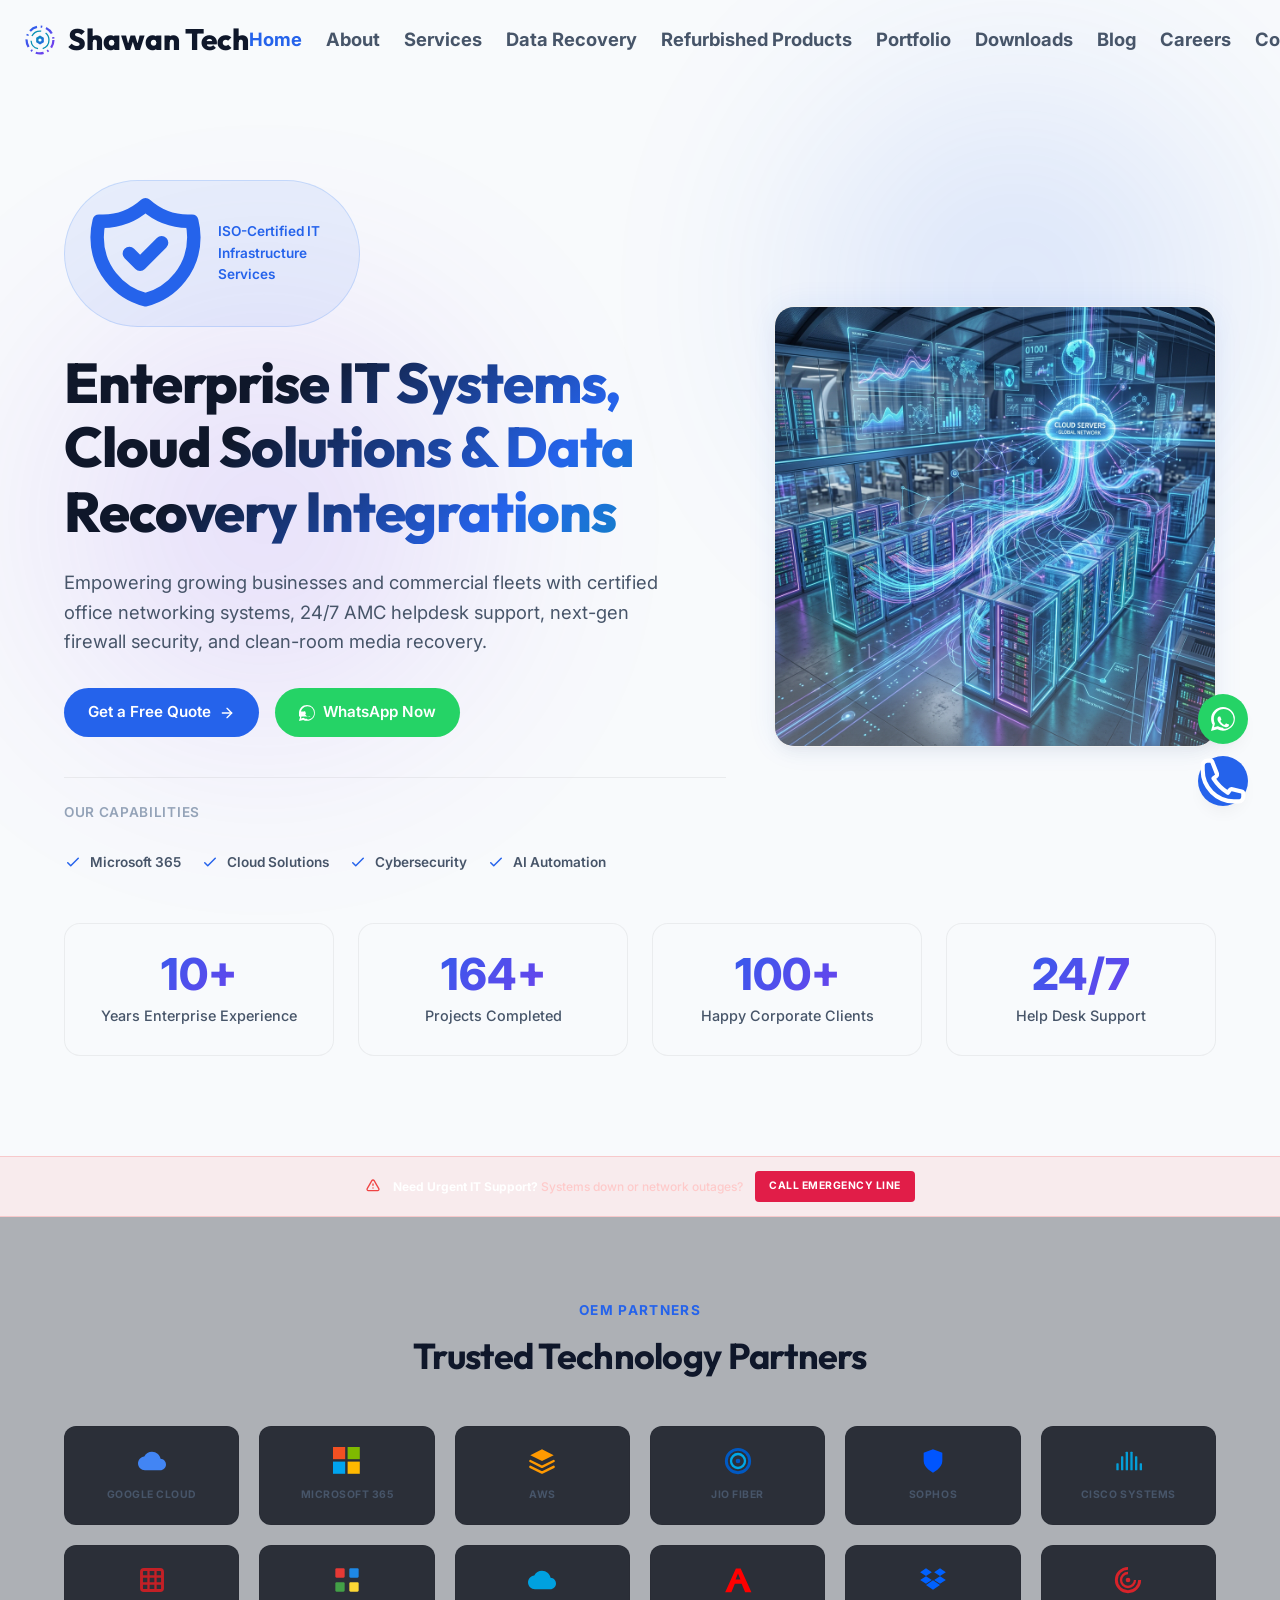
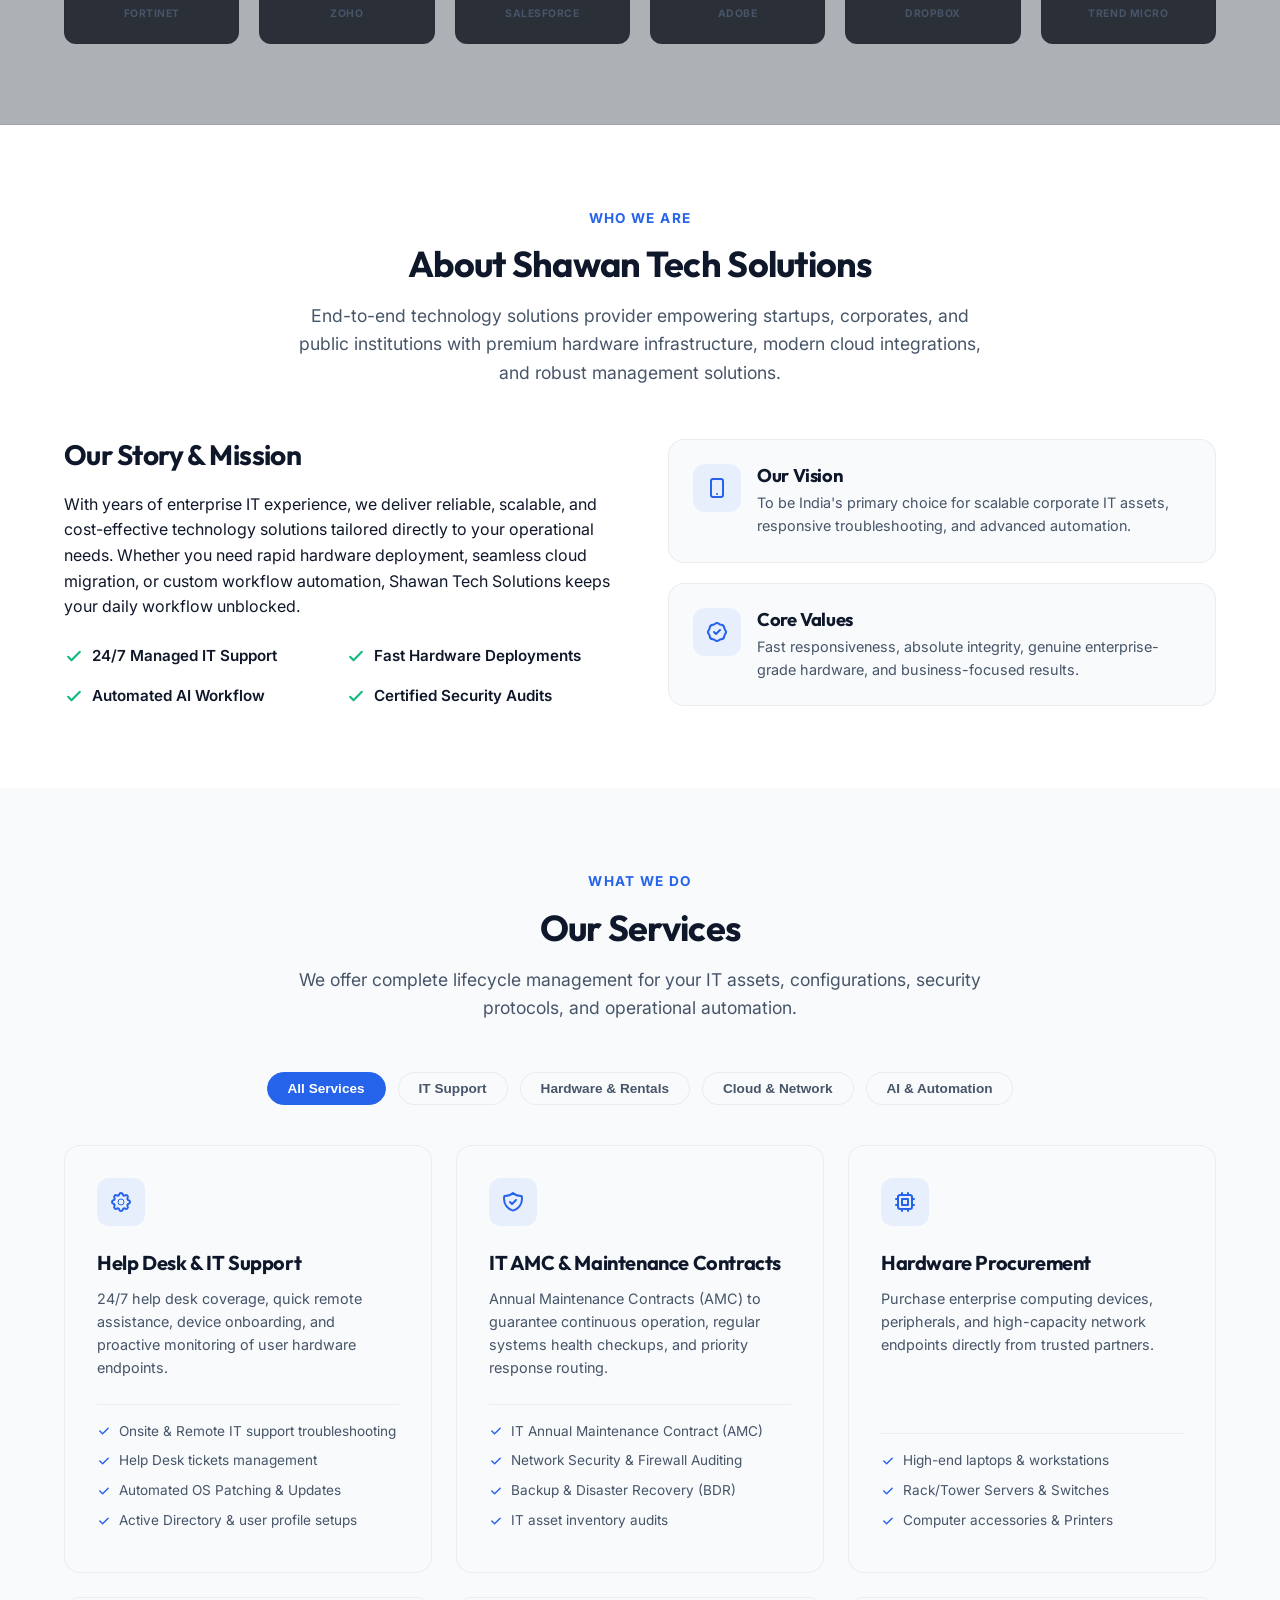
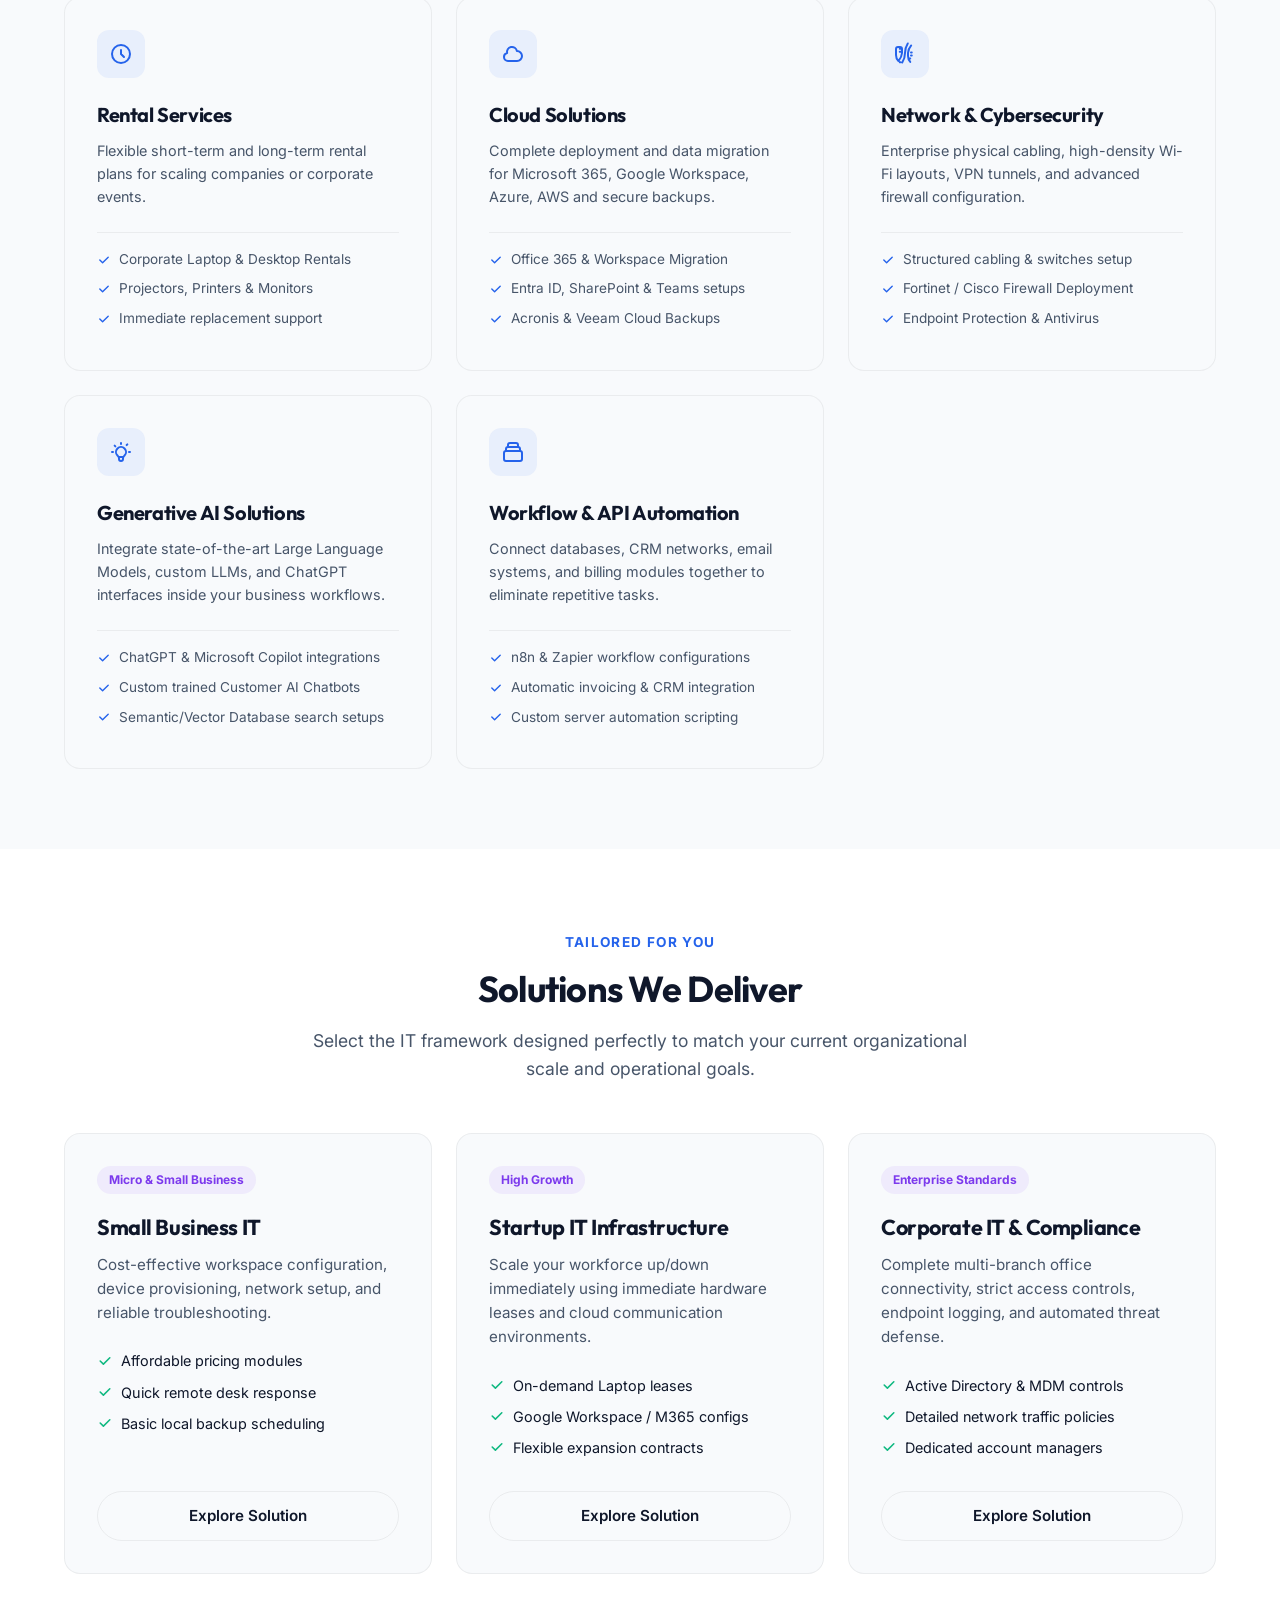
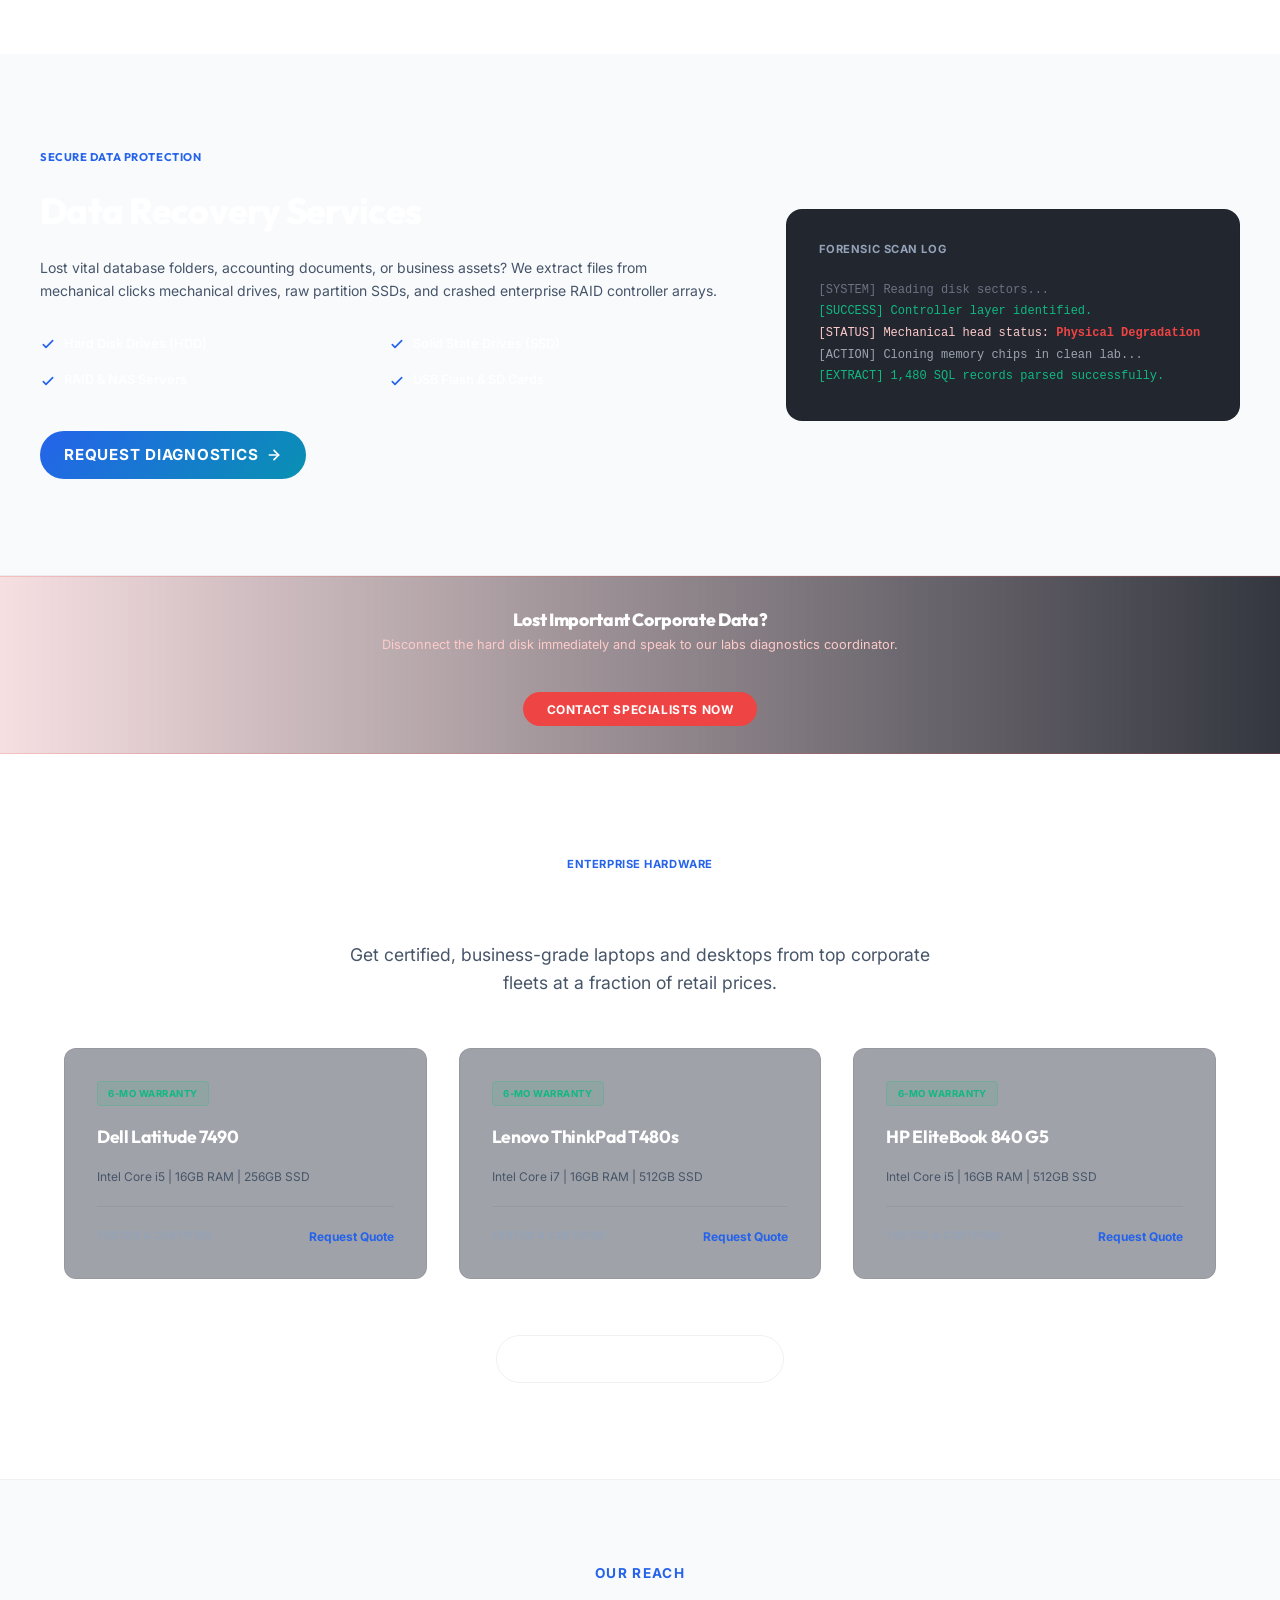
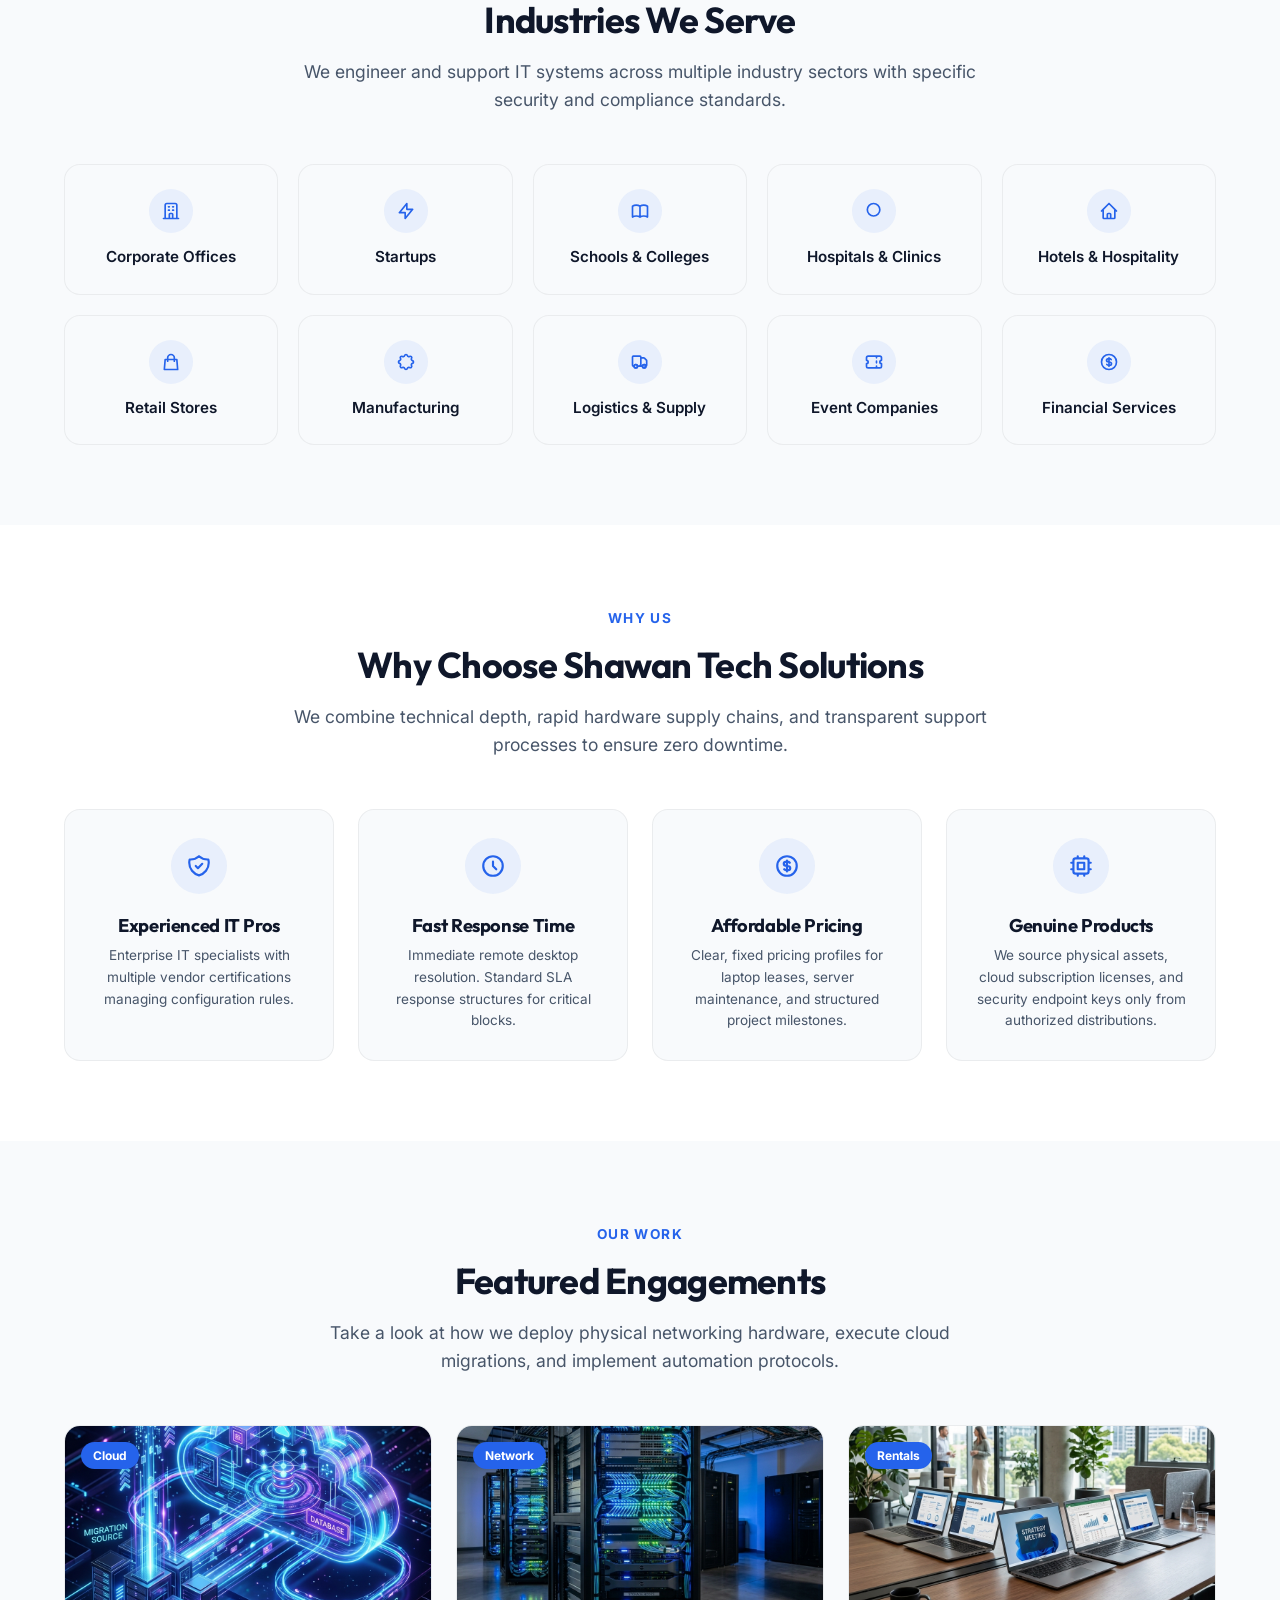
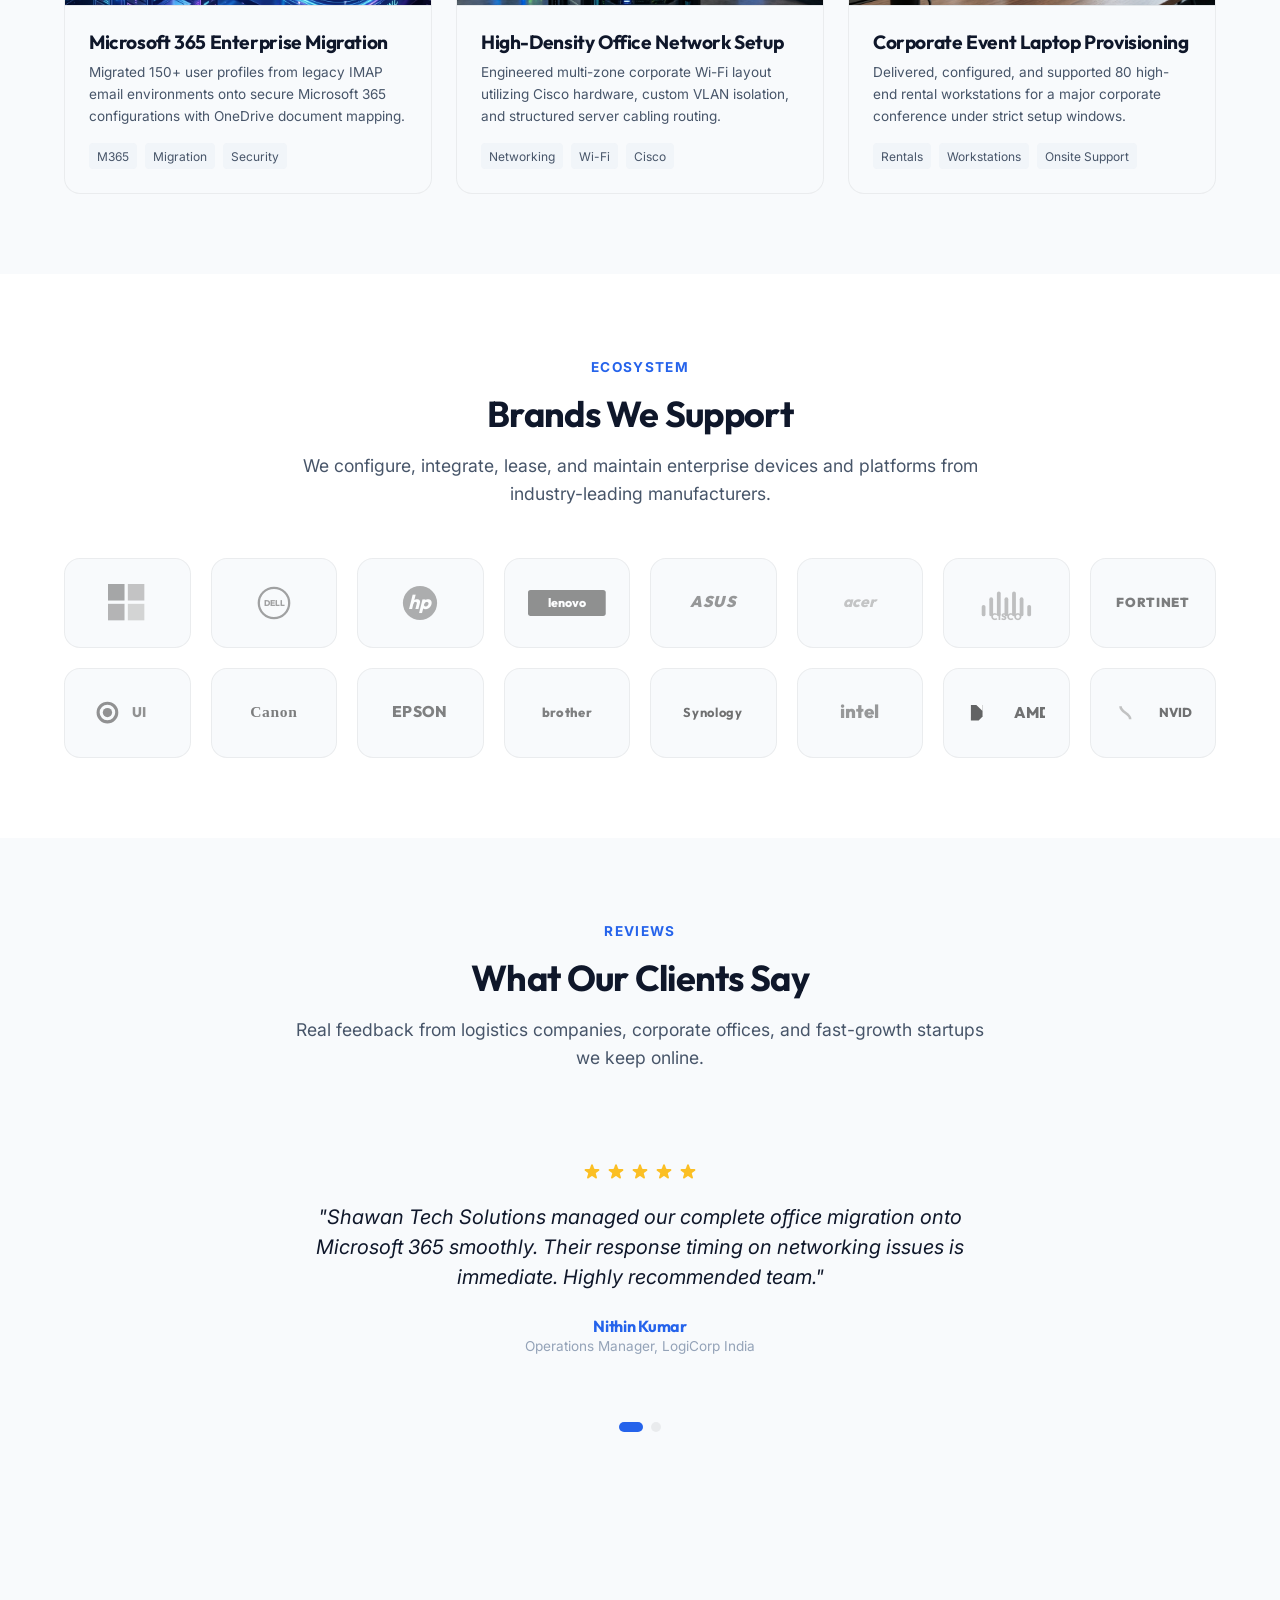
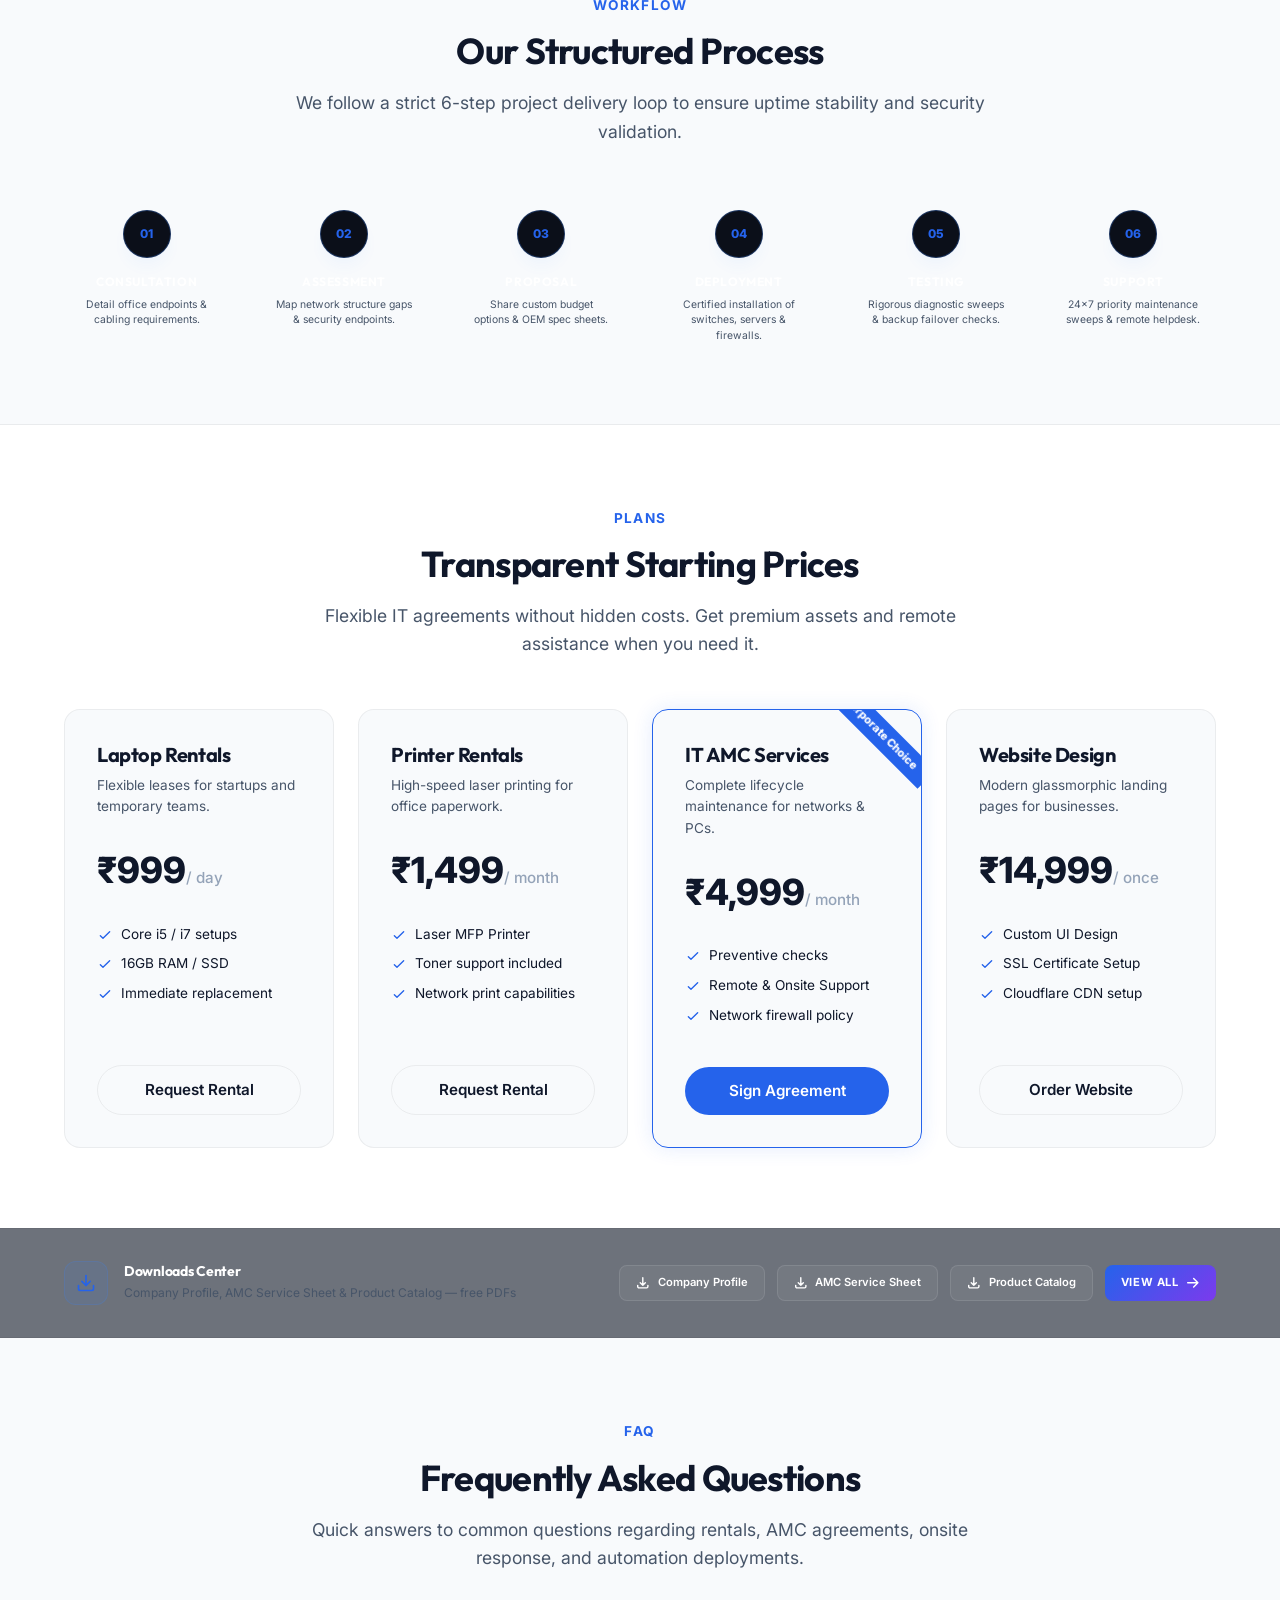
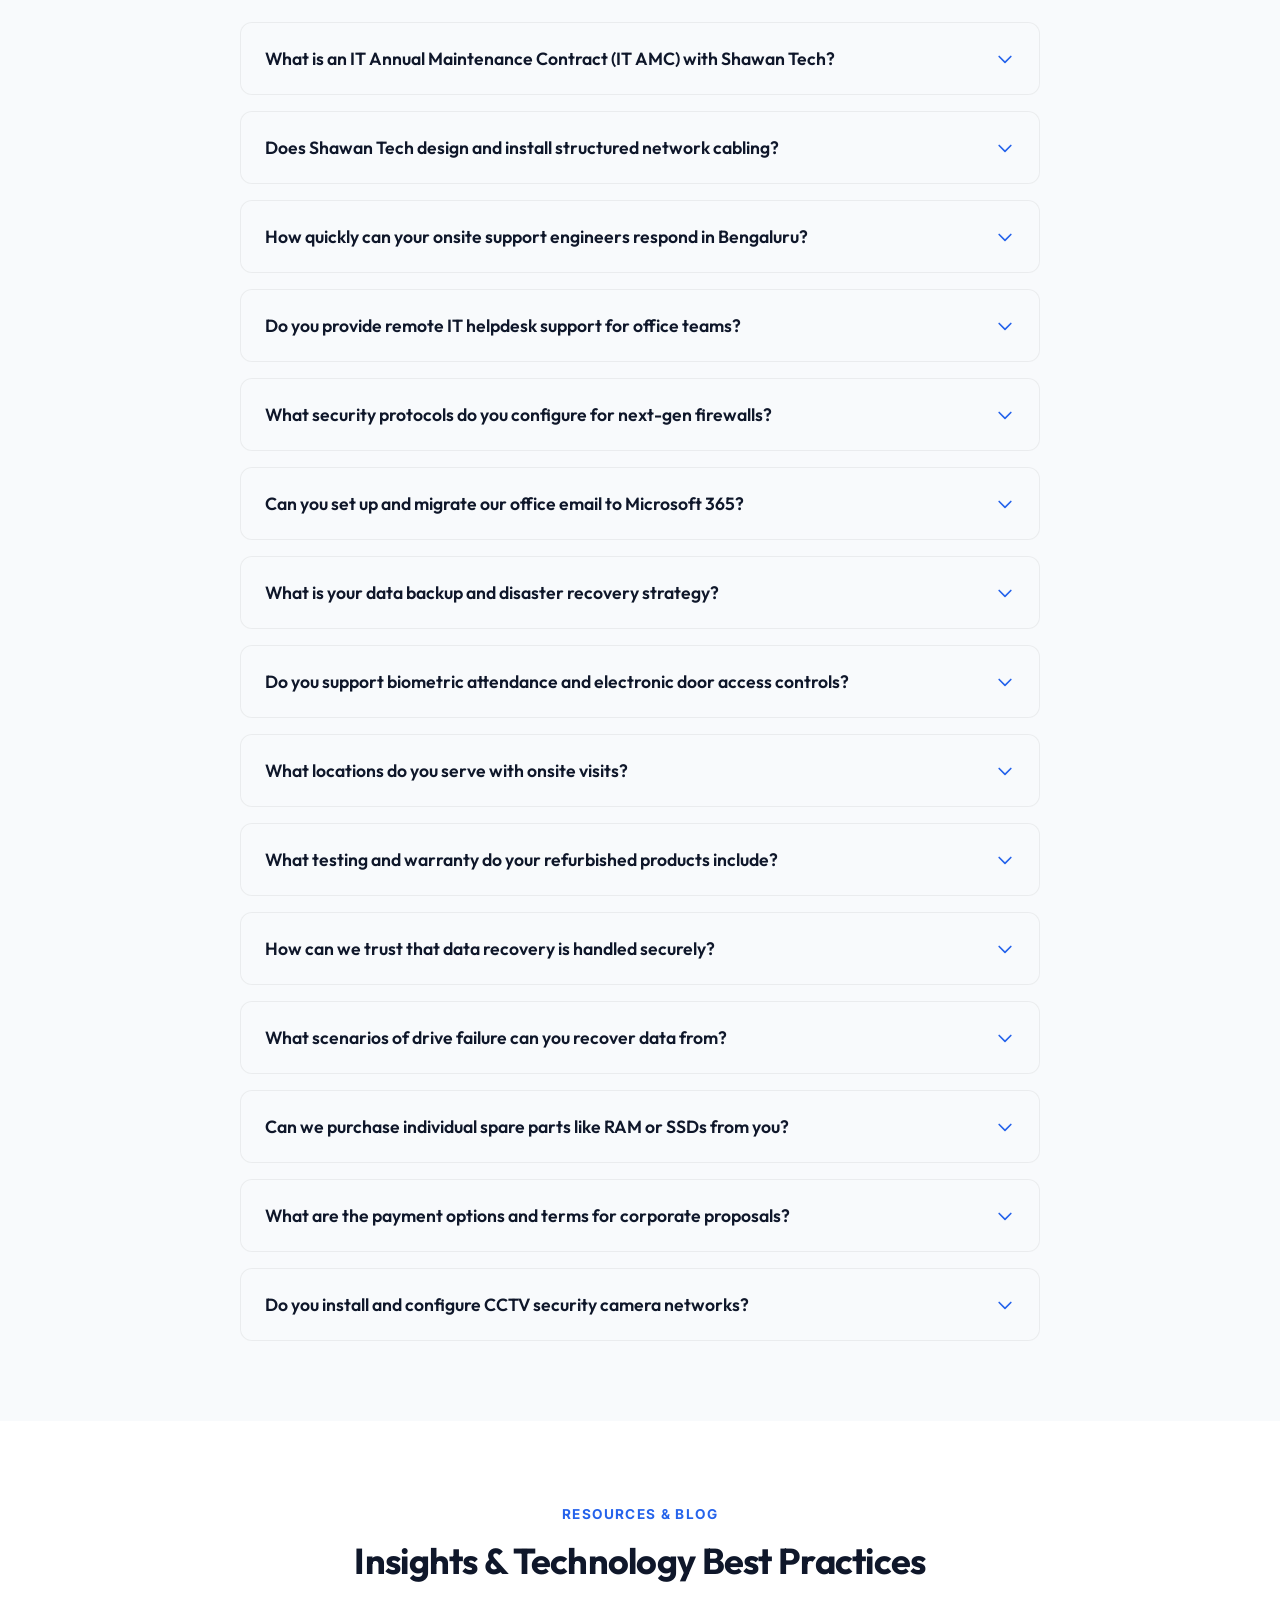
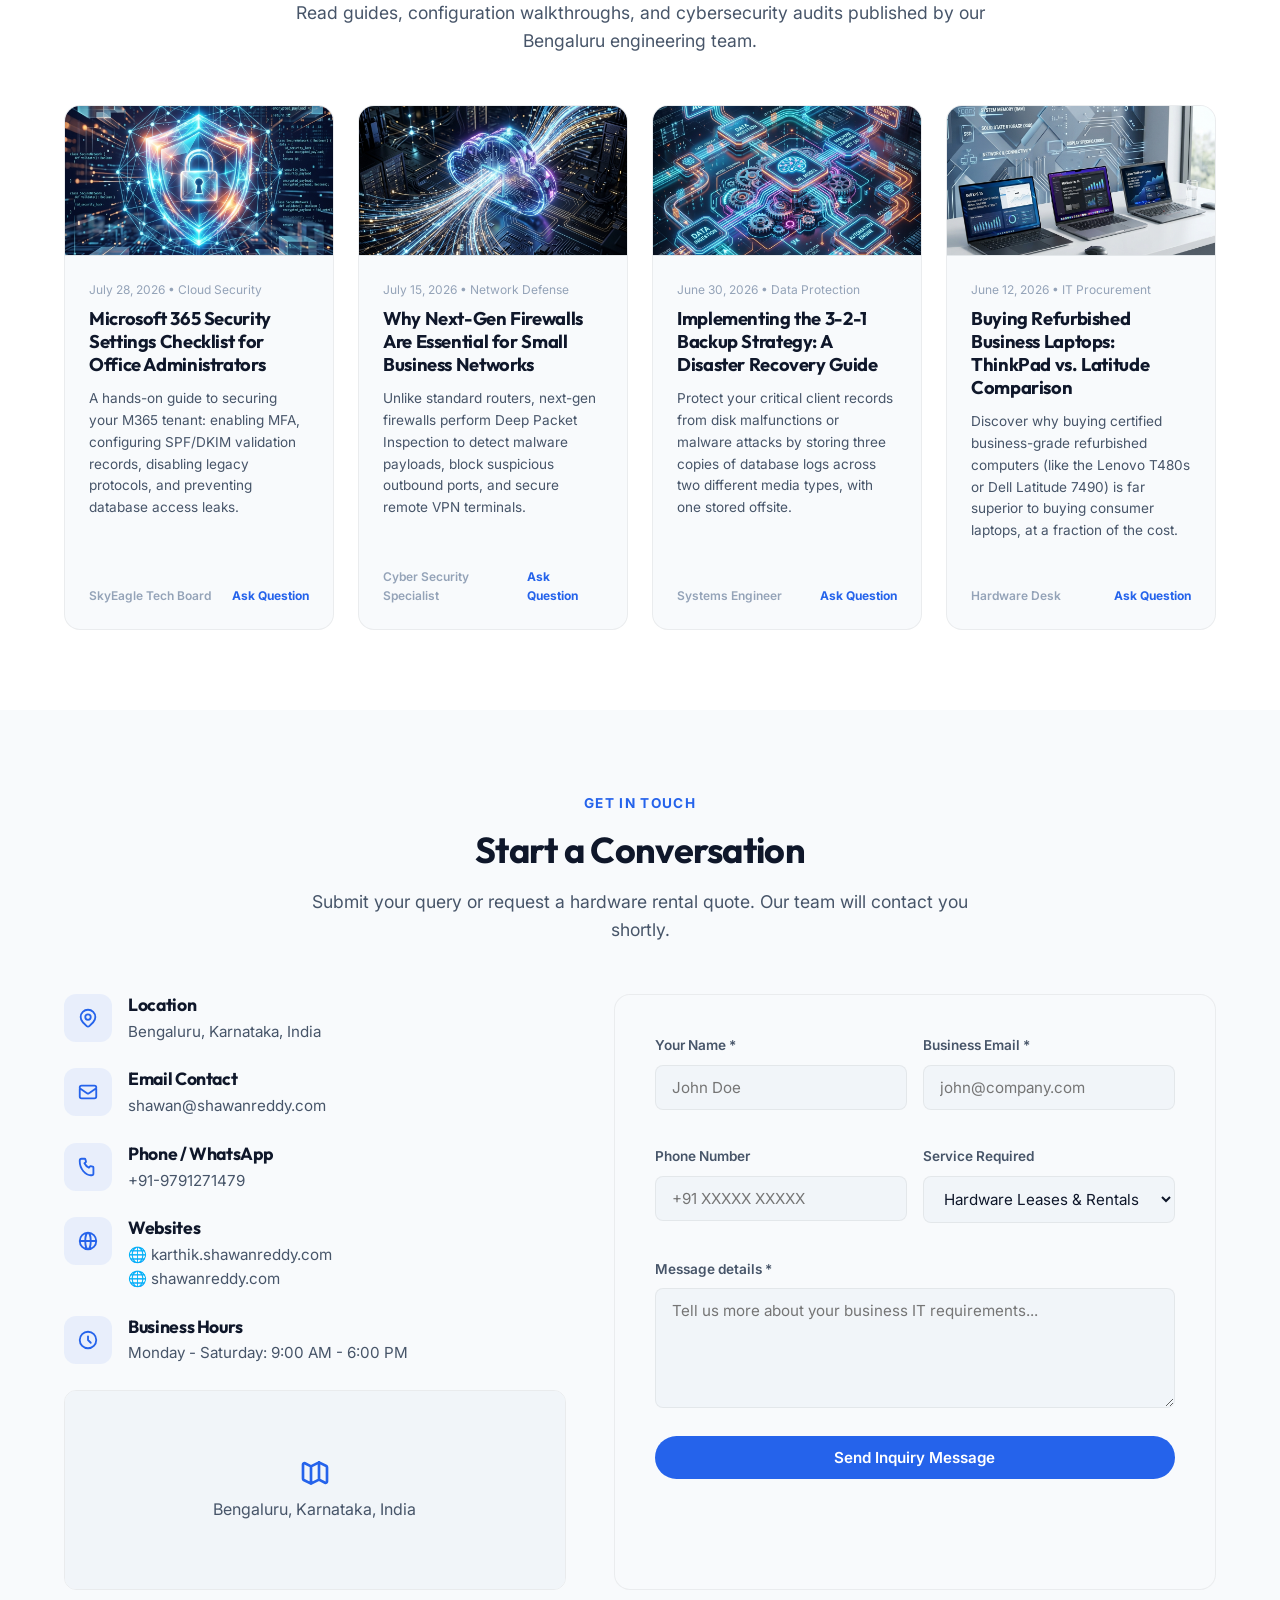
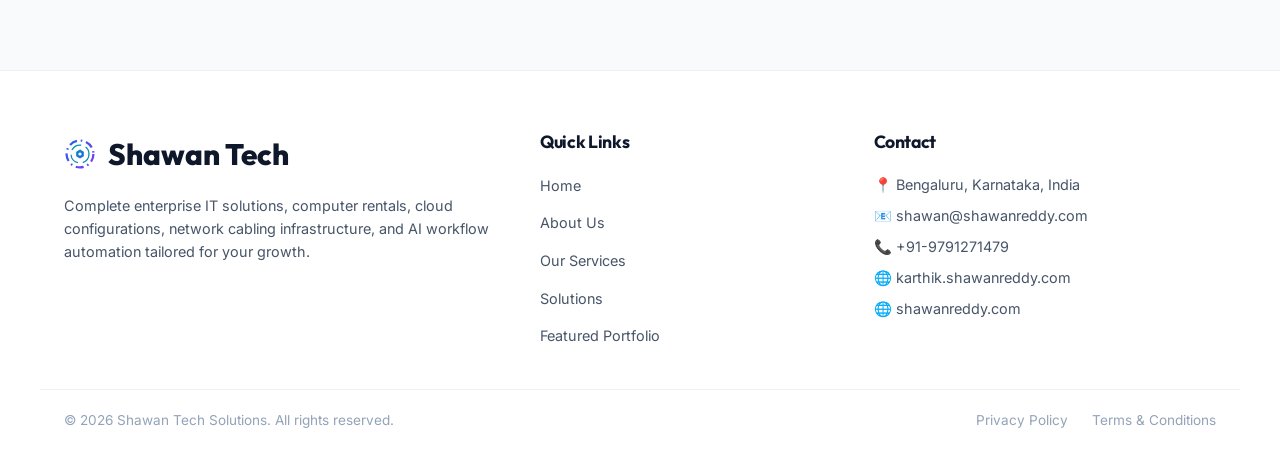
<file: index.html>
<!DOCTYPE html>
<html lang="en" data-theme="dark">
<head>
    <meta charset="UTF-8">
    <meta name="viewport" content="width=device-width, initial-scale=1.0">
    <title>Shawan Tech Solutions - Premium MSP, Cloud, Rentals & AI Automation Services</title>
    
    <!-- Meta Descriptions & SEO -->
    <meta name="description" content="Welcome to Shawan Tech Solutions. We provide end-to-end managed IT services, remote & onsite support, IT AMC, laptop rentals, cloud solutions, networking, cybersecurity, and AI automation tailored to your business.">
    <meta name="keywords" content="IT Support Bangalore, Laptop Rental Bangalore, Printer Rental Bangalore, Managed IT Services, Microsoft 365 Support, Google Workspace Support, Cloud Migration, Firewall Installation, Cybersecurity Services, Website Development, Domain & Hosting, AI Automation, Business IT Solutions, IT AMC Services">
    <meta name="author" content="Shawan Tech Solutions">
    
    <!-- Open Graph / Facebook -->
    <meta property="og:type" content="website">
    <meta property="og:url" content="https://karthik.shawanreddy.com/">
    <meta property="og:title" content="Shawan Tech Solutions | Enterprise IT Support & Rentals">
    <meta property="og:description" content="End-to-end Managed IT Services, Computer Rentals, Cloud Solutions, and AI Automation in Bangalore.">
    <meta property="og:image" content="https://karthik.shawanreddy.com/assets/images/og-image.jpg">

    <!-- Twitter -->
    <meta property="twitter:card" content="summary_large_image">
    <meta property="twitter:url" content="https://karthik.shawanreddy.com/">
    <meta property="twitter:title" content="Shawan Tech Solutions | Enterprise IT Support & Rentals">
    <meta property="twitter:description" content="End-to-end Managed IT Services, Computer Rentals, Cloud Solutions, and AI Automation in Bangalore.">

    <link rel="stylesheet" href="style.css">
    <link rel="manifest" href="manifest.webmanifest">
    <link rel="icon" type="image/svg+xml" href="data:image/svg+xml,<svg xmlns='http://www.w3.org/2000/svg' viewBox='0 0 100 100' fill='none'><circle cx='50' cy='50' r='42' stroke='%232563eb' stroke-width='8' stroke-dasharray='25 12' /><circle cx='50' cy='50' r='28' stroke='%233b82f6' stroke-width='4' /><polygon points='50 36, 62 43, 62 57, 50 64, 38 57, 38 43' fill='%232563eb' /><circle cx='50' cy='50' r='5' fill='%23ffffff' /></svg>">
    
    <!-- JSON-LD Structured Data Schema -->
    <script type="application/ld+json">
    {
      "@context": "https://schema.org",
      "@type": "ITBusiness",
      "name": "Shawan Tech Solutions",
      "alternateName": "Shawan Tech",
      "url": "https://karthik.shawanreddy.com",
      "logo": "https://karthik.shawanreddy.com/assets/icons/logo.png",
      "contactPoint": {
        "@type": "ContactPoint",
        "telephone": "+91-9791271479",
        "contactType": "customer service",
        "email": "shawan@shawanreddy.com",
        "areaServed": "IN",
        "availableLanguage": "en"
      },
      "address": {
        "@type": "PostalAddress",
        "addressLocality": "Bengaluru",
        "addressRegion": "Karnataka",
        "addressCountry": "India"
      },
      "sameAs": [
        "https://www.linkedin.com/company/shawan-tech-solutions"
      ]
    }
    </script>
</head>
<body>

    <!-- Ambient background glows -->
    <div class="ambient-glow glow-primary"></div>
    <div class="ambient-glow glow-secondary"></div>

    <!-- Page Loader -->
    <div id="page-loader">
        <div class="loader-spinner"></div>
    </div>

    <!-- Header / Sticky Navigation -->
    <header>
        <div class="container nav-container">
            <a href="#home" class="logo">
                <svg viewBox="0 0 100 100" xmlns="http://www.w3.org/2000/svg" fill="none">
                    <defs>
                        <linearGradient id="logo-grad" x1="0%" y1="0%" x2="100%" y2="100%">
                            <stop offset="0%" stop-color="var(--primary)" />
                            <stop offset="100%" stop-color="var(--accent)" />
                        </linearGradient>
                        <linearGradient id="logo-grad-inner" x1="0%" y1="0%" x2="100%" y2="100%">
                            <stop offset="0%" stop-color="var(--secondary)" />
                            <stop offset="100%" stop-color="var(--primary)" />
                        </linearGradient>
                    </defs>
                    <circle cx="50" cy="50" r="42" stroke="url(#logo-grad)" stroke-width="7" stroke-dasharray="25 12 5 12" />
                    <circle cx="50" cy="50" r="28" stroke="var(--secondary)" stroke-width="4" stroke-dasharray="35 15" />
                    <polygon points="50 36, 62 43, 62 57, 50 64, 38 57, 38 43" fill="url(#logo-grad-inner)" />
                    <circle cx="50" cy="50" r="5" fill="#ffffff" />
                </svg>
                Shawan Tech
            </a>
            <nav class="nav-links">
                <a href="#home" class="active">Home</a>
                <a href="#about">About</a>
                <a href="#services">Services</a>
                <a href="data-recovery/index.html">Data Recovery</a>
                <a href="refurbished-products/index.html">Refurbished Products</a>
                <a href="#portfolio">Portfolio</a>
                <a href="#downloads">Downloads</a>
                <a href="#blog">Blog</a>
                <a href="careers/index.html">Careers</a>
                <a href="#contact">Contact</a>
            </nav>
            <div class="nav-actions">
                <button id="theme-toggle" class="btn-theme" aria-label="Toggle Light/Dark Theme">
                    <!-- Icon replaced dynamically by app.js -->
                </button>
                <a href="#contact" class="btn btn-primary">Get Free Quote</a>
            </div>
            <button class="hamburger" id="mobile-menu-btn" aria-label="Toggle Navigation Menu">
                <span></span>
                <span></span>
                <span></span>
            </button>
        </div>
    </header>

    <!-- Mobile Nav Drawer -->
    <div class="mobile-menu" id="mobile-menu">
        <a href="#home" class="mobile-link">Home</a>
        <a href="#about" class="mobile-link">About</a>
        <a href="#services" class="mobile-link">Services</a>
        <a href="data-recovery/index.html" class="mobile-link">Data Recovery</a>
        <a href="refurbished-products/index.html" class="mobile-link">Refurbished Products</a>
        <a href="#portfolio" class="mobile-link">Portfolio</a>
        <a href="#downloads" class="mobile-link">Downloads</a>
        <a href="#blog" class="mobile-link">Blog</a>
        <a href="careers/index.html" class="mobile-link">Careers</a>
        <a href="#contact" class="mobile-link">Contact</a>
        <div style="margin-top: 2rem; display: flex; flex-direction: column; gap: 1rem;">
            <a href="#contact" class="btn btn-primary" style="text-align: center;">Get Free Quote</a>
        </div>
    </div>

    <!-- Main Content -->
    <main>

        <!-- Hero Section -->
        <section id="home" class="hero">
            <div class="container">
                <div class="hero-grid">
                    <div class="hero-content scroll-reveal">
                        <div class="hero-tag">
                            <svg class="w-4 h-4" fill="none" stroke="currentColor" viewBox="0 0 24 24"><path stroke-linecap="round" stroke-linejoin="round" stroke-width="2.5" d="M9 12l2 2 4-4m5.618-4.016A11.955 11.955 0 0112 2.944a11.955 11.955 0 01-8.618 3.04A12.02 12.02 0 003 9c0 5.591 3.824 10.29 9 11.622 5.176-1.332 9-6.03 9-11.622 0-1.042-.133-2.052-.382-3.016z"></path></svg>
                            ISO-Certified IT Infrastructure Services
                        </div>
                        <h1 class="hero-title">Enterprise IT Systems, Cloud Solutions & Data Recovery Integrations</h1>
                        <p class="hero-description">Empowering growing businesses and commercial fleets with certified office networking systems, 24/7 AMC helpdesk support, next-gen firewall security, and clean-room media recovery.</p>
                        
                        <div class="hero-ctas">
                            <a href="#contact" class="btn btn-primary">
                                Get a Free Quote
                                <svg xmlns="http://www.w3.org/2000/svg" width="16" height="16" viewBox="0 0 24 24" fill="none" stroke="currentColor" stroke-width="2" stroke-linecap="round" stroke-linejoin="round"><line x1="5" y1="12" x2="19" y2="12"></line><polyline points="12 5 19 12 12 19"></polyline></svg>
                            </a>
                            <a href="https://wa.me/919791271479" class="btn btn-whatsapp" target="_blank">
                                <svg xmlns="http://www.w3.org/2000/svg" width="16" height="16" fill="currentColor" class="bi bi-whatsapp" viewBox="0 0 16 16"><path d="M13.601 2.326A7.854 7.854 0 0 0 7.994 0C3.627 0 .068 3.558.064 7.926c0 1.399.366 2.76 1.057 3.965L0 16l4.204-1.102a7.933 7.933 0 0 0 3.79.948h.008c4.368 0 7.928-3.558 7.93-7.93a7.897 7.897 0 0 0-2.333-5.593l-.018-.019zm-5.602 11.5c-1.166 0-2.31-.314-3.313-.91l-.237-.14-2.467.647.658-2.404-.154-.246A6.602 6.602 0 0 1 1.88 7.926c0-3.647 2.97-6.617 6.626-6.617 1.77 0 3.433.69 4.686 1.943a6.608 6.608 0 0 1 1.936 4.683c-.004 3.65-2.97 6.617-6.626 6.617zm3.654-2.234c-.19-.095-1.125-.556-1.299-.619-.174-.063-.301-.095-.427.095-.127.19-.49.619-.6.73-.11.114-.221.127-.412.031-.19-.095-.803-.296-1.53-1.047-.565-.504-.946-1.128-1.058-1.32-.11-.19-.012-.292.083-.387.086-.085.19-.221.285-.33.095-.11.127-.19.19-.32.063-.13.032-.243-.016-.339-.047-.095-.427-1.03-.585-1.41-.154-.374-.3-.323-.427-.329-.11-.006-.237-.008-.363-.008-.126 0-.332.047-.506.236-.174.19-.664.65-664 1.58 0 .93.676 1.826.772 1.95.096.127 1.328 2.029 3.218 2.846.45.195.8.311 1.074.398.452.143.862.123 1.187.075.362-.054 1.125-.46 1.282-.905.158-.444.158-.825.11-.905-.047-.08-.175-.127-.365-.221z"/></svg>
                                WhatsApp Now
                            </a>
                        </div>

                        <div class="hero-trust-badges">
                            <span class="trust-badge-title">Our Capabilities</span>
                            <div class="trust-badge">
                                <svg class="w-4 h-4" fill="none" stroke="currentColor" viewBox="0 0 24 24"><path stroke-linecap="round" stroke-linejoin="round" stroke-width="2" d="M5 13l4 4L19 7"></path></svg>
                                Microsoft 365
                            </div>
                            <div class="trust-badge">
                                <svg class="w-4 h-4" fill="none" stroke="currentColor" viewBox="0 0 24 24"><path stroke-linecap="round" stroke-linejoin="round" stroke-width="2" d="M5 13l4 4L19 7"></path></svg>
                                Cloud Solutions
                            </div>
                            <div class="trust-badge">
                                <svg class="w-4 h-4" fill="none" stroke="currentColor" viewBox="0 0 24 24"><path stroke-linecap="round" stroke-linejoin="round" stroke-width="2" d="M5 13l4 4L19 7"></path></svg>
                                Cybersecurity
                            </div>
                            <div class="trust-badge">
                                <svg class="w-4 h-4" fill="none" stroke="currentColor" viewBox="0 0 24 24"><path stroke-linecap="round" stroke-linejoin="round" stroke-width="2" d="M5 13l4 4L19 7"></path></svg>
                                AI Automation
                            </div>
                        </div>
                    </div>
                    <div class="hero-graphics scroll-reveal">
                        <div class="hero-image-wrapper">
                            <img src="assets/images/hero_banner.png" alt="Shawan Tech Solutions Enterprise IT Banner" class="hero-banner-image">
                            <div class="hero-image-overlay"></div>
                        </div>
                    </div>
                </div>

                <!-- Stats Section -->
                <div class="stats-container">
                    <div class="glass-card stat-card">
                        <div class="stat-number" data-target="10" data-suffix="+">0+</div>
                        <div class="stat-label">Years Enterprise Experience</div>
                    </div>
                    <div class="glass-card stat-card">
                        <div class="stat-number" data-target="200" data-suffix="+">0+</div>
                        <div class="stat-label">Projects Completed</div>
                    </div>
                    <div class="glass-card stat-card">
                        <div class="stat-number" data-target="100" data-suffix="+">0+</div>
                        <div class="stat-label">Happy Corporate Clients</div>
                    </div>
                    <div class="glass-card stat-card">
                        <div class="stat-number" data-target="24" data-suffix="/7">0/7</div>
                        <div class="stat-label">Help Desk Support</div>
                    </div>
                </div>
            </div>
        </section>

        <!-- Emergency Support Banner -->
        <div class="emergency-banner">
            <div class="container">
                <svg fill="none" stroke="currentColor" stroke-width="2" viewBox="0 0 24 24" xmlns="http://www.w3.org/2000/svg" style="width: 1rem; height: 1rem; color: #ef4444; flex-shrink: 0;"><path stroke-linecap="round" stroke-linejoin="round" d="M12 9v2m0 4h.01m-6.938 4h13.856c1.54 0 2.502-1.667 1.732-3L13.732 4c-.77-1.333-2.694-1.333-3.464 0L3.34 16c-.77 1.333.192 3 1.732 3z"></path></svg>
                <span><strong>Need Urgent IT Support?</strong> Systems down or network outages?</span>
                <a href="tel:+919791271479" class="btn-emergency">Call Emergency Line</a>
            </div>
        </div>

        <!-- OEM Partners Section -->
        <section class="partners-section">
            <div class="container">
                <div class="section-header scroll-reveal" style="text-align: center; margin-bottom: 2rem;">
                    <span class="section-subtitle">OEM Partners</span>
                    <h2 class="section-title">Trusted Technology Partners</h2>
                </div>

                <div class="partners-grid scroll-reveal">
                    <div class="partner-logo-card">
                        <svg class="w-7 h-7" viewBox="0 0 24 24" style="width: 1.75rem; height: 1.75rem;">
                            <path fill="#4285F4" d="M19.35 10.04C18.67 6.59 15.64 4 12 4 9.11 4 6.6 5.64 5.35 8.04 2.34 8.36 0 10.91 0 14c0 3.31 2.69 6 6 6h13c2.76 0 5-2.24 5-5 0-2.64-2.05-4.78-4.65-4.96z" />
                        </svg>
                        <span>Google Cloud</span>
                    </div>
                    <div class="partner-logo-card">
                        <svg class="w-7 h-7" viewBox="0 0 23 23" style="width: 1.75rem; height: 1.75rem;">
                            <rect x="0" y="0" width="10" height="10" fill="#f25022" />
                            <rect x="12" y="0" width="10" height="10" fill="#7fba00" />
                            <rect x="0" y="12" width="10" height="10" fill="#00a4ef" />
                            <rect x="12" y="12" width="10" height="10" fill="#ffb900" />
                        </svg>
                        <span>Microsoft 365</span>
                    </div>
                    <div class="partner-logo-card">
                        <svg class="w-7 h-7" viewBox="0 0 24 24" fill="none" style="width: 1.75rem; height: 1.75rem;">
                            <path d="M12 2L2 7l10 5 10-5-10-5z" fill="#ff9900" />
                            <path d="M2 17l10 5 10-5M2 12l10 5 10-5" stroke="#ff9900" stroke-width="2" stroke-linecap="round" stroke-linejoin="round" />
                        </svg>
                        <span>AWS</span>
                    </div>
                    <div class="partner-logo-card">
                        <svg class="w-7 h-7" viewBox="0 0 24 24" style="width: 1.75rem; height: 1.75rem;">
                            <circle cx="12" cy="12" r="10" stroke="#0059c3" stroke-width="2.5" fill="none" />
                            <circle cx="12" cy="12" r="6" stroke="#00a8e8" stroke-width="2" fill="none" />
                            <circle cx="12" cy="12" r="2" fill="#0059c3" />
                        </svg>
                        <span>Jio Fiber</span>
                    </div>
                    <div class="partner-logo-card">
                        <svg class="w-7 h-7" viewBox="0 0 24 24" fill="none" style="width: 1.75rem; height: 1.75rem;">
                            <path d="M12 22s8-4 8-10V5l-8-3-8 3v7c0 6 8 10 8 10z" fill="#0055ff" />
                        </svg>
                        <span>Sophos</span>
                    </div>
                    <div class="partner-logo-card">
                        <svg class="w-7 h-7" viewBox="0 0 24 24" fill="#049fd9" style="width: 1.75rem; height: 1.75rem;">
                            <rect x="2" y="14" width="2" height="6" rx="0.5" />
                            <rect x="6" y="8" width="2" height="12" rx="0.5" />
                            <rect x="10" y="4" width="2" height="16" rx="0.5" />
                            <rect x="14" y="4" width="2" height="16" rx="0.5" />
                            <rect x="18" y="8" width="2" height="12" rx="0.5" />
                            <rect x="22" y="14" width="2" height="6" rx="0.5" />
                        </svg>
                        <span>Cisco Systems</span>
                    </div>
                    <div class="partner-logo-card">
                        <svg class="w-7 h-7" viewBox="0 0 24 24" fill="none" style="width: 1.75rem; height: 1.75rem;">
                            <rect x="3" y="3" width="18" height="18" rx="2" stroke="#c32026" stroke-width="2.5" />
                            <path d="M9 3v18M15 3v18M3 9h18M3 15h18" stroke="#c32026" stroke-width="2" />
                        </svg>
                        <span>Fortinet</span>
                    </div>
                    <div class="partner-logo-card">
                        <svg class="w-7 h-7" viewBox="0 0 24 24" style="width: 1.75rem; height: 1.75rem;">
                            <rect x="2" y="2" width="8" height="8" rx="1" fill="#e53935" />
                            <rect x="14" y="2" width="8" height="8" rx="1" fill="#1e88e5" />
                            <rect x="2" y="14" width="8" height="8" rx="1" fill="#43a047" />
                            <rect x="14" y="14" width="8" height="8" rx="1" fill="#fdd835" />
                        </svg>
                        <span>Zoho</span>
                    </div>
                    <div class="partner-logo-card">
                        <svg class="w-7 h-7" viewBox="0 0 24 24" fill="#00a1e0" style="width: 1.75rem; height: 1.75rem;">
                            <path d="M19.35 10.04C18.67 6.59 15.64 4 12 4 9.11 4 6.6 5.64 5.35 8.04 2.34 8.36 0 10.91 0 14c0 3.31 2.69 6 6 6h13c2.76 0 5-2.24 5-5 0-2.64-2.05-4.78-4.65-4.96z" />
                        </svg>
                        <span>Salesforce</span>
                    </div>
                    <div class="partner-logo-card">
                        <svg class="w-7 h-7" viewBox="0 0 24 24" fill="#ff0000" style="width: 1.75rem; height: 1.75rem;">
                            <path d="M14.3 2.1l9.2 20.3h-5.4l-3-7.2H9.3l-3 7.2H1L10.2 2.1h4.1zM12 6.5L9.9 11.5h4.2L12 6.5z" />
                        </svg>
                        <span>Adobe</span>
                    </div>
                    <div class="partner-logo-card">
                        <svg class="w-7 h-7" viewBox="0 0 24 24" fill="#0061ff" style="width: 1.75rem; height: 1.75rem;">
                            <path d="M6 2L1 5.3l5 3.3 5-3.3L6 2zm12 0l-5 3.3 5 3.3 5-3.3L18 2zM1 12l5 3.3 5-3.3-5-3.3-5 3.3zm17-3.3l-5 3.3 5 3.3 5-3.3-5-3.3zM6 16.3l6 4 6-4-6-4.1-6 4.1z" />
                        </svg>
                        <span>Dropbox</span>
                    </div>
                    <div class="partner-logo-card">
                        <svg class="w-7 h-7" viewBox="0 0 24 24" fill="none" style="width: 1.75rem; height: 1.75rem;">
                            <path d="M12 2a10 10 0 1010 10" stroke="#d8232a" stroke-width="2.5" />
                            <path d="M12 6a6 6 0 106 6" stroke="#d8232a" stroke-width="2" />
                            <circle cx="12" cy="12" r="2" fill="#d8232a" />
                        </svg>
                        <span>Trend Micro</span>
                    </div>
                </div>
            </div>
        </section>

        <!-- About Us Section -->
        <section id="about" style="background-color: var(--bg-secondary);">
            <div class="container">
                <div class="section-header scroll-reveal">
                    <span class="section-subtitle">Who We Are</span>
                    <h2 class="section-title">About Shawan Tech Solutions</h2>
                    <p class="section-description">End-to-end technology solutions provider empowering startups, corporates, and public institutions with premium hardware infrastructure, modern cloud integrations, and robust management solutions.</p>
                </div>
                
                <div class="about-grid">
                    <div class="about-content scroll-reveal">
                        <h3>Our Story & Mission</h3>
                        <p>With years of enterprise IT experience, we deliver reliable, scalable, and cost-effective technology solutions tailored directly to your operational needs. Whether you need rapid hardware deployment, seamless cloud migration, or custom workflow automation, Shawan Tech Solutions keeps your daily workflow unblocked.</p>
                        
                        <div class="about-bullets">
                            <div class="about-bullet-item">
                                <svg fill="none" stroke="currentColor" viewBox="0 0 24 24"><path stroke-linecap="round" stroke-linejoin="round" stroke-width="2.5" d="M5 13l4 4L19 7"></path></svg>
                                24/7 Managed IT Support
                            </div>
                            <div class="about-bullet-item">
                                <svg fill="none" stroke="currentColor" viewBox="0 0 24 24"><path stroke-linecap="round" stroke-linejoin="round" stroke-width="2.5" d="M5 13l4 4L19 7"></path></svg>
                                Fast Hardware Deployments
                            </div>
                            <div class="about-bullet-item">
                                <svg fill="none" stroke="currentColor" viewBox="0 0 24 24"><path stroke-linecap="round" stroke-linejoin="round" stroke-width="2.5" d="M5 13l4 4L19 7"></path></svg>
                                Automated AI Workflow
                            </div>
                            <div class="about-bullet-item">
                                <svg fill="none" stroke="currentColor" viewBox="0 0 24 24"><path stroke-linecap="round" stroke-linejoin="round" stroke-width="2.5" d="M5 13l4 4L19 7"></path></svg>
                                Certified Security Audits
                            </div>
                        </div>
                    </div>
                    
                    <div class="about-pillars scroll-reveal">
                        <div class="glass-card pillar-card">
                            <div class="pillar-icon">
                                <svg xmlns="http://www.w3.org/2000/svg" fill="none" viewBox="0 0 24 24" stroke-width="2" stroke="currentColor"><path stroke-linecap="round" stroke-linejoin="round" d="M12 18h.01M8 21h8a2 2 0 002-2V5a2 2 0 00-2-2H8a2 2 0 00-2 2v14a2 2 0 002 2z" /></svg>
                            </div>
                            <div>
                                <h4 class="pillar-title">Our Vision</h4>
                                <p class="pillar-desc">To be India's primary choice for scalable corporate IT assets, responsive troubleshooting, and advanced automation.</p>
                            </div>
                        </div>

                        <div class="glass-card pillar-card">
                            <div class="pillar-icon">
                                <svg xmlns="http://www.w3.org/2000/svg" fill="none" viewBox="0 0 24 24" stroke-width="2" stroke="currentColor"><path stroke-linecap="round" stroke-linejoin="round" d="M9 12l2 2 4-4M7.835 4.697a3.42 3.42 0 001.946-.806 3.42 3.42 0 014.438 0 3.42 3.42 0 001.946.806 3.42 3.42 0 013.138 3.138 3.42 3.42 0 00.806 1.946 3.42 3.42 0 010 4.438 3.42 3.42 0 00-.806 1.946 3.42 3.42 0 01-3.138 3.138 3.42 3.42 0 00-1.946.806 3.42 3.42 0 01-4.438 0 3.42 3.42 0 00-1.946-.806 3.42 3.42 0 01-3.138-3.138 3.42 3.42 0 00-.806-1.946 3.42 3.42 0 010-4.438 3.42 3.42 0 00.806-1.946 3.42 3.42 0 013.138-3.138z" /></svg>
                            </div>
                            <div>
                                <h4 class="pillar-title">Core Values</h4>
                                <p class="pillar-desc">Fast responsiveness, absolute integrity, genuine enterprise-grade hardware, and business-focused results.</p>
                            </div>
                        </div>
                    </div>
                </div>
            </div>
        </section>

        <!-- Services Section -->
        <section id="services">
            <div class="container">
                <div class="section-header scroll-reveal">
                    <span class="section-subtitle">What We Do</span>
                    <h2 class="section-title">Our Services</h2>
                    <p class="section-description">We offer complete lifecycle management for your IT assets, configurations, security protocols, and operational automation.</p>
                </div>

                <div class="services-filters scroll-reveal">
                    <button class="filter-btn active" data-filter="all">All Services</button>
                    <button class="filter-btn" data-filter="support">IT Support</button>
                    <button class="filter-btn" data-filter="hardware">Hardware & Rentals</button>
                    <button class="filter-btn" data-filter="cloud">Cloud & Network</button>
                    <button class="filter-btn" data-filter="automation">AI & Automation</button>
                </div>

                <div class="services-grid">
                    
                    <!-- Service Card: Help Desk Support -->
                    <div class="glass-card service-card scroll-reveal" data-category="support">
                        <div class="service-icon">
                            <svg fill="none" stroke="currentColor" viewBox="0 0 24 24"><path stroke-linecap="round" stroke-linejoin="round" stroke-width="2" d="M10.325 4.317c.426-1.756 2.924-1.756 3.35 0a1.724 1.724 0 002.573 1.066c1.543-.94 3.31.826 2.37 2.37a1.724 1.724 0 001.065 2.572c1.756.426 1.756 2.924 0 3.35a1.724 1.724 0 00-1.066 2.573c.94 1.543-.826 3.31-2.37 2.37a1.724 1.724 0 00-2.572 1.065c-.426 1.756-2.924 1.756-3.35 0a1.724 1.724 0 00-2.573-1.066c-1.543.94-3.31-.826-2.37-2.37a1.724 1.724 0 00-1.065-2.572c-1.756-.426-1.756-2.924 0-3.35a1.724 1.724 0 001.066-2.573c-.94-1.543.826-3.31 2.37-2.37.996.608 2.296.07 2.572-1.065z"></path><circle cx="12" cy="12" r="3"></circle></svg>
                        </div>
                        <h3>Help Desk & IT Support</h3>
                        <p>24/7 help desk coverage, quick remote assistance, device onboarding, and proactive monitoring of user hardware endpoints.</p>
                        <ul class="service-list">
                            <li class="service-list-item"><svg viewBox="0 0 20 20" fill="currentColor" class="w-4 h-4"><path fill-rule="evenodd" d="M16.707 5.293a1 1 0 010 1.414l-8 8a1 1 0 01-1.414 0l-4-4a1 1 0 011.414-1.414L8 12.586l7.293-7.293a1 1 0 011.414 0z" clip-rule="evenodd"></path></svg>Onsite & Remote IT support troubleshooting</li>
                            <li class="service-list-item"><svg viewBox="0 0 20 20" fill="currentColor" class="w-4 h-4"><path fill-rule="evenodd" d="M16.707 5.293a1 1 0 010 1.414l-8 8a1 1 0 01-1.414 0l-4-4a1 1 0 011.414-1.414L8 12.586l7.293-7.293a1 1 0 011.414 0z" clip-rule="evenodd"></path></svg>Help Desk tickets management</li>
                            <li class="service-list-item"><svg viewBox="0 0 20 20" fill="currentColor" class="w-4 h-4"><path fill-rule="evenodd" d="M16.707 5.293a1 1 0 010 1.414l-8 8a1 1 0 01-1.414 0l-4-4a1 1 0 011.414-1.414L8 12.586l7.293-7.293a1 1 0 011.414 0z" clip-rule="evenodd"></path></svg>Automated OS Patching & Updates</li>
                            <li class="service-list-item"><svg viewBox="0 0 20 20" fill="currentColor" class="w-4 h-4"><path fill-rule="evenodd" d="M16.707 5.293a1 1 0 010 1.414l-8 8a1 1 0 01-1.414 0l-4-4a1 1 0 011.414-1.414L8 12.586l7.293-7.293a1 1 0 011.414 0z" clip-rule="evenodd"></path></svg>Active Directory & user profile setups</li>
                        </ul>
                    </div>

                    <!-- Service Card: AMC Contracts -->
                    <div class="glass-card service-card scroll-reveal" data-category="support">
                        <div class="service-icon">
                            <svg fill="none" stroke="currentColor" viewBox="0 0 24 24"><path stroke-linecap="round" stroke-linejoin="round" stroke-width="2" d="M9 12l2 2 4-4m5.618-4.016A11.955 11.955 0 0112 2.944a11.955 11.955 0 01-8.618 3.04A12.02 12.02 0 003 9c0 5.591 3.824 10.29 9 11.622 5.176-1.332 9-6.03 9-11.622 0-1.042-.133-2.052-.382-3.016z"></path></svg>
                        </div>
                        <h3>IT AMC & Maintenance Contracts</h3>
                        <p>Annual Maintenance Contracts (AMC) to guarantee continuous operation, regular systems health checkups, and priority response routing.</p>
                        <ul class="service-list">
                            <li class="service-list-item"><svg viewBox="0 0 20 20" fill="currentColor" class="w-4 h-4"><path fill-rule="evenodd" d="M16.707 5.293a1 1 0 010 1.414l-8 8a1 1 0 01-1.414 0l-4-4a1 1 0 011.414-1.414L8 12.586l7.293-7.293a1 1 0 011.414 0z" clip-rule="evenodd"></path></svg>IT Annual Maintenance Contract (AMC)</li>
                            <li class="service-list-item"><svg viewBox="0 0 20 20" fill="currentColor" class="w-4 h-4"><path fill-rule="evenodd" d="M16.707 5.293a1 1 0 010 1.414l-8 8a1 1 0 01-1.414 0l-4-4a1 1 0 011.414-1.414L8 12.586l7.293-7.293a1 1 0 011.414 0z" clip-rule="evenodd"></path></svg>Network Security & Firewall Auditing</li>
                            <li class="service-list-item"><svg viewBox="0 0 20 20" fill="currentColor" class="w-4 h-4"><path fill-rule="evenodd" d="M16.707 5.293a1 1 0 010 1.414l-8 8a1 1 0 01-1.414 0l-4-4a1 1 0 011.414-1.414L8 12.586l7.293-7.293a1 1 0 011.414 0z" clip-rule="evenodd"></path></svg>Backup & Disaster Recovery (BDR)</li>
                            <li class="service-list-item"><svg viewBox="0 0 20 20" fill="currentColor" class="w-4 h-4"><path fill-rule="evenodd" d="M16.707 5.293a1 1 0 010 1.414l-8 8a1 1 0 01-1.414 0l-4-4a1 1 0 011.414-1.414L8 12.586l7.293-7.293a1 1 0 011.414 0z" clip-rule="evenodd"></path></svg>IT asset inventory audits</li>
                        </ul>
                    </div>

                    <!-- Service Card: Hardware Sales -->
                    <div class="glass-card service-card scroll-reveal" data-category="hardware">
                        <div class="service-icon">
                            <svg fill="none" stroke="currentColor" viewBox="0 0 24 24"><path stroke-linecap="round" stroke-linejoin="round" stroke-width="2" d="M9 3v2m6-2v2M9 19v2m6-2v2M5 9H3m2 6H3m18-6h-2m2 6h-2M7 19h10a2 2 0 002-2V7a2 2 0 00-2-2H7a2 2 0 00-2 2v10a2 2 0 002 2zM9 9h6v6H9V9z"></path></svg>
                        </div>
                        <h3>Hardware Procurement</h3>
                        <p>Purchase enterprise computing devices, peripherals, and high-capacity network endpoints directly from trusted partners.</p>
                        <ul class="service-list">
                            <li class="service-list-item"><svg viewBox="0 0 20 20" fill="currentColor" class="w-4 h-4"><path fill-rule="evenodd" d="M16.707 5.293a1 1 0 010 1.414l-8 8a1 1 0 01-1.414 0l-4-4a1 1 0 011.414-1.414L8 12.586l7.293-7.293a1 1 0 011.414 0z" clip-rule="evenodd"></path></svg>High-end laptops & workstations</li>
                            <li class="service-list-item"><svg viewBox="0 0 20 20" fill="currentColor" class="w-4 h-4"><path fill-rule="evenodd" d="M16.707 5.293a1 1 0 010 1.414l-8 8a1 1 0 01-1.414 0l-4-4a1 1 0 011.414-1.414L8 12.586l7.293-7.293a1 1 0 011.414 0z" clip-rule="evenodd"></path></svg>Rack/Tower Servers & Switches</li>
                            <li class="service-list-item"><svg viewBox="0 0 20 20" fill="currentColor" class="w-4 h-4"><path fill-rule="evenodd" d="M16.707 5.293a1 1 0 010 1.414l-8 8a1 1 0 01-1.414 0l-4-4a1 1 0 011.414-1.414L8 12.586l7.293-7.293a1 1 0 011.414 0z" clip-rule="evenodd"></path></svg>Computer accessories & Printers</li>
                        </ul>
                    </div>

                    <!-- Service Card: Rentals -->
                    <div class="glass-card service-card scroll-reveal" data-category="hardware">
                        <div class="service-icon">
                            <svg fill="none" stroke="currentColor" viewBox="0 0 24 24"><path stroke-linecap="round" stroke-linejoin="round" stroke-width="2" d="M12 8v4l3 3m6-3a9 9 0 11-18 0 9 9 0 0118 0z"></path></svg>
                        </div>
                        <h3>Rental Services</h3>
                        <p>Flexible short-term and long-term rental plans for scaling companies or corporate events.</p>
                        <ul class="service-list">
                            <li class="service-list-item"><svg viewBox="0 0 20 20" fill="currentColor" class="w-4 h-4"><path fill-rule="evenodd" d="M16.707 5.293a1 1 0 010 1.414l-8 8a1 1 0 01-1.414 0l-4-4a1 1 0 011.414-1.414L8 12.586l7.293-7.293a1 1 0 011.414 0z" clip-rule="evenodd"></path></svg>Corporate Laptop & Desktop Rentals</li>
                            <li class="service-list-item"><svg viewBox="0 0 20 20" fill="currentColor" class="w-4 h-4"><path fill-rule="evenodd" d="M16.707 5.293a1 1 0 010 1.414l-8 8a1 1 0 01-1.414 0l-4-4a1 1 0 011.414-1.414L8 12.586l7.293-7.293a1 1 0 011.414 0z" clip-rule="evenodd"></path></svg>Projectors, Printers & Monitors</li>
                            <li class="service-list-item"><svg viewBox="0 0 20 20" fill="currentColor" class="w-4 h-4"><path fill-rule="evenodd" d="M16.707 5.293a1 1 0 010 1.414l-8 8a1 1 0 01-1.414 0l-4-4a1 1 0 011.414-1.414L8 12.586l7.293-7.293a1 1 0 011.414 0z" clip-rule="evenodd"></path></svg>Immediate replacement support</li>
                        </ul>
                    </div>

                    <!-- Service Card: Microsoft & Google Solutions -->
                    <div class="glass-card service-card scroll-reveal" data-category="cloud">
                        <div class="service-icon">
                            <svg fill="none" stroke="currentColor" viewBox="0 0 24 24"><path stroke-linecap="round" stroke-linejoin="round" stroke-width="2" d="M3 15a4 4 0 004 4h9a5 5 0 10-.1-9.999 5.002 5.002 0 10-9.78 2.096A4.001 4.001 0 003 15z"></path></svg>
                        </div>
                        <h3>Cloud Solutions</h3>
                        <p>Complete deployment and data migration for Microsoft 365, Google Workspace, Azure, AWS and secure backups.</p>
                        <ul class="service-list">
                            <li class="service-list-item"><svg viewBox="0 0 20 20" fill="currentColor" class="w-4 h-4"><path fill-rule="evenodd" d="M16.707 5.293a1 1 0 010 1.414l-8 8a1 1 0 01-1.414 0l-4-4a1 1 0 011.414-1.414L8 12.586l7.293-7.293a1 1 0 011.414 0z" clip-rule="evenodd"></path></svg>Office 365 & Workspace Migration</li>
                            <li class="service-list-item"><svg viewBox="0 0 20 20" fill="currentColor" class="w-4 h-4"><path fill-rule="evenodd" d="M16.707 5.293a1 1 0 010 1.414l-8 8a1 1 0 01-1.414 0l-4-4a1 1 0 011.414-1.414L8 12.586l7.293-7.293a1 1 0 011.414 0z" clip-rule="evenodd"></path></svg>Entra ID, SharePoint & Teams setups</li>
                            <li class="service-list-item"><svg viewBox="0 0 20 20" fill="currentColor" class="w-4 h-4"><path fill-rule="evenodd" d="M16.707 5.293a1 1 0 010 1.414l-8 8a1 1 0 01-1.414 0l-4-4a1 1 0 011.414-1.414L8 12.586l7.293-7.293a1 1 0 011.414 0z" clip-rule="evenodd"></path></svg>Acronis & Veeam Cloud Backups</li>
                        </ul>
                    </div>

                    <!-- Service Card: Networking & Security -->
                    <div class="glass-card service-card scroll-reveal" data-category="cloud">
                        <div class="service-icon">
                            <svg fill="none" stroke="currentColor" viewBox="0 0 24 24"><path stroke-linecap="round" stroke-linejoin="round" stroke-width="2" d="M12 11c0 3.517-1.009 6.799-2.753 9.571m-3.44-2.04l.054-.09A13.916 13.916 0 009 11V7a2 2 0 00-2-2H5a2 2 0 00-2 2v6a9 9 0 002.25 5.886M12 11c0-3.517 1.009-6.799 2.753-9.571m3.44 2.04A13.916 13.916 0 0015 11v3a9 9 0 002.25 5.886M6.75 6.75h.75m-.75 3h.75M18 10.5h.75m-.75 3h.75M6.75 20.25h.75m9-3.75h.75"></path></svg>
                        </div>
                        <h3>Network & Cybersecurity</h3>
                        <p>Enterprise physical cabling, high-density Wi-Fi layouts, VPN tunnels, and advanced firewall configuration.</p>
                        <ul class="service-list">
                            <li class="service-list-item"><svg viewBox="0 0 20 20" fill="currentColor" class="w-4 h-4"><path fill-rule="evenodd" d="M16.707 5.293a1 1 0 010 1.414l-8 8a1 1 0 01-1.414 0l-4-4a1 1 0 011.414-1.414L8 12.586l7.293-7.293a1 1 0 011.414 0z" clip-rule="evenodd"></path></svg>Structured cabling & switches setup</li>
                            <li class="service-list-item"><svg viewBox="0 0 20 20" fill="currentColor" class="w-4 h-4"><path fill-rule="evenodd" d="M16.707 5.293a1 1 0 010 1.414l-8 8a1 1 0 01-1.414 0l-4-4a1 1 0 011.414-1.414L8 12.586l7.293-7.293a1 1 0 011.414 0z" clip-rule="evenodd"></path></svg>Fortinet / Cisco Firewall Deployment</li>
                            <li class="service-list-item"><svg viewBox="0 0 20 20" fill="currentColor" class="w-4 h-4"><path fill-rule="evenodd" d="M16.707 5.293a1 1 0 010 1.414l-8 8a1 1 0 01-1.414 0l-4-4a1 1 0 011.414-1.414L8 12.586l7.293-7.293a1 1 0 011.414 0z" clip-rule="evenodd"></path></svg>Endpoint Protection & Antivirus</li>
                        </ul>
                    </div>

                    <!-- Service Card: Generative AI -->
                    <div class="glass-card service-card scroll-reveal" data-category="automation">
                        <div class="service-icon">
                            <svg fill="none" stroke="currentColor" viewBox="0 0 24 24"><path stroke-linecap="round" stroke-linejoin="round" stroke-width="2" d="M9.663 17h4.673M12 3v1m6.364.364l-.707.707M21 12h-1M4 12H3m3.343-5.657l-.707-.707m2.828 9.9a5 5 0 117.072 0l-.548.547A3.374 3.374 0 0014 18.469V19a2 2 0 11-4 0v-.531c0-.895-.356-1.754-.988-2.386l-.548-.547z"></path></svg>
                        </div>
                        <h3>Generative AI Solutions</h3>
                        <p>Integrate state-of-the-art Large Language Models, custom LLMs, and ChatGPT interfaces inside your business workflows.</p>
                        <ul class="service-list">
                            <li class="service-list-item"><svg viewBox="0 0 20 20" fill="currentColor" class="w-4 h-4"><path fill-rule="evenodd" d="M16.707 5.293a1 1 0 010 1.414l-8 8a1 1 0 01-1.414 0l-4-4a1 1 0 011.414-1.414L8 12.586l7.293-7.293a1 1 0 011.414 0z" clip-rule="evenodd"></path></svg>ChatGPT & Microsoft Copilot integrations</li>
                            <li class="service-list-item"><svg viewBox="0 0 20 20" fill="currentColor" class="w-4 h-4"><path fill-rule="evenodd" d="M16.707 5.293a1 1 0 010 1.414l-8 8a1 1 0 01-1.414 0l-4-4a1 1 0 011.414-1.414L8 12.586l7.293-7.293a1 1 0 011.414 0z" clip-rule="evenodd"></path></svg>Custom trained Customer AI Chatbots</li>
                            <li class="service-list-item"><svg viewBox="0 0 20 20" fill="currentColor" class="w-4 h-4"><path fill-rule="evenodd" d="M16.707 5.293a1 1 0 010 1.414l-8 8a1 1 0 01-1.414 0l-4-4a1 1 0 011.414-1.414L8 12.586l7.293-7.293a1 1 0 011.414 0z" clip-rule="evenodd"></path></svg>Semantic/Vector Database search setups</li>
                        </ul>
                    </div>

                    <!-- Service Card: Process Automation -->
                    <div class="glass-card service-card scroll-reveal" data-category="automation">
                        <div class="service-icon">
                            <svg fill="none" stroke="currentColor" viewBox="0 0 24 24"><path stroke-linecap="round" stroke-linejoin="round" stroke-width="2" d="M19 11H5m14 0a2 2 0 012 2v6a2 2 0 01-2 2H5a2 2 0 01-2-2v-6a2 2 0 012-2m14 0V9a2 2 0 00-2-2M5 11V9a2 2 0 012-2m0 0V5a2 2 0 012-2h6a2 2 0 012 2v2M7 7h10"></path></svg>
                        </div>
                        <h3>Workflow & API Automation</h3>
                        <p>Connect databases, CRM networks, email systems, and billing modules together to eliminate repetitive tasks.</p>
                        <ul class="service-list">
                            <li class="service-list-item"><svg viewBox="0 0 20 20" fill="currentColor" class="w-4 h-4"><path fill-rule="evenodd" d="M16.707 5.293a1 1 0 010 1.414l-8 8a1 1 0 01-1.414 0l-4-4a1 1 0 011.414-1.414L8 12.586l7.293-7.293a1 1 0 011.414 0z" clip-rule="evenodd"></path></svg>n8n & Zapier workflow configurations</li>
                            <li class="service-list-item"><svg viewBox="0 0 20 20" fill="currentColor" class="w-4 h-4"><path fill-rule="evenodd" d="M16.707 5.293a1 1 0 010 1.414l-8 8a1 1 0 01-1.414 0l-4-4a1 1 0 011.414-1.414L8 12.586l7.293-7.293a1 1 0 011.414 0z" clip-rule="evenodd"></path></svg>Automatic invoicing & CRM integration</li>
                            <li class="service-list-item"><svg viewBox="0 0 20 20" fill="currentColor" class="w-4 h-4"><path fill-rule="evenodd" d="M16.707 5.293a1 1 0 010 1.414l-8 8a1 1 0 01-1.414 0l-4-4a1 1 0 011.414-1.414L8 12.586l7.293-7.293a1 1 0 011.414 0z" clip-rule="evenodd"></path></svg>Custom server automation scripting</li>
                        </ul>
                    </div>

                </div>
            </div>
        </section>

        <!-- Solutions Section -->
        <section id="solutions" style="background-color: var(--bg-secondary);">
            <div class="container">
                <div class="section-header scroll-reveal">
                    <span class="section-subtitle">Tailored For You</span>
                    <h2 class="section-title">Solutions We Deliver</h2>
                    <p class="section-description">Select the IT framework designed perfectly to match your current organizational scale and operational goals.</p>
                </div>

                <div class="solutions-grid">
                    
                    <!-- Small Business IT -->
                    <div class="glass-card solution-card scroll-reveal">
                        <span class="solution-badge">Micro & Small Business</span>
                        <h3>Small Business IT</h3>
                        <p>Cost-effective workspace configuration, device provisioning, network setup, and reliable troubleshooting.</p>
                        <ul class="solution-features">
                            <li class="solution-feature-item"><svg viewBox="0 0 20 20" fill="currentColor" class="w-4 h-4"><path fill-rule="evenodd" d="M16.707 5.293a1 1 0 010 1.414l-8 8a1 1 0 01-1.414 0l-4-4a1 1 0 011.414-1.414L8 12.586l7.293-7.293a1 1 0 011.414 0z" clip-rule="evenodd"></path></svg>Affordable pricing modules</li>
                            <li class="solution-feature-item"><svg viewBox="0 0 20 20" fill="currentColor" class="w-4 h-4"><path fill-rule="evenodd" d="M16.707 5.293a1 1 0 010 1.414l-8 8a1 1 0 01-1.414 0l-4-4a1 1 0 011.414-1.414L8 12.586l7.293-7.293a1 1 0 011.414 0z" clip-rule="evenodd"></path></svg>Quick remote desk response</li>
                            <li class="solution-feature-item"><svg viewBox="0 0 20 20" fill="currentColor" class="w-4 h-4"><path fill-rule="evenodd" d="M16.707 5.293a1 1 0 010 1.414l-8 8a1 1 0 01-1.414 0l-4-4a1 1 0 011.414-1.414L8 12.586l7.293-7.293a1 1 0 011.414 0z" clip-rule="evenodd"></path></svg>Basic local backup scheduling</li>
                        </ul>
                        <a href="#contact" class="btn btn-secondary" style="margin-top: auto;">Explore Solution</a>
                    </div>

                    <!-- Startup IT -->
                    <div class="glass-card solution-card scroll-reveal">
                        <span class="solution-badge">High Growth</span>
                        <h3>Startup IT Infrastructure</h3>
                        <p>Scale your workforce up/down immediately using immediate hardware leases and cloud communication environments.</p>
                        <ul class="solution-features">
                            <li class="solution-feature-item"><svg viewBox="0 0 20 20" fill="currentColor" class="w-4 h-4"><path fill-rule="evenodd" d="M16.707 5.293a1 1 0 010 1.414l-8 8a1 1 0 01-1.414 0l-4-4a1 1 0 011.414-1.414L8 12.586l7.293-7.293a1 1 0 011.414 0z" clip-rule="evenodd"></path></svg>On-demand Laptop leases</li>
                            <li class="solution-feature-item"><svg viewBox="0 0 20 20" fill="currentColor" class="w-4 h-4"><path fill-rule="evenodd" d="M16.707 5.293a1 1 0 010 1.414l-8 8a1 1 0 01-1.414 0l-4-4a1 1 0 011.414-1.414L8 12.586l7.293-7.293a1 1 0 011.414 0z" clip-rule="evenodd"></path></svg>Google Workspace / M365 configs</li>
                            <li class="solution-feature-item"><svg viewBox="0 0 20 20" fill="currentColor" class="w-4 h-4"><path fill-rule="evenodd" d="M16.707 5.293a1 1 0 010 1.414l-8 8a1 1 0 01-1.414 0l-4-4a1 1 0 011.414-1.414L8 12.586l7.293-7.293a1 1 0 011.414 0z" clip-rule="evenodd"></path></svg>Flexible expansion contracts</li>
                        </ul>
                        <a href="#contact" class="btn btn-secondary" style="margin-top: auto;">Explore Solution</a>
                    </div>

                    <!-- Corporate IT -->
                    <div class="glass-card solution-card scroll-reveal">
                        <span class="solution-badge">Enterprise Standards</span>
                        <h3>Corporate IT & Compliance</h3>
                        <p>Complete multi-branch office connectivity, strict access controls, endpoint logging, and automated threat defense.</p>
                        <ul class="solution-features">
                            <li class="solution-feature-item"><svg viewBox="0 0 20 20" fill="currentColor" class="w-4 h-4"><path fill-rule="evenodd" d="M16.707 5.293a1 1 0 010 1.414l-8 8a1 1 0 01-1.414 0l-4-4a1 1 0 011.414-1.414L8 12.586l7.293-7.293a1 1 0 011.414 0z" clip-rule="evenodd"></path></svg>Active Directory & MDM controls</li>
                            <li class="solution-feature-item"><svg viewBox="0 0 20 20" fill="currentColor" class="w-4 h-4"><path fill-rule="evenodd" d="M16.707 5.293a1 1 0 010 1.414l-8 8a1 1 0 01-1.414 0l-4-4a1 1 0 011.414-1.414L8 12.586l7.293-7.293a1 1 0 011.414 0z" clip-rule="evenodd"></path></svg>Detailed network traffic policies</li>
                            <li class="solution-feature-item"><svg viewBox="0 0 20 20" fill="currentColor" class="w-4 h-4"><path fill-rule="evenodd" d="M16.707 5.293a1 1 0 010 1.414l-8 8a1 1 0 01-1.414 0l-4-4a1 1 0 011.414-1.414L8 12.586l7.293-7.293a1 1 0 011.414 0z" clip-rule="evenodd"></path></svg>Dedicated account managers</li>
                        </ul>
                        <a href="#contact" class="btn btn-secondary" style="margin-top: auto;">Explore Solution</a>
                    </div>

                </div>
            </div>
        </section>

        <!-- Data Recovery Services Section -->
        <section class="recovery-landing-section">
            <div class="recovery-landing-grid">
                <!-- Left: Content details -->
                <div class="recovery-left-content scroll-reveal">
                    <h4>Secure Data Protection</h4>
                    <h2>Data Recovery Services</h2>
                    <p>Lost vital database folders, accounting documents, or business assets? We extract files from mechanical clicks mechanical drives, raw partition SSDs, and crashed enterprise RAID controller arrays.</p>
                    
                    <div class="recovery-ticks">
                        <div class="recovery-tick-item">
                            <svg xmlns="http://www.w3.org/2000/svg" fill="none" viewBox="0 0 24 24" stroke="currentColor"><path stroke-linecap="round" stroke-linejoin="round" stroke-width="2.5" d="M5 13l4 4L19 7"/></svg>
                            Hard Disk Drives (HDD)
                        </div>
                        <div class="recovery-tick-item">
                            <svg xmlns="http://www.w3.org/2000/svg" fill="none" viewBox="0 0 24 24" stroke="currentColor"><path stroke-linecap="round" stroke-linejoin="round" stroke-width="2.5" d="M5 13l4 4L19 7"/></svg>
                            Solid State Drives (SSD)
                        </div>
                        <div class="recovery-tick-item">
                            <svg xmlns="http://www.w3.org/2000/svg" fill="none" viewBox="0 0 24 24" stroke="currentColor"><path stroke-linecap="round" stroke-linejoin="round" stroke-width="2.5" d="M5 13l4 4L19 7"/></svg>
                            RAID & NAS Servers
                        </div>
                        <div class="recovery-tick-item">
                            <svg xmlns="http://www.w3.org/2000/svg" fill="none" viewBox="0 0 24 24" stroke="currentColor"><path stroke-linecap="round" stroke-linejoin="round" stroke-width="2.5" d="M5 13l4 4L19 7"/></svg>
                            USB Flash & SD Cards
                        </div>
                    </div>

                    <a href="data-recovery/index.html" class="btn btn-primary" style="background-image: linear-gradient(135deg, var(--primary), var(--secondary)); border: none; font-weight: 700; text-transform: uppercase; letter-spacing: 0.05em; display: inline-flex; align-items: center; gap: 0.5rem; border-radius: 2rem;">
                        Request Diagnostics
                        <svg xmlns="http://www.w3.org/2000/svg" width="16" height="16" fill="none" stroke="currentColor" stroke-width="2.5" viewBox="0 0 24 24" stroke-linecap="round" stroke-linejoin="round"><line x1="5" y1="12" x2="19" y2="12"></line><polyline points="12 5 19 12 12 19"></polyline></svg>
                    </a>
                </div>

                <!-- Right: Forensic Scan Log terminal window -->
                <div class="forensic-log-card scroll-reveal">
                    <h4>Forensic Scan Log</h4>
                    <div class="log-system">[SYSTEM] Reading disk sectors...</div>
                    <div class="log-success">[SUCCESS] Controller layer identified.</div>
                    <div class="log-status">[STATUS] Mechanical head status: <span>Physical Degradation</span></div>
                    <div class="log-action">[ACTION] Cloning memory chips in clean lab...</div>
                    <div class="log-extract">[EXTRACT] 1,480 SQL records parsed successfully.</div>
                </div>
            </div>
        </section>

        <!-- Red alert emergency contact bar -->
        <section class="recovery-alert-bar">
            <div class="container">
                <div style="text-align: center;">
                    <h3 style="font-size: 1.1rem; font-weight: 800; color: #ffffff;">Lost Important Corporate Data?</h3>
                    <p style="font-size: 0.8rem; color: #fecaca; margin-top: 0.25rem;">Disconnect the hard disk immediately and speak to our labs diagnostics coordinator.</p>
                </div>
                <div style="margin-top: 1.25rem;">
                    <a href="https://wa.me/919791271479?text=Hello%20Shawan%20Tech%20representative%2C%20I%20have%20an%20urgent%20data%20recovery%20inquiry%20regarding%20lost%20corporate%20files." target="_blank" class="btn-alert-action">
                        Contact Specialists Now
                    </a>
                </div>
            </div>
        </section>

        <!-- Refurbished IT Assets Showcase Section -->
        <section class="refurbished-landing-section">
            <div class="container">
                <div class="section-header scroll-reveal" style="text-align: center;">
                    <span class="section-subtitle" style="color: var(--primary); font-size: 0.7rem; font-weight: 700; text-transform: uppercase; letter-spacing: 0.05em;">Enterprise Hardware</span>
                    <h2 class="section-title" style="font-size: 1.75rem; font-weight: 800; color: #fff; margin-top: 0.25rem;">Refurbished IT Assets</h2>
                    <p class="section-description" style="max-width: 600px; margin: 0.5rem auto 0;">Get certified, business-grade laptops and desktops from top corporate fleets at a fraction of retail prices.</p>
                </div>

                <div class="refurbished-landing-grid">
                    <!-- Dell Latitude -->
                    <div class="refurbished-landing-card scroll-reveal">
                        <span class="refurbished-badge-tag">6-Mo Warranty</span>
                        <h3>Dell Latitude 7490</h3>
                        <p>Intel Core i5 | 16GB RAM | 256GB SSD</p>
                        <div class="refurbished-divider"></div>
                        <div class="refurbished-card-footer">
                            <span class="refurbished-certified-label">Tested & Certified</span>
                            <a href="https://wa.me/919791271479?text=Hello%20Shawan%20Tech%2C%20I%20would%20like%20to%20request%20a%20price%20quote%20for%20the%20Refurbished%20Dell%20Latitude%207490%20laptop." target="_blank" class="refurbished-quote-link">Request Quote</a>
                        </div>
                    </div>

                    <!-- Lenovo ThinkPad -->
                    <div class="refurbished-landing-card scroll-reveal">
                        <span class="refurbished-badge-tag">6-Mo Warranty</span>
                        <h3>Lenovo ThinkPad T480s</h3>
                        <p>Intel Core i7 | 16GB RAM | 512GB SSD</p>
                        <div class="refurbished-divider"></div>
                        <div class="refurbished-card-footer">
                            <span class="refurbished-certified-label">Tested & Certified</span>
                            <a href="https://wa.me/919791271479?text=Hello%20Shawan%20Tech%2C%20I%20would%20like%20to%20request%20a%20price%20quote%20for%20the%20Refurbished%20Lenovo%20ThinkPad%20T480s%20laptop." target="_blank" class="refurbished-quote-link">Request Quote</a>
                        </div>
                    </div>

                    <!-- HP EliteBook -->
                    <div class="refurbished-landing-card scroll-reveal">
                        <span class="refurbished-badge-tag">6-Mo Warranty</span>
                        <h3>HP EliteBook 840 G5</h3>
                        <p>Intel Core i5 | 16GB RAM | 512GB SSD</p>
                        <div class="refurbished-divider"></div>
                        <div class="refurbished-card-footer">
                            <span class="refurbished-certified-label">Tested & Certified</span>
                            <a href="https://wa.me/919791271479?text=Hello%20Shawan%20Tech%2C%20I%20would%20like%20to%20request%20a%20price%20quote%20for%20the%20Refurbished%20HP%20EliteBook%20840%20G5%20laptop." target="_blank" class="refurbished-quote-link">Request Quote</a>
                        </div>
                    </div>
                </div>

                <div class="refurbished-browse-btn-container scroll-reveal">
                    <a href="refurbished-products/index.html" class="btn-browse-catalog">
                        Browse Products Catalog
                        <svg xmlns="http://www.w3.org/2000/svg" width="16" height="16" fill="none" stroke="currentColor" stroke-width="2.5" viewBox="0 0 24 24" stroke-linecap="round" stroke-linejoin="round"><line x1="5" y1="12" x2="19" y2="12"></line><polyline points="12 5 19 12 12 19"></polyline></svg>
                    </a>
                </div>
            </div>
        </section>

        <!-- Industries We Serve -->
        <section id="industries">
            <div class="container">
                <div class="section-header scroll-reveal">
                    <span class="section-subtitle">Our Reach</span>
                    <h2 class="section-title">Industries We Serve</h2>
                    <p class="section-description">We engineer and support IT systems across multiple industry sectors with specific security and compliance standards.</p>
                </div>

                <div class="industries-grid">
                    <div class="glass-card industry-card scroll-reveal">
                        <div class="industry-icon">
                            <svg fill="none" stroke="currentColor" viewBox="0 0 24 24"><path stroke-linecap="round" stroke-linejoin="round" stroke-width="2" d="M19 21V5a2 2 0 00-2-2H7a2 2 0 00-2 2v16m14 0h2m-2 0h-5m-9 0H3m2 0h5M9 7h1m-1 4h1m4-4h1m-1 4h1m-5 10v-5a1 1 0 011-1h2a1 1 0 011 1v5m-4 0h4"></path></svg>
                        </div>
                        <span class="industry-title">Corporate Offices</span>
                    </div>

                    <div class="glass-card industry-card scroll-reveal">
                        <div class="industry-icon">
                            <svg fill="none" stroke="currentColor" viewBox="0 0 24 24"><path stroke-linecap="round" stroke-linejoin="round" stroke-width="2" d="M13 10V3L4 14h7v7l9-11h-7z"></path></svg>
                        </div>
                        <span class="industry-title">Startups</span>
                    </div>

                    <div class="glass-card industry-card scroll-reveal">
                        <div class="industry-icon">
                            <svg fill="none" stroke="currentColor" viewBox="0 0 24 24"><path stroke-linecap="round" stroke-linejoin="round" stroke-width="2" d="M12 6.253v13m0-13C10.832 5.477 9.246 5 7.5 5S4.168 5.477 3 6.253v13C4.168 18.477 5.754 18 7.5 18s3.332.477 4.5 1.253m0-13C13.168 5.477 14.754 5 16.5 5c1.747 0 3.332.477 4.5 1.253v13C19.832 18.477 18.247 18 16.5 18c-1.746 0-3.332.477-4.5 1.253"></path></svg>
                        </div>
                        <span class="industry-title">Schools & Colleges</span>
                    </div>

                    <div class="glass-card industry-card scroll-reveal">
                        <div class="industry-icon">
                            <svg fill="none" stroke="currentColor" viewBox="0 0 24 24"><path stroke-linecap="round" stroke-linejoin="round" stroke-width="2" d="M19 10.5a7.5 7.5 0 11-15 0 7.5 7.5 0 0115 0z"></path></svg>
                        </div>
                        <span class="industry-title">Hospitals & Clinics</span>
                    </div>

                    <div class="glass-card industry-card scroll-reveal">
                        <div class="industry-icon">
                            <svg fill="none" stroke="currentColor" viewBox="0 0 24 24"><path stroke-linecap="round" stroke-linejoin="round" stroke-width="2" d="M3 12l2-2m0 0l7-7 7 7M5 10v10a1 1 0 001 1h3m10-11l2 2m-2-2v10a1 1 0 01-1 1h-3m-6 0a1 1 0 001-1v-4a1 1 0 011-1h2a1 1 0 011 1v4a1 1 0 001 1m-6 0h6"></path></svg>
                        </div>
                        <span class="industry-title">Hotels & Hospitality</span>
                    </div>

                    <div class="glass-card industry-card scroll-reveal">
                        <div class="industry-icon">
                            <svg fill="none" stroke="currentColor" viewBox="0 0 24 24"><path stroke-linecap="round" stroke-linejoin="round" stroke-width="2" d="M16 11V7a4 4 0 00-8 0v4M5 9h14l1 12H4L5 9z"></path></svg>
                        </div>
                        <span class="industry-title">Retail Stores</span>
                    </div>

                    <div class="glass-card industry-card scroll-reveal">
                        <div class="industry-icon">
                            <svg fill="none" stroke="currentColor" viewBox="0 0 24 24"><path stroke-linecap="round" stroke-linejoin="round" stroke-width="2" d="M10.325 4.317c.426-1.756 2.924-1.756 3.35 0a1.724 1.724 0 002.573 1.066c1.543-.94 3.31.826 2.37 2.37a1.724 1.724 0 001.065 2.572c1.756.426 1.756 2.924 0 3.35a1.724 1.724 0 00-1.066 2.573c.94 1.543-.826 3.31-2.37 2.37a1.724 1.724 0 00-2.572 1.065c-.426 1.756-2.924 1.756-3.35 0a1.724 1.724 0 00-2.573-1.066c-1.543.94-3.31-.826-2.37-2.37a1.724 1.724 0 00-1.065-2.572c-1.756-.426-1.756-2.924 0-3.35a1.724 1.724 0 001.066-2.573c-.94-1.543.826-3.31 2.37-2.37.996.608 2.296.07 2.572-1.065z"></path></svg>
                        </div>
                        <span class="industry-title">Manufacturing</span>
                    </div>

                    <div class="glass-card industry-card scroll-reveal">
                        <div class="industry-icon">
                            <svg fill="none" stroke="currentColor" viewBox="0 0 24 24"><path stroke-linecap="round" stroke-linejoin="round" stroke-width="2" d="M9 17a2 2 0 11-4 0 2 2 0 014 0zM19 17a2 2 0 11-4 0 2 2 0 014 0z"></path><path stroke-linecap="round" stroke-linejoin="round" stroke-width="2" d="M13 16V6a1 1 0 00-1-1H4a1 1 0 00-1 1v10a1 1 0 001 1h1m8-1a1 1 0 01-1 1H9m4-1V8a1 1 0 011-1h2.586a1 1 0 01.707.293l2.414 2.414a1 1 0 01.293.707V16a1 1 0 01-1 1h-1m-6-1a1 1 0 001 1h1M5 17a2 2 0 104 0m-4 0a2 2 0 114 0m6 0a2 2 0 104 0m-4 0a2 2 0 114 0"></path></svg>
                        </div>
                        <span class="industry-title">Logistics & Supply</span>
                    </div>

                    <div class="glass-card industry-card scroll-reveal">
                        <div class="industry-icon">
                            <svg fill="none" stroke="currentColor" viewBox="0 0 24 24"><path stroke-linecap="round" stroke-linejoin="round" stroke-width="2" d="M15 5v2m0 4v2m0 4v2M5 5a2 2 0 00-2 2v3a2 2 0 110 4v3a2 2 0 002 2h14a2 2 0 002-2v-3a2 2 0 110-4V7a2 2 0 00-2-2H5z"></path></svg>
                        </div>
                        <span class="industry-title">Event Companies</span>
                    </div>

                    <div class="glass-card industry-card scroll-reveal">
                        <div class="industry-icon">
                            <svg fill="none" stroke="currentColor" viewBox="0 0 24 24"><path stroke-linecap="round" stroke-linejoin="round" stroke-width="2" d="M12 8c-1.657 0-3 .895-3 2s1.343 2 3 2 3 .895 3 2-1.343 2-3 2m0-8c1.11 0 2.08.402 2.599 1M12 8V7m0 1v8m0 0v1m0-1c-1.11 0-2.08-.402-2.599-1M21 12a9 9 0 11-18 0 9 9 0 0118 0z"></path></svg>
                        </div>
                        <span class="industry-title">Financial Services</span>
                    </div>
                </div>
            </div>
        </section>

        <!-- Why Choose Us -->
        <section id="why" style="background-color: var(--bg-secondary);">
            <div class="container">
                <div class="section-header scroll-reveal">
                    <span class="section-subtitle">Why Us</span>
                    <h2 class="section-title">Why Choose Shawan Tech Solutions</h2>
                    <p class="section-description">We combine technical depth, rapid hardware supply chains, and transparent support processes to ensure zero downtime.</p>
                </div>

                <div class="why-grid">
                    <div class="glass-card why-card scroll-reveal">
                        <div class="why-icon">
                            <svg fill="none" stroke="currentColor" viewBox="0 0 24 24"><path stroke-linecap="round" stroke-linejoin="round" stroke-width="2" d="M9 12l2 2 4-4m5.618-4.016A11.955 11.955 0 0112 2.944a11.955 11.955 0 01-8.618 3.04A12.02 12.02 0 003 9c0 5.591 3.824 10.29 9 11.622 5.176-1.332 9-6.03 9-11.622 0-1.042-.133-2.052-.382-3.016z"></path></svg>
                        </div>
                        <h3>Experienced IT Pros</h3>
                        <p>Enterprise IT specialists with multiple vendor certifications managing configuration rules.</p>
                    </div>

                    <div class="glass-card why-card scroll-reveal">
                        <div class="why-icon">
                            <svg fill="none" stroke="currentColor" viewBox="0 0 24 24"><path stroke-linecap="round" stroke-linejoin="round" stroke-width="2" d="M12 8v4l3 3m6-3a9 9 0 11-18 0 9 9 0 0118 0z"></path></svg>
                        </div>
                        <h3>Fast Response Time</h3>
                        <p>Immediate remote desktop resolution. Standard SLA response structures for critical blocks.</p>
                    </div>

                    <div class="glass-card why-card scroll-reveal">
                        <div class="why-icon">
                            <svg fill="none" stroke="currentColor" viewBox="0 0 24 24"><path stroke-linecap="round" stroke-linejoin="round" stroke-width="2" d="M12 8c-1.657 0-3 .895-3 2s1.343 2 3 2 3 .895 3 2-1.343 2-3 2m0-8c1.11 0 2.08.402 2.599 1M12 8V7m0 1v8m0 0v1m0-1c-1.11 0-2.08-.402-2.599-1M21 12a9 9 0 11-18 0 9 9 0 0118 0z"></path></svg>
                        </div>
                        <h3>Affordable Pricing</h3>
                        <p>Clear, fixed pricing profiles for laptop leases, server maintenance, and structured project milestones.</p>
                    </div>

                    <div class="glass-card why-card scroll-reveal">
                        <div class="why-icon">
                            <svg fill="none" stroke="currentColor" viewBox="0 0 24 24"><path stroke-linecap="round" stroke-linejoin="round" stroke-width="2" d="M9 3v2m6-2v2M9 19v2m6-2v2M5 9H3m2 6H3m18-6h-2m2 6h-2M7 19h10a2 2 0 002-2V7a2 2 0 00-2-2H7a2 2 0 00-2 2v10a2 2 0 002 2zM9 9h6v6H9V9z"></path></svg>
                        </div>
                        <h3>Genuine Products</h3>
                        <p>We source physical assets, cloud subscription licenses, and security endpoint keys only from authorized distributions.</p>
                    </div>
                </div>
            </div>
        </section>

        <!-- Portfolio Section -->
        <section id="portfolio">
            <div class="container">
                <div class="section-header scroll-reveal">
                    <span class="section-subtitle">Our Work</span>
                    <h2 class="section-title">Featured Engagements</h2>
                    <p class="section-description">Take a look at how we deploy physical networking hardware, execute cloud migrations, and implement automation protocols.</p>
                </div>

                <div class="portfolio-grid">
                    
                    <!-- Portfolio Card 1 -->
                    <div class="glass-card portfolio-card scroll-reveal">
                        <div class="portfolio-img">
                            <img src="assets/images/cloud_migration.png" alt="Microsoft 365 Enterprise Migration">
                            <span class="portfolio-badge">Cloud</span>
                        </div>
                        <div class="portfolio-body">
                            <h3>Microsoft 365 Enterprise Migration</h3>
                            <p>Migrated 150+ user profiles from legacy IMAP email environments onto secure Microsoft 365 configurations with OneDrive document mapping.</p>
                            <div class="portfolio-tags">
                                <span class="portfolio-tag">M365</span>
                                <span class="portfolio-tag">Migration</span>
                                <span class="portfolio-tag">Security</span>
                            </div>
                        </div>
                    </div>

                    <!-- Portfolio Card 2 -->
                    <div class="glass-card portfolio-card scroll-reveal">
                        <div class="portfolio-img">
                            <img src="assets/images/server_rack_network.png" alt="High-Density Office Network Setup">
                            <span class="portfolio-badge">Network</span>
                        </div>
                        <div class="portfolio-body">
                            <h3>High-Density Office Network Setup</h3>
                            <p>Engineered multi-zone corporate Wi-Fi layout utilizing Cisco hardware, custom VLAN isolation, and structured server cabling routing.</p>
                            <div class="portfolio-tags">
                                <span class="portfolio-tag">Networking</span>
                                <span class="portfolio-tag">Wi-Fi</span>
                                <span class="portfolio-tag">Cisco</span>
                            </div>
                        </div>
                    </div>

                    <!-- Portfolio Card 3 -->
                    <div class="glass-card portfolio-card scroll-reveal">
                        <div class="portfolio-img">
                            <img src="assets/images/laptop_rentals.png" alt="Corporate Event Laptop Provisioning">
                            <span class="portfolio-badge">Rentals</span>
                        </div>
                        <div class="portfolio-body">
                            <h3>Corporate Event Laptop Provisioning</h3>
                            <p>Delivered, configured, and supported 80 high-end rental workstations for a major corporate conference under strict setup windows.</p>
                            <div class="portfolio-tags">
                                <span class="portfolio-tag">Rentals</span>
                                <span class="portfolio-tag">Workstations</span>
                                <span class="portfolio-tag">Onsite Support</span>
                            </div>
                        </div>
                    </div>

                </div>
            </div>
        </section>

        <!-- Brands Supported -->
        <section id="brands" style="background-color: var(--bg-secondary);">
            <div class="container">
                <div class="section-header scroll-reveal">
                    <span class="section-subtitle">Ecosystem</span>
                    <h2 class="section-title">Brands We Support</h2>
                    <p class="section-description">We configure, integrate, lease, and maintain enterprise devices and platforms from industry-leading manufacturers.</p>
                </div>

                <div class="brands-grid">
                    <!-- Microsoft -->
                    <div class="glass-card brand-card scroll-reveal" title="Microsoft">
                        <svg viewBox="0 0 23 23" xmlns="http://www.w3.org/2000/svg" style="fill: #f25022;">
                            <rect x="0" y="0" width="10" height="10" />
                            <rect x="12" y="0" width="10" height="10" style="fill: #7fba00;" />
                            <rect x="0" y="12" width="10" height="10" style="fill: #00a4ef;" />
                            <rect x="12" y="12" width="10" height="10" style="fill: #ffb900;" />
                        </svg>
                    </div>
                    <!-- Dell -->
                    <div class="glass-card brand-card scroll-reveal" title="Dell">
                        <svg viewBox="0 0 100 100" xmlns="http://www.w3.org/2000/svg" style="fill: #007db8; stroke: #007db8; stroke-width: 2;">
                            <circle cx="50" cy="50" r="40" fill="none" stroke-width="6"/>
                            <text x="50" y="59" font-family="'Outfit', sans-serif" font-weight="800" font-size="22" text-anchor="middle" fill="#007db8" stroke="none">DELL</text>
                        </svg>
                    </div>
                    <!-- HP -->
                    <div class="glass-card brand-card scroll-reveal" title="HP">
                        <svg viewBox="0 0 100 100" xmlns="http://www.w3.org/2000/svg" style="fill: #0096d6;">
                            <circle cx="50" cy="50" r="45" />
                            <text x="48" y="66" font-family="'Outfit', sans-serif" font-weight="700" font-size="52" font-style="italic" text-anchor="middle" fill="#ffffff">hp</text>
                        </svg>
                    </div>
                    <!-- Lenovo -->
                    <div class="glass-card brand-card scroll-reveal" title="Lenovo">
                        <svg viewBox="0 0 120 40" xmlns="http://www.w3.org/2000/svg" style="fill: var(--text-primary);">
                            <rect width="120" height="40" rx="4" style="fill: #e11d48;" />
                            <text x="60" y="26" font-family="'Outfit', sans-serif" font-weight="800" font-size="19" text-anchor="middle" fill="#ffffff">lenovo</text>
                        </svg>
                    </div>
                    <!-- ASUS -->
                    <div class="glass-card brand-card scroll-reveal" title="ASUS">
                        <svg viewBox="0 0 120 30" xmlns="http://www.w3.org/2000/svg" style="fill: #0066b2;">
                            <text x="60" y="22" font-family="'Outfit', sans-serif" font-weight="900" font-size="24" font-style="italic" letter-spacing="2" text-anchor="middle">ASUS</text>
                        </svg>
                    </div>
                    <!-- Acer -->
                    <div class="glass-card brand-card scroll-reveal" title="Acer">
                        <svg viewBox="0 0 120 30" xmlns="http://www.w3.org/2000/svg" style="fill: #83b81a;">
                            <text x="60" y="22" font-family="'Outfit', sans-serif" font-weight="800" font-size="24" font-style="italic" text-anchor="middle">acer</text>
                        </svg>
                    </div>
                    <!-- Cisco -->
                    <div class="glass-card brand-card scroll-reveal" title="Cisco">
                        <svg viewBox="0 0 64 40" xmlns="http://www.w3.org/2000/svg" style="fill: #00bdf2;">
                            <rect x="6" y="22" width="4" height="12" rx="2" />
                            <rect x="14" y="14" width="4" height="20" rx="2" />
                            <rect x="22" y="8" width="4" height="26" rx="2" />
                            <rect x="30" y="14" width="4" height="20" rx="2" />
                            <rect x="38" y="8" width="4" height="26" rx="2" />
                            <rect x="46" y="14" width="4" height="20" rx="2" />
                            <rect x="54" y="22" width="4" height="12" rx="2" />
                            <text x="32" y="38" font-family="'Outfit', sans-serif" font-weight="800" font-size="10" text-anchor="middle">CISCO</text>
                        </svg>
                    </div>
                    <!-- Fortinet -->
                    <div class="glass-card brand-card scroll-reveal" title="Fortinet">
                        <svg viewBox="0 0 120 30" xmlns="http://www.w3.org/2000/svg" style="fill: #c00;">
                            <text x="60" y="22" font-family="'Outfit', sans-serif" font-weight="900" font-size="20" letter-spacing="1" text-anchor="middle">FORTINET</text>
                        </svg>
                    </div>
                    <!-- Ubiquiti -->
                    <div class="glass-card brand-card scroll-reveal" title="Ubiquiti">
                        <svg viewBox="0 0 100 40" xmlns="http://www.w3.org/2000/svg" style="fill: #0559af;">
                            <circle cx="25" cy="20" r="12" fill="none" stroke="#0559af" stroke-width="4"/>
                            <circle cx="25" cy="20" r="6" />
                            <text x="65" y="26" font-family="'Outfit', sans-serif" font-weight="800" font-size="18" text-anchor="middle">UI</text>
                        </svg>
                    </div>
                    <!-- Canon -->
                    <div class="glass-card brand-card scroll-reveal" title="Canon">
                        <svg viewBox="0 0 120 30" xmlns="http://www.w3.org/2000/svg" style="fill: #cc0000;">
                            <text x="60" y="22" font-family="'Georgia', serif" font-weight="800" font-size="24" letter-spacing="1" text-anchor="middle">Canon</text>
                        </svg>
                    </div>
                    <!-- Epson -->
                    <div class="glass-card brand-card scroll-reveal" title="Epson">
                        <svg viewBox="0 0 120 30" xmlns="http://www.w3.org/2000/svg" style="fill: #003399;">
                            <text x="60" y="22" font-family="'Outfit', sans-serif" font-weight="800" font-size="24" letter-spacing="0.5" text-anchor="middle">EPSON</text>
                        </svg>
                    </div>
                    <!-- Brother -->
                    <div class="glass-card brand-card scroll-reveal" title="Brother">
                        <svg viewBox="0 0 120 30" xmlns="http://www.w3.org/2000/svg" style="fill: #003399;">
                            <text x="60" y="22" font-family="'Outfit', sans-serif" font-weight="800" font-size="20" letter-spacing="0.5" text-anchor="middle">brother</text>
                        </svg>
                    </div>
                    <!-- Synology -->
                    <div class="glass-card brand-card scroll-reveal" title="Synology">
                        <svg viewBox="0 0 120 30" xmlns="http://www.w3.org/2000/svg" style="fill: var(--text-primary);">
                            <text x="60" y="22" font-family="'Outfit', sans-serif" font-weight="700" font-size="20" letter-spacing="1" text-anchor="middle">Synology</text>
                        </svg>
                    </div>
                    <!-- Intel -->
                    <div class="glass-card brand-card scroll-reveal" title="Intel">
                        <svg viewBox="0 0 100 35" xmlns="http://www.w3.org/2000/svg" style="fill: #0066cc;">
                            <text x="50" y="25" font-family="'Outfit', sans-serif" font-weight="800" font-size="24" text-anchor="middle">intel</text>
                        </svg>
                    </div>
                    <!-- AMD -->
                    <div class="glass-card brand-card scroll-reveal" title="AMD">
                        <svg viewBox="0 0 100 30" xmlns="http://www.w3.org/2000/svg" style="fill: #ed1c24;">
                            <path d="M 5 5 L 20 5 L 20 20 L 15 25 L 5 25 Z" fill="#000000" />
                            <path d="M 12 5 L 20 5 L 20 13 Z" fill="#ffffff" />
                            <text x="60" y="22" font-family="'Outfit', sans-serif" font-weight="800" font-size="20" fill="var(--text-primary)">AMD</text>
                        </svg>
                    </div>
                    <!-- NVIDIA -->
                    <div class="glass-card brand-card scroll-reveal" title="NVIDIA">
                        <svg viewBox="0 0 120 30" xmlns="http://www.w3.org/2000/svg" style="fill: #76b900;">
                            <path d="M10 5 C 10 15, 25 15, 25 25" fill="none" stroke="#76b900" stroke-width="4" />
                            <text x="70" y="22" font-family="'Outfit', sans-serif" font-weight="800" font-size="20" fill="var(--text-primary)">NVIDIA</text>
                        </svg>
                    </div>
                </div>
            </div>
        </section>

        <!-- Testimonials -->
        <section id="testimonials">
            <div class="container">
                <div class="section-header scroll-reveal">
                    <span class="section-subtitle">Reviews</span>
                    <h2 class="section-title">What Our Clients Say</h2>
                    <p class="section-description">Real feedback from logistics companies, corporate offices, and fast-growth startups we keep online.</p>
                </div>

                <div class="testimonial-slider scroll-reveal">
                    <div class="testimonial-track">
                        
                        <div class="testimonial-card">
                            <div class="testimonial-stars">
                                <svg fill="currentColor" viewBox="0 0 20 20"><path d="M9.049 2.927c.3-.921 1.603-.921 1.902 0l1.07 3.292a1 1 0 00.95.69h3.462c.969 0 1.371 1.24.588 1.81l-2.8 2.034a1 1 0 00-.364 1.118l1.07 3.292c.3.921-.755 1.688-1.54 1.118l-2.8-2.034a1 1 0 00-1.175 0l-2.8 2.034c-.784.57-1.838-.197-1.539-1.118l1.07-3.292a1 1 0 00-.364-1.118L2.98 8.72c-.783-.57-.38-1.81.588-1.81h3.461a1 1 0 00.951-.69l1.07-3.292z"></path></svg>
                                <svg fill="currentColor" viewBox="0 0 20 20"><path d="M9.049 2.927c.3-.921 1.603-.921 1.902 0l1.07 3.292a1 1 0 00.95.69h3.462c.969 0 1.371 1.24.588 1.81l-2.8 2.034a1 1 0 00-.364 1.118l1.07 3.292c.3.921-.755 1.688-1.54 1.118l-2.8-2.034a1 1 0 00-1.175 0l-2.8 2.034c-.784.57-1.838-.197-1.539-1.118l1.07-3.292a1 1 0 00-.364-1.118L2.98 8.72c-.783-.57-.38-1.81.588-1.81h3.461a1 1 0 00.951-.69l1.07-3.292z"></path></svg>
                                <svg fill="currentColor" viewBox="0 0 20 20"><path d="M9.049 2.927c.3-.921 1.603-.921 1.902 0l1.07 3.292a1 1 0 00.95.69h3.462c.969 0 1.371 1.24.588 1.81l-2.8 2.034a1 1 0 00-.364 1.118l1.07 3.292c.3.921-.755 1.688-1.54 1.118l-2.8-2.034a1 1 0 00-1.175 0l-2.8 2.034c-.784.57-1.838-.197-1.539-1.118l1.07-3.292a1 1 0 00-.364-1.118L2.98 8.72c-.783-.57-.38-1.81.588-1.81h3.461a1 1 0 00.951-.69l1.07-3.292z"></path></svg>
                                <svg fill="currentColor" viewBox="0 0 20 20"><path d="M9.049 2.927c.3-.921 1.603-.921 1.902 0l1.07 3.292a1 1 0 00.95.69h3.462c.969 0 1.371 1.24.588 1.81l-2.8 2.034a1 1 0 00-.364 1.118l1.07 3.292c.3.921-.755 1.688-1.54 1.118l-2.8-2.034a1 1 0 00-1.175 0l-2.8 2.034c-.784.57-1.838-.197-1.539-1.118l1.07-3.292a1 1 0 00-.364-1.118L2.98 8.72c-.783-.57-.38-1.81.588-1.81h3.461a1 1 0 00.951-.69l1.07-3.292z"></path></svg>
                                <svg fill="currentColor" viewBox="0 0 20 20"><path d="M9.049 2.927c.3-.921 1.603-.921 1.902 0l1.07 3.292a1 1 0 00.95.69h3.462c.969 0 1.371 1.24.588 1.81l-2.8 2.034a1 1 0 00-.364 1.118l1.07 3.292c.3.921-.755 1.688-1.54 1.118l-2.8-2.034a1 1 0 00-1.175 0l-2.8 2.034c-.784.57-1.838-.197-1.539-1.118l1.07-3.292a1 1 0 00-.364-1.118L2.98 8.72c-.783-.57-.38-1.81.588-1.81h3.461a1 1 0 00.951-.69l1.07-3.292z"></path></svg>
                            </div>
                            <p class="testimonial-quote">"Shawan Tech Solutions managed our complete office migration onto Microsoft 365 smoothly. Their response timing on networking issues is immediate. Highly recommended team."</p>
                            <h4 class="testimonial-author">Nithin Kumar</h4>
                            <p class="testimonial-role">Operations Manager, LogiCorp India</p>
                        </div>

                        <div class="testimonial-card">
                            <div class="testimonial-stars">
                                <svg fill="currentColor" viewBox="0 0 20 20"><path d="M9.049 2.927c.3-.921 1.603-.921 1.902 0l1.07 3.292a1 1 0 00.95.69h3.462c.969 0 1.371 1.24.588 1.81l-2.8 2.034a1 1 0 00-.364 1.118l1.07 3.292c.3.921-.755 1.688-1.54 1.118l-2.8-2.034a1 1 0 00-1.175 0l-2.8 2.034c-.784.57-1.838-.197-1.539-1.118l1.07-3.292a1 1 0 00-.364-1.118L2.98 8.72c-.783-.57-.38-1.81.588-1.81h3.461a1 1 0 00.951-.69l1.07-3.292z"></path></svg>
                                <svg fill="currentColor" viewBox="0 0 20 20"><path d="M9.049 2.927c.3-.921 1.603-.921 1.902 0l1.07 3.292a1 1 0 00.95.69h3.462c.969 0 1.371 1.24.588 1.81l-2.8 2.034a1 1 0 00-.364 1.118l1.07 3.292c.3.921-.755 1.688-1.54 1.118l-2.8-2.034a1 1 0 00-1.175 0l-2.8 2.034c-.784.57-1.838-.197-1.539-1.118l1.07-3.292a1 1 0 00-.364-1.118L2.98 8.72c-.783-.57-.38-1.81.588-1.81h3.461a1 1 0 00.951-.69l1.07-3.292z"></path></svg>
                                <svg fill="currentColor" viewBox="0 0 20 20"><path d="M9.049 2.927c.3-.921 1.603-.921 1.902 0l1.07 3.292a1 1 0 00.95.69h3.462c.969 0 1.371 1.24.588 1.81l-2.8 2.034a1 1 0 00-.364 1.118l1.07 3.292c.3.921-.755 1.688-1.54 1.118l-2.8-2.034a1 1 0 00-1.175 0l-2.8 2.034c-.784.57-1.838-.197-1.539-1.118l1.07-3.292a1 1 0 00-.364-1.118L2.98 8.72c-.783-.57-.38-1.81.588-1.81h3.461a1 1 0 00.951-.69l1.07-3.292z"></path></svg>
                                <svg fill="currentColor" viewBox="0 0 20 20"><path d="M9.049 2.927c.3-.921 1.603-.921 1.902 0l1.07 3.292a1 1 0 00.95.69h3.462c.969 0 1.371 1.24.588 1.81l-2.8 2.034a1 1 0 00-.364 1.118l1.07 3.292c.3.921-.755 1.688-1.54 1.118l-2.8-2.034a1 1 0 00-1.175 0l-2.8 2.034c-.784.57-1.838-.197-1.539-1.118l1.07-3.292a1 1 0 00-.364-1.118L2.98 8.72c-.783-.57-.38-1.81.588-1.81h3.461a1 1 0 00.951-.69l1.07-3.292z"></path></svg>
                                <svg fill="currentColor" viewBox="0 0 20 20"><path d="M9.049 2.927c.3-.921 1.603-.921 1.902 0l1.07 3.292a1 1 0 00.95.69h3.462c.969 0 1.371 1.24.588 1.81l-2.8 2.034a1 1 0 00-.364 1.118l1.07 3.292c.3.921-.755 1.688-1.54 1.118l-2.8-2.034a1 1 0 00-1.175 0l-2.8 2.034c-.784.57-1.838-.197-1.539-1.118l1.07-3.292a1 1 0 00-.364-1.118L2.98 8.72c-.783-.57-.38-1.81.588-1.81h3.461a1 1 0 00.951-.69l1.07-3.292z"></path></svg>
                            </div>
                            <p class="testimonial-quote">"We lease 50+ laptops regularly for our developers and training batches. The devices are premium, clean, and delivered within 24 hours of booking."</p>
                            <h4 class="testimonial-author">Apoorva M.</h4>
                            <p class="testimonial-role">HR Lead, DevScale Systems</p>
                        </div>

                    </div>
                    <div class="testimonial-dots">
                        <span class="testimonial-dot active"></span>
                        <span class="testimonial-dot"></span>
                    </div>
                </div>
            </div>
        </section>

        <!-- Workflow Section -->
        <section class="workflow-section">
            <div class="container">
                <div class="section-header scroll-reveal" style="text-align: center; margin-bottom: 2rem;">
                    <span class="section-subtitle">Workflow</span>
                    <h2 class="section-title">Our Structured Process</h2>
                    <p class="section-description">We follow a strict 6-step project delivery loop to ensure uptime stability and security validation.</p>
                </div>

                <div class="workflow-grid scroll-reveal">
                    <div class="workflow-step-card">
                        <div class="workflow-number">01</div>
                        <h4>Consultation</h4>
                        <p>Detail office endpoints & cabling requirements.</p>
                    </div>
                    <div class="workflow-step-card">
                        <div class="workflow-number">02</div>
                        <h4>Assessment</h4>
                        <p>Map network structure gaps & security endpoints.</p>
                    </div>
                    <div class="workflow-step-card">
                        <div class="workflow-number">03</div>
                        <h4>Proposal</h4>
                        <p>Share custom budget options & OEM spec sheets.</p>
                    </div>
                    <div class="workflow-step-card">
                        <div class="workflow-number">04</div>
                        <h4>Deployment</h4>
                        <p>Certified installation of switches, servers & firewalls.</p>
                    </div>
                    <div class="workflow-step-card">
                        <div class="workflow-number">05</div>
                        <h4>Testing</h4>
                        <p>Rigorous diagnostic sweeps & backup failover checks.</p>
                    </div>
                    <div class="workflow-step-card">
                        <div class="workflow-number">06</div>
                        <h4>Support</h4>
                        <p>24x7 priority maintenance sweeps & remote helpdesk.</p>
                    </div>
                </div>
            </div>
        </section>

        <!-- Pricing Section -->
        <section id="pricing" style="background-color: var(--bg-secondary);">
            <div class="container">
                <div class="section-header scroll-reveal">
                    <span class="section-subtitle">Plans</span>
                    <h2 class="section-title">Transparent Starting Prices</h2>
                    <p class="section-description">Flexible IT agreements without hidden costs. Get premium assets and remote assistance when you need it.</p>
                </div>

                <div class="pricing-grid">
                    
                    <!-- Plan 1 -->
                    <div class="glass-card pricing-card scroll-reveal">
                        <div class="pricing-header">
                            <h3>Laptop Rentals</h3>
                            <p>Flexible leases for startups and temporary teams.</p>
                        </div>
                        <div class="pricing-price">
                            ₹999 <span>/ day</span>
                        </div>
                        <ul class="pricing-features">
                            <li class="pricing-feature-item"><svg fill="none" stroke="currentColor" viewBox="0 0 24 24"><path stroke-linecap="round" stroke-linejoin="round" stroke-width="2" d="M5 13l4 4L19 7"></path></svg>Core i5 / i7 setups</li>
                            <li class="pricing-feature-item"><svg fill="none" stroke="currentColor" viewBox="0 0 24 24"><path stroke-linecap="round" stroke-linejoin="round" stroke-width="2" d="M5 13l4 4L19 7"></path></svg>16GB RAM / SSD</li>
                            <li class="pricing-feature-item"><svg fill="none" stroke="currentColor" viewBox="0 0 24 24"><path stroke-linecap="round" stroke-linejoin="round" stroke-width="2" d="M5 13l4 4L19 7"></path></svg>Immediate replacement</li>
                        </ul>
                        <a href="refurbished-products/index.html?filter=laptops" class="btn btn-secondary">Request Rental</a>
                    </div>

                    <!-- Plan 2 -->
                    <div class="glass-card pricing-card scroll-reveal">
                        <div class="pricing-header">
                            <h3>Printer Rentals</h3>
                            <p>High-speed laser printing for office paperwork.</p>
                        </div>
                        <div class="pricing-price">
                            ₹1,499 <span>/ month</span>
                        </div>
                        <ul class="pricing-features">
                            <li class="pricing-feature-item"><svg fill="none" stroke="currentColor" viewBox="0 0 24 24"><path stroke-linecap="round" stroke-linejoin="round" stroke-width="2" d="M5 13l4 4L19 7"></path></svg>Laser MFP Printer</li>
                            <li class="pricing-feature-item"><svg fill="none" stroke="currentColor" viewBox="0 0 24 24"><path stroke-linecap="round" stroke-linejoin="round" stroke-width="2" d="M5 13l4 4L19 7"></path></svg>Toner support included</li>
                            <li class="pricing-feature-item"><svg fill="none" stroke="currentColor" viewBox="0 0 24 24"><path stroke-linecap="round" stroke-linejoin="round" stroke-width="2" d="M5 13l4 4L19 7"></path></svg>Network print capabilities</li>
                        </ul>
                        <a href="refurbished-products/index.html?filter=printers" class="btn btn-secondary">Request Rental</a>
                    </div>

                    <!-- Plan 3 -->
                    <div class="glass-card pricing-card popular scroll-reveal">
                        <span class="popular-badge">Corporate Choice</span>
                        <div class="pricing-header">
                            <h3>IT AMC Services</h3>
                            <p>Complete lifecycle maintenance for networks & PCs.</p>
                        </div>
                        <div class="pricing-price">
                            ₹4,999 <span>/ month</span>
                        </div>
                        <ul class="pricing-features">
                            <li class="pricing-feature-item"><svg fill="none" stroke="currentColor" viewBox="0 0 24 24"><path stroke-linecap="round" stroke-linejoin="round" stroke-width="2" d="M5 13l4 4L19 7"></path></svg>Preventive checks</li>
                            <li class="pricing-feature-item"><svg fill="none" stroke="currentColor" viewBox="0 0 24 24"><path stroke-linecap="round" stroke-linejoin="round" stroke-width="2" d="M5 13l4 4L19 7"></path></svg>Remote & Onsite Support</li>
                            <li class="pricing-feature-item"><svg fill="none" stroke="currentColor" viewBox="0 0 24 24"><path stroke-linecap="round" stroke-linejoin="round" stroke-width="2" d="M5 13l4 4L19 7"></path></svg>Network firewall policy</li>
                        </ul>
                        <a href="#contact" class="btn btn-primary">Sign Agreement</a>
                    </div>

                    <!-- Plan 4 -->
                    <div class="glass-card pricing-card scroll-reveal">
                        <div class="pricing-header">
                            <h3>Website Design</h3>
                            <p>Modern glassmorphic landing pages for businesses.</p>
                        </div>
                        <div class="pricing-price">
                            ₹14,999 <span>/ once</span>
                        </div>
                        <ul class="pricing-features">
                            <li class="pricing-feature-item"><svg fill="none" stroke="currentColor" viewBox="0 0 24 24"><path stroke-linecap="round" stroke-linejoin="round" stroke-width="2" d="M5 13l4 4L19 7"></path></svg>Custom UI Design</li>
                            <li class="pricing-feature-item"><svg fill="none" stroke="currentColor" viewBox="0 0 24 24"><path stroke-linecap="round" stroke-linejoin="round" stroke-width="2" d="M5 13l4 4L19 7"></path></svg>SSL Certificate Setup</li>
                            <li class="pricing-feature-item"><svg fill="none" stroke="currentColor" viewBox="0 0 24 24"><path stroke-linecap="round" stroke-linejoin="round" stroke-width="2" d="M5 13l4 4L19 7"></path></svg>Cloudflare CDN setup</li>
                        </ul>
                        <a href="#contact" class="btn btn-secondary">Order Website</a>
                    </div>

                </div>
            </div>
        </section>

        <!-- Downloads Center PDF Strip -->
        <section id="downloads" class="downloads-strip">
            <div class="container">
                <div class="downloads-info">
                    <div class="downloads-icon">
                        <svg xmlns="http://www.w3.org/2000/svg" width="20" height="20" viewBox="0 0 24 24" fill="none" stroke="currentColor" stroke-width="2" stroke-linecap="round" stroke-linejoin="round" class="lucide lucide-download"><path d="M21 15v4a2 2 0 0 1-2 2H5a2 2 0 0 1-2-2v-4"/><polyline points="7 10 12 15 17 10"/><line x1="12" y1="15" x2="12" y2="3"/></svg>
                    </div>
                    <div class="downloads-text">
                        <h4>Downloads Center</h4>
                        <p>Company Profile, AMC Service Sheet & Product Catalog — free PDFs</p>
                    </div>
                </div>
                <div class="downloads-actions">
                    <a href="downloads/Shawan-Tech-Company-Profile.pdf" download class="btn-download-pdf">
                        <svg xmlns="http://www.w3.org/2000/svg" fill="none" viewBox="0 0 24 24" stroke-width="2.5" stroke="currentColor"><path stroke-linecap="round" stroke-linejoin="round" d="M3 16.5v2.25A2.25 2.25 0 0 0 5.25 21h13.5A2.25 2.25 0 0 0 21 18.75V16.5M16.5 12 12 16.5m0 0L7.5 12m4.5 4.5V3" /></svg>
                        Company Profile
                    </a>
                    <a href="downloads/Shawan-Tech-AMC-Service-Sheet.pdf" download class="btn-download-pdf">
                        <svg xmlns="http://www.w3.org/2000/svg" fill="none" viewBox="0 0 24 24" stroke-width="2.5" stroke="currentColor"><path stroke-linecap="round" stroke-linejoin="round" d="M3 16.5v2.25A2.25 2.25 0 0 0 5.25 21h13.5A2.25 2.25 0 0 0 21 18.75V16.5M16.5 12 12 16.5m0 0L7.5 12m4.5 4.5V3" /></svg>
                        AMC Service Sheet
                    </a>
                    <a href="downloads/Shawan-Tech-Product-Catalog.pdf" download class="btn-download-pdf">
                        <svg xmlns="http://www.w3.org/2000/svg" fill="none" viewBox="0 0 24 24" stroke-width="2.5" stroke="currentColor"><path stroke-linecap="round" stroke-linejoin="round" d="M3 16.5v2.25A2.25 2.25 0 0 0 5.25 21h13.5A2.25 2.25 0 0 0 21 18.75V16.5M16.5 12 12 16.5m0 0L7.5 12m4.5 4.5V3" /></svg>
                        Product Catalog
                    </a>
                    <a href="downloads/index.html" class="btn-download-pdf primary-dl">
                        View All
                        <svg xmlns="http://www.w3.org/2000/svg" fill="none" viewBox="0 0 24 24" stroke-width="2.5" stroke="currentColor"><path stroke-linecap="round" stroke-linejoin="round" d="M13.5 4.5 21 12m0 0-7.5 7.5M21 12H3" /></svg>
                    </a>
                </div>
            </div>
        </section>

        <!-- FAQ Section -->
        <section id="faq">
            <div class="container">
                <div class="section-header scroll-reveal">
                    <span class="section-subtitle">FAQ</span>
                    <h2 class="section-title">Frequently Asked Questions</h2>
                    <p class="section-description">Quick answers to common questions regarding rentals, AMC agreements, onsite response, and automation deployments.</p>
                </div>

                <div class="faq-list scroll-reveal">
                    
                    <div class="glass-card faq-item">
                        <button class="faq-question">
                            What is an IT Annual Maintenance Contract (IT AMC) with Shawan Tech?
                            <svg class="faq-toggle-icon" fill="none" stroke="currentColor" viewBox="0 0 24 24"><path stroke-linecap="round" stroke-linejoin="round" stroke-width="2" d="M19 9l-7 7-7-7"></path></svg>
                        </button>
                        <div class="faq-answer">
                            <p>An IT AMC is a comprehensive service agreement where Shawan Tech takes full responsibility for maintaining your IT hardware, networks, desktops, and printers. It includes routine diagnostic cleanups, remote desk help, and prompt emergency onsite engineer visits.</p>
                        </div>
                    </div>

                    <div class="glass-card faq-item">
                        <button class="faq-question">
                            Does Shawan Tech design and install structured network cabling?
                            <svg class="faq-toggle-icon" fill="none" stroke="currentColor" viewBox="0 0 24 24"><path stroke-linecap="round" stroke-linejoin="round" stroke-width="2" d="M19 9l-7 7-7-7"></path></svg>
                        </button>
                        <div class="faq-answer">
                            <p>Yes! We specialize in structured network cabling (Cat6/Cat6A/Fiber), rack dressing, switch provisioning, and enterprise Wi-Fi deployment for corporate offices, warehouses, and campuses.</p>
                        </div>
                    </div>

                    <div class="glass-card faq-item">
                        <button class="faq-question">
                            How quickly can your onsite support engineers respond in Bengaluru?
                            <svg class="faq-toggle-icon" fill="none" stroke="currentColor" viewBox="0 0 24 24"><path stroke-linecap="round" stroke-linejoin="round" stroke-width="2" d="M19 9l-7 7-7-7"></path></svg>
                        </button>
                        <div class="faq-answer">
                            <p>For AMC clients, we offer priority SLAs with onsite response times as fast as 2 to 4 hours for critical network or server outages, and next-business-day response for non-critical desk issues.</p>
                        </div>
                    </div>

                    <div class="glass-card faq-item">
                        <button class="faq-question">
                            Do you provide remote IT helpdesk support for office teams?
                            <svg class="faq-toggle-icon" fill="none" stroke="currentColor" viewBox="0 0 24 24"><path stroke-linecap="round" stroke-linejoin="round" stroke-width="2" d="M19 9l-7 7-7-7"></path></svg>
                        </button>
                        <div class="faq-answer">
                            <p>Yes, we maintain a dedicated remote helpdesk. Our certified systems administrators use secure screen sharing to resolve software configs, email issues, M365 access rules, and server logs instantly.</p>
                        </div>
                    </div>

                    <div class="glass-card faq-item">
                        <button class="faq-question">
                            What security protocols do you configure for next-gen firewalls?
                            <svg class="faq-toggle-icon" fill="none" stroke="currentColor" viewBox="0 0 24 24"><path stroke-linecap="round" stroke-linejoin="round" stroke-width="2" d="M19 9l-7 7-7-7"></path></svg>
                        </button>
                        <div class="faq-answer">
                            <p>We deploy firewalls from Fortinet, Sophos, and SonicWall. Our setups configure Deep Packet Inspection, sandboxing, web category filtering, intrusion prevention (IPS), and secure client dial-in VPNs.</p>
                        </div>
                    </div>

                    <div class="glass-card faq-item">
                        <button class="faq-question">
                            Can you set up and migrate our office email to Microsoft 365?
                            <svg class="faq-toggle-icon" fill="none" stroke="currentColor" viewBox="0 0 24 24"><path stroke-linecap="round" stroke-linejoin="round" stroke-width="2" d="M19 9l-7 7-7-7"></path></svg>
                        </button>
                        <div class="faq-answer">
                            <p>Yes, we handle the entire migration lifecycle: domain validation, mail account provisioning, MX/SPF/DKIM record validation, mailbox transfer (Outlook/IMAP/Google Workspace), and local client setup.</p>
                        </div>
                    </div>

                    <div class="glass-card faq-item">
                        <button class="faq-question">
                            What is your data backup and disaster recovery strategy?
                            <svg class="faq-toggle-icon" fill="none" stroke="currentColor" viewBox="0 0 24 24"><path stroke-linecap="round" stroke-linejoin="round" stroke-width="2" d="M19 9l-7 7-7-7"></path></svg>
                        </button>
                        <div class="faq-answer">
                            <p>We design 3-2-1 backup structures: storing three copies of your data across two local storage units (like an onsite NAS) and replicating one copy to an encrypted offsite cloud backup vault.</p>
                        </div>
                    </div>

                    <div class="glass-card faq-item">
                        <button class="faq-question">
                            Do you support biometric attendance and electronic door access controls?
                            <svg class="faq-toggle-icon" fill="none" stroke="currentColor" viewBox="0 0 24 24"><path stroke-linecap="round" stroke-linejoin="round" stroke-width="2" d="M19 9l-7 7-7-7"></path></svg>
                        </button>
                        <div class="faq-answer">
                            <p>Yes! We install fingerprint and facial recognition scanners, magnetic lock doors, gate controllers, and integrate local timesheet logs software with your office payroll protocols.</p>
                        </div>
                    </div>

                    <div class="glass-card faq-item">
                        <button class="faq-question">
                            What locations do you serve with onsite visits?
                            <svg class="faq-toggle-icon" fill="none" stroke="currentColor" viewBox="0 0 24 24"><path stroke-linecap="round" stroke-linejoin="round" stroke-width="2" d="M19 9l-7 7-7-7"></path></svg>
                        </button>
                        <div class="faq-answer">
                            <p>We provide regular onsite support across Bengaluru, Mysuru, Hubballi, and Mangaluru. We also support remote IT nodes PAN India through secure remote management platforms.</p>
                        </div>
                    </div>

                    <div class="glass-card faq-item">
                        <button class="faq-question">
                            What testing and warranty do your refurbished products include?
                            <svg class="faq-toggle-icon" fill="none" stroke="currentColor" viewBox="0 0 24 24"><path stroke-linecap="round" stroke-linejoin="round" stroke-width="2" d="M19 9l-7 7-7-7"></path></svg>
                        </button>
                        <div class="faq-answer">
                            <p>All refurbished business laptops, desktops, and workstations undergo a rigorous 25-point hardware diagnostic sweep and come backed by our 6-month support warranty.</p>
                        </div>
                    </div>

                    <div class="glass-card faq-item">
                        <button class="faq-question">
                            How can we trust that data recovery is handled securely?
                            <svg class="faq-toggle-icon" fill="none" stroke="currentColor" viewBox="0 0 24 24"><path stroke-linecap="round" stroke-linejoin="round" stroke-width="2" d="M19 9l-7 7-7-7"></path></svg>
                        </button>
                        <div class="faq-answer">
                            <p>We sign strict Non-Disclosure Agreements (NDA) prior to handling corporate media. Recovery is performed sector-by-sector in clean labs using secure read-only diagnostic systems.</p>
                        </div>
                    </div>

                    <div class="glass-card faq-item">
                        <button class="faq-question">
                            What scenarios of drive failure can you recover data from?
                            <svg class="faq-toggle-icon" fill="none" stroke="currentColor" viewBox="0 0 24 24"><path stroke-linecap="round" stroke-linejoin="round" stroke-width="2" d="M19 9l-7 7-7-7"></path></svg>
                        </button>
                        <div class="faq-answer">
                            <p>We recover files from logical failures (formatted partitions, accidental deletion, BitLocker lockout) and physical failures (clicking drives, liquid spills, and controller board short circuits).</p>
                        </div>
                    </div>

                    <div class="glass-card faq-item">
                        <button class="faq-question">
                            Can we purchase individual spare parts like RAM or SSDs from you?
                            <svg class="faq-toggle-icon" fill="none" stroke="currentColor" viewBox="0 0 24 24"><path stroke-linecap="round" stroke-linejoin="round" stroke-width="2" d="M19 9l-7 7-7-7"></path></svg>
                        </button>
                        <div class="faq-answer">
                            <p>Yes! We supply brand new, box-pack Samsung/Kingston RAM chips, SSD storage units, batteries, keyboards, power adapters, and network spares.</p>
                        </div>
                    </div>

                    <div class="glass-card faq-item">
                        <button class="faq-question">
                            What are the payment options and terms for corporate proposals?
                            <svg class="faq-toggle-icon" fill="none" stroke="currentColor" viewBox="0 0 24 24"><path stroke-linecap="round" stroke-linejoin="round" stroke-width="2" d="M19 9l-7 7-7-7"></path></svg>
                        </button>
                        <div class="faq-answer">
                            <p>We accept corporate bank transfers (NEFT/RTGS/IMPS) and UPI. AMC contracts are billed quarterly or annually, while hardware sales require part-advance payments depending on order scale.</p>
                        </div>
                    </div>

                    <div class="glass-card faq-item">
                        <button class="faq-question">
                            Do you install and configure CCTV security camera networks?
                            <svg class="faq-toggle-icon" fill="none" stroke="currentColor" viewBox="0 0 24 24"><path stroke-linecap="round" stroke-linejoin="round" stroke-width="2" d="M19 9l-7 7-7-7"></path></svg>
                        </button>
                        <div class="faq-answer">
                            <p>Yes. We install high-definition IP cameras, setup central Network Video Recorders (NVR) with RAID storage redundancy, and configure secure mobile app access for real-time monitoring.</p>
                        </div>
                    </div>

                </div>
            </div>
        </section>

        <!-- Blog Section -->
        <section id="blog" style="background-color: var(--bg-secondary);">
            <div class="container">
                <div class="section-header scroll-reveal">
                    <span class="section-subtitle">Resources & Blog</span>
                    <h2 class="section-title">Insights & Technology Best Practices</h2>
                    <p class="section-description">Read guides, configuration walkthroughs, and cybersecurity audits published by our Bengaluru engineering team.</p>
                </div>

                <div class="blog-grid">
                    
                    <div class="glass-card blog-card scroll-reveal">
                        <div class="blog-img">
                            <img src="assets/images/blog_security.png" alt="Microsoft 365 Security Checklist" onerror="this.src='data:image/svg+xml,<svg xmlns=\'http://www.w3.org/2000/svg\' width=\'100%\' height=\'100%\' fill=\'%231e293b\'><rect width=\'100%\' height=\'100%\'/><text x=\'50%\' y=\'50%\' fill=\'%2364748b\' text-anchor=\'middle\' dy=\'.3em\' font-size=\'14\'>Cloud Security</text></svg>'">
                        </div>
                        <div class="blog-body">
                            <span class="blog-meta">July 28, 2026 • Cloud Security</span>
                            <h3>Microsoft 365 Security Settings Checklist for Office Administrators</h3>
                            <p>A hands-on guide to securing your M365 tenant: enabling MFA, configuring SPF/DKIM validation records, disabling legacy protocols, and preventing database access leaks.</p>
                            <div class="blog-footer" style="display: flex; justify-content: space-between; align-items: center; margin-top: 1.5rem; border-t: 1px solid var(--border-color); pt-3;">
                                <span class="blog-author" style="font-size: 0.75rem; color: var(--text-muted); font-weight: 600;">SkyEagle Tech Board</span>
                                <a href="https://wa.me/919791271479?text=Hello%20Shawan%20Tech%20representative%2C%20I%20have%20questions%20regarding%20the%20article%3A%20Microsoft%20365%20Security%20Settings%20Checklist%20for%20Office%20Administrators" target="_blank" class="blog-link" style="font-size: 0.75rem; font-weight: 700; color: var(--primary);">
                                    Ask Question
                                </a>
                            </div>
                        </div>
                    </div>

                    <div class="glass-card blog-card scroll-reveal">
                        <div class="blog-img">
                            <img src="assets/images/blog_cloud.png" alt="Why Next-Gen Firewalls Are Essential" onerror="this.src='data:image/svg+xml,<svg xmlns=\'http://www.w3.org/2000/svg\' width=\'100%\' height=\'100%\' fill=\'%231e293b\'><rect width=\'100%\' height=\'100%\'/><text x=\'50%\' y=\'50%\' fill=\'%2364748b\' text-anchor=\'middle\' dy=\'.3em\' font-size=\'14\'>Network Defense</text></svg>'">
                        </div>
                        <div class="blog-body">
                            <span class="blog-meta">July 15, 2026 • Network Defense</span>
                            <h3>Why Next-Gen Firewalls Are Essential for Small Business Networks</h3>
                            <p>Unlike standard routers, next-gen firewalls perform Deep Packet Inspection to detect malware payloads, block suspicious outbound ports, and secure remote VPN terminals.</p>
                            <div class="blog-footer" style="display: flex; justify-content: space-between; align-items: center; margin-top: 1.5rem; border-t: 1px solid var(--border-color); pt-3;">
                                <span class="blog-author" style="font-size: 0.75rem; color: var(--text-muted); font-weight: 600;">Cyber Security Specialist</span>
                                <a href="https://wa.me/919791271479?text=Hello%20Shawan%20Tech%20representative%2C%20I%20have%20questions%20regarding%20the%20article%3A%20Why%20Next-Gen%20Firewalls%20Are%20Essential%20for%20Small%20Business%20Networks" target="_blank" class="blog-link" style="font-size: 0.75rem; font-weight: 700; color: var(--primary);">
                                    Ask Question
                                </a>
                            </div>
                        </div>
                    </div>

                    <div class="glass-card blog-card scroll-reveal">
                        <div class="blog-img">
                            <img src="assets/images/blog_automation.png" alt="Implementing 3-2-1 Backup Strategy" onerror="this.src='data:image/svg+xml,<svg xmlns=\'http://www.w3.org/2000/svg\' width=\'100%\' height=\'100%\' fill=\'%231e293b\'><rect width=\'100%\' height=\'100%\'/><text x=\'50%\' y=\'50%\' fill=\'%2364748b\' text-anchor=\'middle\' dy=\'.3em\' font-size=\'14\'>Data Protection</text></svg>'">
                        </div>
                        <div class="blog-body">
                            <span class="blog-meta">June 30, 2026 • Data Protection</span>
                            <h3>Implementing the 3-2-1 Backup Strategy: A Disaster Recovery Guide</h3>
                            <p>Protect your critical client records from disk malfunctions or malware attacks by storing three copies of database logs across two different media types, with one stored offsite.</p>
                            <div class="blog-footer" style="display: flex; justify-content: space-between; align-items: center; margin-top: 1.5rem; border-t: 1px solid var(--border-color); pt-3;">
                                <span class="blog-author" style="font-size: 0.75rem; color: var(--text-muted); font-weight: 600;">Systems Engineer</span>
                                <a href="https://wa.me/919791271479?text=Hello%20Shawan%20Tech%20representative%2C%20I%20have%20questions%20regarding%20the%20article%3A%20Implementing%20the%203-2-1%20Backup%20Strategy%3A%20A%20Disaster%20Recovery%20Guide" target="_blank" class="blog-link" style="font-size: 0.75rem; font-weight: 700; color: var(--primary);">
                                    Ask Question
                                </a>
                            </div>
                        </div>
                    </div>

                    <div class="glass-card blog-card scroll-reveal">
                        <div class="blog-img">
                            <img src="assets/images/blog_laptop.png" alt="Buying Refurbished Business Laptops" onerror="this.src='data:image/svg+xml,<svg xmlns=\'http://www.w3.org/2000/svg\' width=\'100%\' height=\'100%\' fill=\'%231e293b\'><rect width=\'100%\' height=\'100%\'/><text x=\'50%\' y=\'50%\' fill=\'%2364748b\' text-anchor=\'middle\' dy=\'.3em\' font-size=\'14\'>IT Procurement</text></svg>'">
                        </div>
                        <div class="blog-body">
                            <span class="blog-meta">June 12, 2026 • IT Procurement</span>
                            <h3>Buying Refurbished Business Laptops: ThinkPad vs. Latitude Comparison</h3>
                            <p>Discover why buying certified business-grade refurbished computers (like the Lenovo T480s or Dell Latitude 7490) is far superior to buying consumer laptops, at a fraction of the cost.</p>
                            <div class="blog-footer" style="display: flex; justify-content: space-between; align-items: center; margin-top: 1.5rem; border-t: 1px solid var(--border-color); pt-3;">
                                <span class="blog-author" style="font-size: 0.75rem; color: var(--text-muted); font-weight: 600;">Hardware Desk</span>
                                <a href="https://wa.me/919791271479?text=Hello%20Shawan%20Tech%20representative%2C%20I%20have%20questions%20regarding%20the%20article%3A%20Buying%20Refurbished%20Business%20Laptops%3A%20ThinkPad%20vs.%20Latitude%20Comparison" target="_blank" class="blog-link" style="font-size: 0.75rem; font-weight: 700; color: var(--primary);">
                                    Ask Question
                                </a>
                            </div>
                        </div>
                    </div>

                </div>
            </div>
        </section>

        <!-- Contact Section -->
        <section id="contact">
            <div class="container">
                <div class="section-header scroll-reveal">
                    <span class="section-subtitle">Get In Touch</span>
                    <h2 class="section-title">Start a Conversation</h2>
                    <p class="section-description">Submit your query or request a hardware rental quote. Our team will contact you shortly.</p>
                </div>

                <div class="contact-grid">
                    
                    <div class="contact-info scroll-reveal">
                        
                        <div class="contact-item">
                            <div class="contact-icon">
                                <svg fill="none" stroke="currentColor" viewBox="0 0 24 24"><path stroke-linecap="round" stroke-linejoin="round" stroke-width="2" d="M17.657 16.657L13.414 20.9a1.998 1.998 0 01-2.827 0l-4.244-4.243a8 8 0 1111.314 0z"></path><path stroke-linecap="round" stroke-linejoin="round" stroke-width="2" d="M15 11a3 3 0 11-6 0 3 3 0 016 0z"></path></svg>
                            </div>
                            <div class="contact-details">
                                <h3>Location</h3>
                                <p>Bengaluru, Karnataka, India</p>
                            </div>
                        </div>

                        <div class="contact-item">
                            <div class="contact-icon">
                                <svg fill="none" stroke="currentColor" viewBox="0 0 24 24"><path stroke-linecap="round" stroke-linejoin="round" stroke-width="2" d="M3 8l7.89 5.26a2 2 0 002.22 0L21 8M5 19h14a2 2 0 002-2V7a2 2 0 00-2-2H5a2 2 0 00-2 2v10a2 2 0 002 2z"></path></svg>
                            </div>
                            <div class="contact-details">
                                <h3>Email Contact</h3>
                                <p><a href="mailto:shawan@shawanreddy.com">shawan@shawanreddy.com</a></p>
                            </div>
                        </div>

                        <div class="contact-item">
                            <div class="contact-icon">
                                <svg fill="none" stroke="currentColor" viewBox="0 0 24 24"><path stroke-linecap="round" stroke-linejoin="round" stroke-width="2" d="M3 5a2 2 0 012-2h3.28a1 1 0 01.94.725l.548 2.2a1 1 0 01-.321.988l-1.305.98a10.582 10.582 0 004.872 4.872l.98-1.305a1 1 0 01.988-.321l2.2.548a1 1 0 01.725.94V19a2 2 0 01-2 2h-1C9.716 21 3 14.284 3 6V5z"></path></svg>
                            </div>
                            <div class="contact-details">
                                <h3>Phone / WhatsApp</h3>
                                <p><a href="tel:+919791271479">+91-9791271479</a></p>
                            </div>
                        </div>

                        <div class="contact-item">
                            <div class="contact-icon">
                                <svg fill="none" stroke="currentColor" viewBox="0 0 24 24"><path stroke-linecap="round" stroke-linejoin="round" stroke-width="2" d="M21 12a9 9 0 01-9 9m9-9a9 9 0 00-9-9m9 9H3m9 9a9 9 0 01-9-9m9 9c1.657 0 3-4.03 3-9s-1.343-9-3-9m0 18c-1.657 0-3-4.03-3-9s1.343-9 3-9m-9 9a9 9 0 019-9"></path></svg>
                            </div>
                            <div class="contact-details">
                                <h3>Websites</h3>
                                <p>🌐 <a href="https://karthik.shawanreddy.com" target="_blank">karthik.shawanreddy.com</a></p>
                                <p>🌐 <a href="https://shawanreddy.com" target="_blank">shawanreddy.com</a></p>
                            </div>
                        </div>

                        <div class="contact-item">
                            <div class="contact-icon">
                                <svg fill="none" stroke="currentColor" viewBox="0 0 24 24"><path stroke-linecap="round" stroke-linejoin="round" stroke-width="2" d="M12 8v4l3 3m6-3a9 9 0 11-18 0 9 9 0 0118 0z"></path></svg>
                            </div>
                            <div class="contact-details">
                                <h3>Business Hours</h3>
                                <p>Monday - Saturday: 9:00 AM - 6:00 PM</p>
                            </div>
                        </div>

                        <!-- Map Container -->
                        <div class="map-container">
                            <div class="map-placeholder">
                                <svg fill="none" stroke="currentColor" viewBox="0 0 24 24"><path stroke-linecap="round" stroke-linejoin="round" stroke-width="2" d="M9 20l-5.447-2.724A1 1 0 013 16.382V5.618a1 1 0 011.447-.894L9 7m0 13l6-3m-6 3V7m6 10l4.553 2.276A1 1 0 0021 18.382V7.618a1 1 0 00-.553-.894L15 4m0 13V4m0 0L9 7"></path></svg>
                                <span>Bengaluru, Karnataka, India</span>
                            </div>
                        </div>
                    </div>

                    <!-- Contact Form Card -->
                    <div class="glass-card form-card scroll-reveal">
                        <form id="contactForm">
                            <div class="form-grid">
                                <div class="form-group">
                                    <label for="name">Your Name *</label>
                                    <input type="text" id="name" class="form-control" placeholder="John Doe" required>
                                </div>
                                <div class="form-group">
                                    <label for="email">Business Email *</label>
                                    <input type="email" id="email" class="form-control" placeholder="john@company.com" required>
                                </div>
                            </div>
                            <div class="form-grid">
                                <div class="form-group">
                                    <label for="phone">Phone Number</label>
                                    <input type="tel" id="phone" class="form-control" placeholder="+91 XXXXX XXXXX">
                                </div>
                                <div class="form-group">
                                    <label for="service-interest">Service Required</label>
                                    <select id="service-interest" class="form-control">
                                        <option value="rentals">Hardware Leases & Rentals</option>
                                        <option value="support">Managed IT Support / AMC</option>
                                        <option value="cloud">Cloud / Microsoft 365 Setup</option>
                                        <option value="automation">AI & Workflow Automation</option>
                                        <option value="other">Other Inquiry</option>
                                    </select>
                                </div>
                            </div>
                            <div class="form-group">
                                <label for="message">Message details *</label>
                                <textarea id="message" class="form-control" placeholder="Tell us more about your business IT requirements..." required></textarea>
                            </div>
                            <button type="submit" class="btn btn-primary" style="width: 100%;">Send Inquiry Message</button>
                            <div id="formResponse" class="form-response"></div>
                        </form>
                    </div>

                </div>
            </div>
        </section>

    </main>

    <!-- Floating widgets (WhatsApp, Call, Top) -->
    <div class="floating-widgets">
        <a href="https://wa.me/919791271479" class="floating-btn floating-whatsapp" target="_blank" aria-label="Chat on WhatsApp">
            <svg xmlns="http://www.w3.org/2000/svg" width="24" height="24" fill="currentColor" viewBox="0 0 16 16"><path d="M13.601 2.326A7.854 7.854 0 0 0 7.994 0C3.627 0 .068 3.558.064 7.926c0 1.399.366 2.76 1.057 3.965L0 16l4.204-1.102a7.933 7.933 0 0 0 3.79.948h.008c4.368 0 7.928-3.558 7.93-7.93a7.897 7.897 0 0 0-2.333-5.593l-.018-.019zm-5.602 11.5c-1.166 0-2.31-.314-3.313-.91l-.237-.14-2.467.647.658-2.404-.154-.246A6.602 6.602 0 0 1 1.88 7.926c0-3.647 2.97-6.617 6.626-6.617 1.77 0 3.433.69 4.686 1.943a6.608 6.608 0 0 1 1.936 4.683c-.004 3.65-2.97 6.617-6.626 6.617zm3.654-2.234c-.19-.095-1.125-.556-1.299-.619-.174-.063-.301-.095-.427.095-.127.19-.49.619-.6.73-.11.114-.221.127-.412.031-.19-.095-.803-.296-1.53-1.047-.565-.504-.946-1.128-1.058-1.32-.11-.19-.012-.292.083-.387.086-.085.19-.221.285-.33.095-.11.127-.19.19-.32.063-.13.032-.243-.016-.339-.047-.095-.427-1.03-.585-1.41-.154-.374-.3-.323-.427-.329-.11-.006-.237-.008-.363-.008-.126 0-.332.047-.506.236-.174.19-.664.65-.664 1.58 0 .93.676 1.826.772 1.95.096.127 1.328 2.029 3.218 2.846.45.195.8.311 1.074.398.452.143.862.123 1.187.075.362-.054 1.125-.46 1.282-.905.158-.444.158-.825.11-.905-.047-.08-.175-.127-.365-.221z"/></svg>
        </a>
        <a href="tel:+919791271479" class="floating-btn floating-call" aria-label="Call Support Office">
            <svg xmlns="http://www.w3.org/2000/svg" fill="none" viewBox="0 0 24 24" stroke-width="2" stroke="currentColor" class="w-6 h-6">
                <path stroke-linecap="round" stroke-linejoin="round" d="M2.25 6.75c0 8.284 6.716 15 15 15h2.25a2.25 2.25 0 0 0 2.25-2.25v-1.372c0-.516-.351-.966-.852-1.091l-4.423-1.106c-.44-.11-.902.055-1.173.417l-.97 1.293c-2.824-1.802-5.122-4.1-6.924-6.924l1.293-.97c.362-.271.527-.734.417-1.173L6.963 3.102a1.125 1.125 0 0 0-1.091-.852H4.5A2.25 2.25 0 0 0 2.25 4.5v2.25Z" />
            </svg>
        </a>
        <a href="#" id="back-to-top" class="floating-btn floating-top" aria-label="Scroll Back to Top">
            <svg xmlns="http://www.w3.org/2000/svg" fill="none" viewBox="0 0 24 24" stroke-width="2.5" stroke="currentColor" class="w-6 h-6">
                <path stroke-linecap="round" stroke-linejoin="round" d="M4.5 15.75l7.5-7.5 7.5 7.5" />
            </svg>
        </a>
    </div>

    <!-- Footer -->
    <footer>
        <div class="container footer-grid">
            <div class="footer-brand">
                <a href="#home" class="logo">
                    <svg viewBox="0 0 100 100" xmlns="http://www.w3.org/2000/svg" fill="none">
                        <defs>
                            <linearGradient id="logo-grad-footer" x1="0%" y1="0%" x2="100%" y2="100%">
                                <stop offset="0%" stop-color="var(--primary)" />
                                <stop offset="100%" stop-color="var(--accent)" />
                            </linearGradient>
                            <linearGradient id="logo-grad-footer-inner" x1="0%" y1="0%" x2="100%" y2="100%">
                                <stop offset="0%" stop-color="var(--secondary)" />
                                <stop offset="100%" stop-color="var(--primary)" />
                            </linearGradient>
                        </defs>
                        <circle cx="50" cy="50" r="42" stroke="url(#logo-grad-footer)" stroke-width="7" stroke-dasharray="25 12 5 12" />
                        <circle cx="50" cy="50" r="28" stroke="var(--secondary)" stroke-width="4" stroke-dasharray="35 15" />
                        <polygon points="50 36, 62 43, 62 57, 50 64, 38 57, 38 43" fill="url(#logo-grad-footer-inner)" />
                        <circle cx="50" cy="50" r="5" fill="#ffffff" />
                    </svg>
                    Shawan Tech
                </a>
                <p>Complete enterprise IT solutions, computer rentals, cloud configurations, network cabling infrastructure, and AI workflow automation tailored for your growth.</p>
            </div>
            
            <div class="footer-links">
                <h3>Quick Links</h3>
                <ul>
                    <li><a href="#home">Home</a></li>
                    <li><a href="#about">About Us</a></li>
                    <li><a href="#services">Our Services</a></li>
                    <li><a href="#solutions">Solutions</a></li>
                    <li><a href="#portfolio">Featured Portfolio</a></li>
                </ul>
            </div>

            <div class="footer-links">
                <h3>Contact</h3>
                <ul style="gap: 0.5rem;">
                    <li style="font-size: 0.9rem; color: var(--text-secondary);">📍 Bengaluru, Karnataka, India</li>
                    <li style="font-size: 0.9rem; color: var(--text-secondary);">📧 <a href="mailto:shawan@shawanreddy.com">shawan@shawanreddy.com</a></li>
                    <li style="font-size: 0.9rem; color: var(--text-secondary);">📞 <a href="tel:+919791271479">+91-9791271479</a></li>
                    <li style="font-size: 0.9rem; color: var(--text-secondary);">🌐 <a href="https://karthik.shawanreddy.com" target="_blank">karthik.shawanreddy.com</a></li>
                    <li style="font-size: 0.9rem; color: var(--text-secondary);">🌐 <a href="https://shawanreddy.com" target="_blank">shawanreddy.com</a></li>
                </ul>
            </div>

        </div>

        <div class="container footer-bottom">
            <p>&copy; 2026 Shawan Tech Solutions. All rights reserved.</p>
            <div class="footer-bottom-links">
                <a href="#" id="privacy-link">Privacy Policy</a>
                <a href="#" id="terms-link">Terms & Conditions</a>
            </div>
        </div>
    </footer>

    <!-- Privacy Policy Modal -->
    <div id="privacy-modal" class="modal-overlay">
        <div class="glass-card modal-content">
            <button class="modal-close" id="close-privacy" aria-label="Close Modal">&times;</button>
            <h2>Privacy Policy</h2>
            <div class="modal-body-scroll">
                <p><strong>Effective Date:</strong> July 15, 2026</p>
                <p>Welcome to Shawan Tech Solutions ("we," "our," "us"). We value your privacy and are committed to protecting your personal data. This Privacy Policy explains how we collect, use, and secure your information when you visit <strong>karthik.shawanreddy.com</strong>.</p>
                
                <h3>1. Information We Collect</h3>
                <p>We may collect personal data that you voluntarily provide to us when you fill out the contact or inquiry forms. This includes: name, business email address, phone number, and details regarding your IT support or hardware rental request.</p>
                
                <h3>2. How We Use Your Information</h3>
                <p>We use your information strictly to respond to your queries, provide IT services, process hardware rentals, manage annual maintenance contracts (AMC), and send operational updates.</p>
                
                <h3>3. Data Security</h3>
                <p>We implement industry-standard electronic safeguards to ensure the security of your data. We do not sell, rent, or trade your personal information with third parties.</p>
                
                <h3>4. Cookies</h3>
                <p>We use basic cookies to remember your display preferences (such as light/dark mode selection) and compile site traffic statistics.</p>
                
                <h3>5. Contact Us</h3>
                <p>If you have any questions regarding this privacy policy, you can contact us at <a href="mailto:shawan@shawanreddy.com">shawan@shawanreddy.com</a>.</p>
            </div>
        </div>
    </div>

    <!-- Terms & Conditions Modal -->
    <div id="terms-modal" class="modal-overlay">
        <div class="glass-card modal-content">
            <button class="modal-close" id="close-terms" aria-label="Close Modal">&times;</button>
            <h2>Terms & Conditions</h2>
            <div class="modal-body-scroll">
                <p><strong>Effective Date:</strong> July 15, 2026</p>
                <p>Welcome to Shawan Tech Solutions. By accessing or using <strong>karthik.shawanreddy.com</strong>, you agree to comply with and be bound by the following terms and conditions.</p>
                
                <h3>1. Services & Rentals</h3>
                <p>All hardware rental services (laptops, desktops, printers, etc.) are subject to stock availability and require a signed rental agreement outlining lease durations and terms of usage.</p>
                
                <h3>2. IT Support & AMC</h3>
                <p>Our remote and onsite IT support services, helpdesk operations, and Annual Maintenance Contracts (AMC) are governed by specific Service Level Agreements (SLAs) signed during onboarding.</p>
                
                <h3>3. Limitations of Liability</h3>
                <p>Shawan Tech Solutions shall not be liable for any indirect, incidental, or consequential damages resulting from data loss, network outages, or hardware failures. We strongly encourage regular backup solutions.</p>
                
                <h3>4. Governing Law</h3>
                <p>These terms are governed by and construed in accordance with the laws of Bengaluru, Karnataka, India. Any disputes shall be subject to the exclusive jurisdiction of the local courts.</p>
            </div>
        </div>
    </div>

    <script src="app.js?v=3"></script>
</body>
</html>
</file>
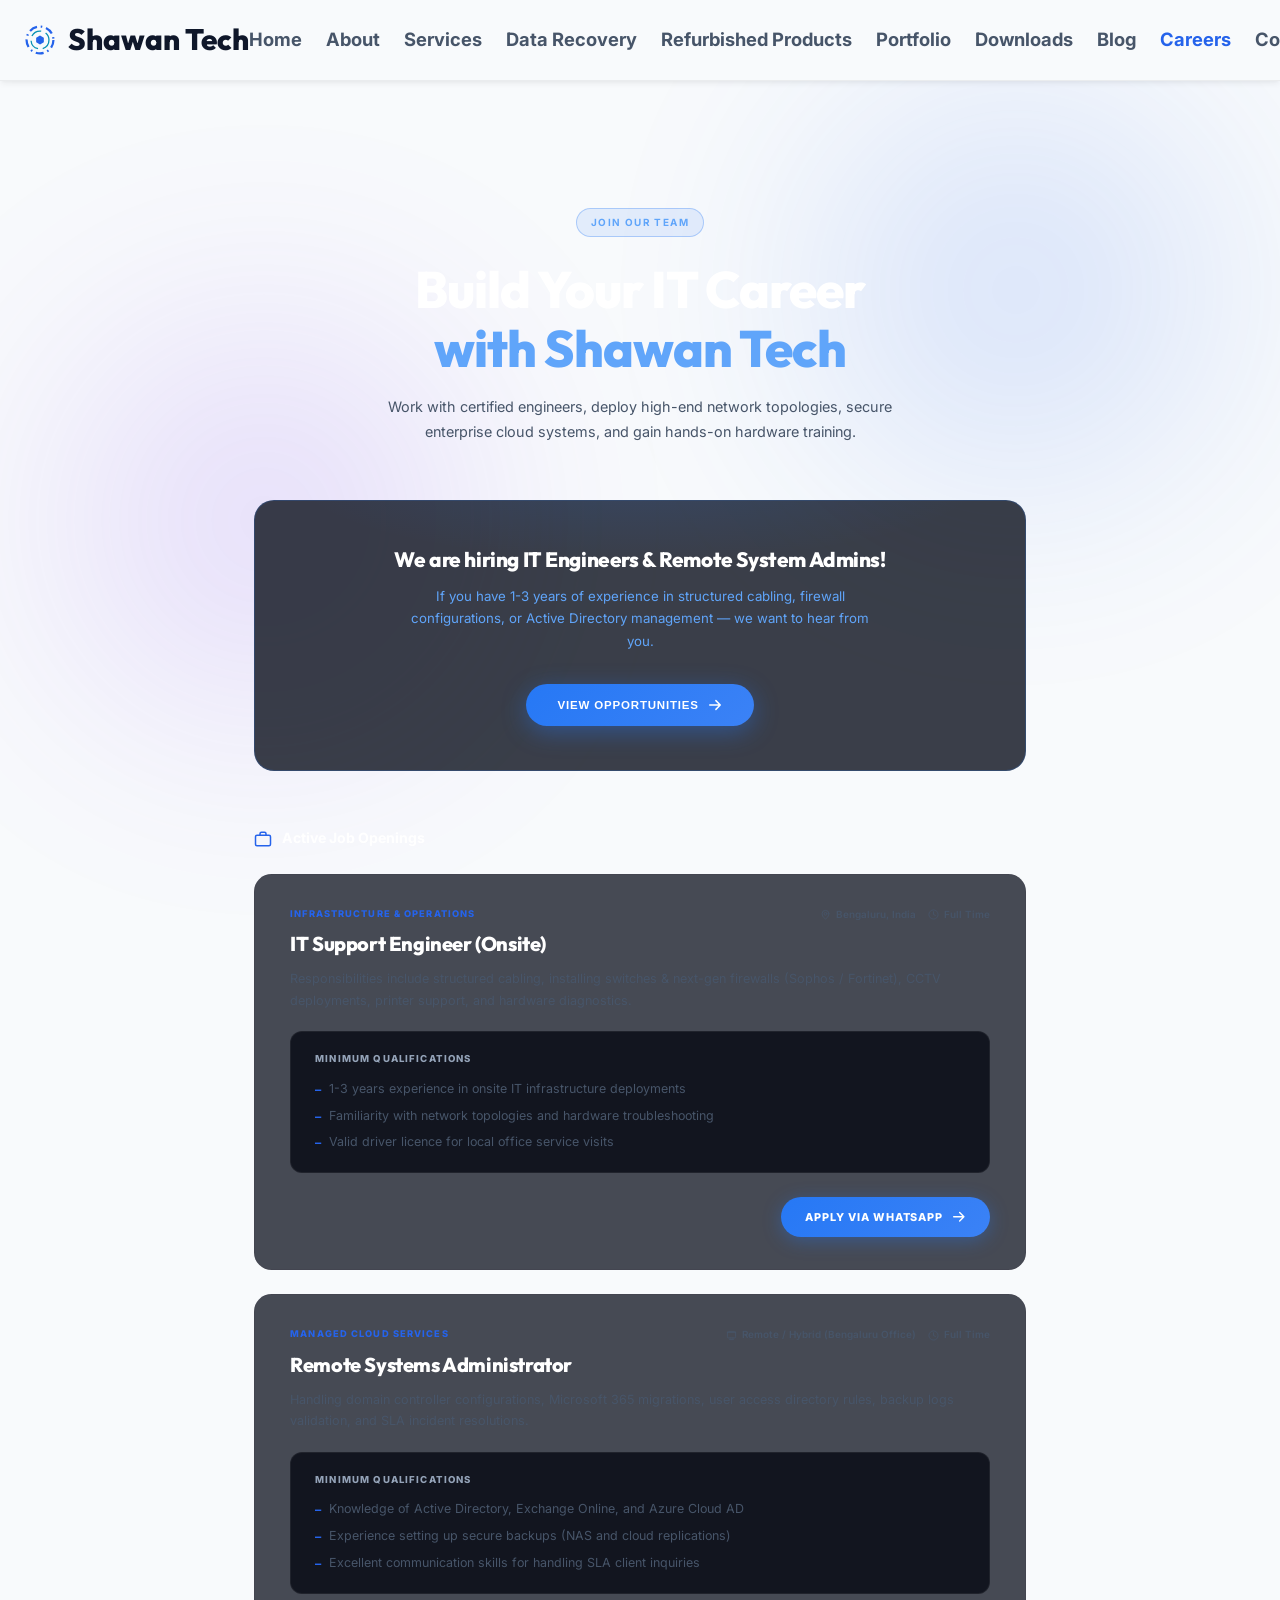
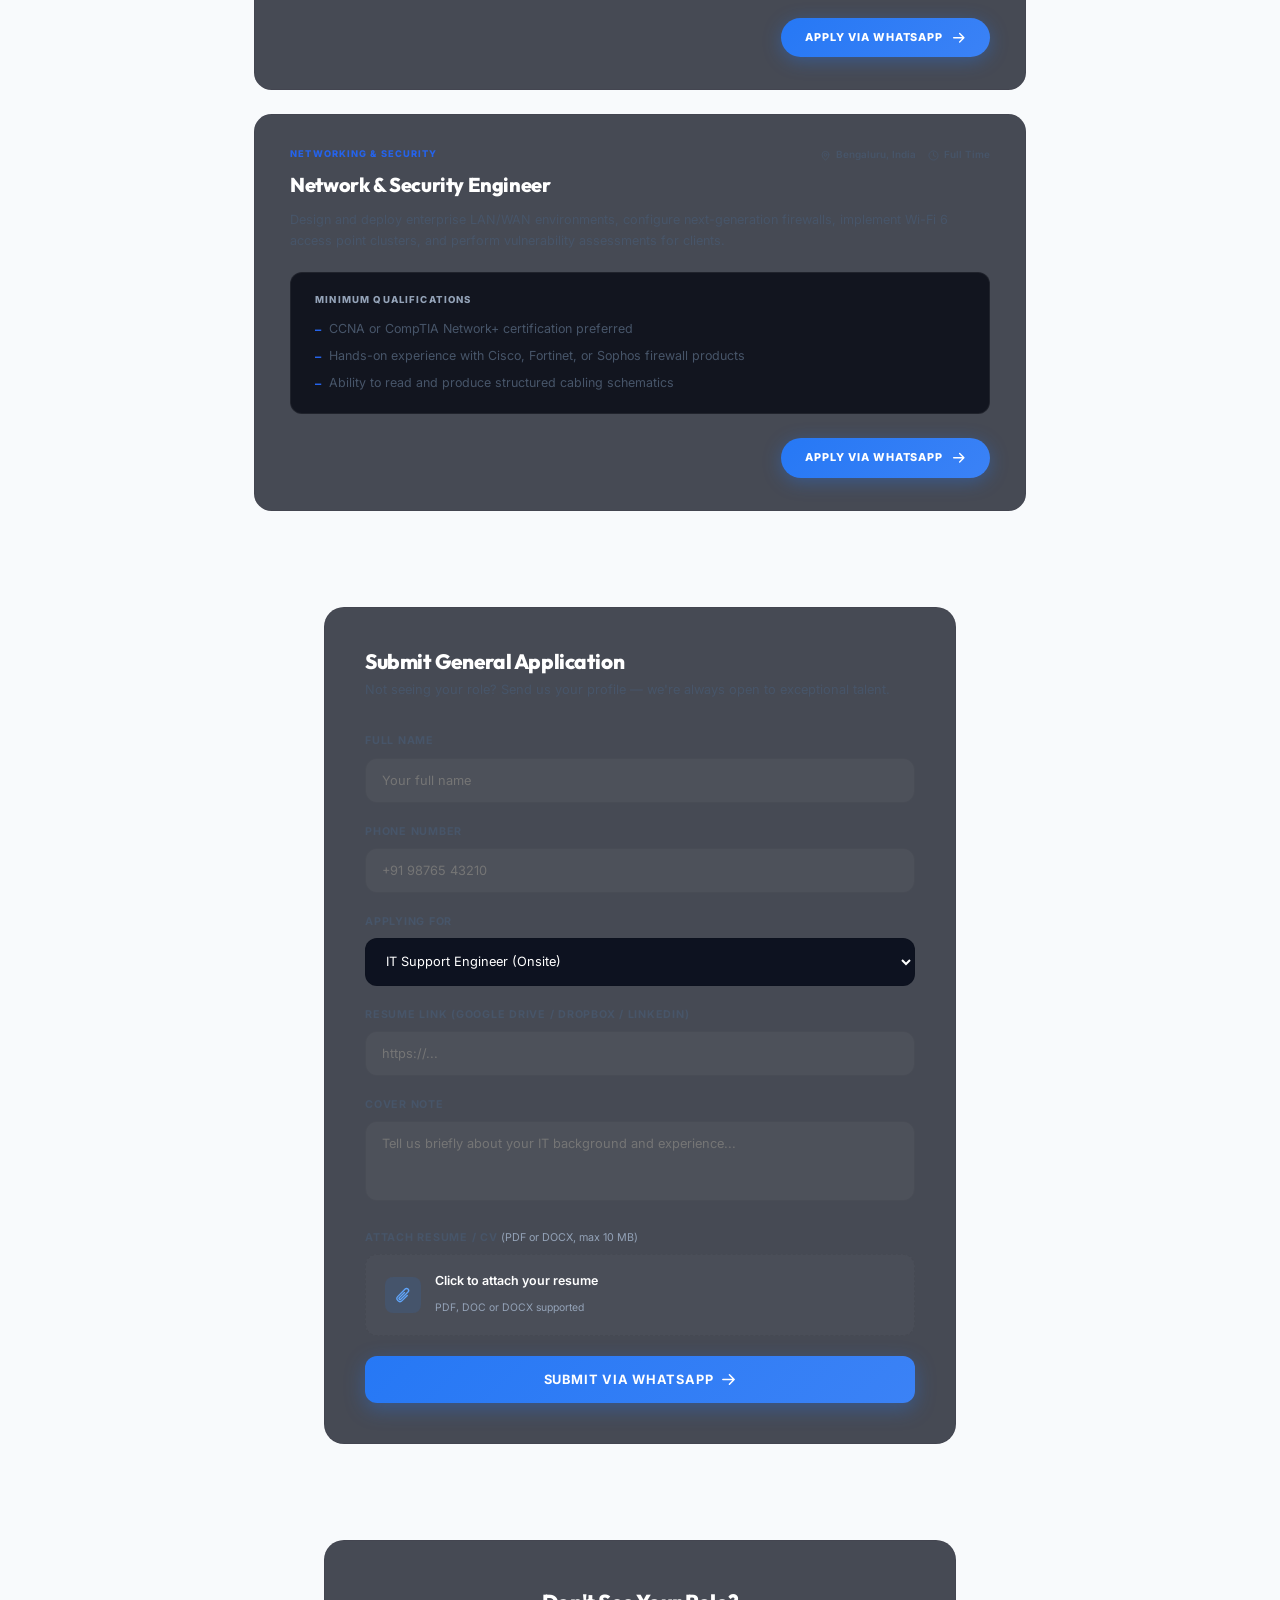
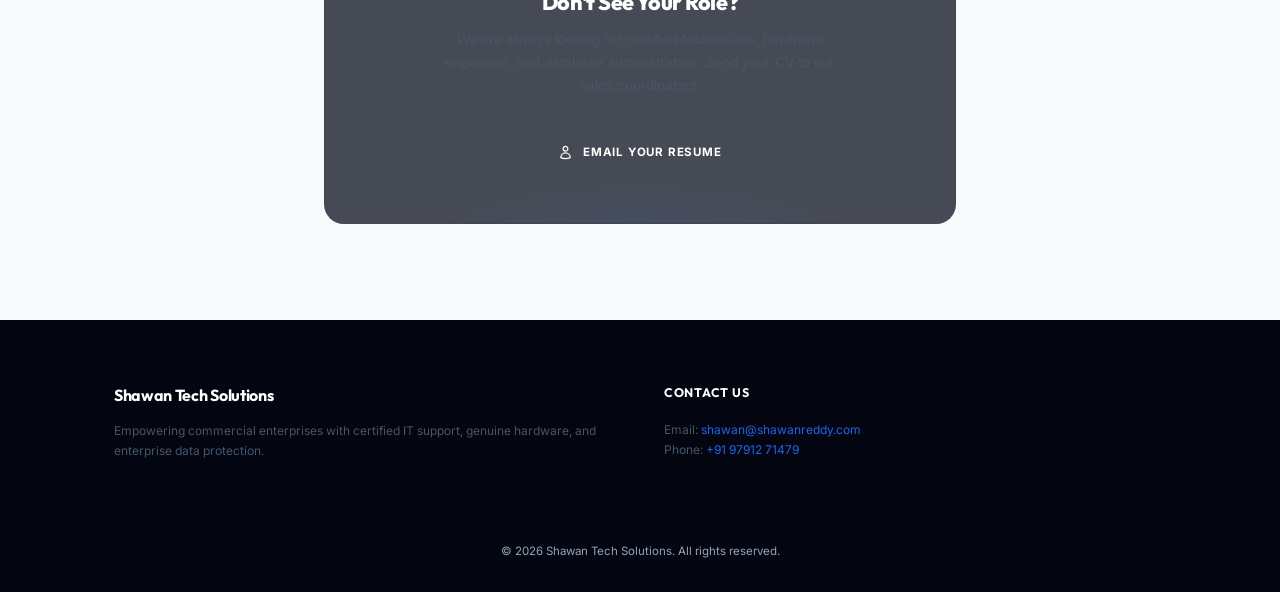
<file: careers/index.html>
<!DOCTYPE html>
<html lang="en" data-theme="dark">
<head>
    <meta charset="UTF-8">
    <meta name="viewport" content="width=device-width, initial-scale=1.0">
    <title>Careers & Opportunities | Shawan Tech Solutions</title>
    <meta name="description" content="Join the Shawan Tech engineering and support desk team. Discover active opportunities for IT Engineers and Remote System Admins in Bengaluru.">
    <link rel="stylesheet" href="../style.css">
    <link rel="preconnect" href="https://fonts.googleapis.com">
    <link rel="preconnect" href="https://fonts.gstatic.com" crossorigin>
    <link href="https://fonts.googleapis.com/css2?family=Inter:wght@400;500;600;700;800&display=swap" rel="stylesheet">
    <link rel="icon" type="image/svg+xml" href="data:image/svg+xml,<svg xmlns='http://www.w3.org/2000/svg' viewBox='0 0 100 100' fill='none'><circle cx='50' cy='50' r='42' stroke='%232563eb' stroke-width='8' stroke-dasharray='25 12'/><circle cx='50' cy='50' r='28' stroke='%233b82f6' stroke-width='4'/><polygon points='50 36,62 43,62 57,50 64,38 57,38 43' fill='%232563eb'/><circle cx='50' cy='50' r='5' fill='%23fff'/></svg>">
    <style>
        body { font-family: 'Inter', sans-serif; }

        /* ─── Hero ─── */
        .careers-hero {
            text-align: center;
            padding: 5rem 1.5rem 3.5rem;
            max-width: 700px;
            margin: 0 auto;
        }
        .hero-pill {
            display: inline-flex;
            align-items: center;
            gap: 0.4rem;
            background: rgba(38,120,245,0.1);
            border: 1px solid rgba(38,120,245,0.3);
            color: #60a5fa;
            font-size: 0.62rem;
            font-weight: 700;
            letter-spacing: 0.14em;
            text-transform: uppercase;
            padding: 0.35rem 0.9rem;
            border-radius: 2rem;
            margin-bottom: 1.4rem;
        }
        .careers-hero h1 {
            font-size: clamp(2.4rem, 5vw, 3.2rem);
            font-weight: 800;
            color: #fff;
            line-height: 1.15;
            margin-bottom: 1rem;
        }
        .careers-hero h1 span { color: #60a5fa; }
        .careers-hero p {
            font-size: 0.9rem;
            color: var(--text-secondary);
            line-height: 1.75;
            max-width: 520px;
            margin: 0 auto;
        }

        /* ─── Hiring Banner ─── */
        .hiring-banner-wrap {
            max-width: 820px;
            margin: 0 auto 3.5rem;
            padding: 0 1.5rem;
        }
        .hiring-banner-card {
            background: rgba(11,15,28,0.8);
            border: 1px solid rgba(38,120,245,0.2);
            border-radius: 1.25rem;
            padding: 2.8rem 3rem;
            text-align: center;
            position: relative;
            overflow: hidden;
        }
        .hiring-banner-card::before {
            content: '';
            position: absolute;
            inset: 0;
            background: radial-gradient(ellipse 70% 50% at 50% -10%, rgba(38,120,245,0.14) 0%, transparent 65%);
            pointer-events: none;
        }
        .hiring-banner-card h2 {
            font-size: 1.3rem;
            font-weight: 800;
            color: #fff;
            margin-bottom: 0.8rem;
            position: relative;
        }
        .hiring-banner-card p {
            font-size: 0.83rem;
            color: #60a5fa;
            max-width: 460px;
            margin: 0 auto 2rem;
            line-height: 1.7;
            position: relative;
        }
        .btn-scroll-jobs {
            display: inline-flex;
            align-items: center;
            gap: 0.6rem;
            background: linear-gradient(135deg, #2678f5, #3b82f6);
            color: #fff;
            font-size: 0.72rem;
            font-weight: 700;
            letter-spacing: 0.07em;
            text-transform: uppercase;
            padding: 0.85rem 2rem;
            border-radius: 2rem;
            border: none;
            cursor: pointer;
            box-shadow: 0 6px 24px rgba(38,120,245,0.4);
            transition: opacity 0.2s, transform 0.2s;
            position: relative;
        }
        .btn-scroll-jobs:hover { opacity: 0.88; transform: scale(1.03); }

        /* ─── Section Header ─── */
        .jobs-section {
            max-width: 820px;
            margin: 0 auto;
            padding: 0 1.5rem 2rem;
        }
        .section-label {
            display: flex;
            align-items: center;
            gap: 0.6rem;
            font-size: 0.88rem;
            font-weight: 700;
            color: #fff;
            margin-bottom: 1.5rem;
        }
        .section-label svg { color: var(--primary); }

        /* ─── Job Cards ─── */
        .job-listing {
            display: flex;
            flex-direction: column;
            gap: 1.5rem;
            margin-bottom: 4rem;
        }
        .job-listing-card {
            background: rgba(11, 15, 28, 0.75);
            border: 1px solid var(--border-glass);
            border-radius: 1.1rem;
            padding: 2rem 2.2rem;
            transition: border-color 0.25s, box-shadow 0.25s;
        }
        .job-listing-card:hover {
            border-color: rgba(38,120,245,0.3);
            box-shadow: 0 12px 40px rgba(0,0,0,0.45);
        }

        .job-card-top {
            display: flex;
            align-items: flex-start;
            justify-content: space-between;
            gap: 1rem;
            margin-bottom: 0.6rem;
            flex-wrap: wrap;
        }
        .job-dept-tag {
            font-size: 0.58rem;
            font-weight: 800;
            text-transform: uppercase;
            letter-spacing: 0.12em;
            color: var(--primary);
        }
        .job-meta-badges {
            display: flex;
            align-items: center;
            gap: 0.75rem;
            flex-shrink: 0;
        }
        .job-badge {
            display: inline-flex;
            align-items: center;
            gap: 0.3rem;
            font-size: 0.62rem;
            font-weight: 600;
            color: var(--text-secondary);
        }
        .job-badge svg { flex-shrink: 0; }

        .job-listing-card h3 {
            font-size: 1.25rem;
            font-weight: 800;
            color: #fff;
            margin-bottom: 0.75rem;
            line-height: 1.2;
        }
        .job-listing-card > p {
            font-size: 0.79rem;
            color: var(--text-secondary);
            line-height: 1.7;
            margin-bottom: 1.25rem;
        }

        /* Qualifications box */
        .qualifications-box {
            background: rgba(6, 8, 18, 0.8);
            border: 1px solid rgba(255,255,255,0.06);
            border-radius: 0.75rem;
            padding: 1.2rem 1.5rem;
            margin-bottom: 1.5rem;
        }
        .qual-label {
            font-size: 0.6rem;
            font-weight: 800;
            text-transform: uppercase;
            letter-spacing: 0.12em;
            color: var(--text-muted);
            margin-bottom: 0.8rem;
        }
        .qual-list {
            list-style: none;
            padding: 0;
            margin: 0;
            display: flex;
            flex-direction: column;
            gap: 0.45rem;
        }
        .qual-list li {
            display: flex;
            align-items: flex-start;
            gap: 0.5rem;
            font-size: 0.78rem;
            color: var(--text-secondary);
            line-height: 1.5;
        }
        .qual-list li::before {
            content: '–';
            color: var(--primary);
            font-weight: 700;
            flex-shrink: 0;
            margin-top: 1px;
        }

        .job-card-footer {
            display: flex;
            justify-content: flex-end;
        }
        .btn-whatsapp-apply {
            display: inline-flex;
            align-items: center;
            gap: 0.55rem;
            background: linear-gradient(135deg, #2678f5, #3b82f6);
            color: #fff;
            font-size: 0.68rem;
            font-weight: 800;
            letter-spacing: 0.09em;
            text-transform: uppercase;
            padding: 0.7rem 1.5rem;
            border-radius: 2rem;
            border: none;
            cursor: pointer;
            text-decoration: none;
            box-shadow: 0 4px 18px rgba(38,120,245,0.35);
            transition: opacity 0.2s, transform 0.2s;
        }
        .btn-whatsapp-apply:hover { opacity: 0.88; transform: scale(1.02); }
        .btn-whatsapp-apply svg { width: 0.85rem; height: 0.85rem; }

        /* ─── Application Form ─── */
        .apply-form-section {
            max-width: 680px;
            margin: 0 auto 6rem;
            padding: 0 1.5rem;
        }
        .apply-form-card {
            background: rgba(11,15,28,0.75);
            border: 1px solid var(--border-glass);
            border-radius: 1.25rem;
            padding: 2.5rem;
        }
        .apply-form-card h2 {
            font-size: 1.3rem;
            font-weight: 800;
            color: #fff;
            margin-bottom: 0.4rem;
        }
        .form-sub { font-size: 0.8rem; color: var(--text-secondary); margin-bottom: 2rem; }
        .form-field { margin-bottom: 1.25rem; }
        .form-label {
            display: block;
            font-size: 0.67rem;
            font-weight: 700;
            color: var(--text-secondary);
            text-transform: uppercase;
            letter-spacing: 0.07em;
            margin-bottom: 0.5rem;
        }
        .form-input, .form-select, .form-textarea {
            width: 100%;
            padding: 0.875rem 1rem;
            border-radius: 0.75rem;
            background: rgba(255,255,255,0.04);
            border: 1px solid var(--border-glass);
            color: #fff;
            font-size: 0.8rem;
            font-family: 'Inter', sans-serif;
            outline: none;
            transition: border-color 0.2s;
            box-sizing: border-box;
        }
        .form-select { background: #0d1220; height: 3rem; }
        .form-textarea { height: 5rem; resize: none; }
        .form-input:focus, .form-select:focus, .form-textarea:focus { border-color: rgba(38,120,245,0.55); }
        .btn-submit {
            width: 100%;
            padding: 1rem;
            border-radius: 0.75rem;
            background: linear-gradient(135deg, #2678f5, #3b82f6);
            border: none;
            color: #fff;
            font-size: 0.8rem;
            font-weight: 700;
            text-transform: uppercase;
            letter-spacing: 0.06em;
            cursor: pointer;
            display: flex;
            align-items: center;
            justify-content: center;
            gap: 0.5rem;
            box-shadow: 0 6px 20px rgba(38,120,245,0.35);
            transition: opacity 0.2s;
            font-family: 'Inter', sans-serif;
        }
        .btn-submit:hover { opacity: 0.88; }
        .form-success {
            display: none;
            margin-top: 1rem;
            background: rgba(16,185,129,0.1);
            border: 1px solid var(--success);
            color: #6ee7b7;
            padding: 0.9rem 1rem;
            border-radius: 0.75rem;
            font-size: 0.78rem;
        }

        @media (max-width: 600px) {
            .hiring-banner-card { padding: 2rem 1.5rem; }
            .job-card-top { flex-direction: column; gap: 0.5rem; }
            .job-listing-card { padding: 1.5rem; }
        }

        /* ─── File Upload Field ─── */
        .file-upload-wrap {
            position: relative;
            border: 1.5px dashed var(--border-glass);
            border-radius: 0.75rem;
            padding: 1rem 1.2rem;
            cursor: pointer;
            transition: border-color 0.2s, background 0.2s;
            display: flex;
            align-items: center;
            gap: 0.85rem;
            background: rgba(255,255,255,0.025);
        }
        .file-upload-wrap:hover, .file-upload-wrap.has-file {
            border-color: rgba(38,120,245,0.55);
            background: rgba(38,120,245,0.05);
        }
        .file-upload-wrap input[type="file"] {
            position: absolute; inset: 0; opacity: 0; cursor: pointer; width: 100%; height: 100%;
        }
        .file-upload-icon {
            width: 2.25rem; height: 2.25rem; border-radius: 0.5rem;
            background: rgba(38,120,245,0.12);
            display: flex; align-items: center; justify-content: center;
            flex-shrink: 0; color: #60a5fa;
        }
        .file-upload-text { flex: 1; }
        .file-upload-text p {
            font-size: 0.78rem; font-weight: 600; color: #fff; margin: 0 0 0.15rem;
        }
        .file-upload-text span {
            font-size: 0.65rem; color: var(--text-muted);
        }
        .file-name-display {
            font-size: 0.7rem; color: #60a5fa; font-weight: 600;
            margin-top: 0.4rem; display: none;
        }

        /* ─── Don't See Your Role card ─── */
        .no-role-section {
            max-width: 680px;
            margin: 0 auto 6rem;
            padding: 0 1.5rem;
        }
        .no-role-card {
            background: rgba(11,15,28,0.75);
            border: 1px solid var(--border-glass);
            border-radius: 1.25rem;
            padding: 3rem 2.5rem;
            text-align: center;
            position: relative;
            overflow: hidden;
        }
        .no-role-card::before {
            content: '';
            position: absolute; inset: 0;
            background: radial-gradient(ellipse 60% 40% at 50% 110%, rgba(38,120,245,0.1) 0%, transparent 65%);
            pointer-events: none;
        }
        .no-role-card h3 {
            font-size: 1.35rem; font-weight: 800; color: #fff; margin-bottom: 0.75rem;
            position: relative;
        }
        .no-role-card p {
            font-size: 0.85rem; color: var(--text-secondary); line-height: 1.7;
            max-width: 420px; margin: 0 auto 2rem; position: relative;
        }
        .btn-email-resume {
            display: inline-flex;
            align-items: center;
            gap: 0.6rem;
            background: transparent;
            border: 1px solid var(--border-glass);
            color: #fff;
            font-size: 0.72rem;
            font-weight: 700;
            letter-spacing: 0.07em;
            text-transform: uppercase;
            padding: 0.8rem 1.8rem;
            border-radius: 2rem;
            text-decoration: none;
            cursor: pointer;
            position: relative;
            transition: border-color 0.2s, background 0.2s;
        }
        .btn-email-resume:hover {
            border-color: rgba(96,165,250,0.5);
            background: rgba(38,120,245,0.08);
        }
    </style>
</head>
<body>
    <div class="ambient-glow glow-primary"></div>
    <div class="ambient-glow glow-secondary"></div>

    <!-- Header -->
    <header class="scrolled">
        <div class="container nav-container" style="max-width:1440px;">
            <a href="../index.html#home" class="logo" style="white-space:nowrap;">
                <svg viewBox="0 0 100 100" xmlns="http://www.w3.org/2000/svg" fill="none">
                    <circle cx="50" cy="50" r="42" stroke="var(--primary)" stroke-width="7" stroke-dasharray="25 12 5 12"/>
                    <circle cx="50" cy="50" r="28" stroke="var(--secondary)" stroke-width="4" stroke-dasharray="35 15"/>
                    <polygon points="50 36,62 43,62 57,50 64,38 57,38 43" fill="var(--primary)"/>
                </svg>
                Shawan Tech
            </a>
            <nav class="nav-links">
                <a href="../index.html#home">Home</a>
                <a href="../index.html#about">About</a>
                <a href="../index.html#services">Services</a>
                <a href="../data-recovery/index.html">Data Recovery</a>
                <a href="../refurbished-products/index.html">Refurbished Products</a>
                <a href="../index.html#portfolio">Portfolio</a>
                <a href="../downloads/index.html">Downloads</a>
                <a href="../index.html#blog">Blog</a>
                <a href="../careers/index.html" class="active">Careers</a>
                <a href="../index.html#contact">Contact</a>
            </nav>
            <div class="nav-actions">
                <button id="theme-toggle" class="btn-theme" aria-label="Toggle Theme"></button>
                <a href="../index.html#contact" class="btn btn-primary">Get Free Quote</a>
            </div>
        </div>
    </header>

    <main style="padding-top:8rem;">

        <!-- Hero -->
        <section class="careers-hero scroll-reveal">
            <span class="hero-pill">Join Our Team</span>
            <h1>Build Your IT Career<br><span>with Shawan Tech</span></h1>
            <p>Work with certified engineers, deploy high-end network topologies, secure enterprise cloud systems, and gain hands-on hardware training.</p>
        </section>

        <!-- Hiring Banner -->
        <div class="hiring-banner-wrap scroll-reveal">
            <div class="hiring-banner-card">
                <h2>We are hiring IT Engineers &amp; Remote System Admins!</h2>
                <p>If you have 1-3 years of experience in structured cabling, firewall configurations, or Active Directory management — we want to hear from you.</p>
                <button class="btn-scroll-jobs" onclick="document.getElementById('active-jobs').scrollIntoView({behavior:'smooth'})">
                    View Opportunities
                    <svg width="14" height="14" fill="none" stroke="currentColor" stroke-width="2.5" viewBox="0 0 24 24"><path stroke-linecap="round" stroke-linejoin="round" d="M13.5 4.5 21 12m0 0-7.5 7.5M21 12H3"/></svg>
                </button>
            </div>
        </div>

        <!-- ─── Job Listings ─── -->
        <section class="jobs-section scroll-reveal" id="active-jobs">
            <div class="section-label">
                <svg width="18" height="18" fill="none" stroke="currentColor" stroke-width="2" viewBox="0 0 24 24">
                    <rect x="2" y="7" width="20" height="14" rx="2"/><path d="M16 7V5a2 2 0 0 0-2-2h-4a2 2 0 0 0-2 2v2"/>
                </svg>
                Active Job Openings
            </div>

            <div class="job-listing">

                <!-- ─── Job 1: IT Support Engineer ─── -->
                <div class="job-listing-card scroll-reveal">
                    <div class="job-card-top">
                        <span class="job-dept-tag">Infrastructure &amp; Operations</span>
                        <div class="job-meta-badges">
                            <span class="job-badge">
                                <svg width="11" height="11" fill="none" stroke="currentColor" stroke-width="2" viewBox="0 0 24 24"><path stroke-linecap="round" stroke-linejoin="round" d="M15 10.5a3 3 0 11-6 0 3 3 0 016 0z"/><path stroke-linecap="round" stroke-linejoin="round" d="M19.5 10.5c0 7.142-7.5 11.25-7.5 11.25S4.5 17.642 4.5 10.5a7.5 7.5 0 1115 0z"/></svg>
                                Bengaluru, India
                            </span>
                            <span class="job-badge">
                                <svg width="11" height="11" fill="none" stroke="currentColor" stroke-width="2" viewBox="0 0 24 24"><circle cx="12" cy="12" r="10"/><path stroke-linecap="round" stroke-linejoin="round" d="M12 6v6l4 2"/></svg>
                                Full Time
                            </span>
                        </div>
                    </div>

                    <h3>IT Support Engineer (Onsite)</h3>
                    <p>Responsibilities include structured cabling, installing switches &amp; next-gen firewalls (Sophos / Fortinet), CCTV deployments, printer support, and hardware diagnostics.</p>

                    <div class="qualifications-box">
                        <p class="qual-label">Minimum Qualifications</p>
                        <ul class="qual-list">
                            <li>1-3 years experience in onsite IT infrastructure deployments</li>
                            <li>Familiarity with network topologies and hardware troubleshooting</li>
                            <li>Valid driver licence for local office service visits</li>
                        </ul>
                    </div>

                    <div class="job-card-footer">
                        <a class="btn-whatsapp-apply" href="https://wa.me/919791271479?text=Hi%2C%20I%27d%20like%20to%20apply%20for%20the%20IT%20Support%20Engineer%20(Onsite)%20position%20at%20Shawan%20Tech." target="_blank" rel="noopener">
                            Apply via WhatsApp
                            <svg fill="none" stroke="currentColor" viewBox="0 0 24 24" stroke-width="2.5"><path stroke-linecap="round" stroke-linejoin="round" d="M13.5 4.5 21 12m0 0-7.5 7.5M21 12H3"/></svg>
                        </a>
                    </div>
                </div>

                <!-- ─── Job 2: Remote Systems Administrator ─── -->
                <div class="job-listing-card scroll-reveal">
                    <div class="job-card-top">
                        <span class="job-dept-tag">Managed Cloud Services</span>
                        <div class="job-meta-badges">
                            <span class="job-badge">
                                <svg width="11" height="11" fill="none" stroke="currentColor" stroke-width="2" viewBox="0 0 24 24"><path stroke-linecap="round" stroke-linejoin="round" d="M9 17.25v1.007a3 3 0 01-.879 2.122L7.5 21h9l-.621-.621A3 3 0 0115 18.257V17.25m6-12V15a2.25 2.25 0 01-2.25 2.25H5.25A2.25 2.25 0 013 15V5.25m18 0A2.25 2.25 0 0018.75 3H5.25A2.25 2.25 0 003 5.25m18 0H3"/></svg>
                                Remote / Hybrid (Bengaluru Office)
                            </span>
                            <span class="job-badge">
                                <svg width="11" height="11" fill="none" stroke="currentColor" stroke-width="2" viewBox="0 0 24 24"><circle cx="12" cy="12" r="10"/><path stroke-linecap="round" stroke-linejoin="round" d="M12 6v6l4 2"/></svg>
                                Full Time
                            </span>
                        </div>
                    </div>

                    <h3>Remote Systems Administrator</h3>
                    <p>Handling domain controller configurations, Microsoft 365 migrations, user access directory rules, backup logs validation, and SLA incident resolutions.</p>

                    <div class="qualifications-box">
                        <p class="qual-label">Minimum Qualifications</p>
                        <ul class="qual-list">
                            <li>Knowledge of Active Directory, Exchange Online, and Azure Cloud AD</li>
                            <li>Experience setting up secure backups (NAS and cloud replications)</li>
                            <li>Excellent communication skills for handling SLA client inquiries</li>
                        </ul>
                    </div>

                    <div class="job-card-footer">
                        <a class="btn-whatsapp-apply" href="https://wa.me/919791271479?text=Hi%2C%20I%27d%20like%20to%20apply%20for%20the%20Remote%20Systems%20Administrator%20position%20at%20Shawan%20Tech." target="_blank" rel="noopener">
                            Apply via WhatsApp
                            <svg fill="none" stroke="currentColor" viewBox="0 0 24 24" stroke-width="2.5"><path stroke-linecap="round" stroke-linejoin="round" d="M13.5 4.5 21 12m0 0-7.5 7.5M21 12H3"/></svg>
                        </a>
                    </div>
                </div>

                <!-- ─── Job 3: Network Engineer ─── -->
                <div class="job-listing-card scroll-reveal">
                    <div class="job-card-top">
                        <span class="job-dept-tag">Networking &amp; Security</span>
                        <div class="job-meta-badges">
                            <span class="job-badge">
                                <svg width="11" height="11" fill="none" stroke="currentColor" stroke-width="2" viewBox="0 0 24 24"><path stroke-linecap="round" stroke-linejoin="round" d="M15 10.5a3 3 0 11-6 0 3 3 0 016 0z"/><path stroke-linecap="round" stroke-linejoin="round" d="M19.5 10.5c0 7.142-7.5 11.25-7.5 11.25S4.5 17.642 4.5 10.5a7.5 7.5 0 1115 0z"/></svg>
                                Bengaluru, India
                            </span>
                            <span class="job-badge">
                                <svg width="11" height="11" fill="none" stroke="currentColor" stroke-width="2" viewBox="0 0 24 24"><circle cx="12" cy="12" r="10"/><path stroke-linecap="round" stroke-linejoin="round" d="M12 6v6l4 2"/></svg>
                                Full Time
                            </span>
                        </div>
                    </div>

                    <h3>Network &amp; Security Engineer</h3>
                    <p>Design and deploy enterprise LAN/WAN environments, configure next-generation firewalls, implement Wi-Fi 6 access point clusters, and perform vulnerability assessments for clients.</p>

                    <div class="qualifications-box">
                        <p class="qual-label">Minimum Qualifications</p>
                        <ul class="qual-list">
                            <li>CCNA or CompTIA Network+ certification preferred</li>
                            <li>Hands-on experience with Cisco, Fortinet, or Sophos firewall products</li>
                            <li>Ability to read and produce structured cabling schematics</li>
                        </ul>
                    </div>

                    <div class="job-card-footer">
                        <a class="btn-whatsapp-apply" href="https://wa.me/919791271479?text=Hi%2C%20I%27d%20like%20to%20apply%20for%20the%20Network%20%26%20Security%20Engineer%20position%20at%20Shawan%20Tech." target="_blank" rel="noopener">
                            Apply via WhatsApp
                            <svg fill="none" stroke="currentColor" viewBox="0 0 24 24" stroke-width="2.5"><path stroke-linecap="round" stroke-linejoin="round" d="M13.5 4.5 21 12m0 0-7.5 7.5M21 12H3"/></svg>
                        </a>
                    </div>
                </div>

            </div>
        </section>

        <!-- ─── General Application Form ─── -->
        <section class="apply-form-section scroll-reveal" id="candidateFormSection">
            <div class="apply-form-card">
                <h2>Submit General Application</h2>
                <p class="form-sub">Not seeing your role? Send us your profile — we're always open to exceptional talent.</p>
                <form id="candidateForm">
                    <div class="form-field">
                        <label class="form-label" for="candidate-name">Full Name</label>
                        <input class="form-input" type="text" id="candidate-name" required placeholder="Your full name">
                    </div>
                    <div class="form-field">
                        <label class="form-label" for="candidate-phone">Phone Number</label>
                        <input class="form-input" type="tel" id="candidate-phone" required placeholder="+91 98765 43210">
                    </div>
                    <div class="form-field">
                        <label class="form-label" for="candidate-pos">Applying For</label>
                        <select class="form-select" id="candidate-pos">
                            <option value="IT Support Engineer (Onsite)">IT Support Engineer (Onsite)</option>
                            <option value="Remote Systems Administrator">Remote Systems Administrator</option>
                            <option value="Network & Security Engineer">Network &amp; Security Engineer</option>
                            <option value="General Application">General Application (Other role)</option>
                        </select>
                    </div>
                    <div class="form-field">
                        <label class="form-label" for="candidate-resume">Resume Link (Google Drive / Dropbox / LinkedIn)</label>
                        <input class="form-input" type="url" id="candidate-resume" required placeholder="https://...">
                    </div>
                    <div class="form-field">
                        <label class="form-label" for="candidate-note">Cover Note</label>
                        <textarea class="form-textarea" id="candidate-note" placeholder="Tell us briefly about your IT background and experience..."></textarea>
                    </div>
                    <div class="form-field">
                        <label class="form-label">Attach Resume / CV <span style="font-weight:400;color:var(--text-muted);text-transform:none;letter-spacing:0;">(PDF or DOCX, max 10 MB)</span></label>
                        <div class="file-upload-wrap" id="file-upload-wrap">
                            <input type="file" id="candidate-file" accept=".pdf,.doc,.docx" onchange="handleFile(this)">
                            <div class="file-upload-icon">
                                <svg width="16" height="16" fill="none" stroke="currentColor" stroke-width="2" viewBox="0 0 24 24"><path stroke-linecap="round" stroke-linejoin="round" d="M18.375 12.739l-7.693 7.693a4.5 4.5 0 01-6.364-6.364l10.94-10.94A3 3 0 1119.5 7.372L8.552 18.32m.009-.01-.01.01m5.699-9.941-7.81 7.81a1.5 1.5 0 002.112 2.13"/></svg>
                            </div>
                            <div class="file-upload-text">
                                <p>Click to attach your resume</p>
                                <span>PDF, DOC or DOCX supported</span>
                                <div class="file-name-display" id="file-name-display"></div>
                            </div>
                        </div>
                    </div>
                    <button type="submit" class="btn-submit" id="submit-btn">
                        Submit via WhatsApp
                        <svg width="15" height="15" fill="none" stroke="currentColor" stroke-width="2.5" viewBox="0 0 24 24"><path stroke-linecap="round" stroke-linejoin="round" d="M13.5 4.5 21 12m0 0-7.5 7.5M21 12H3"/></svg>
                    </button>
                </form>
                <div class="form-success" id="candidateResponse">
                    ✔ Application processed! Opening WhatsApp to send your details…
                </div>
            </div>
        </section>

        <!-- ─── Don't See Your Role ─── -->
        <section class="no-role-section scroll-reveal">
            <div class="no-role-card">
                <h3>Don't See Your Role?</h3>
                <p>We are always looking for certified technicians, hardware engineers, and database administrators. Send your CV to our sales coordinators.</p>
                <a href="mailto:shawan@shawanreddy.com?subject=Job%20Application%20-%20General%20Enquiry&body=Hi%20Shawan%20Tech%20Team%2C%0A%0APlease%20find%20my%20resume%20attached.%0A%0AName%3A%0APhone%3A%0ARole%20interested%20in%3A%0A%0AThank%20you." class="btn-email-resume" id="email-resume-btn">
                    <svg width="15" height="15" fill="none" stroke="currentColor" stroke-width="2" viewBox="0 0 24 24"><path stroke-linecap="round" stroke-linejoin="round" d="M15.75 6a3.75 3.75 0 11-7.5 0 3.75 3.75 0 017.5 0zM4.501 20.118a7.5 7.5 0 0114.998 0A17.933 17.933 0 0112 21.75c-2.676 0-5.216-.584-7.499-1.632z"/></svg>
                    Email Your Resume
                </a>
            </div>
        </section>

    </main>

    <!-- Footer -->
    <footer style="background:#030611;padding:4rem 1.5rem 2rem;border-top:1px solid var(--border-glass);position:relative;z-index:10;">
        <div class="container" style="display:grid;grid-template-columns:repeat(auto-fit,minmax(200px,1fr));gap:3rem;max-width:1100px;margin:0 auto 3rem;">
            <div>
                <h4 style="font-size:1rem;font-weight:700;color:#fff;margin-bottom:1rem;">Shawan Tech Solutions</h4>
                <p style="font-size:0.75rem;color:var(--text-secondary);line-height:1.65;">Empowering commercial enterprises with certified IT support, genuine hardware, and enterprise data protection.</p>
            </div>
            <div>
                <h4 style="font-size:0.78rem;font-weight:700;color:#fff;text-transform:uppercase;letter-spacing:0.06em;margin-bottom:1.2rem;">Contact Us</h4>
                <p style="font-size:0.75rem;color:var(--text-secondary);line-height:1.7;">Email: <a href="mailto:shawan@shawanreddy.com" style="color:var(--primary);">shawan@shawanreddy.com</a><br>Phone: <a href="tel:+919791271479" style="color:var(--primary);">+91 97912 71479</a></p>
            </div>
        </div>
        <div class="container" style="border-top:1px solid var(--border-glass);padding-top:2rem;text-align:center;max-width:1100px;margin:0 auto;">
            <p style="font-size:0.72rem;color:var(--text-muted);">© 2026 Shawan Tech Solutions. All rights reserved.</p>
        </div>
    </footer>

    <script>
        // File upload handler
        function handleFile(input) {
            const wrap = document.getElementById('file-upload-wrap');
            const display = document.getElementById('file-name-display');
            if (input.files && input.files[0]) {
                const file = input.files[0];
                const sizeMB = (file.size / (1024 * 1024)).toFixed(1);
                display.textContent = '📎 ' + file.name + ' (' + sizeMB + ' MB)';
                display.style.display = 'block';
                wrap.classList.add('has-file');
                wrap.querySelector('p').textContent = 'Resume selected';
            }
        }

        // Form submit → WhatsApp
        document.getElementById('candidateForm').addEventListener('submit', function(e) {
            e.preventDefault();
            const btn = document.getElementById('submit-btn');
            btn.disabled = true; btn.innerText = 'Submitting…';

            const n = document.getElementById('candidate-name').value;
            const p = document.getElementById('candidate-phone').value;
            const pos = document.getElementById('candidate-pos').value;
            const r = document.getElementById('candidate-resume').value;
            const note = document.getElementById('candidate-note').value;
            const fileInput = document.getElementById('candidate-file');
            const fileName = fileInput.files && fileInput.files[0] ? fileInput.files[0].name : 'Not attached';
            const msg = `*New Candidate Application*\n\n👤 *Name:* ${n}\n📞 *Phone:* ${p}\n💼 *Position:* ${pos}\n📄 *Resume Link:* ${r || 'Not provided'}\n📎 *Attached File:* ${fileName}\n\n✉️ *Cover Note:*\n${note}`;
            const wa = `https://wa.me/919791271479?text=${encodeURIComponent(msg)}`;
            setTimeout(() => {
                btn.disabled = false; btn.innerText = 'Submit via WhatsApp';
                document.getElementById('candidateResponse').style.display = 'block';
                setTimeout(() => { window.location.href = wa; }, 1000);
            }, 800);
        });

        // Theme
        const tt = document.getElementById('theme-toggle');
        const ct = localStorage.getItem('theme') || 'dark';
        document.documentElement.setAttribute('data-theme', ct);
        const moonSVG = '<svg fill="none" stroke="currentColor" viewBox="0 0 24 24" style="width:1.2rem;height:1.2rem;"><path stroke-linecap="round" stroke-linejoin="round" stroke-width="2" d="M20.354 15.354A9 9 0 018.646 3.646 9.003 9.003 0 0012 21a9.003 9.003 0 008.354-5.646z"/></svg>';
        const sunSVG  = '<svg fill="none" stroke="currentColor" viewBox="0 0 24 24" style="width:1.2rem;height:1.2rem;"><path stroke-linecap="round" stroke-linejoin="round" stroke-width="2" d="M12 3v1m0 16v1m9-9h-1M4 12H3m15.364-6.364l-.707.707M6.343 17.657l-.707.707m0-12.728l.707.707m12.728 12.728l.707.707M15 12a3 3 0 11-6 0 3 3 0 016 0z"/></svg>';
        if (tt) {
            tt.innerHTML = ct === 'light' ? moonSVG : sunSVG;
            tt.addEventListener('click', () => {
                const nt = document.documentElement.getAttribute('data-theme') === 'light' ? 'dark' : 'light';
                document.documentElement.setAttribute('data-theme', nt);
                localStorage.setItem('theme', nt);
                tt.innerHTML = nt === 'light' ? moonSVG : sunSVG;
            });
        }
        // Scroll reveal
        const els = document.querySelectorAll('.scroll-reveal');
        const rev = () => els.forEach(el => { if (el.getBoundingClientRect().top < window.innerHeight - 70) el.classList.add('active'); });
        window.addEventListener('scroll', rev);
        window.addEventListener('load', rev);
        rev();
    </script>
</body>
</html>
</file>
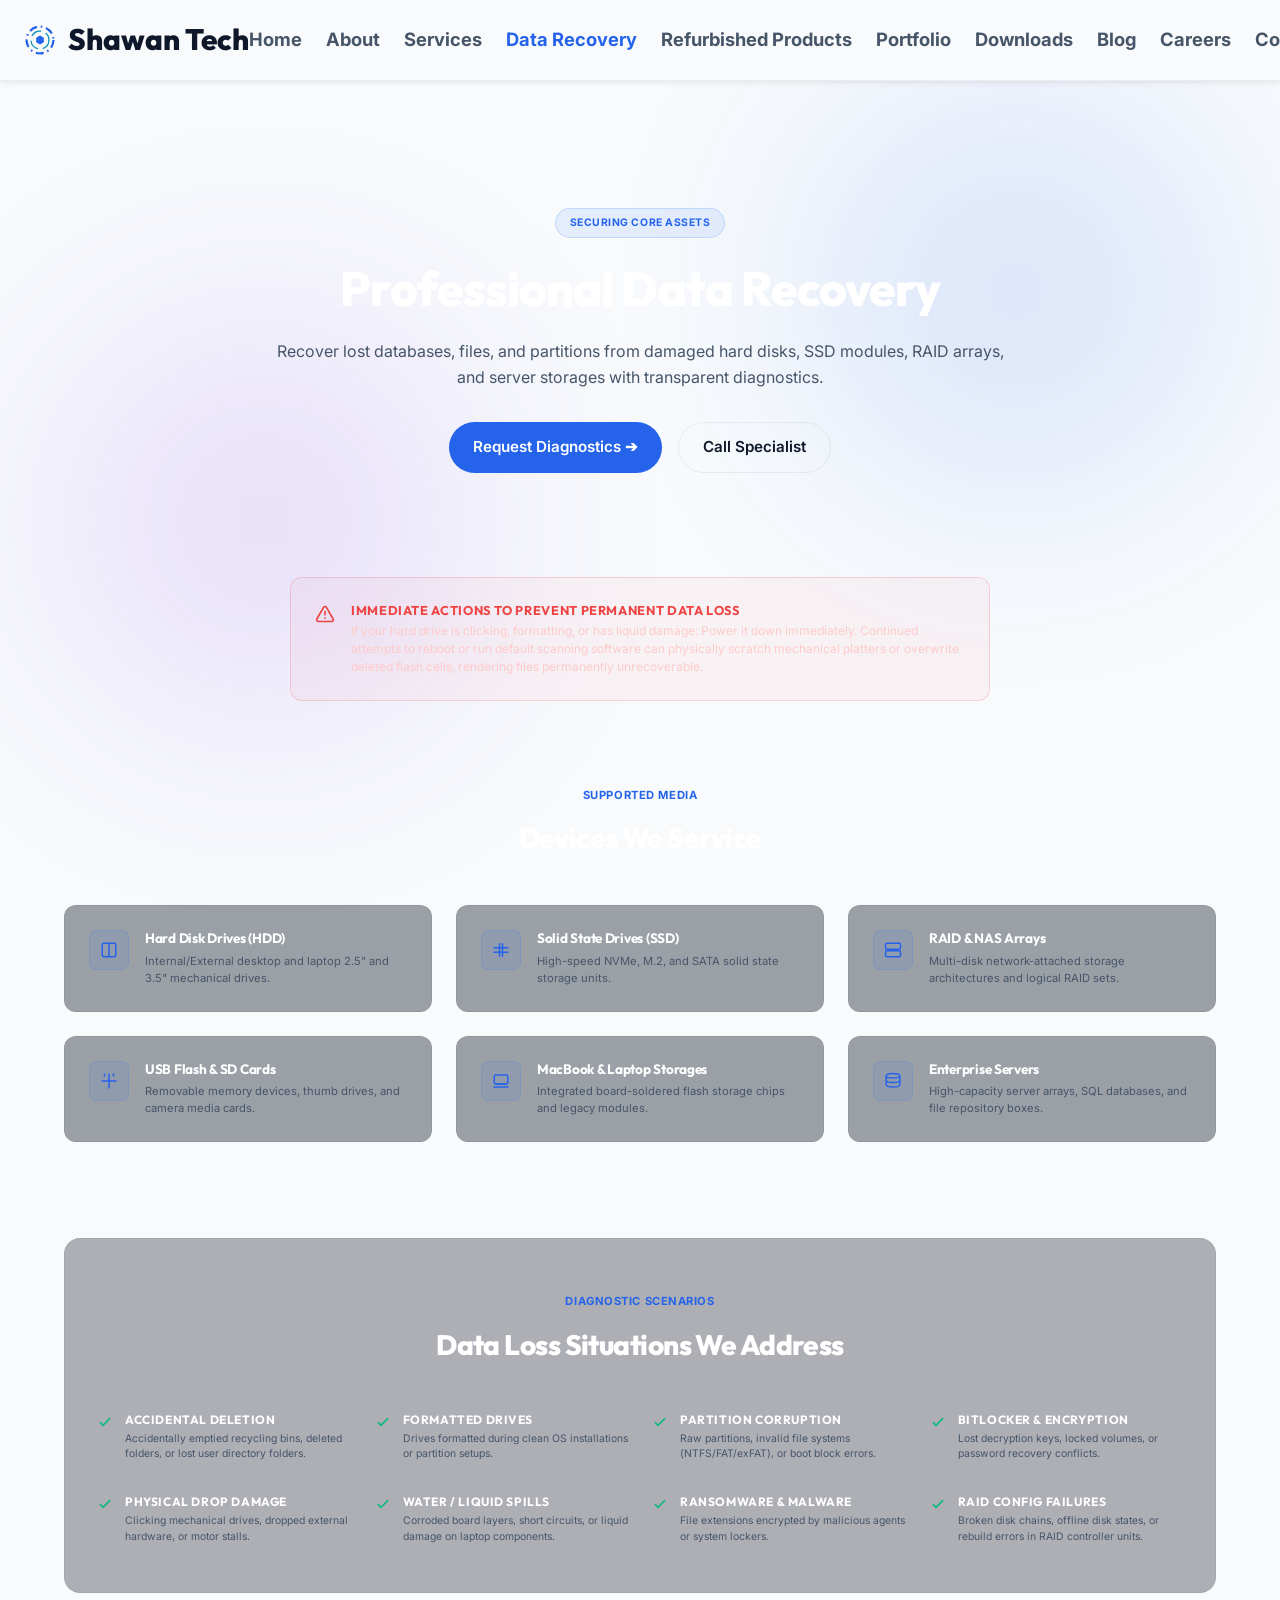
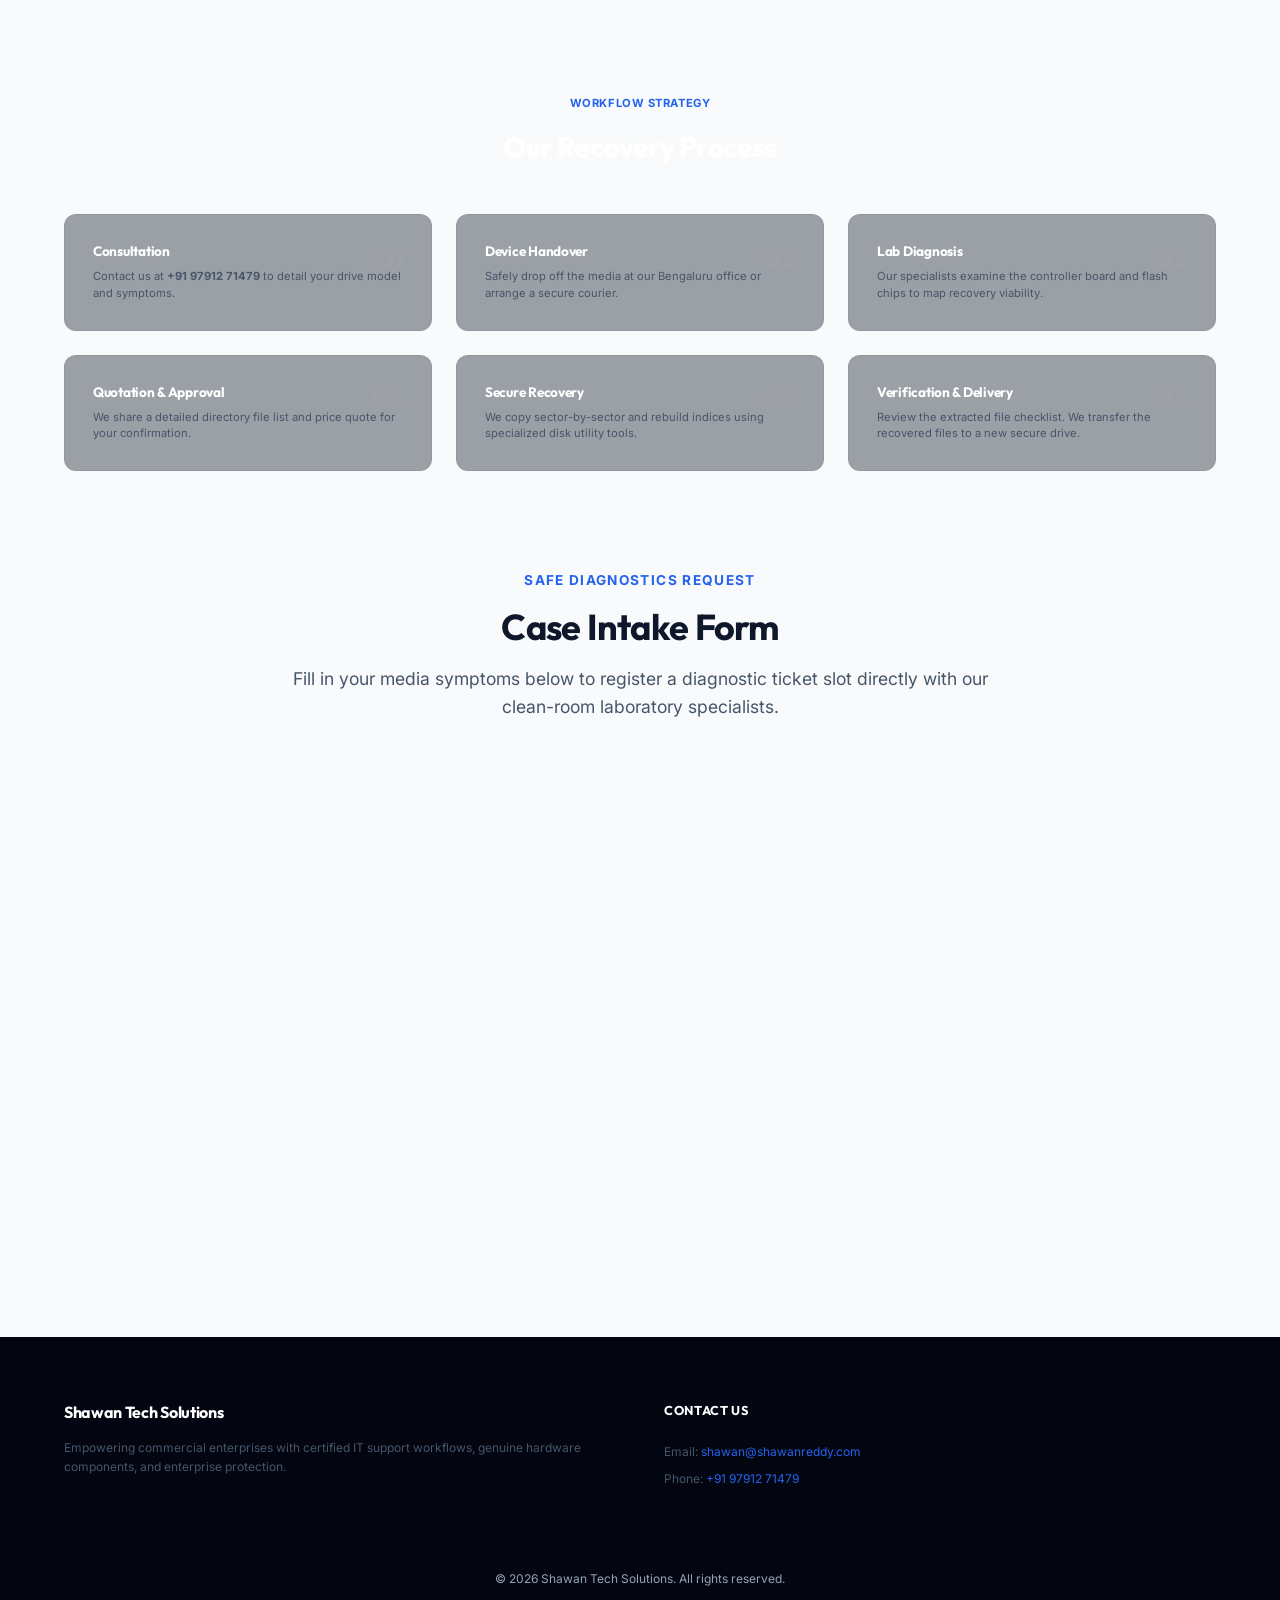
<file: data-recovery/index.html>
<!DOCTYPE html>
<html lang="en" data-theme="dark">
<head>
    <meta charset="UTF-8">
    <meta name="viewport" content="width=device-width, initial-scale=1.0">
    <title>Professional Data Recovery | Shawan Tech Solutions</title>
    <meta name="description" content="Recover lost databases, files, and partitions from damaged hard disks, SSD modules, RAID arrays, and server storages with transparent diagnostics.">
    <link rel="stylesheet" href="../style.css">
    <link rel="icon" type="image/svg+xml" href="data:image/svg+xml,<svg xmlns='http://www.w3.org/2000/svg' viewBox='0 0 100 100' fill='none'><circle cx='50' cy='50' r='42' stroke='%232563eb' stroke-width='8' stroke-dasharray='25 12' /><circle cx='50' cy='50' r='28' stroke='%233b82f6' stroke-width='4' /><polygon points='50 36, 62 43, 62 57, 50 64, 38 57, 38 43' fill='%232563eb' /><circle cx='50' cy='50' r='5' fill='%23ffffff' /></svg>">
    <style>
        .recovery-hero {
            text-align: center;
            padding: 5rem 1.5rem 3rem;
            max-width: 800px;
            margin: 0 auto;
        }
        .securing-badge {
            display: inline-block;
            background: rgba(59, 130, 246, 0.1);
            border: 1px solid rgba(59, 130, 246, 0.2);
            color: var(--primary);
            font-size: 0.65rem;
            font-weight: 700;
            padding: 0.35rem 0.85rem;
            border-radius: 2rem;
            text-transform: uppercase;
            letter-spacing: 0.05em;
            margin-bottom: 1.5rem;
        }
        .hero-title-large {
            font-size: 3rem;
            font-weight: 800;
            color: #ffffff;
            line-height: 1.1;
            margin-bottom: 1.5rem;
            font-family: var(--font-heading);
        }
        .hero-desc-large {
            font-size: 1rem;
            color: var(--text-secondary);
            line-height: 1.6;
            margin-bottom: 2rem;
        }
        .hero-buttons {
            display: flex;
            justify-content: center;
            gap: 1rem;
            margin-bottom: 3.5rem;
        }
        .warning-box {
            background-color: rgba(239, 68, 68, 0.04);
            border: 1px solid rgba(239, 68, 68, 0.2);
            border-radius: 0.75rem;
            padding: 1.5rem;
            max-width: 700px;
            margin: 0 auto 5rem;
            display: flex;
            gap: 1rem;
            align-items: flex-start;
            text-align: left;
        }
        .warning-box svg {
            color: var(--danger);
            flex-shrink: 0;
            margin-top: 0.15rem;
        }
        .warning-box h4 {
            font-size: 0.8rem;
            font-weight: 700;
            color: var(--danger);
            text-transform: uppercase;
            letter-spacing: 0.05em;
            margin-bottom: 0.25rem;
        }
        .warning-box p {
            font-size: 0.75rem;
            color: #fecaca;
            line-height: 1.5;
        }
        .grid-3x2 {
            display: grid;
            grid-template-columns: repeat(3, 1fr);
            gap: 1.5rem;
            margin-top: 3rem;
            margin-bottom: 6rem;
        }
        .media-card {
            background-color: rgba(17, 24, 39, 0.4);
            border: 1px solid var(--border-glass);
            border-radius: 0.75rem;
            padding: 1.5rem;
            display: flex;
            gap: 1rem;
            align-items: flex-start;
            transition: border-color var(--transition-fast);
        }
        .media-card:hover {
            border-color: var(--primary);
        }
        .media-icon {
            width: 2.5rem;
            height: 2.5rem;
            border-radius: 0.5rem;
            background-color: rgba(59, 130, 246, 0.1);
            border: 1px solid rgba(59, 130, 246, 0.2);
            display: flex;
            align-items: center;
            justify-content: center;
            color: var(--primary);
            flex-shrink: 0;
        }
        .media-card h3 {
            font-size: 0.85rem;
            font-weight: 700;
            color: #ffffff;
            margin-bottom: 0.35rem;
        }
        .media-card p {
            font-size: 0.7rem;
            color: var(--text-secondary);
            line-height: 1.5;
        }
        .scenarios-box {
            background-color: rgba(3, 6, 17, 0.3);
            border: 1px solid var(--border-glass);
            border-radius: 1rem;
            padding: 3rem 2rem;
            margin-bottom: 6rem;
        }
        .scenarios-grid {
            display: grid;
            grid-template-columns: repeat(4, 1fr);
            gap: 2rem 1.5rem;
            margin-top: 3rem;
        }
        .scenario-item {
            display: flex;
            gap: 0.75rem;
            align-items: flex-start;
        }
        .scenario-item svg {
            color: var(--success);
            flex-shrink: 0;
            margin-top: 0.15rem;
            width: 1rem;
            height: 1rem;
        }
        .scenario-item h4 {
            font-size: 0.75rem;
            font-weight: 700;
            color: #ffffff;
            text-transform: uppercase;
            letter-spacing: 0.05em;
            margin-bottom: 0.25rem;
        }
        .scenario-item p {
            font-size: 0.65rem;
            color: var(--text-secondary);
            line-height: 1.5;
        }
        .process-grid-3x2 {
            display: grid;
            grid-template-columns: repeat(3, 1fr);
            gap: 1.5rem;
            margin-top: 3rem;
            margin-bottom: 6rem;
        }
        .process-card {
            background-color: rgba(17, 24, 39, 0.4);
            border: 1px solid var(--border-glass);
            border-radius: 0.75rem;
            padding: 1.75rem;
            position: relative;
        }
        .process-card .step-num {
            position: absolute;
            top: 1.5rem;
            right: 1.75rem;
            font-size: 1.5rem;
            font-weight: 800;
            color: rgba(255, 255, 255, 0.03);
            font-family: var(--font-heading);
        }
        .process-card h3 {
            font-size: 0.85rem;
            font-weight: 700;
            color: #ffffff;
            margin-bottom: 0.5rem;
        }
        .process-card p {
            font-size: 0.7rem;
            color: var(--text-secondary);
            line-height: 1.5;
        }

        @media (max-width: 1024px) {
            .scenarios-grid { grid-template-columns: repeat(3, 1fr); }
            .grid-3x2, .process-grid-3x2 { grid-template-columns: repeat(2, 1fr); }
        }
        @media (max-width: 768px) {
            .scenarios-grid { grid-template-columns: repeat(2, 1fr); }
            .grid-3x2, .process-grid-3x2 { grid-template-columns: 1fr; }
            .hero-title-large { font-size: 2.25rem; }
        }
        @media (max-width: 480px) {
            .scenarios-grid { grid-template-columns: 1fr; }
            .hero-buttons { flex-direction: column; }
        }
    </style>
</head>
<body>

    <!-- Ambient background glows -->
    <div class="ambient-glow glow-primary"></div>
    <div class="ambient-glow glow-secondary"></div>

    <!-- Header / Sticky Navigation -->
    <header class="scrolled">
        <div class="container nav-container" style="max-width: 1440px;">
            <a href="../#home" class="logo" style="white-space: nowrap;">
                <svg viewBox="0 0 100 100" xmlns="http://www.w3.org/2000/svg" fill="none">
                    <circle cx="50" cy="50" r="42" stroke="var(--primary)" stroke-width="7" stroke-dasharray="25 12 5 12" />
                    <circle cx="50" cy="50" r="28" stroke="var(--secondary)" stroke-width="4" stroke-dasharray="35 15" />
                    <polygon points="50 36, 62 43, 62 57, 50 64, 38 57, 38 43" fill="var(--primary)" />
                </svg>
                Shawan Tech
            </a>
            <nav class="nav-links">
                <a href="../index.html#home">Home</a>
                <a href="../index.html#about">About</a>
                <a href="../index.html#services">Services</a>
                <a href="../data-recovery/index.html" class="active">Data Recovery</a>
                <a href="../refurbished-products/index.html">Refurbished Products</a>
                <a href="../index.html#portfolio">Portfolio</a>
                <a href="../index.html#downloads">Downloads</a>
                <a href="../index.html#blog">Blog</a>
                <a href="../careers/index.html">Careers</a>
                <a href="../index.html#contact">Contact</a>
            </nav>
            <div class="nav-actions">
                <button id="theme-toggle" class="btn-theme" aria-label="Toggle Light/Dark Theme">
                    <!-- Icon replaced dynamically by script -->
                </button>
                <a href="../#contact" class="btn btn-primary">Get Free Quote</a>
            </div>
        </div>
    </header>

    <main style="padding-top: 8rem;">
        
        <!-- Hero Section -->
        <section class="recovery-hero scroll-reveal">
            <span class="securing-badge">Securing Core Assets</span>
            <h1 class="hero-title-large">Professional Data Recovery</h1>
            <p class="hero-desc-large">Recover lost databases, files, and partitions from damaged hard disks, SSD modules, RAID arrays, and server storages with transparent diagnostics.</p>
            <div class="hero-buttons">
                <a href="#devices" class="btn btn-primary" style="display: inline-flex; align-items: center; gap: 0.5rem;">Request Diagnostics ➔</a>
                <a href="tel:+919791271479" class="btn btn-secondary">Call Specialist</a>
            </div>
        </section>

        <!-- Warning Box -->
        <section class="container scroll-reveal">
            <div class="warning-box">
                <svg xmlns="http://www.w3.org/2000/svg" width="20" height="20" viewBox="0 0 24 24" fill="none" stroke="currentColor" stroke-width="2" stroke-linecap="round" stroke-linejoin="round"><path d="m21.73 18-8-14a2 2 0 0 0-3.48 0l-8 14A2 2 0 0 0 4 21h16a2 2 0 0 0 1.73-3Z"/><line x1="12" y1="9" x2="12" y2="13"/><line x1="12" y1="17" x2="12.01" y2="17"/></svg>
                <div>
                    <h4>Immediate Actions to Prevent Permanent Data Loss</h4>
                    <p>If your hard drive is clicking, formatting, or has liquid damage: Power it down immediately. Continued attempts to reboot or run default scanning software can physically scratch mechanical platters or overwrite deleted flash cells, rendering files permanently unrecoverable.</p>
                </div>
            </div>
        </section>

        <!-- Supported Media -->
        <section id="devices" class="container scroll-reveal">
            <div class="section-header" style="text-align: center;">
                <span class="section-subtitle" style="color: var(--primary); font-size: 0.7rem; font-weight: 700; text-transform: uppercase; letter-spacing: 0.05em;">Supported Media</span>
                <h2 class="section-title" style="font-size: 1.75rem; font-weight: 800; color: #fff; margin-top: 0.25rem;">Devices We Service</h2>
            </div>

            <div class="grid-3x2">
                <!-- HDD -->
                <div class="media-card">
                    <div class="media-icon">
                        <svg xmlns="http://www.w3.org/2000/svg" width="18" height="18" fill="none" stroke="currentColor" stroke-width="2" viewBox="0 0 24 24"><rect width="18" height="18" x="3" y="3" rx="2" ry="2"/><line x1="12" y1="3" x2="12" y2="21"/></svg>
                    </div>
                    <div>
                        <h3>Hard Disk Drives (HDD)</h3>
                        <p>Internal/External desktop and laptop 2.5" and 3.5" mechanical drives.</p>
                    </div>
                </div>
                <!-- SSD -->
                <div class="media-card">
                    <div class="media-icon">
                        <svg xmlns="http://www.w3.org/2000/svg" width="18" height="18" fill="none" stroke="currentColor" stroke-width="2" viewBox="0 0 24 24"><path d="M2 9h20M2 15h20M10 3v18M14 3v18"/></svg>
                    </div>
                    <div>
                        <h3>Solid State Drives (SSD)</h3>
                        <p>High-speed NVMe, M.2, and SATA solid state storage units.</p>
                    </div>
                </div>
                <!-- RAID -->
                <div class="media-card">
                    <div class="media-icon">
                        <svg xmlns="http://www.w3.org/2000/svg" width="18" height="18" fill="none" stroke="currentColor" stroke-width="2" viewBox="0 0 24 24"><rect width="20" height="8" x="2" y="3" rx="2"/><rect width="20" height="8" x="2" y="13" rx="2"/></svg>
                    </div>
                    <div>
                        <h3>RAID & NAS Arrays</h3>
                        <p>Multi-disk network-attached storage architectures and logical RAID sets.</p>
                    </div>
                </div>
                <!-- USB -->
                <div class="media-card">
                    <div class="media-icon">
                        <svg xmlns="http://www.w3.org/2000/svg" width="18" height="18" fill="none" stroke="currentColor" stroke-width="2" viewBox="0 0 24 24"><path d="M6 2v4M18 2v4M12 2v20M2 12h20"/></svg>
                    </div>
                    <div>
                        <h3>USB Flash & SD Cards</h3>
                        <p>Removable memory devices, thumb drives, and camera media cards.</p>
                    </div>
                </div>
                <!-- Laptop storages -->
                <div class="media-card">
                    <div class="media-icon">
                        <svg xmlns="http://www.w3.org/2000/svg" width="18" height="18" fill="none" stroke="currentColor" stroke-width="2" viewBox="0 0 24 24"><rect width="18" height="12" x="3" y="4" rx="2" ry="2"/><line x1="2" y1="20" x2="22" y2="20"/><line x1="5" y1="16" x2="19" y2="16"/></svg>
                    </div>
                    <div>
                        <h3>MacBook & Laptop Storages</h3>
                        <p>Integrated board-soldered flash storage chips and legacy modules.</p>
                    </div>
                </div>
                <!-- Enterprise -->
                <div class="media-card">
                    <div class="media-icon">
                        <svg xmlns="http://www.w3.org/2000/svg" width="18" height="18" fill="none" stroke="currentColor" stroke-width="2" viewBox="0 0 24 24"><ellipse cx="12" cy="5" rx="9" ry="3"/><path d="M3 5v6c0 1.66 4 3 9 3s9-1.34 9-3V5"/><path d="M3 11v6c0 1.66 4 3 9 3s9-1.34 9-3v-6"/></svg>
                    </div>
                    <div>
                        <h3>Enterprise Servers</h3>
                        <p>High-capacity server arrays, SQL databases, and file repository boxes.</p>
                    </div>
                </div>
            </div>
        </section>

        <!-- Diagnostic Scenarios -->
        <section class="container scroll-reveal">
            <div class="scenarios-box">
                <div class="section-header" style="text-align: center;">
                    <span class="section-subtitle" style="color: var(--primary); font-size: 0.7rem; font-weight: 700; text-transform: uppercase; letter-spacing: 0.05em;">Diagnostic Scenarios</span>
                    <h2 class="section-title" style="font-size: 1.75rem; font-weight: 800; color: #fff; margin-top: 0.25rem;">Data Loss Situations We Address</h2>
                </div>

                <div class="scenarios-grid">
                    <div class="scenario-item">
                        <svg xmlns="http://www.w3.org/2000/svg" fill="none" viewBox="0 0 24 24" stroke="currentColor"><path stroke-linecap="round" stroke-linejoin="round" stroke-width="2.5" d="M5 13l4 4L19 7"/></svg>
                        <div>
                            <h4>Accidental Deletion</h4>
                            <p>Accidentally emptied recycling bins, deleted folders, or lost user directory folders.</p>
                        </div>
                    </div>
                    <div class="scenario-item">
                        <svg xmlns="http://www.w3.org/2000/svg" fill="none" viewBox="0 0 24 24" stroke="currentColor"><path stroke-linecap="round" stroke-linejoin="round" stroke-width="2.5" d="M5 13l4 4L19 7"/></svg>
                        <div>
                            <h4>Formatted Drives</h4>
                            <p>Drives formatted during clean OS installations or partition setups.</p>
                        </div>
                    </div>
                    <div class="scenario-item">
                        <svg xmlns="http://www.w3.org/2000/svg" fill="none" viewBox="0 0 24 24" stroke="currentColor"><path stroke-linecap="round" stroke-linejoin="round" stroke-width="2.5" d="M5 13l4 4L19 7"/></svg>
                        <div>
                            <h4>Partition Corruption</h4>
                            <p>Raw partitions, invalid file systems (NTFS/FAT/exFAT), or boot block errors.</p>
                        </div>
                    </div>
                    <div class="scenario-item">
                        <svg xmlns="http://www.w3.org/2000/svg" fill="none" viewBox="0 0 24 24" stroke="currentColor"><path stroke-linecap="round" stroke-linejoin="round" stroke-width="2.5" d="M5 13l4 4L19 7"/></svg>
                        <div>
                            <h4>BitLocker & Encryption</h4>
                            <p>Lost decryption keys, locked volumes, or password recovery conflicts.</p>
                        </div>
                    </div>
                    <div class="scenario-item">
                        <svg xmlns="http://www.w3.org/2000/svg" fill="none" viewBox="0 0 24 24" stroke="currentColor"><path stroke-linecap="round" stroke-linejoin="round" stroke-width="2.5" d="M5 13l4 4L19 7"/></svg>
                        <div>
                            <h4>Physical Drop Damage</h4>
                            <p>Clicking mechanical drives, dropped external hardware, or motor stalls.</p>
                        </div>
                    </div>
                    <div class="scenario-item">
                        <svg xmlns="http://www.w3.org/2000/svg" fill="none" viewBox="0 0 24 24" stroke="currentColor"><path stroke-linecap="round" stroke-linejoin="round" stroke-width="2.5" d="M5 13l4 4L19 7"/></svg>
                        <div>
                            <h4>Water / Liquid Spills</h4>
                            <p>Corroded board layers, short circuits, or liquid damage on laptop components.</p>
                        </div>
                    </div>
                    <div class="scenario-item">
                        <svg xmlns="http://www.w3.org/2000/svg" fill="none" viewBox="0 0 24 24" stroke="currentColor"><path stroke-linecap="round" stroke-linejoin="round" stroke-width="2.5" d="M5 13l4 4L19 7"/></svg>
                        <div>
                            <h4>Ransomware & Malware</h4>
                            <p>File extensions encrypted by malicious agents or system lockers.</p>
                        </div>
                    </div>
                    <div class="scenario-item">
                        <svg xmlns="http://www.w3.org/2000/svg" fill="none" viewBox="0 0 24 24" stroke="currentColor"><path stroke-linecap="round" stroke-linejoin="round" stroke-width="2.5" d="M5 13l4 4L19 7"/></svg>
                        <div>
                            <h4>RAID Config Failures</h4>
                            <p>Broken disk chains, offline disk states, or rebuild errors in RAID controller units.</p>
                        </div>
                    </div>
                </div>
            </div>
        </section>

        <!-- Workflow Strategy -->
        <section class="container scroll-reveal">
            <div class="section-header" style="text-align: center;">
                <span class="section-subtitle" style="color: var(--primary); font-size: 0.7rem; font-weight: 700; text-transform: uppercase; letter-spacing: 0.05em;">Workflow Strategy</span>
                <h2 class="section-title" style="font-size: 1.75rem; font-weight: 800; color: #fff; margin-top: 0.25rem;">Our Recovery Process</h2>
            </div>

            <div class="process-grid-3x2">
                <div class="process-card">
                    <span class="step-num">01</span>
                    <h3>Consultation</h3>
                    <p>Contact us at <strong>+91 97912 71479</strong> to detail your drive model and symptoms.</p>
                </div>
                <div class="process-card">
                    <span class="step-num">02</span>
                    <h3>Device Handover</h3>
                    <p>Safely drop off the media at our Bengaluru office or arrange a secure courier.</p>
                </div>
                <div class="process-card">
                    <span class="step-num">03</span>
                    <h3>Lab Diagnosis</h3>
                    <p>Our specialists examine the controller board and flash chips to map recovery viability.</p>
                </div>
                <div class="process-card">
                    <span class="step-num">04</span>
                    <h3>Quotation & Approval</h3>
                    <p>We share a detailed directory file list and price quote for your confirmation.</p>
                </div>
                <div class="process-card">
                    <span class="step-num">05</span>
                    <h3>Secure Recovery</h3>
                    <p>We copy sector-by-sector and rebuild indices using specialized disk utility tools.</p>
                </div>
                <div class="process-card">
                    <span class="step-num">06</span>
                    <h3>Verification & Delivery</h3>
                    <p>Review the extracted file checklist. We transfer the recovered files to a new secure drive.</p>
                </div>
            </div>
        </section>

        <!-- Case Intake Form -->
        <section class="container scroll-reveal" id="intakeForm" style="margin-bottom: 6rem;">
            <div class="section-header" style="text-align: center; margin-bottom: 3rem;">
                <span class="section-subtitle">Safe Diagnostics Request</span>
                <h2 class="section-title">Case Intake Form</h2>
                <p class="section-description">Fill in your media symptoms below to register a diagnostic ticket slot directly with our clean-room laboratory specialists.</p>
            </div>

            <div class="glass-card" style="max-width: 700px; margin: 0 auto; padding: 2.5rem; border-radius: 1.5rem;">
                <form id="recoveryForm" style="display: flex; flex-direction: column; gap: 1.5rem;">
                    <div style="display: grid; grid-template-columns: 1fr 1fr; gap: 1.5rem;">
                        <div>
                            <label style="display: block; font-size: 0.7rem; font-weight: 700; color: var(--text-secondary); text-transform: uppercase; margin-bottom: 0.5rem;">Full Name</label>
                            <input type="text" id="rec-name" required placeholder="Enter name" style="width: 100%; padding: 0.85rem; border-radius: 0.75rem; background: rgba(255,255,255,0.05); border: 1px solid var(--border-glass); color: #fff; font-size: 0.8rem; outline: none;">
                        </div>
                        <div>
                            <label style="display: block; font-size: 0.7rem; font-weight: 700; color: var(--text-secondary); text-transform: uppercase; margin-bottom: 0.5rem;">Phone Number</label>
                            <input type="tel" id="rec-phone" required placeholder="+91 98765 43210" style="width: 100%; padding: 0.85rem; border-radius: 0.75rem; background: rgba(255,255,255,0.05); border: 1px solid var(--border-glass); color: #fff; font-size: 0.8rem; outline: none;">
                        </div>
                    </div>
                    
                    <div style="display: grid; grid-template-columns: 1fr 1fr; gap: 1.5rem;">
                        <div>
                            <label style="display: block; font-size: 0.7rem; font-weight: 700; color: var(--text-secondary); text-transform: uppercase; margin-bottom: 0.5rem;">Media Type</label>
                            <select id="rec-media" style="width: 100%; padding: 0.85rem; border-radius: 0.75rem; background: #111827; border: 1px solid var(--border-glass); color: #fff; font-size: 0.8rem; outline: none; height: 2.75rem;">
                                <option value="HDD">Mechanical Hard Disk (HDD)</option>
                                <option value="SSD">Solid State Drive (SSD / NVMe)</option>
                                <option value="RAID">RAID Array Configuration</option>
                                <option value="Server Storage">Server Cluster Storage</option>
                                <option value="Flash Drive">USB Flash Drive / SD Card</option>
                            </select>
                        </div>
                        <div>
                            <label style="display: block; font-size: 0.7rem; font-weight: 700; color: var(--text-secondary); text-transform: uppercase; margin-bottom: 0.5rem;">Failure Scenario</label>
                            <select id="rec-failure" style="width: 100%; padding: 0.85rem; border-radius: 0.75rem; background: #111827; border: 1px solid var(--border-glass); color: #fff; font-size: 0.8rem; outline: none; height: 2.75rem;">
                                <option value="Physical Outage">Physical Outage (Noises, water, dropped)</option>
                                <option value="Logical Deletion">Logical Deletion (Accidentally deleted/formatted)</option>
                                <option value="Ransomware/Encryption">Ransomware / Encryption Block</option>
                                <option value="Unknown Drive disappearance">Unknown (Drive disappeared from OS)</option>
                            </select>
                        </div>
                    </div>

                    <div>
                        <label style="display: block; font-size: 0.7rem; font-weight: 700; color: var(--text-secondary); text-transform: uppercase; margin-bottom: 0.5rem;">Describe Symptoms & Details</label>
                        <textarea id="rec-symptoms" required placeholder="Describe what happened, error codes, partition formats, and critical data folders to recover..." style="width: 100%; padding: 0.85rem; border-radius: 0.75rem; background: rgba(255,255,255,0.05); border: 1px solid var(--border-glass); color: #fff; font-size: 0.8rem; outline: none; height: 6rem; resize: none;"></textarea>
                    </div>

                    <button type="submit" class="btn btn-primary" style="padding: 1rem; border-radius: 0.75rem; font-size: 0.8rem; font-weight: 700; text-transform: uppercase; letter-spacing: 0.05em; display: flex; align-items: center; justify-content: center; gap: 0.5rem; background-image: linear-gradient(135deg, var(--primary), var(--secondary)); border: none; cursor: pointer;">
                        Submit Diagnostic Inquiry
                        <svg xmlns="http://www.w3.org/2000/svg" width="16" height="16" viewBox="0 0 24 24" fill="none" stroke="currentColor" stroke-width="2" stroke-linecap="round" stroke-linejoin="round"><line x1="5" y1="12" x2="19" y2="12"></line><polyline points="12 5 19 12 12 19"></polyline></svg>
                    </button>
                </form>
                <div id="formResponse" style="margin-top: 1rem; display: none;"></div>
            </div>
        </section>

    </main>

    <!-- Footer -->
    <footer style="background-color: #030611; padding: 4rem 1.5rem 2rem; border-top: 1px solid var(--border-glass); position: relative; z-index: 10;">
        <div class="container" style="display: grid; grid-template-columns: repeat(auto-fit, minmax(200px, 1fr)); gap: 3rem; max-width: 1200px; margin: 0 auto 3rem;">
            <div style="display: flex; flex-direction: column; gap: 1rem;">
                <h4 style="font-size: 1rem; font-weight: 700; color: #ffffff;">Shawan Tech Solutions</h4>
                <p style="font-size: 0.75rem; color: var(--text-secondary); line-height: 1.6;">Empowering commercial enterprises with certified IT support workflows, genuine hardware components, and enterprise protection.</p>
            </div>
            <div>
                <h4 style="font-size: 0.8rem; font-weight: 700; color: #ffffff; text-transform: uppercase; letter-spacing: 0.05em; margin-bottom: 1.5rem;">Contact Us</h4>
                <p style="font-size: 0.75rem; color: var(--text-secondary); line-height: 1.6; margin-bottom: 0.5rem;">Email: <a href="mailto:shawan@shawanreddy.com" style="color: var(--primary);">shawan@shawanreddy.com</a></p>
                <p style="font-size: 0.75rem; color: var(--text-secondary); line-height: 1.6;">Phone: <a href="tel:+919791271479" style="color: var(--primary);">+91 97912 71479</a></p>
            </div>
        </div>
        <div class="container" style="border-top: 1px solid var(--border-glass); padding-top: 2rem; text-align: center; max-width: 1200px; margin: 0 auto;">
            <p style="font-size: 0.75rem; color: var(--text-muted);">© 2026 Shawan Tech Solutions. All rights reserved.</p>
        </div>
    </footer>

    <!-- Form Handler script -->
    <script>
        document.getElementById('recoveryForm').addEventListener('submit', function(e) {
            e.preventDefault();
            const submitBtn = this.querySelector('button[type="submit"]');
            submitBtn.disabled = true;
            submitBtn.innerText = 'Creating Ticket...';

            const name = document.getElementById('rec-name').value;
            const phone = document.getElementById('rec-phone').value;
            const media = document.getElementById('rec-media').value;
            const failure = document.getElementById('rec-failure').value;
            const symptoms = document.getElementById('rec-symptoms').value;

            const ticketMsg = `*Emergency Data Recovery Diagnostics Ticket*\n\n` +
                              `👤 *Name:* ${name}\n` +
                              `📞 *Phone:* ${phone}\n` +
                              `📼 *Media Type:* ${media}\n` +
                              `⚠️ *Failure Scenario:* ${failure}\n\n` +
                              `📝 *Symptoms & Details:*\n${symptoms}`;

            const waUrl = `https://wa.me/919791271479?text=${encodeURIComponent(ticketMsg)}`;

            setTimeout(() => {
                submitBtn.disabled = false;
                submitBtn.innerText = 'Submit Diagnostic Inquiry';
                const resBlock = document.getElementById('formResponse');
                resBlock.style.display = 'block';
                resBlock.innerHTML = `<div style="background: rgba(16, 185, 129, 0.1); border: 1px solid var(--success); color: #fff; padding: 1rem; border-radius: 0.75rem; font-size: 0.75rem; display: flex; align-items: center; gap: 0.5rem;">✔ Diagnostic inquiry logged! Redirecting to WhatsApp coordinator...</div>`;
                
                setTimeout(() => {
                    window.location.href = waUrl;
                }, 1000);
            }, 800);
        });

        // Theme toggle logic
        const themeToggle = document.getElementById('theme-toggle');
        const currentTheme = localStorage.getItem('theme') || 'dark';
        document.documentElement.setAttribute('data-theme', currentTheme);
        
        if (themeToggle) {
            themeToggle.innerHTML = currentTheme === 'light' 
                ? '<svg fill="none" stroke="currentColor" viewBox="0 0 24 24" style="width: 1.25rem; height: 1.25rem;"><path stroke-linecap="round" stroke-linejoin="round" stroke-width="2" d="M20.354 15.354A9 9 0 018.646 3.646 9.003 9.003 0 0012 21a9.003 9.003 0 008.354-5.646z"></path></svg>'
                : '<svg fill="none" stroke="currentColor" viewBox="0 0 24 24" style="width: 1.25rem; height: 1.25rem;"><path stroke-linecap="round" stroke-linejoin="round" stroke-width="2" d="M12 3v1m0 16v1m9-9h-1M4 12H3m15.364-6.364l-.707.707M6.343 17.657l-.707.707m0-12.728l.707.707m12.728 12.728l.707.707M15 12a3 3 0 11-6 0 3 3 0 016 0z"></path></svg>';

            themeToggle.addEventListener('click', () => {
                let theme = document.documentElement.getAttribute('data-theme');
                if (theme === 'light') {
                    theme = 'dark';
                    themeToggle.innerHTML = '<svg fill="none" stroke="currentColor" viewBox="0 0 24 24" style="width: 1.25rem; height: 1.25rem;"><path stroke-linecap="round" stroke-linejoin="round" stroke-width="2" d="M12 3v1m0 16v1m9-9h-1M4 12H3m15.364-6.364l-.707.707M6.343 17.657l-.707.707m0-12.728l.707.707m12.728 12.728l.707.707M15 12a3 3 0 11-6 0 3 3 0 016 0z"></path></svg>';
                } else {
                    theme = 'light';
                    themeToggle.innerHTML = '<svg fill="none" stroke="currentColor" viewBox="0 0 24 24" style="width: 1.25rem; height: 1.25rem;"><path stroke-linecap="round" stroke-linejoin="round" stroke-width="2" d="M20.354 15.354A9 9 0 018.646 3.646 9.003 9.003 0 0012 21a9.003 9.003 0 008.354-5.646z"></path></svg>';
                }
                document.documentElement.setAttribute('data-theme', theme);
                localStorage.setItem('theme', theme);
            });
        }

        // Scroll Reveal logic
        const revealElements = document.querySelectorAll('.scroll-reveal');
        const revealOnScroll = () => {
            revealElements.forEach(el => {
                const elementTop = el.getBoundingClientRect().top;
                const elementVisible = 100;
                if (elementTop < window.innerHeight - elementVisible) {
                    el.classList.add('active');
                }
            });
        };
        window.addEventListener('scroll', revealOnScroll);
        window.addEventListener('load', revealOnScroll);
        revealOnScroll();
    </script>
</body>
</html>
</file>
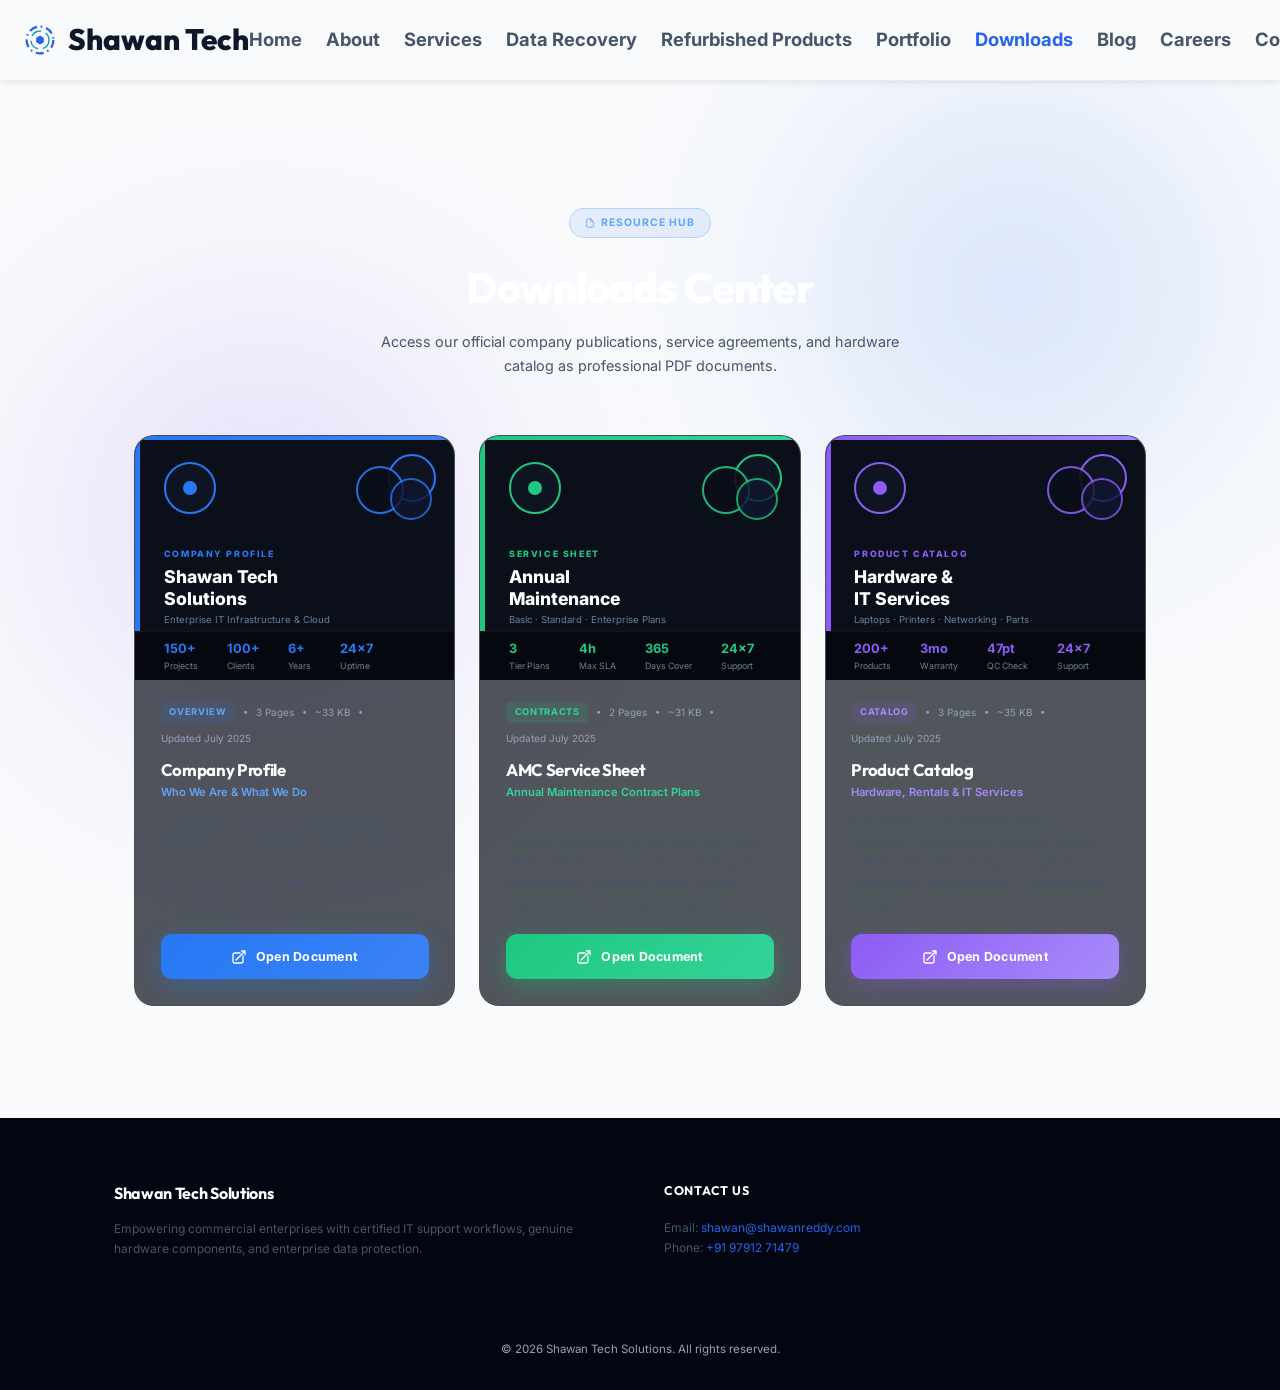
<file: downloads/index.html>
<!DOCTYPE html>
<html lang="en" data-theme="dark">
<head>
    <meta charset="UTF-8">
    <meta name="viewport" content="width=device-width, initial-scale=1.0">
    <title>Downloads Center | Shawan Tech Solutions</title>
    <meta name="description" content="Access our official company profile, AMC service sheet, and product catalog as professional PDF documents.">
    <link rel="stylesheet" href="../style.css">
    <link rel="preconnect" href="https://fonts.googleapis.com">
    <link rel="preconnect" href="https://fonts.gstatic.com" crossorigin>
    <link href="https://fonts.googleapis.com/css2?family=Inter:wght@400;500;600;700;800&display=swap" rel="stylesheet">
    <style>
        body { font-family: 'Inter', sans-serif; }

        /* ─── Hero ─── */
        .dl-hero {
            text-align: center;
            padding: 5rem 1.5rem 3.5rem;
        }
        .dl-hero-badge {
            display: inline-flex;
            align-items: center;
            gap: 0.4rem;
            background: rgba(59,130,246,0.1);
            border: 1px solid rgba(59,130,246,0.25);
            color: #60a5fa;
            font-size: 0.65rem;
            font-weight: 700;
            padding: 0.35rem 0.9rem;
            border-radius: 2rem;
            text-transform: uppercase;
            letter-spacing: 0.1em;
            margin-bottom: 1.5rem;
        }
        .dl-hero h1 { font-size: 2.6rem; font-weight: 800; color:#fff; margin-bottom:1rem; }
        .dl-hero p  { color: var(--text-secondary); max-width:520px; margin:0 auto; font-size:0.9rem; line-height:1.7; }

        /* ─── Document Cards Grid ─── */
        .dl-grid {
            max-width: 1060px;
            margin: 0 auto 7rem;
            padding: 0 1.5rem;
            display: grid;
            grid-template-columns: repeat(auto-fit, minmax(300px, 1fr));
            gap: 1.5rem;
        }

        .dl-card {
            background: rgba(11,15,25,0.7);
            border: 1px solid var(--border-glass);
            border-radius: 1.25rem;
            overflow: hidden;
            display: flex;
            flex-direction: column;
            transition: transform 0.25s, border-color 0.25s, box-shadow 0.25s;
            position: relative;
        }
        .dl-card:hover {
            transform: translateY(-4px);
            border-color: rgba(96,165,250,0.35);
            box-shadow: 0 20px 50px rgba(0,0,0,0.5);
        }

        /* Coloured top accent bar per card */
        .dl-card::before {
            content: '';
            display: block;
            height: 4px;
            width: 100%;
        }
        .dl-card.blue::before   { background: linear-gradient(90deg, #2678f5, #3b82f6); }
        .dl-card.green::before  { background: linear-gradient(90deg, #1ec880, #34d399); }
        .dl-card.purple::before { background: linear-gradient(90deg, #8c5cf5, #a78bfa); }

        /* ─── Card cover preview (mini dark mockup) ─── */
        .dl-cover {
            height: 240px;
            position: relative;
            display: flex;
            align-items: flex-start;
            padding: 1.4rem 1.8rem 0;
            overflow: hidden;
        }
        .dl-cover-bg {
            position: absolute;
            inset: 0;
            background: #0a0f19;
        }
        .dl-cover-accent {
            position: absolute;
            left: 0; top: 0; bottom: 0;
            width: 5px;
        }
        .blue  .dl-cover-accent { background: #2678f5; }
        .green .dl-cover-accent { background: #1ec880; }
        .purple .dl-cover-accent { background: #8c5cf5; }

        /* decorative circles */
        .dl-cover-circles {
            position: absolute;
            top: 12px; right: 16px;
            display: flex;
            gap: -6px;
        }
        .dc { border-radius: 50%; position: absolute; }
        .dc1 { width: 48px; height: 48px; top: 0;  right: 0;   border: 2px solid; background: #0e1422; }
        .dc2 { width: 48px; height: 48px; top: 12px; right: 32px; border: 2px solid; background: #0a0f19; opacity: 0.9; }
        .dc3 { width: 42px; height: 42px; top: 24px; right: 4px;  border: 2px solid; background: #0f1630; opacity: 0.8; }
        .blue   .dc  { border-color: #2678f5; }
        .green  .dc  { border-color: #1ec880; }
        .purple .dc  { border-color: #8c5cf5; }

        /* logo circle */
        .dl-logo-circ {
            width: 52px; height: 52px;
            border-radius: 50%;
            border: 2px solid;
            background: #0e1422;
            display: flex; align-items: center; justify-content: center;
            position: relative; z-index: 2;
            flex-shrink: 0;
        }
        .blue .dl-logo-circ   { border-color: #2678f5; }
        .green .dl-logo-circ  { border-color: #1ec880; }
        .purple .dl-logo-circ { border-color: #8c5cf5; }
        .dl-logo-inner {
            width: 14px; height: 14px;
            border-radius: 50%;
        }
        .blue   .dl-logo-inner  { background: #2678f5; }
        .green  .dl-logo-inner  { background: #1ec880; }
        .purple .dl-logo-inner  { background: #8c5cf5; }

        .dl-cover-text {
            position: absolute;
            left: 1.8rem;
            /* sit above the stats bar (approx 44px) + small gap */
            bottom: 52px;
            right: 5rem;
            z-index: 2;
        }
        .dl-cover-label {
            font-size: 0.55rem;
            font-weight: 800;
            letter-spacing: 0.18em;
            text-transform: uppercase;
            margin-bottom: 0.3rem;
        }
        .blue .dl-cover-label   { color: #2678f5; }
        .green .dl-cover-label  { color: #1ec880; }
        .purple .dl-cover-label { color: #8c5cf5; }
        .dl-cover-title {
            font-size: 1.1rem;
            font-weight: 800;
            color: #fff;
            line-height: 1.25;
        }
        .dl-cover-sub {
            font-size: 0.6rem;
            color: #698099;
            margin-top: 0.15rem;
        }

        /* mini stats */
        .dl-cover-stats {
            position: absolute;
            bottom: 0; left: 0; right: 0;
            display: flex;
            background: #060810;
            padding: 0.4rem 1.8rem;
            gap: 1.8rem;
            border-top: 1px solid rgba(255,255,255,0.05);
        }
        .dl-stat { display: flex; flex-direction: column; }
        .dl-stat-num { font-size: 0.8rem; font-weight: 700; }
        .blue   .dl-stat-num  { color: #2678f5; }
        .green  .dl-stat-num  { color: #1ec880; }
        .purple .dl-stat-num  { color: #8c5cf5; }
        .dl-stat-lbl { font-size: 0.55rem; color: #698099; }

        /* ─── Card body ─── */
        .dl-body {
            padding: 1.4rem 1.6rem 1.6rem;
            flex: 1;
            display: flex;
            flex-direction: column;
        }
        .dl-meta-row {
            display: flex;
            align-items: center;
            gap: 0.5rem;
            margin-bottom: 0.75rem;
            flex-wrap: wrap;
        }
        .dl-tag {
            font-size: 0.58rem;
            font-weight: 700;
            text-transform: uppercase;
            letter-spacing: 0.07em;
            padding: 0.18rem 0.55rem;
            border-radius: 0.25rem;
        }
        .blue   .dl-tag { background: rgba(38,120,245,0.12); color: #60a5fa; }
        .green  .dl-tag { background: rgba(30,200,128,0.12); color: #34d399; }
        .purple .dl-tag { background: rgba(140,92,245,0.12); color: #a78bfa; }
        .dl-meta-dot { color: var(--text-muted); font-size: 0.58rem; }
        .dl-meta-info { font-size: 0.62rem; color: var(--text-muted); }

        .dl-body h3 { font-size: 1.05rem; font-weight: 700; color: #fff; margin-bottom: 0.2rem; }
        .dl-body .dl-subtitle { font-size: 0.7rem; font-weight: 600; margin-bottom: 0.65rem; }
        .blue   .dl-subtitle { color: #60a5fa; }
        .green  .dl-subtitle { color: #34d399; }
        .purple .dl-subtitle { color: #a78bfa; }
        .dl-body p { font-size: 0.78rem; color: var(--text-secondary); line-height: 1.65; flex: 1; margin-bottom: 1.2rem; }

        /* ─── View button ─── */
        .btn-view {
            display: flex;
            align-items: center;
            justify-content: center;
            gap: 0.55rem;
            padding: 0.8rem 1.5rem;
            border-radius: 0.7rem;
            font-size: 0.78rem;
            font-weight: 700;
            text-decoration: none;
            letter-spacing: 0.02em;
            transition: opacity 0.2s, transform 0.2s, box-shadow 0.2s;
            border: none;
            cursor: pointer;
        }
        .btn-view:hover { opacity: 0.88; transform: scale(1.02); }
        .blue   .btn-view { background: linear-gradient(135deg,#2678f5,#3b82f6); color:#fff; box-shadow: 0 6px 24px rgba(38,120,245,0.35); }
        .green  .btn-view { background: linear-gradient(135deg,#1ec880,#34d399); color:#fff; box-shadow: 0 6px 24px rgba(30,200,128,0.35); }
        .purple .btn-view { background: linear-gradient(135deg,#8c5cf5,#a78bfa); color:#fff; box-shadow: 0 6px 24px rgba(140,92,245,0.35); }
        .btn-view svg { width:1rem; height:1rem; flex-shrink:0; }

        @media (max-width:640px) {
            .dl-grid { grid-template-columns: 1fr; }
            .dl-hero h1 { font-size: 2rem; }
        }
    </style>
</head>
<body>
    <div class="ambient-glow glow-primary"></div>
    <div class="ambient-glow glow-secondary"></div>

    <header class="scrolled">
        <div class="container nav-container" style="max-width:1440px;">
            <a href="../index.html#home" class="logo" style="white-space:nowrap;">
                <svg viewBox="0 0 100 100" xmlns="http://www.w3.org/2000/svg" fill="none">
                    <circle cx="50" cy="50" r="42" stroke="var(--primary)" stroke-width="7" stroke-dasharray="25 12 5 12"/>
                    <circle cx="50" cy="50" r="28" stroke="var(--secondary)" stroke-width="4" stroke-dasharray="35 15"/>
                    <polygon points="50 36, 62 43, 62 57, 50 64, 38 57, 38 43" fill="var(--primary)"/>
                </svg>
                Shawan Tech
            </a>
            <nav class="nav-links">
                <a href="../index.html#home">Home</a>
                <a href="../index.html#about">About</a>
                <a href="../index.html#services">Services</a>
                <a href="../data-recovery/index.html">Data Recovery</a>
                <a href="../refurbished-products/index.html">Refurbished Products</a>
                <a href="../index.html#portfolio">Portfolio</a>
                <a href="../index.html#downloads" class="active">Downloads</a>
                <a href="../index.html#blog">Blog</a>
                <a href="../careers/index.html">Careers</a>
                <a href="../index.html#contact">Contact</a>
            </nav>
            <div class="nav-actions">
                <button id="theme-toggle" class="btn-theme" aria-label="Toggle Theme"></button>
                <a href="../index.html#contact" class="btn btn-primary">Get Free Quote</a>
            </div>
        </div>
    </header>

    <main style="padding-top:8rem;">

        <!-- Hero -->
        <section class="dl-hero scroll-reveal">
            <span class="dl-hero-badge">
                <svg width="10" height="10" fill="none" stroke="currentColor" stroke-width="2" viewBox="0 0 24 24"><path d="M14 2H6a2 2 0 00-2 2v16a2 2 0 002 2h12a2 2 0 002-2V8z"/><polyline points="14 2 14 8 20 8"/></svg>
                Resource Hub
            </span>
            <h1>Downloads Center</h1>
            <p>Access our official company publications, service agreements, and hardware catalog as professional PDF documents.</p>
        </section>

        <!-- Cards -->
        <div class="dl-grid container">

            <!-- Company Profile -->
            <div class="dl-card blue scroll-reveal">
                <div class="dl-cover">
                    <div class="dl-cover-bg"></div>
                    <div class="dl-cover-accent"></div>
                    <!-- 3 decorative circles -->
                    <div style="position:absolute;top:14px;right:18px;width:100px;height:100px;">
                        <div class="dc dc1" style="border-color:#2678f5;background:#0e1422;"></div>
                        <div class="dc dc2" style="border-color:#2678f5;background:#0a0f19;"></div>
                        <div class="dc dc3" style="border-color:#2678f5;background:#0f1630;"></div>
                    </div>
                    <!-- Logo -->
                    <div class="dl-logo-circ" style="border-color:#2678f5;">
                        <div class="dl-logo-inner" style="background:#2678f5;"></div>
                    </div>
                    <!-- Title text -->
                    <div class="dl-cover-text">
                        <div class="dl-cover-label" style="color:#2678f5;">Company Profile</div>
                        <div class="dl-cover-title">Shawan Tech<br>Solutions</div>
                        <div class="dl-cover-sub">Enterprise IT Infrastructure & Cloud</div>
                    </div>
                    <!-- Stats strip -->
                    <div class="dl-cover-stats">
                        <div class="dl-stat"><span class="dl-stat-num" style="color:#2678f5;">150+</span><span class="dl-stat-lbl">Projects</span></div>
                        <div class="dl-stat"><span class="dl-stat-num" style="color:#2678f5;">100+</span><span class="dl-stat-lbl">Clients</span></div>
                        <div class="dl-stat"><span class="dl-stat-num" style="color:#2678f5;">6+</span><span class="dl-stat-lbl">Years</span></div>
                        <div class="dl-stat"><span class="dl-stat-num" style="color:#2678f5;">24x7</span><span class="dl-stat-lbl">Uptime</span></div>
                    </div>
                </div>
                <div class="dl-body">
                    <div class="dl-meta-row">
                        <span class="dl-tag">Overview</span>
                        <span class="dl-meta-dot">•</span><span class="dl-meta-info">3 Pages</span>
                        <span class="dl-meta-dot">•</span><span class="dl-meta-info">~33 KB</span>
                        <span class="dl-meta-dot">•</span><span class="dl-meta-info">Updated July 2025</span>
                    </div>
                    <h3>Company Profile</h3>
                    <p class="dl-subtitle">Who We Are & What We Do</p>
                    <p>A complete overview of Shawan Tech Solutions — our mission, service portfolio, technology partnerships, industries served, and contact details. Ideal for sharing with procurement teams.</p>
                    <a href="Shawan-Tech-Company-Profile.pdf" target="_blank" class="btn-view" id="view-company-profile">
                        <svg fill="none" stroke="currentColor" viewBox="0 0 24 24" stroke-width="2"><path stroke-linecap="round" stroke-linejoin="round" d="M13.5 6H5.25A2.25 2.25 0 003 8.25v10.5A2.25 2.25 0 005.25 21h10.5A2.25 2.25 0 0018 18.75V10.5m-10.5 6L21 3m0 0h-5.25M21 3v5.25"/></svg>
                        Open Document
                    </a>
                </div>
            </div>

            <!-- AMC Service Sheet -->
            <div class="dl-card green scroll-reveal">
                <div class="dl-cover">
                    <div class="dl-cover-bg"></div>
                    <div class="dl-cover-accent"></div>
                    <div style="position:absolute;top:14px;right:18px;width:100px;height:100px;">
                        <div class="dc dc1" style="border-color:#1ec880;background:#0e1422;"></div>
                        <div class="dc dc2" style="border-color:#1ec880;background:#0a0f19;"></div>
                        <div class="dc dc3" style="border-color:#1ec880;background:#0f1630;"></div>
                    </div>
                    <div class="dl-logo-circ" style="border-color:#1ec880;">
                        <div class="dl-logo-inner" style="background:#1ec880;"></div>
                    </div>
                    <div class="dl-cover-text">
                        <div class="dl-cover-label" style="color:#1ec880;">Service Sheet</div>
                        <div class="dl-cover-title">Annual<br>Maintenance</div>
                        <div class="dl-cover-sub">Basic · Standard · Enterprise Plans</div>
                    </div>
                    <div class="dl-cover-stats">
                        <div class="dl-stat"><span class="dl-stat-num" style="color:#1ec880;">3</span><span class="dl-stat-lbl">Tier Plans</span></div>
                        <div class="dl-stat"><span class="dl-stat-num" style="color:#1ec880;">4h</span><span class="dl-stat-lbl">Max SLA</span></div>
                        <div class="dl-stat"><span class="dl-stat-num" style="color:#1ec880;">365</span><span class="dl-stat-lbl">Days Cover</span></div>
                        <div class="dl-stat"><span class="dl-stat-num" style="color:#1ec880;">24x7</span><span class="dl-stat-lbl">Support</span></div>
                    </div>
                </div>
                <div class="dl-body">
                    <div class="dl-meta-row">
                        <span class="dl-tag">Contracts</span>
                        <span class="dl-meta-dot">•</span><span class="dl-meta-info">2 Pages</span>
                        <span class="dl-meta-dot">•</span><span class="dl-meta-info">~31 KB</span>
                        <span class="dl-meta-dot">•</span><span class="dl-meta-info">Updated July 2025</span>
                    </div>
                    <h3>AMC Service Sheet</h3>
                    <p class="dl-subtitle">Annual Maintenance Contract Plans</p>
                    <p>Detailed breakdown of our three AMC tiers (Basic, Standard, Enterprise) including SLA commitments, coverage scope, pricing, response times, and contract terms.</p>
                    <a href="Shawan-Tech-AMC-Service-Sheet.pdf" target="_blank" class="btn-view" id="view-amc-sheet">
                        <svg fill="none" stroke="currentColor" viewBox="0 0 24 24" stroke-width="2"><path stroke-linecap="round" stroke-linejoin="round" d="M13.5 6H5.25A2.25 2.25 0 003 8.25v10.5A2.25 2.25 0 005.25 21h10.5A2.25 2.25 0 0018 18.75V10.5m-10.5 6L21 3m0 0h-5.25M21 3v5.25"/></svg>
                        Open Document
                    </a>
                </div>
            </div>

            <!-- Product Catalog -->
            <div class="dl-card purple scroll-reveal">
                <div class="dl-cover">
                    <div class="dl-cover-bg"></div>
                    <div class="dl-cover-accent"></div>
                    <div style="position:absolute;top:14px;right:18px;width:100px;height:100px;">
                        <div class="dc dc1" style="border-color:#8c5cf5;background:#0e1422;"></div>
                        <div class="dc dc2" style="border-color:#8c5cf5;background:#0a0f19;"></div>
                        <div class="dc dc3" style="border-color:#8c5cf5;background:#0f1630;"></div>
                    </div>
                    <div class="dl-logo-circ" style="border-color:#8c5cf5;">
                        <div class="dl-logo-inner" style="background:#8c5cf5;"></div>
                    </div>
                    <div class="dl-cover-text">
                        <div class="dl-cover-label" style="color:#8c5cf5;">Product Catalog</div>
                        <div class="dl-cover-title">Hardware &<br>IT Services</div>
                        <div class="dl-cover-sub">Laptops · Printers · Networking · Parts</div>
                    </div>
                    <div class="dl-cover-stats">
                        <div class="dl-stat"><span class="dl-stat-num" style="color:#8c5cf5;">200+</span><span class="dl-stat-lbl">Products</span></div>
                        <div class="dl-stat"><span class="dl-stat-num" style="color:#8c5cf5;">3mo</span><span class="dl-stat-lbl">Warranty</span></div>
                        <div class="dl-stat"><span class="dl-stat-num" style="color:#8c5cf5;">47pt</span><span class="dl-stat-lbl">QC Check</span></div>
                        <div class="dl-stat"><span class="dl-stat-num" style="color:#8c5cf5;">24x7</span><span class="dl-stat-lbl">Support</span></div>
                    </div>
                </div>
                <div class="dl-body">
                    <div class="dl-meta-row">
                        <span class="dl-tag">Catalog</span>
                        <span class="dl-meta-dot">•</span><span class="dl-meta-info">3 Pages</span>
                        <span class="dl-meta-dot">•</span><span class="dl-meta-info">~35 KB</span>
                        <span class="dl-meta-dot">•</span><span class="dl-meta-info">Updated July 2025</span>
                    </div>
                    <h3>Product Catalog</h3>
                    <p class="dl-subtitle">Hardware, Rentals & IT Services</p>
                    <p>Full catalog of refurbished laptops, desktops, workstations, monitors, printer rentals, networking equipment, genuine spare parts, and managed IT services with pricing.</p>
                    <a href="Shawan-Tech-Product-Catalog.pdf" target="_blank" class="btn-view" id="view-product-catalog">
                        <svg fill="none" stroke="currentColor" viewBox="0 0 24 24" stroke-width="2"><path stroke-linecap="round" stroke-linejoin="round" d="M13.5 6H5.25A2.25 2.25 0 003 8.25v10.5A2.25 2.25 0 005.25 21h10.5A2.25 2.25 0 0018 18.75V10.5m-10.5 6L21 3m0 0h-5.25M21 3v5.25"/></svg>
                        Open Document
                    </a>
                </div>
            </div>

        </div>
    </main>

    <!-- Footer -->
    <footer style="background:#030611;padding:4rem 1.5rem 2rem;border-top:1px solid var(--border-glass);position:relative;z-index:10;">
        <div class="container" style="display:grid;grid-template-columns:repeat(auto-fit,minmax(200px,1fr));gap:3rem;max-width:1100px;margin:0 auto 3rem;">
            <div>
                <h4 style="font-size:1rem;font-weight:700;color:#fff;margin-bottom:1rem;">Shawan Tech Solutions</h4>
                <p style="font-size:0.75rem;color:var(--text-secondary);line-height:1.65;">Empowering commercial enterprises with certified IT support workflows, genuine hardware components, and enterprise data protection.</p>
            </div>
            <div>
                <h4 style="font-size:0.78rem;font-weight:700;color:#fff;text-transform:uppercase;letter-spacing:0.06em;margin-bottom:1.2rem;">Contact Us</h4>
                <p style="font-size:0.75rem;color:var(--text-secondary);line-height:1.7;">Email: <a href="mailto:shawan@shawanreddy.com" style="color:var(--primary);">shawan@shawanreddy.com</a><br>Phone: <a href="tel:+919791271479" style="color:var(--primary);">+91 97912 71479</a></p>
            </div>
        </div>
        <div class="container" style="border-top:1px solid var(--border-glass);padding-top:2rem;text-align:center;max-width:1100px;margin:0 auto;">
            <p style="font-size:0.72rem;color:var(--text-muted);">© 2026 Shawan Tech Solutions. All rights reserved.</p>
        </div>
    </footer>

    <script>
        // Theme
        const tt = document.getElementById('theme-toggle');
        const ct = localStorage.getItem('theme') || 'dark';
        document.documentElement.setAttribute('data-theme', ct);
        const moonSVG = '<svg fill="none" stroke="currentColor" viewBox="0 0 24 24" style="width:1.2rem;height:1.2rem;"><path stroke-linecap="round" stroke-linejoin="round" stroke-width="2" d="M20.354 15.354A9 9 0 018.646 3.646 9.003 9.003 0 0012 21a9.003 9.003 0 008.354-5.646z"></path></svg>';
        const sunSVG  = '<svg fill="none" stroke="currentColor" viewBox="0 0 24 24" style="width:1.2rem;height:1.2rem;"><path stroke-linecap="round" stroke-linejoin="round" stroke-width="2" d="M12 3v1m0 16v1m9-9h-1M4 12H3m15.364-6.364l-.707.707M6.343 17.657l-.707.707m0-12.728l.707.707m12.728 12.728l.707.707M15 12a3 3 0 11-6 0 3 3 0 016 0z"></path></svg>';
        if (tt) {
            tt.innerHTML = ct === 'light' ? moonSVG : sunSVG;
            tt.addEventListener('click', () => {
                const nt = document.documentElement.getAttribute('data-theme') === 'light' ? 'dark' : 'light';
                document.documentElement.setAttribute('data-theme', nt);
                localStorage.setItem('theme', nt);
                tt.innerHTML = nt === 'light' ? moonSVG : sunSVG;
            });
        }
        // Scroll reveal
        const els = document.querySelectorAll('.scroll-reveal');
        const reveal = () => els.forEach(el => {
            if (el.getBoundingClientRect().top < window.innerHeight - 80) el.classList.add('active');
        });
        window.addEventListener('scroll', reveal);
        window.addEventListener('load', reveal);
        reveal();
    </script>
</body>
</html>
</file>
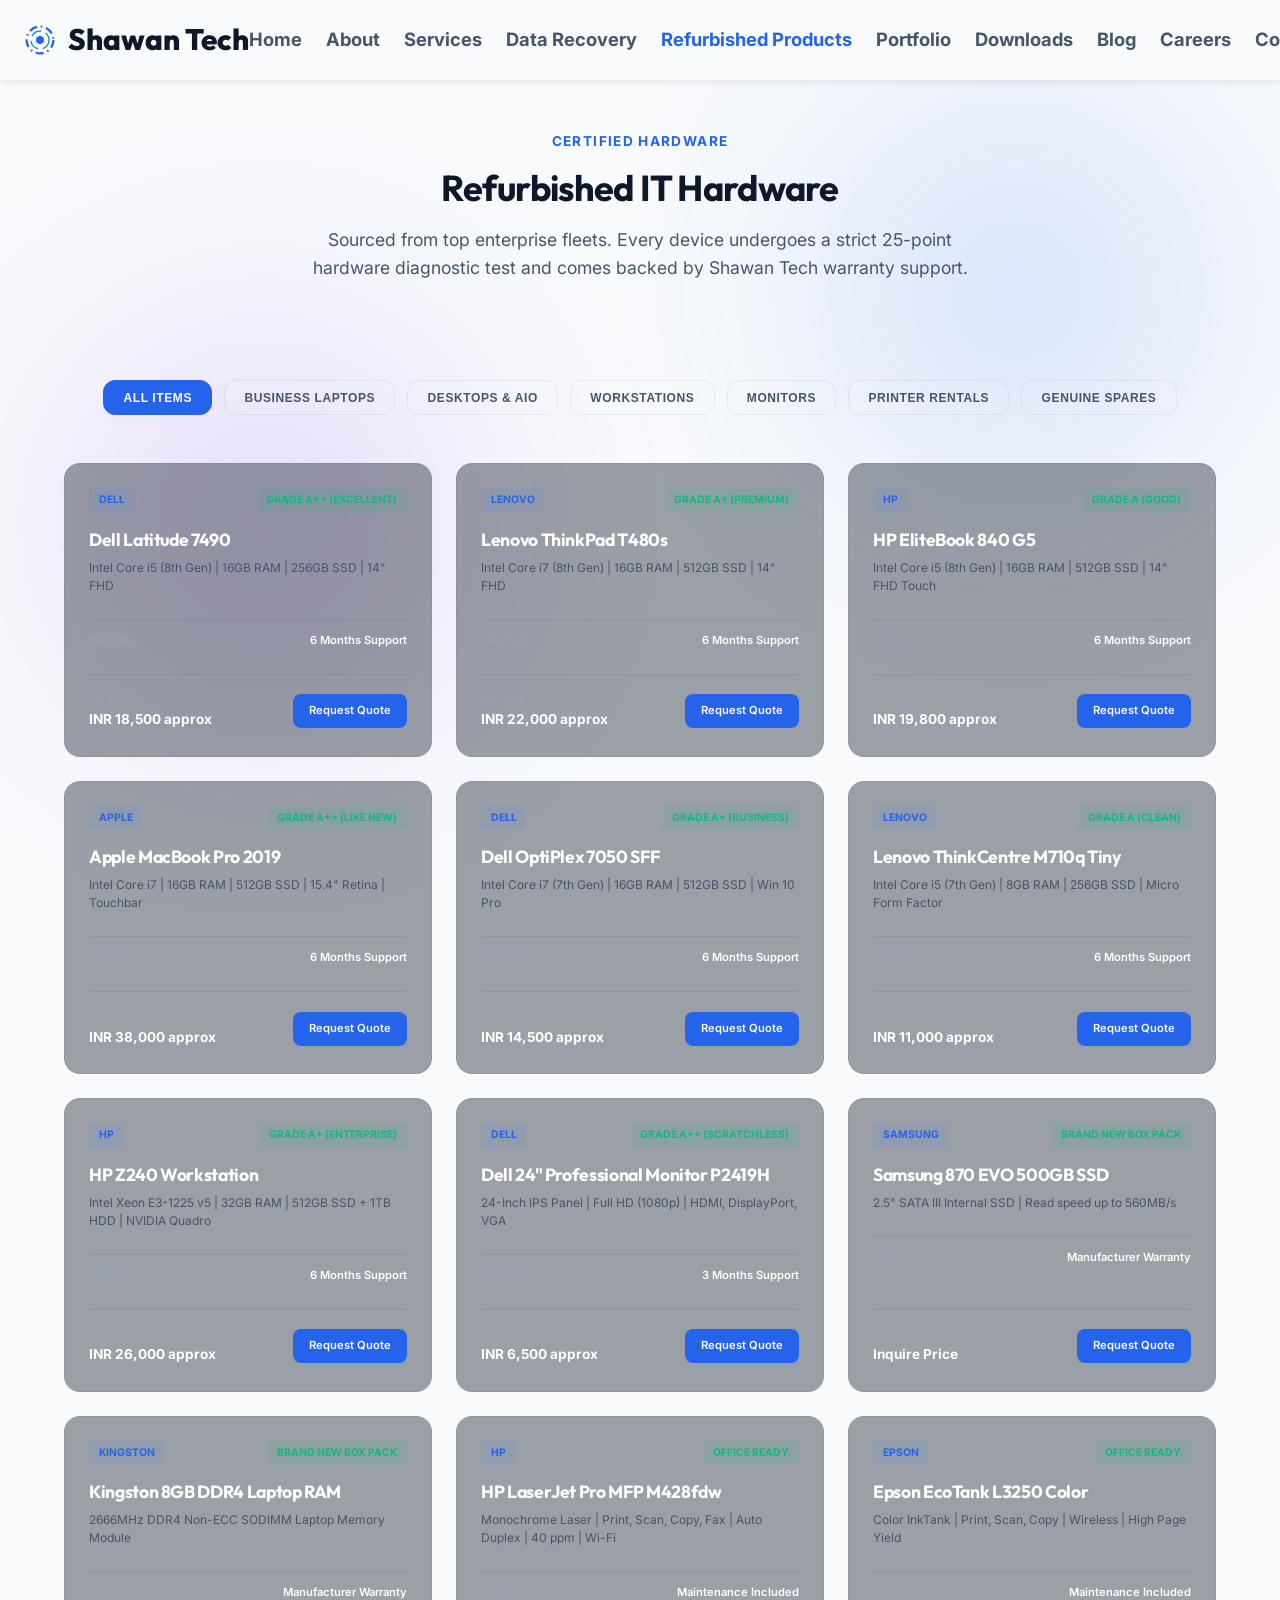
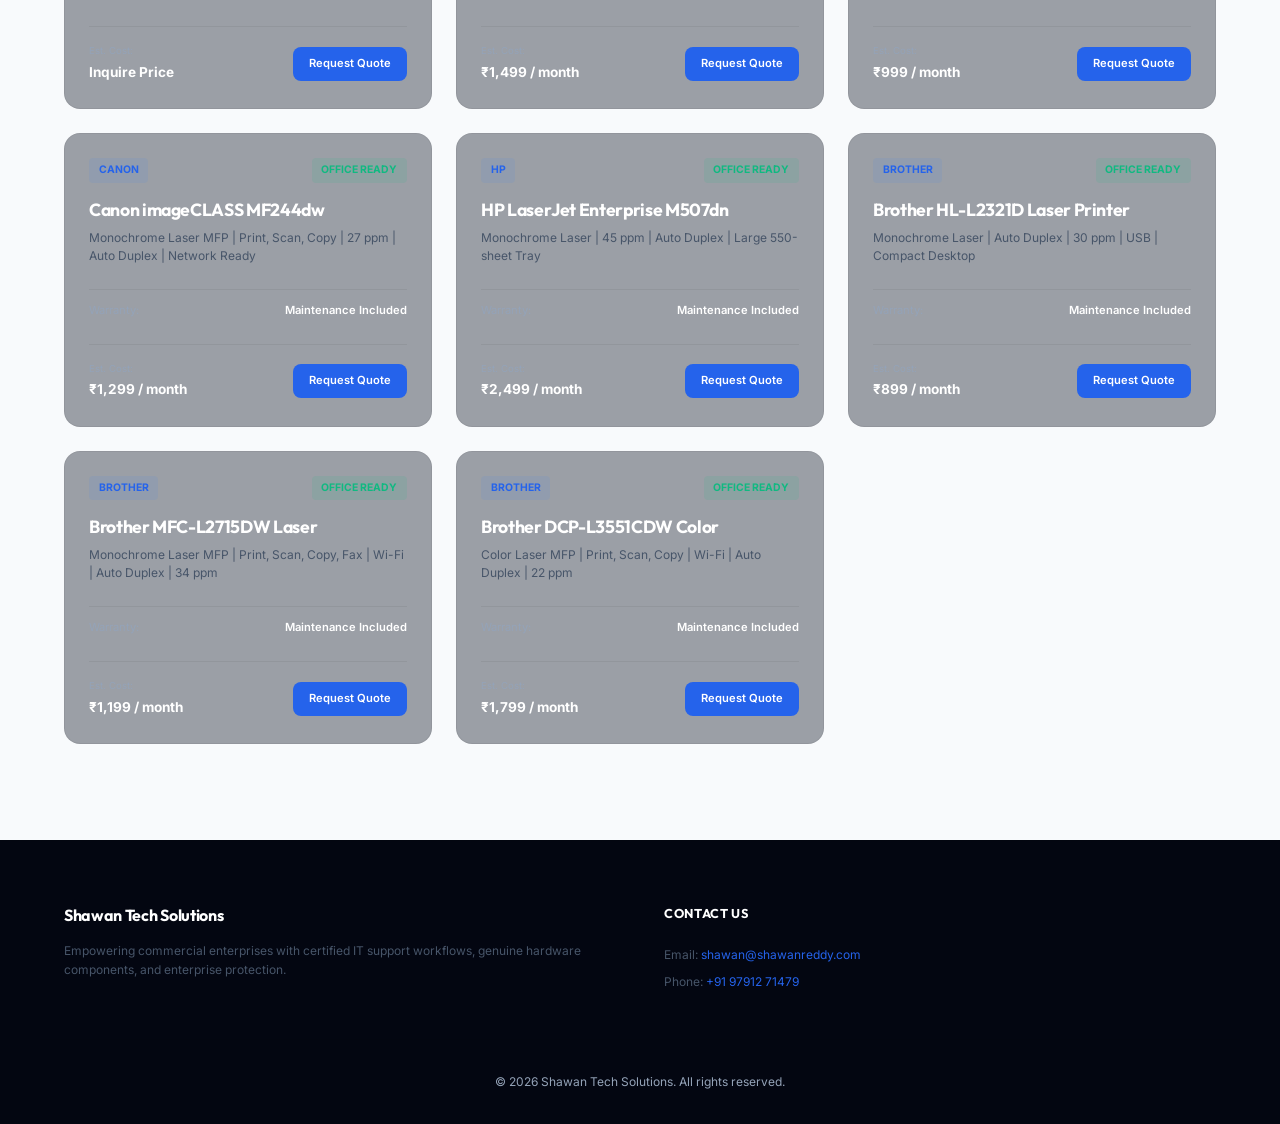
<file: refurbished-products/index.html>
<!DOCTYPE html>
<html lang="en" data-theme="dark">
<head>
    <meta charset="UTF-8">
    <meta name="viewport" content="width=device-width, initial-scale=1.0">
    <title>Refurbished IT Hardware & Computer Rentals | Shawan Tech Solutions</title>
    <meta name="description" content="Browse our inventory of business-grade refurbished laptops, enterprise desktops, workstations, monitors, and printer rentals backed by Shawan Tech warranty support.">
    <link rel="stylesheet" href="../style.css">
    <link rel="icon" type="image/svg+xml" href="data:image/svg+xml,<svg xmlns='http://www.w3.org/2000/svg' viewBox='0 0 100 100' fill='none'><circle cx='50' cy='50' r='42' stroke='%232563eb' stroke-width='8' stroke-dasharray='25 12' /><circle cx='50' cy='50' r='28' stroke='%233b82f6' stroke-width='4' /><polygon points='50 36, 62 43, 62 57, 50 64, 38 57, 38 43' fill='%232563eb' /><circle cx='50' cy='50' r='5' fill='%23ffffff' /></svg>">
    <style>
        .filter-container {
            display: flex;
            flex-wrap: wrap;
            justify-content: center;
            gap: 0.75rem;
            margin-bottom: 3rem;
        }
        .filter-btn {
            background: rgba(255, 255, 255, 0.05);
            border: 1px solid var(--border-glass);
            color: var(--text-secondary);
            padding: 0.6rem 1.2rem;
            border-radius: 0.75rem;
            font-size: 0.75rem;
            font-weight: 700;
            cursor: pointer;
            transition: all var(--transition-fast);
            text-transform: uppercase;
            letter-spacing: 0.05em;
        }
        .filter-btn.active, .filter-btn:hover {
            background-color: var(--primary);
            color: #ffffff;
            border-color: var(--primary);
        }
        .catalog-grid {
            display: grid;
            grid-template-columns: repeat(auto-fit, minmax(280px, 1fr));
            gap: 1.5rem;
        }
        .product-card {
            display: flex;
            flex-direction: column;
            justify-content: space-between;
            padding: 1.5rem;
            border-radius: 1rem;
            background-color: rgba(17, 24, 39, 0.4);
            border: 1px solid var(--border-glass);
            transition: all var(--transition-fast);
        }
        .product-card:hover {
            border-color: var(--primary);
            box-shadow: var(--shadow-glow);
        }
        .badge {
            font-size: 0.65rem;
            font-weight: 700;
            padding: 0.25rem 0.6rem;
            border-radius: 0.25rem;
            text-transform: uppercase;
        }
        .badge-brand { background: rgba(59, 130, 246, 0.1); color: var(--primary); }
        .badge-condition { background: rgba(16, 185, 129, 0.1); color: var(--success); }
    </style>
</head>
<body>

    <!-- Ambient background glows -->
    <div class="ambient-glow glow-primary"></div>
    <div class="ambient-glow glow-secondary"></div>

    <!-- Header / Sticky Navigation -->
    <header class="scrolled">
        <div class="container nav-container" style="max-width: 1440px;">
            <a href="../#home" class="logo" style="white-space: nowrap;">
                <svg viewBox="0 0 100 100" xmlns="http://www.w3.org/2000/svg" fill="none">
                    <circle cx="50" cy="50" r="42" stroke="var(--primary)" stroke-width="7" stroke-dasharray="25 12 5 12" />
                    <circle cx="50" cy="50" r="28" stroke="var(--secondary)" stroke-width="4" stroke-dasharray="35 15" />
                    <polygon points="50 36, 62 43, 62 57, 50 64, 38 57, 38 43" fill="var(--primary)" />
                </svg>
                Shawan Tech
            </a>
            <nav class="nav-links">
                <a href="../index.html#home">Home</a>
                <a href="../index.html#about">About</a>
                <a href="../index.html#services">Services</a>
                <a href="../data-recovery/index.html">Data Recovery</a>
                <a href="../refurbished-products/index.html" class="active">Refurbished Products</a>
                <a href="../index.html#portfolio">Portfolio</a>
                <a href="../index.html#downloads">Downloads</a>
                <a href="../index.html#blog">Blog</a>
                <a href="../careers/index.html">Careers</a>
                <a href="../index.html#contact">Contact</a>
            </nav>
            <div class="nav-actions">
                <button id="theme-toggle" class="btn-theme" aria-label="Toggle Light/Dark Theme">
                    <!-- Icon replaced dynamically by script -->
                </button>
                <a href="../#contact" class="btn btn-primary">Get Free Quote</a>
            </div>
        </div>
    </header>

    <main style="padding-top: 8rem; padding-bottom: 6rem;">
        
        <!-- Header -->
        <section class="container" style="margin-bottom: 3rem;">
            <div class="section-header" style="text-align: center;">
                <span class="section-subtitle">Certified Hardware</span>
                <h1 class="section-title">Refurbished IT Hardware</h1>
                <p class="section-description">Sourced from top enterprise fleets. Every device undergoes a strict 25-point hardware diagnostic test and comes backed by Shawan Tech warranty support.</p>
            </div>
        </section>

        <!-- Categories Filters -->
        <section class="container">
            <div class="filter-container">
                <button class="filter-btn active" data-filter="all">All Items</button>
                <button class="filter-btn" data-filter="laptops">Business Laptops</button>
                <button class="filter-btn" data-filter="desktops">Desktops & AIO</button>
                <button class="filter-btn" data-filter="workstations">Workstations</button>
                <button class="filter-btn" data-filter="monitors">Monitors</button>
                <button class="filter-btn" data-filter="printers">Printer Rentals</button>
                <button class="filter-btn" data-filter="spares">Genuine Spares</button>
            </div>

            <!-- Products Catalog Grid -->
            <div class="catalog-grid" id="catalogGrid">
                <!-- Laptop 1 -->
                <div class="product-card" data-category="laptops">
                    <div>
                        <div style="display: flex; justify-content: space-between; align-items: center; margin-bottom: 1rem;">
                            <span class="badge badge-brand">Dell</span>
                            <span class="badge badge-condition">Grade A++ (Excellent)</span>
                        </div>
                        <h3 style="font-size: 1.1rem; font-weight: 700; color: #fff; margin-bottom: 0.5rem;">Dell Latitude 7490</h3>
                        <p style="font-size: 0.75rem; color: var(--text-secondary); line-height: 1.5; margin-bottom: 1.5rem;">Intel Core i5 (8th Gen) | 16GB RAM | 256GB SSD | 14" FHD</p>
                        <div style="border-top: 1px solid var(--border-glass); padding-top: 0.75rem; display: flex; justify-content: space-between; font-size: 0.7rem; color: var(--text-muted);">
                            <span>Warranty:</span>
                            <span style="color: #fff; font-weight: 600;">6 Months Support</span>
                        </div>
                    </div>
                    <div style="display: flex; justify-content: space-between; align-items: center; margin-top: 1.5rem; border-top: 1px solid var(--border-glass); padding-top: 1rem;">
                        <div>
                            <span style="font-size: 0.6rem; color: var(--text-muted); display: block;">Est. Cost:</span>
                            <span style="font-size: 0.85rem; font-weight: 700; color: #fff;">INR 18,500 approx</span>
                        </div>
                        <a href="https://wa.me/919791271479?text=Hello%20Shawan%20Tech%2C%20I%20would%20like%20to%20request%20a%20quote%20for%20the%20Dell%20Latitude%207490." target="_blank" class="btn btn-primary" style="padding: 0.5rem 1rem; font-size: 0.7rem; border-radius: 0.5rem;">Request Quote</a>
                    </div>
                </div>

                <!-- Laptop 2 -->
                <div class="product-card" data-category="laptops">
                    <div>
                        <div style="display: flex; justify-content: space-between; align-items: center; margin-bottom: 1rem;">
                            <span class="badge badge-brand">Lenovo</span>
                            <span class="badge badge-condition">Grade A+ (Premium)</span>
                        </div>
                        <h3 style="font-size: 1.1rem; font-weight: 700; color: #fff; margin-bottom: 0.5rem;">Lenovo ThinkPad T480s</h3>
                        <p style="font-size: 0.75rem; color: var(--text-secondary); line-height: 1.5; margin-bottom: 1.5rem;">Intel Core i7 (8th Gen) | 16GB RAM | 512GB SSD | 14" FHD</p>
                        <div style="border-top: 1px solid var(--border-glass); padding-top: 0.75rem; display: flex; justify-content: space-between; font-size: 0.7rem; color: var(--text-muted);">
                            <span>Warranty:</span>
                            <span style="color: #fff; font-weight: 600;">6 Months Support</span>
                        </div>
                    </div>
                    <div style="display: flex; justify-content: space-between; align-items: center; margin-top: 1.5rem; border-top: 1px solid var(--border-glass); padding-top: 1rem;">
                        <div>
                            <span style="font-size: 0.6rem; color: var(--text-muted); display: block;">Est. Cost:</span>
                            <span style="font-size: 0.85rem; font-weight: 700; color: #fff;">INR 22,000 approx</span>
                        </div>
                        <a href="https://wa.me/919791271479?text=Hello%20Shawan%20Tech%2C%20I%20would%20like%20to%20request%20a%20quote%20for%20the%20Lenovo%20ThinkPad%20T480s." target="_blank" class="btn btn-primary" style="padding: 0.5rem 1rem; font-size: 0.7rem; border-radius: 0.5rem;">Request Quote</a>
                    </div>
                </div>

                <!-- Laptop 3 -->
                <div class="product-card" data-category="laptops">
                    <div>
                        <div style="display: flex; justify-content: space-between; align-items: center; margin-bottom: 1rem;">
                            <span class="badge badge-brand">HP</span>
                            <span class="badge badge-condition">Grade A (Good)</span>
                        </div>
                        <h3 style="font-size: 1.1rem; font-weight: 700; color: #fff; margin-bottom: 0.5rem;">HP EliteBook 840 G5</h3>
                        <p style="font-size: 0.75rem; color: var(--text-secondary); line-height: 1.5; margin-bottom: 1.5rem;">Intel Core i5 (8th Gen) | 16GB RAM | 512GB SSD | 14" FHD Touch</p>
                        <div style="border-top: 1px solid var(--border-glass); padding-top: 0.75rem; display: flex; justify-content: space-between; font-size: 0.7rem; color: var(--text-muted);">
                            <span>Warranty:</span>
                            <span style="color: #fff; font-weight: 600;">6 Months Support</span>
                        </div>
                    </div>
                    <div style="display: flex; justify-content: space-between; align-items: center; margin-top: 1.5rem; border-top: 1px solid var(--border-glass); padding-top: 1rem;">
                        <div>
                            <span style="font-size: 0.6rem; color: var(--text-muted); display: block;">Est. Cost:</span>
                            <span style="font-size: 0.85rem; font-weight: 700; color: #fff;">INR 19,800 approx</span>
                        </div>
                        <a href="https://wa.me/919791271479?text=Hello%20Shawan%20Tech%2C%20I%20would%20like%20to%20request%20a%20quote%20for%20the%20HP%20EliteBook%20840%20G5." target="_blank" class="btn btn-primary" style="padding: 0.5rem 1rem; font-size: 0.7rem; border-radius: 0.5rem;">Request Quote</a>
                    </div>
                </div>

                <!-- Laptop 4 -->
                <div class="product-card" data-category="laptops">
                    <div>
                        <div style="display: flex; justify-content: space-between; align-items: center; margin-bottom: 1rem;">
                            <span class="badge badge-brand">Apple</span>
                            <span class="badge badge-condition">Grade A++ (Like New)</span>
                        </div>
                        <h3 style="font-size: 1.1rem; font-weight: 700; color: #fff; margin-bottom: 0.5rem;">Apple MacBook Pro 2019</h3>
                        <p style="font-size: 0.75rem; color: var(--text-secondary); line-height: 1.5; margin-bottom: 1.5rem;">Intel Core i7 | 16GB RAM | 512GB SSD | 15.4" Retina | Touchbar</p>
                        <div style="border-top: 1px solid var(--border-glass); padding-top: 0.75rem; display: flex; justify-content: space-between; font-size: 0.7rem; color: var(--text-muted);">
                            <span>Warranty:</span>
                            <span style="color: #fff; font-weight: 600;">6 Months Support</span>
                        </div>
                    </div>
                    <div style="display: flex; justify-content: space-between; align-items: center; margin-top: 1.5rem; border-top: 1px solid var(--border-glass); padding-top: 1rem;">
                        <div>
                            <span style="font-size: 0.6rem; color: var(--text-muted); display: block;">Est. Cost:</span>
                            <span style="font-size: 0.85rem; font-weight: 700; color: #fff;">INR 38,000 approx</span>
                        </div>
                        <a href="https://wa.me/919791271479?text=Hello%20Shawan%20Tech%2C%20I%20would%20like%20to%20request%20a%20quote%20for%20the%20Apple%20MacBook%20Pro%202019." target="_blank" class="btn btn-primary" style="padding: 0.5rem 1rem; font-size: 0.7rem; border-radius: 0.5rem;">Request Quote</a>
                    </div>
                </div>

                <!-- Desktop 1 -->
                <div class="product-card" data-category="desktops">
                    <div>
                        <div style="display: flex; justify-content: space-between; align-items: center; margin-bottom: 1rem;">
                            <span class="badge badge-brand">Dell</span>
                            <span class="badge badge-condition">Grade A+ (Business)</span>
                        </div>
                        <h3 style="font-size: 1.1rem; font-weight: 700; color: #fff; margin-bottom: 0.5rem;">Dell OptiPlex 7050 SFF</h3>
                        <p style="font-size: 0.75rem; color: var(--text-secondary); line-height: 1.5; margin-bottom: 1.5rem;">Intel Core i7 (7th Gen) | 16GB RAM | 512GB SSD | Win 10 Pro</p>
                        <div style="border-top: 1px solid var(--border-glass); padding-top: 0.75rem; display: flex; justify-content: space-between; font-size: 0.7rem; color: var(--text-muted);">
                            <span>Warranty:</span>
                            <span style="color: #fff; font-weight: 600;">6 Months Support</span>
                        </div>
                    </div>
                    <div style="display: flex; justify-content: space-between; align-items: center; margin-top: 1.5rem; border-top: 1px solid var(--border-glass); padding-top: 1rem;">
                        <div>
                            <span style="font-size: 0.6rem; color: var(--text-muted); display: block;">Est. Cost:</span>
                            <span style="font-size: 0.85rem; font-weight: 700; color: #fff;">INR 14,500 approx</span>
                        </div>
                        <a href="https://wa.me/919791271479?text=Hello%20Shawan%20Tech%2C%20I%20would%20like%20to%20request%20a%20quote%20for%20the%20Dell%20OptiPlex%207050%20SFF." target="_blank" class="btn btn-primary" style="padding: 0.5rem 1rem; font-size: 0.7rem; border-radius: 0.5rem;">Request Quote</a>
                    </div>
                </div>

                <!-- Desktop 2 -->
                <div class="product-card" data-category="desktops">
                    <div>
                        <div style="display: flex; justify-content: space-between; align-items: center; margin-bottom: 1rem;">
                            <span class="badge badge-brand">Lenovo</span>
                            <span class="badge badge-condition">Grade A (Clean)</span>
                        </div>
                        <h3 style="font-size: 1.1rem; font-weight: 700; color: #fff; margin-bottom: 0.5rem;">Lenovo ThinkCentre M710q Tiny</h3>
                        <p style="font-size: 0.75rem; color: var(--text-secondary); line-height: 1.5; margin-bottom: 1.5rem;">Intel Core i5 (7th Gen) | 8GB RAM | 256GB SSD | Micro Form Factor</p>
                        <div style="border-top: 1px solid var(--border-glass); padding-top: 0.75rem; display: flex; justify-content: space-between; font-size: 0.7rem; color: var(--text-muted);">
                            <span>Warranty:</span>
                            <span style="color: #fff; font-weight: 600;">6 Months Support</span>
                        </div>
                    </div>
                    <div style="display: flex; justify-content: space-between; align-items: center; margin-top: 1.5rem; border-top: 1px solid var(--border-glass); padding-top: 1rem;">
                        <div>
                            <span style="font-size: 0.6rem; color: var(--text-muted); display: block;">Est. Cost:</span>
                            <span style="font-size: 0.85rem; font-weight: 700; color: #fff;">INR 11,000 approx</span>
                        </div>
                        <a href="https://wa.me/919791271479?text=Hello%20Shawan%20Tech%2C%20I%20would%20like%20to%20request%20a%20quote%20for%20the%20Lenovo%20ThinkCentre%20M710q%20Tiny." target="_blank" class="btn btn-primary" style="padding: 0.5rem 1rem; font-size: 0.7rem; border-radius: 0.5rem;">Request Quote</a>
                    </div>
                </div>

                <!-- Workstation 1 -->
                <div class="product-card" data-category="workstations">
                    <div>
                        <div style="display: flex; justify-content: space-between; align-items: center; margin-bottom: 1rem;">
                            <span class="badge badge-brand">HP</span>
                            <span class="badge badge-condition">Grade A+ (Enterprise)</span>
                        </div>
                        <h3 style="font-size: 1.1rem; font-weight: 700; color: #fff; margin-bottom: 0.5rem;">HP Z240 Workstation</h3>
                        <p style="font-size: 0.75rem; color: var(--text-secondary); line-height: 1.5; margin-bottom: 1.5rem;">Intel Xeon E3-1225 v5 | 32GB RAM | 512GB SSD + 1TB HDD | NVIDIA Quadro</p>
                        <div style="border-top: 1px solid var(--border-glass); padding-top: 0.75rem; display: flex; justify-content: space-between; font-size: 0.7rem; color: var(--text-muted);">
                            <span>Warranty:</span>
                            <span style="color: #fff; font-weight: 600;">6 Months Support</span>
                        </div>
                    </div>
                    <div style="display: flex; justify-content: space-between; align-items: center; margin-top: 1.5rem; border-top: 1px solid var(--border-glass); padding-top: 1rem;">
                        <div>
                            <span style="font-size: 0.6rem; color: var(--text-muted); display: block;">Est. Cost:</span>
                            <span style="font-size: 0.85rem; font-weight: 700; color: #fff;">INR 26,000 approx</span>
                        </div>
                        <a href="https://wa.me/919791271479?text=Hello%20Shawan%20Tech%2C%20I%20would%20like%20to%20request%20a%20quote%20for%20the%20HP%20Z240%20Workstation." target="_blank" class="btn btn-primary" style="padding: 0.5rem 1rem; font-size: 0.7rem; border-radius: 0.5rem;">Request Quote</a>
                    </div>
                </div>

                <!-- Monitor 1 -->
                <div class="product-card" data-category="monitors">
                    <div>
                        <div style="display: flex; justify-content: space-between; align-items: center; margin-bottom: 1rem;">
                            <span class="badge badge-brand">Dell</span>
                            <span class="badge badge-condition">Grade A++ (Scratchless)</span>
                        </div>
                        <h3 style="font-size: 1.1rem; font-weight: 700; color: #fff; margin-bottom: 0.5rem;">Dell 24" Professional Monitor P2419H</h3>
                        <p style="font-size: 0.75rem; color: var(--text-secondary); line-height: 1.5; margin-bottom: 1.5rem;">24-Inch IPS Panel | Full HD (1080p) | HDMI, DisplayPort, VGA</p>
                        <div style="border-top: 1px solid var(--border-glass); padding-top: 0.75rem; display: flex; justify-content: space-between; font-size: 0.7rem; color: var(--text-muted);">
                            <span>Warranty:</span>
                            <span style="color: #fff; font-weight: 600;">3 Months Support</span>
                        </div>
                    </div>
                    <div style="display: flex; justify-content: space-between; align-items: center; margin-top: 1.5rem; border-top: 1px solid var(--border-glass); padding-top: 1rem;">
                        <div>
                            <span style="font-size: 0.6rem; color: var(--text-muted); display: block;">Est. Cost:</span>
                            <span style="font-size: 0.85rem; font-weight: 700; color: #fff;">INR 6,500 approx</span>
                        </div>
                        <a href="https://wa.me/919791271479?text=Hello%20Shawan%20Tech%2C%20I%20would%20like%20to%20request%20a%20quote%20for%20the%20Dell%2024%22%20Monitor%20P2419H." target="_blank" class="btn btn-primary" style="padding: 0.5rem 1rem; font-size: 0.7rem; border-radius: 0.5rem;">Request Quote</a>
                    </div>
                </div>

                <!-- Spares 1 -->
                <div class="product-card" data-category="spares">
                    <div>
                        <div style="display: flex; justify-content: space-between; align-items: center; margin-bottom: 1rem;">
                            <span class="badge badge-brand">Samsung</span>
                            <span class="badge badge-condition">Brand New Box Pack</span>
                        </div>
                        <h3 style="font-size: 1.1rem; font-weight: 700; color: #fff; margin-bottom: 0.5rem;">Samsung 870 EVO 500GB SSD</h3>
                        <p style="font-size: 0.75rem; color: var(--text-secondary); line-height: 1.5; margin-bottom: 1.5rem;">2.5" SATA III Internal SSD | Read speed up to 560MB/s</p>
                        <div style="border-top: 1px solid var(--border-glass); padding-top: 0.75rem; display: flex; justify-content: space-between; font-size: 0.7rem; color: var(--text-muted);">
                            <span>Warranty:</span>
                            <span style="color: #fff; font-weight: 600;">Manufacturer Warranty</span>
                        </div>
                    </div>
                    <div style="display: flex; justify-content: space-between; align-items: center; margin-top: 1.5rem; border-top: 1px solid var(--border-glass); padding-top: 1rem;">
                        <div>
                            <span style="font-size: 0.6rem; color: var(--text-muted); display: block;">Est. Cost:</span>
                            <span style="font-size: 0.85rem; font-weight: 700; color: #fff;">Inquire Price</span>
                        </div>
                        <a href="https://wa.me/919791271479?text=Hello%20Shawan%20Tech%2C%20I%20would%20like%20to%20request%20a%20quote%20for%20the%20Samsung%20870%20EVO%20500GB%20SSD." target="_blank" class="btn btn-primary" style="padding: 0.5rem 1rem; font-size: 0.7rem; border-radius: 0.5rem;">Request Quote</a>
                    </div>
                </div>

                <!-- Spares 2 -->
                <div class="product-card" data-category="spares">
                    <div>
                        <div style="display: flex; justify-content: space-between; align-items: center; margin-bottom: 1rem;">
                            <span class="badge badge-brand">Kingston</span>
                            <span class="badge badge-condition">Brand New Box Pack</span>
                        </div>
                        <h3 style="font-size: 1.1rem; font-weight: 700; color: #fff; margin-bottom: 0.5rem;">Kingston 8GB DDR4 Laptop RAM</h3>
                        <p style="font-size: 0.75rem; color: var(--text-secondary); line-height: 1.5; margin-bottom: 1.5rem;">2666MHz DDR4 Non-ECC SODIMM Laptop Memory Module</p>
                        <div style="border-top: 1px solid var(--border-glass); padding-top: 0.75rem; display: flex; justify-content: space-between; font-size: 0.7rem; color: var(--text-muted);">
                            <span>Warranty:</span>
                            <span style="color: #fff; font-weight: 600;">Manufacturer Warranty</span>
                        </div>
                    </div>
                    <div style="display: flex; justify-content: space-between; align-items: center; margin-top: 1.5rem; border-top: 1px solid var(--border-glass); padding-top: 1rem;">
                        <div>
                            <span style="font-size: 0.6rem; color: var(--text-muted); display: block;">Est. Cost:</span>
                            <span style="font-size: 0.85rem; font-weight: 700; color: #fff;">Inquire Price</span>
                        </div>
                        <a href="https://wa.me/919791271479?text=Hello%20Shawan%20Tech%2C%20I%20would%20like%20to%20request%20a%20quote%20for%20the%20Kingston%208GB%20DDR4%20Laptop%20RAM." target="_blank" class="btn btn-primary" style="padding: 0.5rem 1rem; font-size: 0.7rem; border-radius: 0.5rem;">Request Quote</a>
                    </div>
                </div>

                <!-- Printer 1 -->
                <div class="product-card" data-category="printers">
                    <div>
                        <div style="display: flex; justify-content: space-between; align-items: center; margin-bottom: 1rem;">
                            <span class="badge badge-brand">HP</span>
                            <span class="badge badge-condition">Office Ready</span>
                        </div>
                        <h3 style="font-size: 1.1rem; font-weight: 700; color: #fff; margin-bottom: 0.5rem;">HP LaserJet Pro MFP M428fdw</h3>
                        <p style="font-size: 0.75rem; color: var(--text-secondary); line-height: 1.5; margin-bottom: 1.5rem;">Monochrome Laser | Print, Scan, Copy, Fax | Auto Duplex | 40 ppm | Wi-Fi</p>
                        <div style="border-top: 1px solid var(--border-glass); padding-top: 0.75rem; display: flex; justify-content: space-between; font-size: 0.7rem; color: var(--text-muted);">
                            <span>Warranty:</span>
                            <span style="color: #fff; font-weight: 600;">Maintenance Included</span>
                        </div>
                    </div>
                    <div style="display: flex; justify-content: space-between; align-items: center; margin-top: 1.5rem; border-top: 1px solid var(--border-glass); padding-top: 1rem;">
                        <div>
                            <span style="font-size: 0.6rem; color: var(--text-muted); display: block;">Est. Cost:</span>
                            <span style="font-size: 0.85rem; font-weight: 700; color: #fff;">₹1,499 / month</span>
                        </div>
                        <a href="https://wa.me/919791271479?text=Hello%20Shawan%20Tech%2C%20I%20would%20like%20to%20request%20a%20quote%20for%20the%20HP%20LaserJet%20Pro%20MFP%20M428fdw." target="_blank" class="btn btn-primary" style="padding: 0.5rem 1rem; font-size: 0.7rem; border-radius: 0.5rem;">Request Quote</a>
                    </div>
                </div>

                <!-- Printer 2 -->
                <div class="product-card" data-category="printers">
                    <div>
                        <div style="display: flex; justify-content: space-between; align-items: center; margin-bottom: 1rem;">
                            <span class="badge badge-brand">Epson</span>
                            <span class="badge badge-condition">Office Ready</span>
                        </div>
                        <h3 style="font-size: 1.1rem; font-weight: 700; color: #fff; margin-bottom: 0.5rem;">Epson EcoTank L3250 Color</h3>
                        <p style="font-size: 0.75rem; color: var(--text-secondary); line-height: 1.5; margin-bottom: 1.5rem;">Color InkTank | Print, Scan, Copy | Wireless | High Page Yield</p>
                        <div style="border-top: 1px solid var(--border-glass); padding-top: 0.75rem; display: flex; justify-content: space-between; font-size: 0.7rem; color: var(--text-muted);">
                            <span>Warranty:</span>
                            <span style="color: #fff; font-weight: 600;">Maintenance Included</span>
                        </div>
                    </div>
                    <div style="display: flex; justify-content: space-between; align-items: center; margin-top: 1.5rem; border-top: 1px solid var(--border-glass); padding-top: 1rem;">
                        <div>
                            <span style="font-size: 0.6rem; color: var(--text-muted); display: block;">Est. Cost:</span>
                            <span style="font-size: 0.85rem; font-weight: 700; color: #fff;">₹999 / month</span>
                        </div>
                        <a href="https://wa.me/919791271479?text=Hello%20Shawan%20Tech%2C%20I%20would%20like%20to%20request%20a%20quote%20for%20the%20Epson%20EcoTank%20L3250%20Color%20MFP." target="_blank" class="btn btn-primary" style="padding: 0.5rem 1rem; font-size: 0.7rem; border-radius: 0.5rem;">Request Quote</a>
                    </div>
                </div>

                <!-- Printer 3 -->
                <div class="product-card" data-category="printers">
                    <div>
                        <div style="display: flex; justify-content: space-between; align-items: center; margin-bottom: 1rem;">
                            <span class="badge badge-brand">Canon</span>
                            <span class="badge badge-condition">Office Ready</span>
                        </div>
                        <h3 style="font-size: 1.1rem; font-weight: 700; color: #fff; margin-bottom: 0.5rem;">Canon imageCLASS MF244dw</h3>
                        <p style="font-size: 0.75rem; color: var(--text-secondary); line-height: 1.5; margin-bottom: 1.5rem;">Monochrome Laser MFP | Print, Scan, Copy | 27 ppm | Auto Duplex | Network Ready</p>
                        <div style="border-top: 1px solid var(--border-glass); padding-top: 0.75rem; display: flex; justify-content: space-between; font-size: 0.7rem; color: var(--text-muted);">
                            <span>Warranty:</span>
                            <span style="color: #fff; font-weight: 600;">Maintenance Included</span>
                        </div>
                    </div>
                    <div style="display: flex; justify-content: space-between; align-items: center; margin-top: 1.5rem; border-top: 1px solid var(--border-glass); padding-top: 1rem;">
                        <div>
                            <span style="font-size: 0.6rem; color: var(--text-muted); display: block;">Est. Cost:</span>
                            <span style="font-size: 0.85rem; font-weight: 700; color: #fff;">₹1,299 / month</span>
                        </div>
                        <a href="https://wa.me/919791271479?text=Hello%20Shawan%20Tech%2C%20I%20would%20like%20to%20request%20a%20quote%20for%20the%20Canon%20imageCLASS%20MF244dw." target="_blank" class="btn btn-primary" style="padding: 0.5rem 1rem; font-size: 0.7rem; border-radius: 0.5rem;">Request Quote</a>
                    </div>
                </div>

                <!-- Printer 4 -->
                <div class="product-card" data-category="printers">
                    <div>
                        <div style="display: flex; justify-content: space-between; align-items: center; margin-bottom: 1rem;">
                            <span class="badge badge-brand">HP</span>
                            <span class="badge badge-condition">Office Ready</span>
                        </div>
                        <h3 style="font-size: 1.1rem; font-weight: 700; color: #fff; margin-bottom: 0.5rem;">HP LaserJet Enterprise M507dn</h3>
                        <p style="font-size: 0.75rem; color: var(--text-secondary); line-height: 1.5; margin-bottom: 1.5rem;">Monochrome Laser | 45 ppm | Auto Duplex | Large 550-sheet Tray</p>
                        <div style="border-top: 1px solid var(--border-glass); padding-top: 0.75rem; display: flex; justify-content: space-between; font-size: 0.7rem; color: var(--text-muted);">
                            <span>Warranty:</span>
                            <span style="color: #fff; font-weight: 600;">Maintenance Included</span>
                        </div>
                    </div>
                    <div style="display: flex; justify-content: space-between; align-items: center; margin-top: 1.5rem; border-top: 1px solid var(--border-glass); padding-top: 1rem;">
                        <div>
                            <span style="font-size: 0.6rem; color: var(--text-muted); display: block;">Est. Cost:</span>
                            <span style="font-size: 0.85rem; font-weight: 700; color: #fff;">₹2,499 / month</span>
                        </div>
                        <a href="https://wa.me/919791271479?text=Hello%20Shawan%20Tech%2C%20I%20would%20like%20to%20request%20a%20quote%20for%20the%20HP%20LaserJet%20Enterprise%20M507dn." target="_blank" class="btn btn-primary" style="padding: 0.5rem 1rem; font-size: 0.7rem; border-radius: 0.5rem;">Request Quote</a>
                    </div>
                </div>

                <!-- Printer 5 -->
                <div class="product-card" data-category="printers">
                    <div>
                        <div style="display: flex; justify-content: space-between; align-items: center; margin-bottom: 1rem;">
                            <span class="badge badge-brand">Brother</span>
                            <span class="badge badge-condition">Office Ready</span>
                        </div>
                        <h3 style="font-size: 1.1rem; font-weight: 700; color: #fff; margin-bottom: 0.5rem;">Brother HL-L2321D Laser Printer</h3>
                        <p style="font-size: 0.75rem; color: var(--text-secondary); line-height: 1.5; margin-bottom: 1.5rem;">Monochrome Laser | Auto Duplex | 30 ppm | USB | Compact Desktop</p>
                        <div style="border-top: 1px solid var(--border-glass); padding-top: 0.75rem; display: flex; justify-content: space-between; font-size: 0.7rem; color: var(--text-muted);">
                            <span>Warranty:</span>
                            <span style="color: #fff; font-weight: 600;">Maintenance Included</span>
                        </div>
                    </div>
                    <div style="display: flex; justify-content: space-between; align-items: center; margin-top: 1.5rem; border-top: 1px solid var(--border-glass); padding-top: 1rem;">
                        <div>
                            <span style="font-size: 0.6rem; color: var(--text-muted); display: block;">Est. Cost:</span>
                            <span style="font-size: 0.85rem; font-weight: 700; color: #fff;">₹899 / month</span>
                        </div>
                        <a href="https://wa.me/919791271479?text=Hello%20Shawan%20Tech%2C%20I%20would%20like%20to%20request%20a%20quote%20for%20the%20Brother%20HL-L2321D." target="_blank" class="btn btn-primary" style="padding: 0.5rem 1rem; font-size: 0.7rem; border-radius: 0.5rem;">Request Quote</a>
                    </div>
                </div>

                <!-- Printer 6 -->
                <div class="product-card" data-category="printers">
                    <div>
                        <div style="display: flex; justify-content: space-between; align-items: center; margin-bottom: 1rem;">
                            <span class="badge badge-brand">Brother</span>
                            <span class="badge badge-condition">Office Ready</span>
                        </div>
                        <h3 style="font-size: 1.1rem; font-weight: 700; color: #fff; margin-bottom: 0.5rem;">Brother MFC-L2715DW Laser</h3>
                        <p style="font-size: 0.75rem; color: var(--text-secondary); line-height: 1.5; margin-bottom: 1.5rem;">Monochrome Laser MFP | Print, Scan, Copy, Fax | Wi-Fi | Auto Duplex | 34 ppm</p>
                        <div style="border-top: 1px solid var(--border-glass); padding-top: 0.75rem; display: flex; justify-content: space-between; font-size: 0.7rem; color: var(--text-muted);">
                            <span>Warranty:</span>
                            <span style="color: #fff; font-weight: 600;">Maintenance Included</span>
                        </div>
                    </div>
                    <div style="display: flex; justify-content: space-between; align-items: center; margin-top: 1.5rem; border-top: 1px solid var(--border-glass); padding-top: 1rem;">
                        <div>
                            <span style="font-size: 0.6rem; color: var(--text-muted); display: block;">Est. Cost:</span>
                            <span style="font-size: 0.85rem; font-weight: 700; color: #fff;">₹1,199 / month</span>
                        </div>
                        <a href="https://wa.me/919791271479?text=Hello%20Shawan%20Tech%2C%20I%20would%20like%20to%20request%20a%20quote%20for%20the%20Brother%20MFC-L2715DW." target="_blank" class="btn btn-primary" style="padding: 0.5rem 1rem; font-size: 0.7rem; border-radius: 0.5rem;">Request Quote</a>
                    </div>
                </div>

                <!-- Printer 7 -->
                <div class="product-card" data-category="printers">
                    <div>
                        <div style="display: flex; justify-content: space-between; align-items: center; margin-bottom: 1rem;">
                            <span class="badge badge-brand">Brother</span>
                            <span class="badge badge-condition">Office Ready</span>
                        </div>
                        <h3 style="font-size: 1.1rem; font-weight: 700; color: #fff; margin-bottom: 0.5rem;">Brother DCP-L3551CDW Color</h3>
                        <p style="font-size: 0.75rem; color: var(--text-secondary); line-height: 1.5; margin-bottom: 1.5rem;">Color Laser MFP | Print, Scan, Copy | Wi-Fi | Auto Duplex | 22 ppm</p>
                        <div style="border-top: 1px solid var(--border-glass); padding-top: 0.75rem; display: flex; justify-content: space-between; font-size: 0.7rem; color: var(--text-muted);">
                            <span>Warranty:</span>
                            <span style="color: #fff; font-weight: 600;">Maintenance Included</span>
                        </div>
                    </div>
                    <div style="display: flex; justify-content: space-between; align-items: center; margin-top: 1.5rem; border-top: 1px solid var(--border-glass); padding-top: 1rem;">
                        <div>
                            <span style="font-size: 0.6rem; color: var(--text-muted); display: block;">Est. Cost:</span>
                            <span style="font-size: 0.85rem; font-weight: 700; color: #fff;">₹1,799 / month</span>
                        </div>
                        <a href="https://wa.me/919791271479?text=Hello%20Shawan%20Tech%2C%20I%20would%20like%20to%20request%20a%20quote%20for%20the%20Brother%20DCP-L3551CDW." target="_blank" class="btn btn-primary" style="padding: 0.5rem 1rem; font-size: 0.7rem; border-radius: 0.5rem;">Request Quote</a>
                    </div>
                </div>

            </div>
        </section>

    </main>

    <!-- Footer -->
    <footer style="background-color: #030611; padding: 4rem 1.5rem 2rem; border-top: 1px solid var(--border-glass); position: relative; z-index: 10;">
        <div class="container" style="display: grid; grid-template-columns: repeat(auto-fit, minmax(200px, 1fr)); gap: 3rem; max-width: 1200px; margin: 0 auto 3rem;">
            <div style="display: flex; flex-direction: column; gap: 1rem;">
                <h4 style="font-size: 1rem; font-weight: 700; color: #ffffff;">Shawan Tech Solutions</h4>
                <p style="font-size: 0.75rem; color: var(--text-secondary); line-height: 1.6;">Empowering commercial enterprises with certified IT support workflows, genuine hardware components, and enterprise protection.</p>
            </div>
            <div>
                <h4 style="font-size: 0.8rem; font-weight: 700; color: #ffffff; text-transform: uppercase; letter-spacing: 0.05em; margin-bottom: 1.5rem;">Contact Us</h4>
                <p style="font-size: 0.75rem; color: var(--text-secondary); line-height: 1.6; margin-bottom: 0.5rem;">Email: <a href="mailto:shawan@shawanreddy.com" style="color: var(--primary);">shawan@shawanreddy.com</a></p>
                <p style="font-size: 0.75rem; color: var(--text-secondary); line-height: 1.6;">Phone: <a href="tel:+919791271479" style="color: var(--primary);">+91 97912 71479</a></p>
            </div>
        </div>
        <div class="container" style="border-top: 1px solid var(--border-glass); padding-top: 2rem; text-align: center; max-width: 1200px; margin: 0 auto;">
            <p style="font-size: 0.75rem; color: var(--text-muted);">© 2026 Shawan Tech Solutions. All rights reserved.</p>
        </div>
    </footer>

    <!-- Filter script logic -->
    <script>
        const filterBtns = document.querySelectorAll('.filter-btn');
        const cards = document.querySelectorAll('.product-card');

        filterBtns.forEach(btn => {
            btn.addEventListener('click', () => {
                filterBtns.forEach(b => b.classList.remove('active'));
                btn.classList.add('active');

                const val = btn.getAttribute('data-filter');
                cards.forEach(card => {
                    if (val === 'all' || card.getAttribute('data-category') === val) {
                        card.style.display = 'flex';
                    } else {
                        card.style.display = 'none';
                    }
                });
            });
        });

        // Auto-filter by URL parameter
        const urlParams = new URLSearchParams(window.location.search);
        const filterParam = urlParams.get('filter');
        if (filterParam) {
            const targetBtn = document.querySelector(`.filter-btn[data-filter="${filterParam}"]`);
            if (targetBtn) {
                targetBtn.click();
            }
        }

        // Theme toggle logic
        const themeToggle = document.getElementById('theme-toggle');
        const currentTheme = localStorage.getItem('theme') || 'dark';
        document.documentElement.setAttribute('data-theme', currentTheme);
        
        if (themeToggle) {
            themeToggle.innerHTML = currentTheme === 'light' 
                ? '<svg fill="none" stroke="currentColor" viewBox="0 0 24 24" style="width: 1.25rem; height: 1.25rem;"><path stroke-linecap="round" stroke-linejoin="round" stroke-width="2" d="M20.354 15.354A9 9 0 018.646 3.646 9.003 9.003 0 0012 21a9.003 9.003 0 008.354-5.646z"></path></svg>'
                : '<svg fill="none" stroke="currentColor" viewBox="0 0 24 24" style="width: 1.25rem; height: 1.25rem;"><path stroke-linecap="round" stroke-linejoin="round" stroke-width="2" d="M12 3v1m0 16v1m9-9h-1M4 12H3m15.364-6.364l-.707.707M6.343 17.657l-.707.707m0-12.728l.707.707m12.728 12.728l.707.707M15 12a3 3 0 11-6 0 3 3 0 016 0z"></path></svg>';

            themeToggle.addEventListener('click', () => {
                let theme = document.documentElement.getAttribute('data-theme');
                if (theme === 'light') {
                    theme = 'dark';
                    themeToggle.innerHTML = '<svg fill="none" stroke="currentColor" viewBox="0 0 24 24" style="width: 1.25rem; height: 1.25rem;"><path stroke-linecap="round" stroke-linejoin="round" stroke-width="2" d="M12 3v1m0 16v1m9-9h-1M4 12H3m15.364-6.364l-.707.707M6.343 17.657l-.707.707m0-12.728l.707.707m12.728 12.728l.707.707M15 12a3 3 0 11-6 0 3 3 0 016 0z"></path></svg>';
                } else {
                    theme = 'light';
                    themeToggle.innerHTML = '<svg fill="none" stroke="currentColor" viewBox="0 0 24 24" style="width: 1.25rem; height: 1.25rem;"><path stroke-linecap="round" stroke-linejoin="round" stroke-width="2" d="M20.354 15.354A9 9 0 018.646 3.646 9.003 9.003 0 0012 21a9.003 9.003 0 008.354-5.646z"></path></svg>';
                }
                document.documentElement.setAttribute('data-theme', theme);
                localStorage.setItem('theme', theme);
            });
        }

        // Scroll Reveal logic
        const revealElements = document.querySelectorAll('.scroll-reveal');
        const revealOnScroll = () => {
            revealElements.forEach(el => {
                const elementTop = el.getBoundingClientRect().top;
                const elementVisible = 100;
                if (elementTop < window.innerHeight - elementVisible) {
                    el.classList.add('active');
                }
            });
        };
        window.addEventListener('scroll', revealOnScroll);
        window.addEventListener('load', revealOnScroll);
        revealOnScroll();
    </script>
</body>
</html>
</file>
<file: style.css>
/* --------------------------------------------------------
   SHAWAN TECH SOLUTIONS - Premium CSS Stylesheet
   -------------------------------------------------------- */

/* Modern Typography */
@import url('https://fonts.googleapis.com/css2?family=Outfit:wght@300;400;500;600;700;800&family=Inter:wght@300;400;500;600;700&display=swap');

:root {
    /* Color Palette - Dark Mode Default */
    --bg-primary: #0b0f19;
    --bg-secondary: #111827;
    --bg-tertiary: #1f2937;
    --bg-glass: rgba(11, 15, 25, 0.98);
    --border-glass: rgba(255, 255, 255, 0.08);
    --text-primary: #f3f4f6;
    --text-secondary: #9ca3af;
    --text-muted: #6b7280;
    
    --primary: #3b82f6;
    --primary-glow: rgba(59, 130, 246, 0.15);
    --secondary: #06b6d4;
    --accent: #8b5cf6;
    --accent-glow: rgba(139, 92, 246, 0.15);
    
    --success: #10b981;
    --warning: #f59e0b;
    --danger: #ef4444;
    
    --font-heading: 'Outfit', sans-serif;
    --font-body: 'Inter', sans-serif;
    
    --shadow-sm: 0 1px 2px 0 rgba(0, 0, 0, 0.05);
    --shadow-md: 0 4px 6px -1px rgba(0, 0, 0, 0.1), 0 2px 4px -1px rgba(0, 0, 0, 0.06);
    --shadow-lg: 0 10px 15px -3px rgba(0, 0, 0, 0.1), 0 4px 6px -2px rgba(0, 0, 0, 0.05);
    --shadow-glow: 0 0 25px rgba(59, 130, 246, 0.25);
    
    --transition-fast: 0.2s ease;
    --transition-normal: 0.3s ease;
    --transition-slow: 0.5s cubic-bezier(0.4, 0, 0.2, 1);
}

/* Light Mode Variables Override */
[data-theme="light"] {
    --bg-primary: #f8fafc;
    --bg-secondary: #ffffff;
    --bg-tertiary: #f1f5f9;
    --bg-glass: rgba(248, 250, 252, 0.98);
    --border-glass: rgba(0, 0, 0, 0.06);
    --text-primary: #0f172a;
    --text-secondary: #475569;
    --text-muted: #94a3b8;
    
    --primary: #2563eb;
    --primary-glow: rgba(37, 99, 235, 0.08);
    --secondary: #0891b2;
    --accent: #7c3aed;
    --accent-glow: rgba(124, 58, 237, 0.08);
    
    --shadow-sm: 0 1px 2px 0 rgba(0, 0, 0, 0.02);
    --shadow-md: 0 4px 6px -1px rgba(0, 0, 0, 0.05), 0 2px 4px -1px rgba(0, 0, 0, 0.03);
    --shadow-lg: 0 10px 15px -3px rgba(0, 0, 0, 0.04), 0 4px 6px -2px rgba(0, 0, 0, 0.02);
    --shadow-glow: 0 0 20px rgba(37, 99, 235, 0.12);
}

/* CSS Reset & Core Styles */
* {
    margin: 0;
    padding: 0;
    box-sizing: border-box;
}

html {
    scroll-behavior: smooth;
    font-size: 16px;
}

body {
    background-color: var(--bg-primary);
    color: var(--text-primary);
    font-family: var(--font-body);
    line-height: 1.6;
    overflow-x: hidden;
    transition: background-color var(--transition-normal), color var(--transition-normal);
}

/* Page Loader */
#page-loader {
    position: fixed;
    top: 0;
    left: 0;
    width: 100%;
    height: 100%;
    background-color: var(--bg-primary);
    z-index: 9999;
    display: flex;
    justify-content: center;
    align-items: center;
    transition: opacity 0.5s ease;
}

.loader-spinner {
    width: 50px;
    height: 50px;
    border: 4px solid var(--border-glass);
    border-top-color: var(--primary);
    border-radius: 50%;
    animation: spin 1s linear infinite;
}

@keyframes spin {
    0% { transform: rotate(0deg); }
    100% { transform: rotate(360deg); }
}

/* Typography elements */
h1, h2, h3, h4, h5, h6 {
    font-family: var(--font-heading);
    font-weight: 700;
    letter-spacing: -0.02em;
    line-height: 1.25;
}

a {
    color: inherit;
    text-decoration: none;
    transition: color var(--transition-fast);
}

/* Global Ambient Glows */
.ambient-glow {
    position: absolute;
    width: 400px;
    height: 400px;
    border-radius: 50%;
    filter: blur(120px);
    opacity: 0.15;
    pointer-events: none;
    z-index: 0;
    animation: floatGlow 12s infinite alternate ease-in-out;
}

.glow-primary {
    background-color: var(--primary);
    top: 10%;
    right: 5%;
}

.glow-secondary {
    background-color: var(--accent);
    bottom: 20%;
    left: 5%;
    animation-delay: 4s;
}

@keyframes floatGlow {
    0% { transform: translate(0, 0) scale(1); }
    100% { transform: translate(40px, 40px) scale(1.15); }
}

/* Layout Containers */
.container {
    width: 100%;
    max-width: 1200px;
    margin: 0 auto;
    padding: 0 1.5rem;
    position: relative;
    z-index: 1;
}

/* Header & Navigation */
header {
    position: fixed;
    top: 0;
    left: 0;
    width: 100%;
    z-index: 1000;
    background-color: transparent;
    transition: background-color var(--transition-normal), backdrop-filter var(--transition-normal), border var(--transition-normal), box-shadow var(--transition-normal);
    border-bottom: 1px solid transparent;
}

header.scrolled {
    background-color: var(--bg-glass);
    backdrop-filter: blur(16px);
    -webkit-backdrop-filter: blur(16px);
    border-bottom: 1px solid var(--border-glass);
    box-shadow: var(--shadow-md);
}

.nav-container {
    display: flex;
    justify-content: space-between;
    align-items: center;
    height: 80px;
    max-width: 1440px;
    width: 100%;
}

.logo {
    display: flex;
    align-items: center;
    gap: 0.75rem;
    font-family: var(--font-heading);
    font-size: 1.85rem;
    font-weight: 800;
    color: var(--text-primary);
    white-space: nowrap;
}

.logo svg {
    width: 32px;
    height: 32px;
}

.logo svg circle:first-of-type {
    transform-origin: center;
    animation: rotateLogoOuter 15s linear infinite;
}

.logo svg circle:last-of-type {
    transform-origin: center;
    animation: rotateLogoInner 8s linear reverse infinite;
}

@keyframes rotateLogoOuter {
    0% { transform: rotate(0deg); }
    100% { transform: rotate(360deg); }
}

@keyframes rotateLogoInner {
    0% { transform: rotate(0deg); }
    100% { transform: rotate(360deg); }
}

.nav-links {
    display: flex;
    align-items: center;
    gap: 1.5rem;
}

.nav-links a {
    font-size: 1.15rem;
    font-weight: 700;
    color: var(--text-secondary);
    white-space: nowrap;
    transition: color var(--transition-fast);
}

.nav-links a:hover, .nav-links a.active {
    color: var(--primary);
}

.nav-actions {
    display: flex;
    align-items: center;
    gap: 1rem;
}

/* Theme Toggle Button */
.btn-theme {
    background: none;
    border: 1px solid var(--border-glass);
    color: var(--text-primary);
    width: 40px;
    height: 40px;
    border-radius: 50%;
    display: flex;
    justify-content: center;
    align-items: center;
    cursor: pointer;
    background-color: var(--bg-glass);
    transition: all var(--transition-fast);
}

.btn-theme:hover {
    border-color: var(--primary);
    color: var(--primary);
    box-shadow: var(--shadow-sm);
}

/* Buttons */
.btn {
    display: inline-flex;
    align-items: center;
    justify-content: center;
    gap: 0.5rem;
    font-size: 0.95rem;
    font-weight: 600;
    padding: 0.75rem 1.5rem;
    border-radius: 9999px;
    cursor: pointer;
    transition: all var(--transition-fast);
    font-family: var(--font-body);
}

.btn-primary {
    background-color: var(--primary);
    color: #ffffff;
    border: none;
}

.btn-primary:hover {
    background-color: #2563eb;
    box-shadow: var(--shadow-glow);
    transform: translateY(-2px);
}

.btn-secondary {
    background-color: transparent;
    color: var(--text-primary);
    border: 1px solid var(--border-glass);
}

.btn-secondary:hover {
    background-color: var(--bg-tertiary);
    border-color: var(--text-secondary);
    transform: translateY(-2px);
}

.btn-whatsapp {
    background-color: #25d366;
    color: #ffffff;
    border: none;
}

.btn-whatsapp:hover {
    background-color: #20ba5a;
    box-shadow: 0 0 20px rgba(37, 211, 102, 0.3);
    transform: translateY(-2px);
}

/* Hamburger Menu button */
.hamburger {
    display: none;
    flex-direction: column;
    justify-content: space-between;
    width: 30px;
    height: 20px;
    background: none;
    border: none;
    cursor: pointer;
    z-index: 1001;
}

.hamburger span {
    width: 100%;
    height: 2px;
    background-color: var(--text-primary);
    transition: all var(--transition-fast);
}

.hamburger.active span:nth-child(1) {
    transform: translateY(9px) rotate(45deg);
}

.hamburger.active span:nth-child(2) {
    opacity: 0;
}

.hamburger.active span:nth-child(3) {
    transform: translateY(-9px) rotate(-45deg);
}

/* Mobile Nav Drawer */
.mobile-menu {
    position: fixed;
    top: 0;
    right: -100%;
    width: 300px;
    height: 100vh;
    background-color: var(--bg-secondary);
    border-left: 1px solid var(--border-glass);
    z-index: 999;
    padding: 100px 2rem 2rem;
    display: flex;
    flex-direction: column;
    gap: 1.5rem;
    transition: right var(--transition-normal);
    box-shadow: var(--shadow-lg);
}

.mobile-menu.active {
    right: 0;
}

.mobile-menu a {
    font-size: 1.15rem;
    font-weight: 500;
    color: var(--text-secondary);
}

.mobile-menu a:hover {
    color: var(--primary);
}

/* Sections Global */
section {
    padding: 80px 0;
    position: relative;
    overflow: hidden;
}

.section-header {
    text-align: center;
    max-width: 700px;
    margin: 0 auto 50px;
}

.section-subtitle {
    font-size: 0.85rem;
    font-weight: 700;
    text-transform: uppercase;
    letter-spacing: 0.1em;
    color: var(--primary);
    margin-bottom: 0.75rem;
    display: inline-block;
}

.section-title {
    font-size: 2.25rem;
    color: var(--text-primary);
    margin-bottom: 1rem;
}

.section-description {
    font-size: 1.1rem;
    color: var(--text-secondary);
}

/* Glassmorphism Cards */
.glass-card {
    background-color: var(--bg-glass);
    border: 1px solid var(--border-glass);
    border-radius: 16px;
    backdrop-filter: blur(12px);
    -webkit-backdrop-filter: blur(12px);
    transition: all var(--transition-normal);
}

.glass-card:hover {
    border-color: var(--primary);
    box-shadow: var(--shadow-glow);
}

/* Hero Section */
.hero {
    padding-top: 180px;
    padding-bottom: 100px;
    display: flex;
    align-items: center;
    min-height: 90vh;
}

.hero-grid {
    display: grid;
    grid-template-columns: 1.2fr 0.8fr;
    gap: 3rem;
    align-items: center;
}

.hero-tag {
    display: inline-flex;
    align-items: center;
    gap: 0.5rem;
    background-color: var(--primary-glow);
    border: 1px solid rgba(59, 130, 246, 0.2);
    padding: 0.5rem 1rem;
    border-radius: 9999px;
    font-size: 0.85rem;
    font-weight: 600;
    color: var(--primary);
    margin-bottom: 1.5rem;
}

.hero-title {
    font-size: 3.5rem;
    font-weight: 800;
    line-height: 1.15;
    margin-bottom: 1.5rem;
    background: linear-gradient(135deg, var(--text-primary) 30%, var(--primary) 70%, var(--secondary) 100%);
    -webkit-background-clip: text;
    -webkit-text-fill-color: transparent;
}

.hero-description {
    font-size: 1.15rem;
    color: var(--text-secondary);
    margin-bottom: 2rem;
    max-width: 600px;
}

.hero-ctas {
    display: flex;
    flex-wrap: wrap;
    gap: 1rem;
    margin-bottom: 2.5rem;
}

.hero-trust-badges {
    display: flex;
    flex-wrap: wrap;
    align-items: center;
    gap: 1.25rem;
    border-top: 1px solid var(--border-glass);
    padding-top: 1.5rem;
}

.trust-badge-title {
    font-size: 0.85rem;
    font-weight: 600;
    color: var(--text-muted);
    text-transform: uppercase;
    letter-spacing: 0.05em;
    width: 100%;
    margin-bottom: 0.5rem;
}

.trust-badge {
    display: inline-flex;
    align-items: center;
    gap: 0.5rem;
    font-size: 0.85rem;
    font-weight: 600;
    color: var(--text-secondary);
}

.trust-badge svg {
    color: var(--primary);
    width: 18px;
    height: 18px;
}

.hero-graphics {
    position: relative;
    display: flex;
    justify-content: center;
    align-items: center;
}

.hero-image-wrapper {
    position: relative;
    width: 100%;
    max-width: 460px;
    border-radius: 20px;
    overflow: hidden;
    border: 1px solid var(--border-glass);
    box-shadow: var(--shadow-lg), 0 0 30px var(--primary-glow);
    animation: floatImage 6s ease-in-out infinite;
    background-color: var(--bg-secondary);
}

.hero-banner-image {
    width: 100%;
    height: auto;
    display: block;
    object-fit: cover;
    transition: transform var(--transition-slow);
}

.hero-image-wrapper:hover .hero-banner-image {
    transform: scale(1.04);
}

.hero-image-overlay {
    position: absolute;
    top: 0;
    left: 0;
    width: 100%;
    height: 100%;
    background: linear-gradient(185deg, rgba(11, 15, 25, 0) 60%, rgba(11, 15, 25, 0.4) 100%);
    pointer-events: none;
}

[data-theme="light"] .hero-image-overlay {
    background: linear-gradient(185deg, rgba(255, 255, 255, 0) 60%, rgba(255, 255, 255, 0.3) 100%);
}

@keyframes floatImage {
    0% { transform: translateY(0px); }
    50% { transform: translateY(-12px); }
    100% { transform: translateY(0px); }
}

/* Stats section */
.stats-container {
    display: grid;
    grid-template-columns: repeat(4, 1fr);
    gap: 1.5rem;
    margin-top: 50px;
}

.stat-card {
    text-align: center;
    padding: 1.75rem;
}

.stat-number {
    font-size: 2.75rem;
    font-weight: 800;
    color: var(--primary);
    line-height: 1;
    margin-bottom: 0.5rem;
    background: linear-gradient(135deg, var(--primary), var(--accent));
    -webkit-background-clip: text;
    -webkit-text-fill-color: transparent;
}

.stat-label {
    font-size: 0.9rem;
    color: var(--text-secondary);
    font-weight: 500;
}

/* About Us Section */
.about-grid {
    display: grid;
    grid-template-columns: 1fr 1fr;
    gap: 3.5rem;
    align-items: center;
}

.about-content h3 {
    font-size: 1.75rem;
    margin-bottom: 1.25rem;
}

.about-bullets {
    margin-top: 1.5rem;
    display: grid;
    grid-template-columns: 1fr 1fr;
    gap: 1rem;
}

.about-bullet-item {
    display: flex;
    align-items: center;
    gap: 0.5rem;
    font-weight: 600;
    font-size: 0.95rem;
}

.about-bullet-item svg {
    color: var(--success);
    width: 20px;
    height: 20px;
}

.about-pillars {
    display: grid;
    grid-template-columns: 1fr;
    gap: 1.25rem;
}

.pillar-card {
    padding: 1.5rem;
    display: flex;
    gap: 1rem;
    align-items: flex-start;
}

.pillar-icon {
    background-color: var(--primary-glow);
    color: var(--primary);
    padding: 0.75rem;
    border-radius: 12px;
    display: flex;
    align-items: center;
    justify-content: center;
}

.pillar-icon svg {
    width: 24px;
    height: 24px;
}

.pillar-title {
    font-size: 1.15rem;
    font-weight: 700;
    margin-bottom: 0.25rem;
}

.pillar-desc {
    font-size: 0.9rem;
    color: var(--text-secondary);
}

/* Services section */
.services-filters {
    display: flex;
    justify-content: center;
    flex-wrap: wrap;
    gap: 0.75rem;
    margin-bottom: 2.5rem;
}

.filter-btn {
    background-color: var(--bg-glass);
    border: 1px solid var(--border-glass);
    color: var(--text-secondary);
    padding: 0.5rem 1.25rem;
    border-radius: 9999px;
    cursor: pointer;
    font-size: 0.85rem;
    font-weight: 600;
    transition: all var(--transition-fast);
}

.filter-btn:hover, .filter-btn.active {
    background-color: var(--primary);
    border-color: var(--primary);
    color: #ffffff;
}

.services-grid {
    display: grid;
    grid-template-columns: repeat(auto-fill, minmax(280px, 1fr));
    gap: 1.5rem;
}

.service-card {
    padding: 2rem;
    display: flex;
    flex-direction: column;
    align-items: flex-start;
    height: 100%;
}

.service-icon {
    width: 48px;
    height: 48px;
    background-color: var(--primary-glow);
    color: var(--primary);
    border-radius: 12px;
    display: flex;
    justify-content: center;
    align-items: center;
    margin-bottom: 1.5rem;
}

.service-icon svg {
    width: 24px;
    height: 24px;
}

.service-card h3 {
    font-size: 1.25rem;
    margin-bottom: 0.75rem;
}

.service-card p {
    font-size: 0.9rem;
    color: var(--text-secondary);
    margin-bottom: 1.5rem;
    flex-grow: 1;
}

.service-list {
    list-style: none;
    width: 100%;
    border-top: 1px solid var(--border-glass);
    padding-top: 1rem;
}

.service-list-item {
    display: flex;
    align-items: center;
    gap: 0.5rem;
    font-size: 0.85rem;
    color: var(--text-secondary);
    margin-bottom: 0.5rem;
}

.service-list-item svg {
    color: var(--primary);
    width: 14px;
    height: 14px;
}

/* Solutions section */
.solutions-grid {
    display: grid;
    grid-template-columns: repeat(auto-fill, minmax(320px, 1fr));
    gap: 1.5rem;
}

.solution-card {
    padding: 2rem;
    display: flex;
    flex-direction: column;
}

.solution-badge {
    background-color: var(--accent-glow);
    color: var(--accent);
    padding: 0.25rem 0.75rem;
    border-radius: 9999px;
    font-size: 0.75rem;
    font-weight: 700;
    margin-bottom: 1.25rem;
    align-self: flex-start;
}

.solution-card h3 {
    font-size: 1.35rem;
    margin-bottom: 0.75rem;
}

.solution-card p {
    font-size: 0.95rem;
    color: var(--text-secondary);
    margin-bottom: 1.5rem;
}

.solution-features {
    list-style: none;
    margin-bottom: 1.5rem;
}

.solution-feature-item {
    display: flex;
    align-items: center;
    gap: 0.5rem;
    font-size: 0.9rem;
    margin-bottom: 0.5rem;
}

.solution-feature-item svg {
    color: var(--success);
    width: 16px;
    height: 16px;
}

/* Industries served */
.industries-grid {
    display: grid;
    grid-template-columns: repeat(5, 1fr);
    gap: 1.25rem;
}

.industry-card {
    padding: 1.5rem;
    text-align: center;
    display: flex;
    flex-direction: column;
    align-items: center;
    gap: 0.75rem;
}

.industry-icon {
    width: 44px;
    height: 44px;
    background-color: var(--primary-glow);
    color: var(--primary);
    border-radius: 50%;
    display: flex;
    justify-content: center;
    align-items: center;
}

.industry-icon svg {
    width: 20px;
    height: 20px;
}

.industry-title {
    font-weight: 600;
    font-size: 0.95rem;
}

/* Why choose us */
.why-grid {
    display: grid;
    grid-template-columns: repeat(4, 1fr);
    gap: 1.5rem;
}

.why-card {
    padding: 1.75rem;
    text-align: center;
}

.why-icon {
    width: 56px;
    height: 56px;
    background-color: var(--primary-glow);
    color: var(--primary);
    border-radius: 50%;
    display: flex;
    justify-content: center;
    align-items: center;
    margin: 0 auto 1.25rem;
}

.why-icon svg {
    width: 26px;
    height: 26px;
}

.why-card h3 {
    font-size: 1.15rem;
    margin-bottom: 0.5rem;
}

.why-card p {
    font-size: 0.85rem;
    color: var(--text-secondary);
}

/* Portfolio Section */
.portfolio-grid {
    display: grid;
    grid-template-columns: repeat(3, 1fr);
    gap: 1.5rem;
}

.portfolio-card {
    overflow: hidden;
    display: flex;
    flex-direction: column;
}

.portfolio-img {
    height: 180px;
    background-color: var(--bg-tertiary);
    position: relative;
    display: flex;
    justify-content: center;
    align-items: center;
    border-bottom: 1px solid var(--border-glass);
    overflow: hidden;
}

.portfolio-img img {
    width: 100%;
    height: 100%;
    object-fit: cover;
    transition: transform var(--transition-normal);
}

.portfolio-card:hover .portfolio-img img {
    transform: scale(1.08);
}

.portfolio-img svg {
    width: 48px;
    height: 48px;
    color: var(--text-muted);
}

.portfolio-badge {
    position: absolute;
    top: 1rem;
    left: 1rem;
    background-color: var(--primary);
    color: #ffffff;
    font-size: 0.75rem;
    font-weight: 700;
    padding: 0.25rem 0.75rem;
    border-radius: 9999px;
}

.portfolio-body {
    padding: 1.5rem;
    flex-grow: 1;
    display: flex;
    flex-direction: column;
}

.portfolio-body h3 {
    font-size: 1.2rem;
    margin-bottom: 0.5rem;
}

.portfolio-body p {
    font-size: 0.85rem;
    color: var(--text-secondary);
    margin-bottom: 1rem;
    flex-grow: 1;
}

.portfolio-tags {
    display: flex;
    flex-wrap: wrap;
    gap: 0.5rem;
}

.portfolio-tag {
    background-color: var(--bg-tertiary);
    font-size: 0.75rem;
    padding: 0.2rem 0.5rem;
    border-radius: 4px;
    color: var(--text-secondary);
}

/* Brands section */
.brands-grid {
    display: grid;
    grid-template-columns: repeat(8, 1fr);
    gap: 1.25rem;
}

.brand-card {
    padding: 1.25rem;
    display: flex;
    justify-content: center;
    align-items: center;
    height: 90px;
}

.brand-card svg {
    max-height: 38px;
    max-width: 92%;
    fill: currentColor;
    opacity: 0.6;
    filter: grayscale(1);
    transition: all var(--transition-fast);
}

.brand-card:hover svg {
    opacity: 1;
    filter: none;
    transform: scale(1.05);
}

/* Testimonials */
.testimonial-slider {
    max-width: 800px;
    margin: 0 auto;
    overflow: hidden;
    position: relative;
}

.testimonial-track {
    display: flex;
    transition: transform var(--transition-slow);
}

.testimonial-card {
    min-width: 100%;
    padding: 2.5rem;
    text-align: center;
}

.testimonial-stars {
    display: flex;
    justify-content: center;
    gap: 0.25rem;
    color: #fbbf24;
    margin-bottom: 1.25rem;
}

.testimonial-stars svg {
    width: 20px;
    height: 20px;
}

.testimonial-quote {
    font-size: 1.25rem;
    font-style: italic;
    color: var(--text-primary);
    margin-bottom: 1.5rem;
    line-height: 1.5;
}

.testimonial-author {
    font-weight: 700;
    color: var(--primary);
}

.testimonial-role {
    font-size: 0.85rem;
    color: var(--text-muted);
}

.testimonial-dots {
    display: flex;
    justify-content: center;
    gap: 0.5rem;
    margin-top: 1.5rem;
}

.testimonial-dot {
    width: 10px;
    height: 10px;
    border-radius: 50%;
    background-color: var(--border-glass);
    cursor: pointer;
    transition: all var(--transition-fast);
}

.testimonial-dot.active {
    background-color: var(--primary);
    width: 24px;
    border-radius: 9999px;
}

/* Pricing cards */
.pricing-grid {
    display: grid;
    grid-template-columns: repeat(4, 1fr);
    gap: 1.5rem;
}

.pricing-card {
    padding: 2rem;
    display: flex;
    flex-direction: column;
    position: relative;
    overflow: hidden;
}

.pricing-card.popular {
    border-color: var(--primary);
    box-shadow: var(--shadow-glow);
}

.popular-badge {
    position: absolute;
    top: 0;
    right: 0;
    background-color: var(--primary);
    color: #ffffff;
    font-size: 0.7rem;
    font-weight: 800;
    padding: 0.25rem 1rem;
    transform: rotate(45deg) translate(25px, -10px);
    width: 130px;
    text-align: center;
}

.pricing-header h3 {
    font-size: 1.25rem;
    margin-bottom: 0.5rem;
}

.pricing-header p {
    font-size: 0.85rem;
    color: var(--text-secondary);
    margin-bottom: 1.5rem;
}

.pricing-price {
    font-size: 2.25rem;
    font-weight: 800;
    color: var(--text-primary);
    margin-bottom: 1.5rem;
    display: flex;
    align-items: baseline;
}

.pricing-price span {
    font-size: 0.95rem;
    font-weight: 500;
    color: var(--text-muted);
}

.pricing-features {
    list-style: none;
    margin-bottom: 2rem;
    flex-grow: 1;
}

.pricing-feature-item {
    display: flex;
    align-items: center;
    gap: 0.5rem;
    font-size: 0.85rem;
    margin-bottom: 0.5rem;
}

.pricing-feature-item svg {
    color: var(--primary);
    width: 16px;
    height: 16px;
}

/* FAQ section */
.faq-list {
    max-width: 800px;
    margin: 0 auto;
    display: flex;
    flex-direction: column;
    gap: 1rem;
}

.faq-item {
    border-radius: 12px;
}

.faq-question {
    width: 100%;
    padding: 1.5rem;
    background: none;
    border: none;
    text-align: left;
    display: flex;
    justify-content: space-between;
    align-items: center;
    cursor: pointer;
    font-family: var(--font-heading);
    font-size: 1.1rem;
    font-weight: 600;
    color: var(--text-primary);
}

.faq-toggle-icon {
    width: 20px;
    height: 20px;
    color: var(--primary);
    transition: transform var(--transition-fast);
}

.faq-answer {
    max-height: 0;
    overflow: hidden;
    transition: max-height var(--transition-normal) ease-out, padding var(--transition-normal) ease-out;
    padding: 0 1.5rem;
    color: var(--text-secondary);
    font-size: 0.95rem;
}

.faq-answer.active {
    max-height: 200px;
    padding: 0 1.5rem 1.5rem;
}

/* Blog section */
.blog-grid {
    display: grid;
    grid-template-columns: repeat(4, 1fr);
    gap: 1.5rem;
}

.blog-card {
    overflow: hidden;
    display: flex;
    flex-direction: column;
}

.blog-img {
    height: 150px;
    background-color: var(--bg-tertiary);
    display: flex;
    justify-content: center;
    align-items: center;
    border-bottom: 1px solid var(--border-glass);
    overflow: hidden;
}

.blog-img img {
    width: 100%;
    height: 100%;
    object-fit: cover;
    transition: transform var(--transition-normal);
}

.blog-card:hover .blog-img img {
    transform: scale(1.08);
}

.blog-img svg {
    width: 40px;
    height: 40px;
    color: var(--text-muted);
}

.blog-body {
    padding: 1.5rem;
    flex-grow: 1;
    display: flex;
    flex-direction: column;
}

.blog-meta {
    font-size: 0.75rem;
    color: var(--text-muted);
    margin-bottom: 0.5rem;
}

.blog-body h3 {
    font-size: 1.15rem;
    margin-bottom: 0.75rem;
}

.blog-body p {
    font-size: 0.85rem;
    color: var(--text-secondary);
    margin-bottom: 1.25rem;
    flex-grow: 1;
}

.blog-link {
    font-size: 0.85rem;
    font-weight: 600;
    color: var(--primary);
    display: inline-flex;
    align-items: center;
    gap: 0.25rem;
}

.blog-link:hover svg {
    transform: translateX(3px);
}

.blog-link svg {
    width: 14px;
    height: 14px;
    transition: transform var(--transition-fast);
}

/* Contact section */
.contact-grid {
    display: grid;
    grid-template-columns: 1fr 1.2fr;
    gap: 3rem;
}

.contact-info {
    display: flex;
    flex-direction: column;
    gap: 1.5rem;
}

.contact-item {
    display: flex;
    gap: 1rem;
}

.contact-icon {
    width: 48px;
    height: 48px;
    background-color: var(--primary-glow);
    color: var(--primary);
    border-radius: 12px;
    display: flex;
    justify-content: center;
    align-items: center;
    flex-shrink: 0;
}

.contact-icon svg {
    width: 22px;
    height: 22px;
}

.contact-details h3 {
    font-size: 1.1rem;
    margin-bottom: 0.25rem;
}

.contact-details p {
    font-size: 0.95rem;
    color: var(--text-secondary);
}

.map-container {
    height: 200px;
    border-radius: 12px;
    overflow: hidden;
    border: 1px solid var(--border-glass);
    position: relative;
}

.map-placeholder {
    width: 100%;
    height: 100%;
    background-color: var(--bg-tertiary);
    display: flex;
    flex-direction: column;
    justify-content: center;
    align-items: center;
    color: var(--text-secondary);
    gap: 0.5rem;
}

.map-placeholder svg {
    width: 32px;
    height: 32px;
    color: var(--primary);
}

/* Form Styles */
.form-card {
    padding: 2.5rem;
}

.form-grid {
    display: grid;
    grid-template-columns: 1fr 1fr;
    gap: 1rem;
    margin-bottom: 1rem;
}

.form-group {
    margin-bottom: 1.25rem;
}

.form-group label {
    display: block;
    font-size: 0.85rem;
    font-weight: 600;
    margin-bottom: 0.5rem;
    color: var(--text-secondary);
}

.form-control {
    width: 100%;
    background-color: var(--bg-tertiary);
    border: 1px solid var(--border-glass);
    border-radius: 8px;
    padding: 0.75rem 1rem;
    color: var(--text-primary);
    font-family: var(--font-body);
    font-size: 0.95rem;
    transition: all var(--transition-fast);
}

.form-control:focus {
    outline: none;
    border-color: var(--primary);
    box-shadow: 0 0 0 2px var(--primary-glow);
}

textarea.form-control {
    resize: vertical;
    min-height: 120px;
}

.form-response {
    margin-top: 1rem;
    display: none;
}

.form-response.visible {
    display: block;
}

.success-box {
    display: flex;
    align-items: center;
    gap: 0.75rem;
    background-color: rgba(16, 185, 129, 0.1);
    border: 1px solid rgba(16, 185, 129, 0.2);
    padding: 1rem;
    border-radius: 8px;
    color: var(--success);
    font-size: 0.9rem;
}

/* Floating widgets */
.floating-widgets {
    position: fixed;
    bottom: 2rem;
    right: 2rem;
    display: flex;
    flex-direction: column;
    gap: 0.75rem;
    z-index: 999;
}

.floating-btn {
    width: 50px;
    height: 50px;
    border-radius: 50%;
    display: flex;
    justify-content: center;
    align-items: center;
    color: #ffffff;
    box-shadow: var(--shadow-lg);
    cursor: pointer;
    transition: all var(--transition-fast);
}

.floating-btn:hover {
    transform: translateY(-4px);
}

.floating-whatsapp {
    background-color: #25d366;
}

.floating-call {
    background-color: var(--primary);
}

.floating-top {
    background-color: var(--bg-tertiary);
    color: var(--text-primary);
    border: 1px solid var(--border-glass);
    opacity: 0;
    pointer-events: none;
    transform: translateY(20px);
}

.floating-top.visible {
    opacity: 1;
    pointer-events: auto;
    transform: translateY(0);
}

/* Footer styling */
footer {
    background-color: var(--bg-secondary);
    border-top: 1px solid var(--border-glass);
    padding: 60px 0 30px;
}

.footer-grid {
    display: grid;
    grid-template-columns: 1.5fr 1fr 1.2fr;
    gap: 3rem;
    margin-bottom: 40px;
}

.footer-brand p {
    font-size: 0.9rem;
    color: var(--text-secondary);
    margin-top: 1rem;
}

.footer-links h3 {
    font-size: 1.1rem;
    margin-bottom: 1.25rem;
    color: var(--text-primary);
}

.footer-links ul {
    list-style: none;
    display: flex;
    flex-direction: column;
    gap: 0.75rem;
}

.footer-links ul a {
    font-size: 0.9rem;
    color: var(--text-secondary);
}

.footer-links ul a:hover {
    color: var(--primary);
}

.footer-seo h3 {
    font-size: 1.1rem;
    margin-bottom: 1.25rem;
}

.seo-tags {
    display: flex;
    flex-wrap: wrap;
    gap: 0.5rem;
}

.seo-tag {
    font-size: 0.75rem;
    background-color: var(--bg-tertiary);
    padding: 0.25rem 0.6rem;
    border-radius: 4px;
    color: var(--text-muted);
}

.footer-bottom {
    border-top: 1px solid var(--border-glass);
    padding-top: 20px;
    display: flex;
    justify-content: space-between;
    align-items: center;
    flex-wrap: wrap;
    gap: 1rem;
}

.footer-bottom p {
    font-size: 0.85rem;
    color: var(--text-muted);
}

.footer-bottom-links {
    display: flex;
    gap: 1.5rem;
}

.footer-bottom-links a {
    font-size: 0.85rem;
    color: var(--text-muted);
}

.footer-bottom-links a:hover {
    color: var(--primary);
}

/* Scroll reveal items animations */
.scroll-reveal {
    opacity: 0;
    transform: translateY(30px);
    transition: opacity var(--transition-slow), transform var(--transition-slow);
}

.scroll-reveal.active {
    opacity: 1;
    transform: translateY(0);
}

/* Response Breakpoints */
@media (max-width: 1024px) {
    .stats-container {
        grid-template-columns: repeat(2, 1fr);
    }
    .why-grid, .portfolio-grid, .pricing-grid, .blog-grid {
        grid-template-columns: repeat(2, 1fr);
    }
    .industries-grid {
        grid-template-columns: repeat(3, 1fr);
    }
    .brands-grid {
        grid-template-columns: repeat(4, 1fr);
    }
    .footer-grid {
        grid-template-columns: 1fr 1fr;
        gap: 2rem;
    }
}

@media (max-width: 768px) {
    .nav-links, .nav-actions .btn {
        display: none;
    }
    .hamburger {
        display: flex;
    }
    .hero-grid, .about-grid, .contact-grid {
        grid-template-columns: 1fr;
    }
    .hero-graphics {
        order: -1;
        margin-bottom: 2rem;
    }
    .hero-title {
        font-size: 2.75rem;
    }
    .form-grid {
        grid-template-columns: 1fr;
    }
}

@media (max-width: 576px) {
    .stats-container, .why-grid, .portfolio-grid, .pricing-grid, .blog-grid {
        grid-template-columns: 1fr;
    }
    .industries-grid {
        grid-template-columns: repeat(2, 1fr);
    }
    .brands-grid {
        grid-template-columns: repeat(3, 1fr);
    }
    .footer-grid {
        grid-template-columns: 1fr;
    }
    .footer-bottom {
        flex-direction: column;
        text-align: center;
    }
}

/* Modal Popups styling */
.modal-overlay {
    position: fixed;
    top: 0;
    left: 0;
    width: 100vw;
    height: 100vh;
    background-color: rgba(11, 15, 25, 0.85);
    backdrop-filter: blur(8px);
    z-index: 10000;
    display: flex;
    justify-content: center;
    align-items: center;
    opacity: 0;
    pointer-events: none;
    transition: opacity var(--transition-normal);
}

.modal-overlay.active {
    opacity: 1;
    pointer-events: auto;
}

.modal-content {
    width: 90%;
    max-width: 650px;
    max-height: 80vh;
    padding: 2.5rem;
    position: relative;
    box-shadow: var(--shadow-lg);
    display: flex;
    flex-direction: column;
    transform: scale(0.95);
    transition: transform var(--transition-normal);
}

.modal-overlay.active .modal-content {
    transform: scale(1);
}

.modal-close {
    position: absolute;
    top: 1.25rem;
    right: 1.5rem;
    background: none;
    border: none;
    font-size: 2.25rem;
    color: var(--text-secondary);
    cursor: pointer;
    line-height: 1;
    transition: color var(--transition-fast);
}

.modal-close:hover {
    color: var(--danger);
}

.modal-content h2 {
    font-size: 2rem;
    margin-bottom: 1.5rem;
    border-bottom: 1px solid var(--border-glass);
    padding-bottom: 0.75rem;
}

.modal-body-scroll {
    overflow-y: auto;
    flex-grow: 1;
    padding-right: 0.5rem;
    font-size: 0.95rem;
    color: var(--text-secondary);
    line-height: 1.7;
}

.modal-body-scroll::-webkit-scrollbar {
    width: 6px;
}

.modal-body-scroll::-webkit-scrollbar-track {
    background: transparent;
}

.modal-body-scroll::-webkit-scrollbar-thumb {
    background: var(--border-glass);
    border-radius: 4px;
}

.modal-body-scroll h3 {
    font-size: 1.2rem;
    margin-top: 1.5rem;
    margin-bottom: 0.5rem;
    color: var(--text-primary);
}

.modal-body-scroll p {
    margin-bottom: 1rem;
}

/* --------------------------------------------------------
   ADDITIONAL CREDIBILITY SECTIONS (PARTNERS, WORKFLOW, DOWNLOADS, EMERGENCY)
   -------------------------------------------------------- */

/* Emergency support banner */
.emergency-banner {
    background-color: rgba(239, 68, 68, 0.08);
    border-top: 1px solid rgba(239, 68, 68, 0.2);
    border-bottom: 1px solid rgba(239, 68, 68, 0.2);
    padding: 0.85rem 1.5rem;
    position: relative;
    z-index: 10;
    text-align: center;
}
.emergency-banner .container {
    display: flex;
    align-items: center;
    justify-content: center;
    gap: 0.75rem;
    font-size: 0.75rem;
    max-width: 1200px;
    margin: 0 auto;
}
.emergency-banner span {
    color: #fecaca;
    font-weight: 500;
}
.emergency-banner strong {
    color: #ffffff;
}
.emergency-banner .btn-emergency {
    background-color: #e11d48;
    color: #ffffff;
    font-weight: 700;
    padding: 0.45rem 0.9rem;
    border-radius: 0.25rem;
    font-size: 0.65rem;
    text-transform: uppercase;
    letter-spacing: 0.05em;
    transition: background var(--transition-fast), transform var(--transition-fast);
    border: none;
    cursor: pointer;
    text-decoration: none;
}
.emergency-banner .btn-emergency:hover {
    background-color: #be123c;
    transform: scale(1.03);
}

/* OEM Partners Section */
.partners-section {
    padding: 5rem 1.5rem;
    background-color: rgba(3, 6, 17, 0.3);
    border-bottom: 1px solid var(--border-glass);
    position: relative;
    z-index: 10;
}
.partners-grid {
    display: grid;
    grid-template-columns: repeat(6, 1fr);
    gap: 1.25rem;
    margin-top: 3rem;
}
@media (max-width: 1024px) {
    .partners-grid {
        grid-template-columns: repeat(4, 1fr);
    }
}
@media (max-width: 768px) {
    .partners-grid {
        grid-template-columns: repeat(3, 1fr);
    }
}
@media (max-width: 480px) {
    .partners-grid {
        grid-template-columns: repeat(2, 1fr);
    }
}
.partner-logo-card {
    display: flex;
    flex-direction: column;
    align-items: center;
    justify-content: center;
    padding: 1.25rem;
    width: 100%;
    border-radius: 0.75rem;
    background-color: rgba(11, 15, 25, 0.8);
    border: 1px solid var(--border-glass);
    transition: border-color var(--transition-fast), box-shadow var(--transition-fast), background-color var(--transition-fast);
}
.partner-logo-card:hover {
    border-color: rgba(59, 130, 246, 0.45);
    box-shadow: 0 10px 15px -3px rgba(59, 130, 246, 0.05);
    background-color: rgba(17, 24, 39, 0.5);
}
.partner-logo-card svg {
    margin-bottom: 0.75rem;
    transition: transform var(--transition-fast);
}
.partner-logo-card:hover svg {
    transform: scale(1.1);
}
.partner-logo-card span {
    font-size: 0.65rem;
    font-weight: 700;
    color: var(--text-secondary);
    text-transform: uppercase;
    letter-spacing: 0.05em;
}

/* Workflow Section */
.workflow-section {
    padding: 5rem 1.5rem;
    border-bottom: 1px solid var(--border-glass);
    position: relative;
    z-index: 10;
}
.workflow-grid {
    display: grid;
    grid-template-columns: repeat(6, 1fr);
    gap: 2rem;
    margin-top: 4rem;
}
@media (max-width: 1024px) {
    .workflow-grid {
        grid-template-columns: repeat(3, 1fr);
    }
}
@media (max-width: 640px) {
    .workflow-grid {
        grid-template-columns: repeat(2, 1fr);
    }
}
@media (max-width: 480px) {
    .workflow-grid {
        grid-template-columns: 1fr;
    }
}
.workflow-step-card {
    text-align: center;
    display: flex;
    flex-direction: column;
    align-items: center;
    position: relative;
}
.workflow-number {
    width: 3rem;
    height: 3rem;
    border-radius: 50%;
    background-color: #0b0f19;
    border: 1px solid rgba(59, 130, 246, 0.3);
    display: flex;
    align-items: center;
    justify-content: center;
    color: var(--primary);
    font-weight: 800;
    font-size: 0.75rem;
    margin-bottom: 1rem;
    box-shadow: 0 10px 15px -3px rgba(59, 130, 246, 0.05);
}
.workflow-step-card h4 {
    font-size: 0.75rem;
    font-weight: 700;
    color: #ffffff;
    margin-bottom: 0.5rem;
    text-transform: uppercase;
    letter-spacing: 0.05em;
}
.workflow-step-card p {
    font-size: 0.65rem;
    color: var(--text-secondary);
    line-height: 1.5;
    max-width: 140px;
    margin: 0 auto;
}

/* Downloads strip */
.downloads-strip {
    background-color: rgba(17, 24, 39, 0.6);
    border-top: 1px solid var(--border-glass);
    border-bottom: 1px solid var(--border-glass);
    padding: 2rem 1.5rem;
    position: relative;
    z-index: 10;
}
.downloads-strip .container {
    display: flex;
    flex-direction: row;
    align-items: center;
    justify-content: space-between;
    gap: 1.5rem;
    max-width: 1200px;
    margin: 0 auto;
}
.downloads-info {
    display: flex;
    align-items: center;
    gap: 1rem;
}
.downloads-icon {
    width: 2.75rem;
    height: 2.75rem;
    border-radius: 0.75rem;
    background-color: rgba(59, 130, 246, 0.1);
    border: 1px solid rgba(59, 130, 246, 0.2);
    display: flex;
    align-items: center;
    justify-content: center;
    color: var(--primary);
    flex-shrink: 0;
}
.downloads-text h4 {
    font-size: 0.875rem;
    font-weight: 700;
    color: #ffffff;
    margin-bottom: 0.15rem;
}
.downloads-text p {
    font-size: 0.75rem;
    color: var(--text-secondary);
}
.downloads-actions {
    display: flex;
    flex-wrap: wrap;
    gap: 0.75rem;
}
.btn-download-pdf {
    display: inline-flex;
    align-items: center;
    gap: 0.5rem;
    padding: 0.5rem 1rem;
    background-color: rgba(255, 255, 255, 0.05);
    border: 1px solid rgba(255, 255, 255, 0.1);
    border-radius: 0.5rem;
    color: #ffffff;
    font-size: 0.7rem;
    font-weight: 600;
    text-decoration: none;
    transition: background var(--transition-fast), border-color var(--transition-fast);
}
.btn-download-pdf:hover {
    background-color: rgba(255, 255, 255, 0.1);
    border-color: var(--primary);
}
.btn-download-pdf svg {
    width: 0.85rem;
    height: 0.85rem;
}
.btn-download-pdf.primary-dl {
    background-image: linear-gradient(135deg, var(--primary), var(--accent));
    border: none;
    font-weight: 700;
    text-transform: uppercase;
    letter-spacing: 0.05em;
}
.btn-download-pdf.primary-dl:hover {
    background-image: linear-gradient(135deg, #2563eb, #7c3aed);
}

@media (max-width: 900px) {
    .downloads-strip .container {
        flex-direction: column;
        align-items: flex-start;
    }
}
@media (max-width: 640px) {
    .downloads-actions {
        flex-direction: column;
        width: 100%;
    }
    .btn-download-pdf {
        width: 100%;
        justify-content: center;
    }
}

/* Data Recovery Landing Section */
.recovery-landing-section {
    padding: 6rem 1.5rem;
    background-color: var(--bg-primary);
    border-bottom: 1px solid var(--border-glass);
    position: relative;
    z-index: 10;
}
.recovery-landing-grid {
    display: grid;
    grid-template-columns: 1.2fr 0.8fr;
    gap: 4rem;
    align-items: center;
    max-width: 1200px;
    margin: 0 auto;
}
.recovery-left-content h4 {
    color: var(--primary);
    font-size: 0.7rem;
    font-weight: 700;
    text-transform: uppercase;
    letter-spacing: 0.05em;
    margin-bottom: 1.5rem;
}
.recovery-left-content h2 {
    font-size: 2.25rem;
    font-weight: 800;
    color: #ffffff;
    margin-bottom: 1.5rem;
    font-family: var(--font-heading);
}
.recovery-left-content p {
    font-size: 0.875rem;
    color: var(--text-secondary);
    line-height: 1.6;
    margin-bottom: 2rem;
}
.recovery-ticks {
    display: grid;
    grid-template-columns: 1fr 1fr;
    gap: 1rem;
    margin-bottom: 2.5rem;
}
.recovery-tick-item {
    display: flex;
    align-items: center;
    gap: 0.5rem;
    font-size: 0.8rem;
    color: #ffffff;
    font-weight: 600;
}
.recovery-tick-item svg {
    color: var(--primary);
    width: 1rem;
    height: 1rem;
}
.forensic-log-card {
    background-color: rgba(11, 15, 25, 0.9);
    border: 1px solid var(--border-glass);
    border-radius: 1rem;
    padding: 2rem;
    font-family: monospace;
    font-size: 0.75rem;
    line-height: 1.8;
}
.forensic-log-card h4 {
    color: var(--text-muted);
    font-size: 0.7rem;
    font-weight: 700;
    text-transform: uppercase;
    letter-spacing: 0.05em;
    margin-bottom: 1.5rem;
    font-family: var(--font-body);
}
.log-system { color: #6b7280; }
.log-success { color: #10b981; }
.log-status { color: #fecaca; }
.log-status span { color: #ef4444; font-weight: bold; }
.log-action { color: #9ca3af; }
.log-extract { color: #10b981; }

.recovery-alert-bar {
    background: linear-gradient(90deg, rgba(239, 68, 68, 0.15) 0%, rgba(3, 6, 17, 0.8) 100%);
    border-top: 1px solid rgba(239, 68, 68, 0.2);
    border-bottom: 1px solid rgba(239, 68, 68, 0.2);
    padding: 2rem 1.5rem;
    text-align: center;
    position: relative;
    z-index: 10;
}
.recovery-alert-bar .container {
    display: flex;
    flex-direction: column;
    align-items: center;
    justify-content: center;
    gap: 1.25rem;
    max-width: 1200px;
    margin: 0 auto;
}
.recovery-alert-bar h3 {
    font-size: 1.1rem;
    font-weight: 800;
    color: #ffffff;
}
.recovery-alert-bar p {
    font-size: 0.8rem;
    color: #fecaca;
    margin-top: 0.25rem;
}
.recovery-alert-bar .btn-alert-action {
    background-color: #ef4444;
    color: #ffffff;
    font-weight: 700;
    padding: 0.6rem 1.5rem;
    border-radius: 2rem;
    font-size: 0.75rem;
    text-transform: uppercase;
    letter-spacing: 0.05em;
    border: none;
    cursor: pointer;
    text-decoration: none;
    transition: background var(--transition-fast), transform var(--transition-fast);
}
.recovery-alert-bar .btn-alert-action:hover {
    background-color: #dc2626;
    transform: scale(1.03);
}

@media (max-width: 900px) {
    .recovery-landing-grid {
        grid-template-columns: 1fr;
        gap: 3rem;
    }
}

/* Refurbished IT Assets Showcase Landing Section */
.refurbished-landing-section {
    padding: 6rem 1.5rem;
    background-color: var(--bg-secondary);
    border-bottom: 1px solid var(--border-glass);
    position: relative;
    z-index: 10;
}
.refurbished-landing-grid {
    display: grid;
    grid-template-columns: repeat(3, 1fr);
    gap: 2rem;
    max-width: 1200px;
    margin: 3rem auto 3.5rem;
}
.refurbished-landing-card {
    background-color: rgba(17, 24, 39, 0.4);
    border: 1px solid var(--border-glass);
    border-radius: 0.75rem;
    padding: 2rem;
    display: flex;
    flex-direction: column;
    gap: 1.25rem;
    transition: border-color var(--transition-fast), transform var(--transition-fast);
}
.refurbished-landing-card:hover {
    border-color: var(--primary);
    transform: translateY(-5px);
}
.refurbished-badge-tag {
    align-self: flex-start;
    font-size: 0.6rem;
    font-weight: 700;
    text-transform: uppercase;
    letter-spacing: 0.05em;
    padding: 0.25rem 0.65rem;
    border-radius: 0.25rem;
    background-color: rgba(16, 185, 129, 0.1);
    border: 1px solid rgba(16, 185, 129, 0.2);
    color: var(--success);
}
.refurbished-landing-card h3 {
    font-size: 1.1rem;
    font-weight: 700;
    color: #ffffff;
}
.refurbished-landing-card p {
    font-size: 0.75rem;
    color: var(--text-secondary);
    line-height: 1.5;
}
.refurbished-divider {
    height: 1px;
    background-color: var(--border-glass);
    width: 100%;
}
.refurbished-card-footer {
    display: flex;
    justify-content: space-between;
    align-items: center;
}
.refurbished-certified-label {
    font-size: 0.65rem;
    font-weight: 700;
    color: var(--text-muted);
    text-transform: uppercase;
    letter-spacing: 0.05em;
}
.refurbished-quote-link {
    font-size: 0.75rem;
    font-weight: 700;
    color: var(--primary);
    text-decoration: none;
    transition: color var(--transition-fast);
}
.refurbished-quote-link:hover {
    color: var(--accent);
}

.refurbished-browse-btn-container {
    display: flex;
    justify-content: center;
}
.btn-browse-catalog {
    display: inline-flex;
    align-items: center;
    gap: 0.5rem;
    background-color: transparent;
    border: 1px solid var(--border-glass);
    color: #ffffff;
    font-weight: 700;
    font-size: 0.75rem;
    text-transform: uppercase;
    letter-spacing: 0.05em;
    padding: 0.85rem 2rem;
    border-radius: 2rem;
    text-decoration: none;
    transition: border-color var(--transition-fast), background var(--transition-fast);
}
.btn-browse-catalog:hover {
    border-color: #ffffff;
    background-color: rgba(255, 255, 255, 0.05);
}

@media (max-width: 1024px) {
    .refurbished-landing-grid {
        grid-template-columns: repeat(2, 1fr);
    }
}
@media (max-width: 768px) {
    .refurbished-landing-grid {
        grid-template-columns: 1fr;
    }
}
</file>
